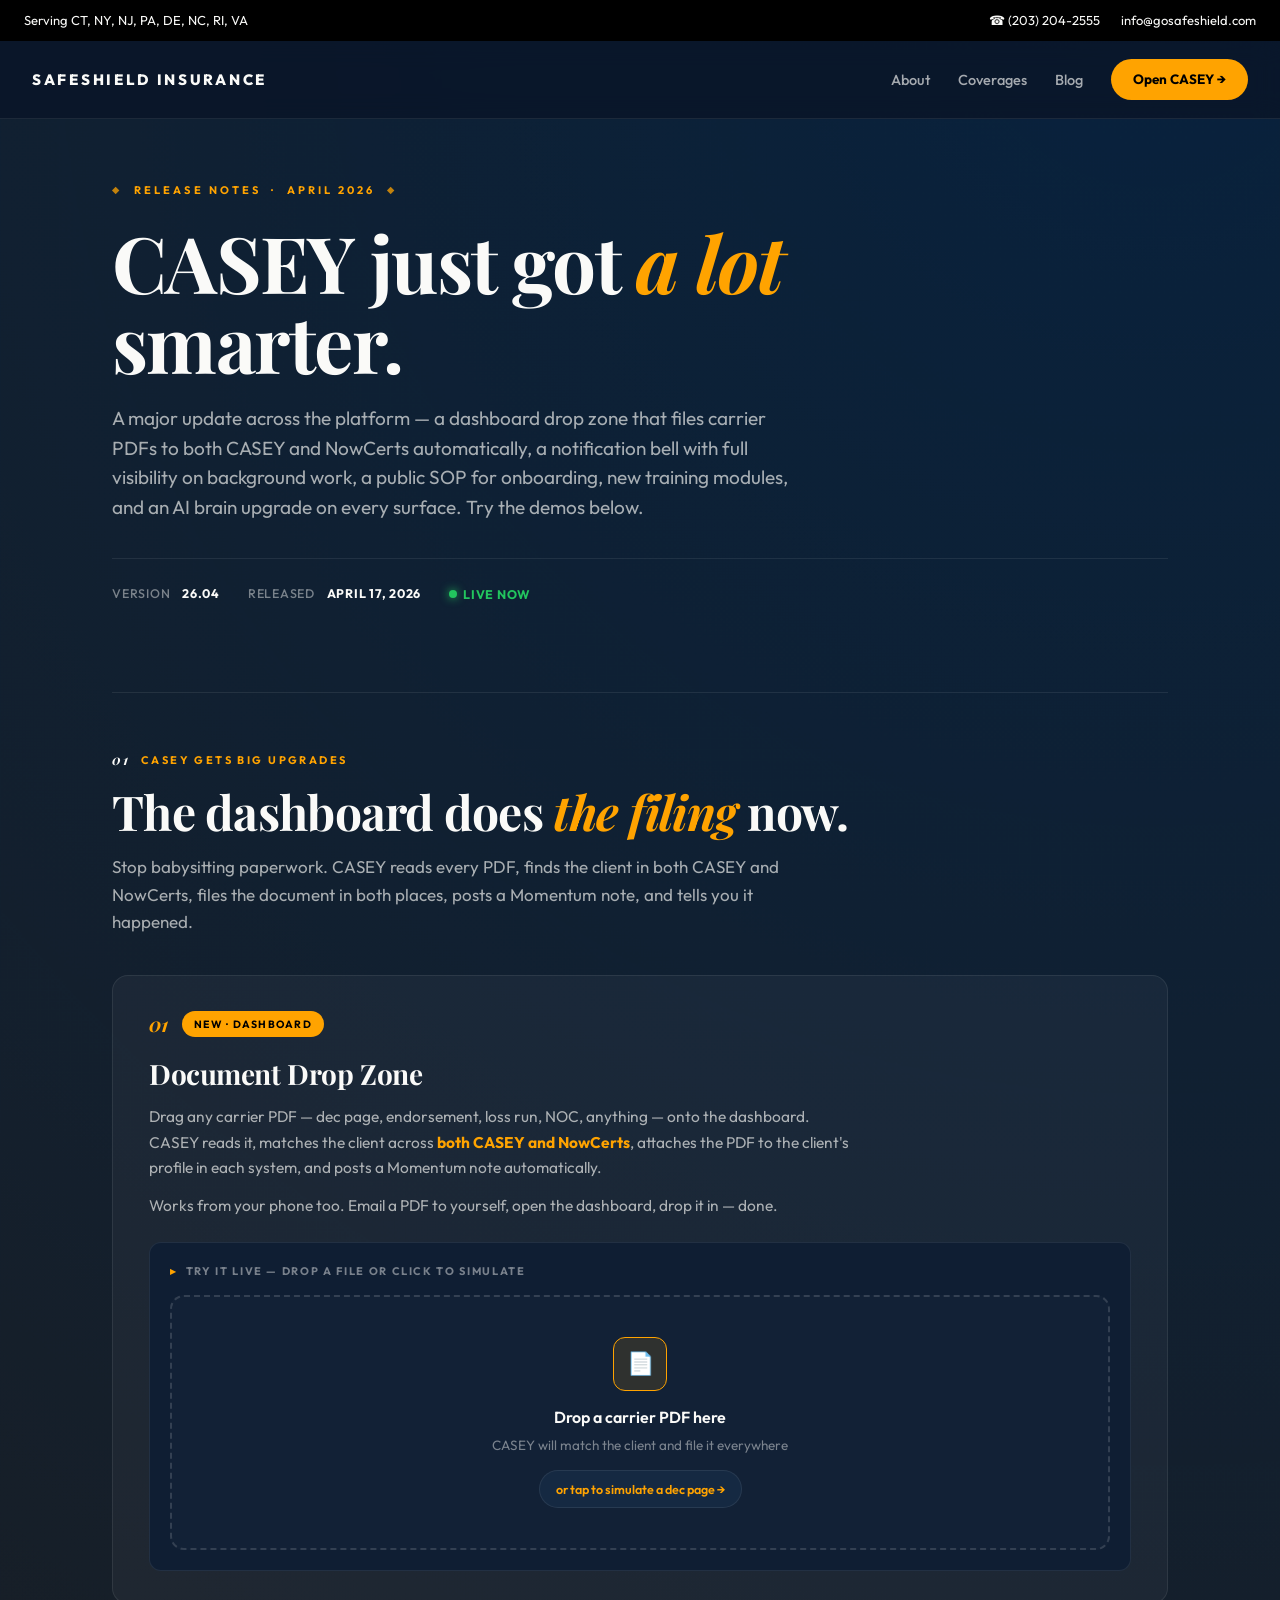
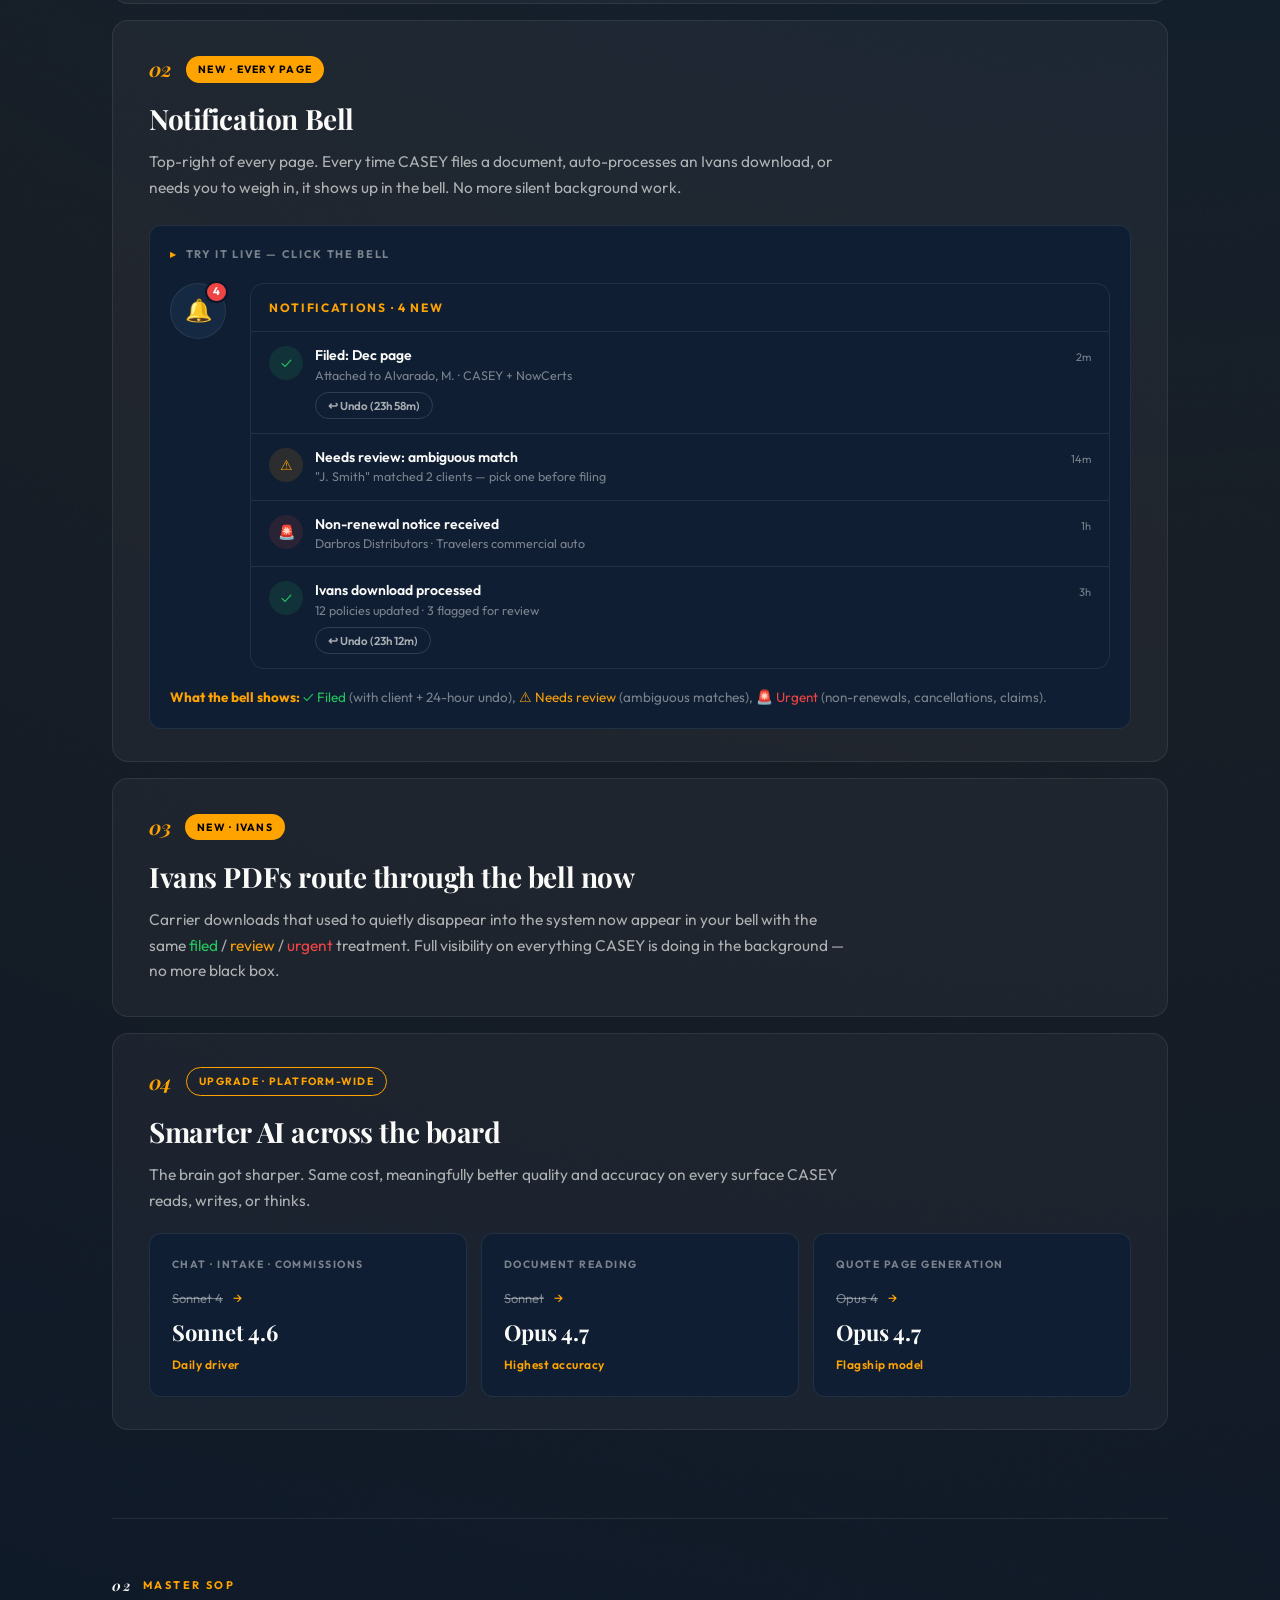
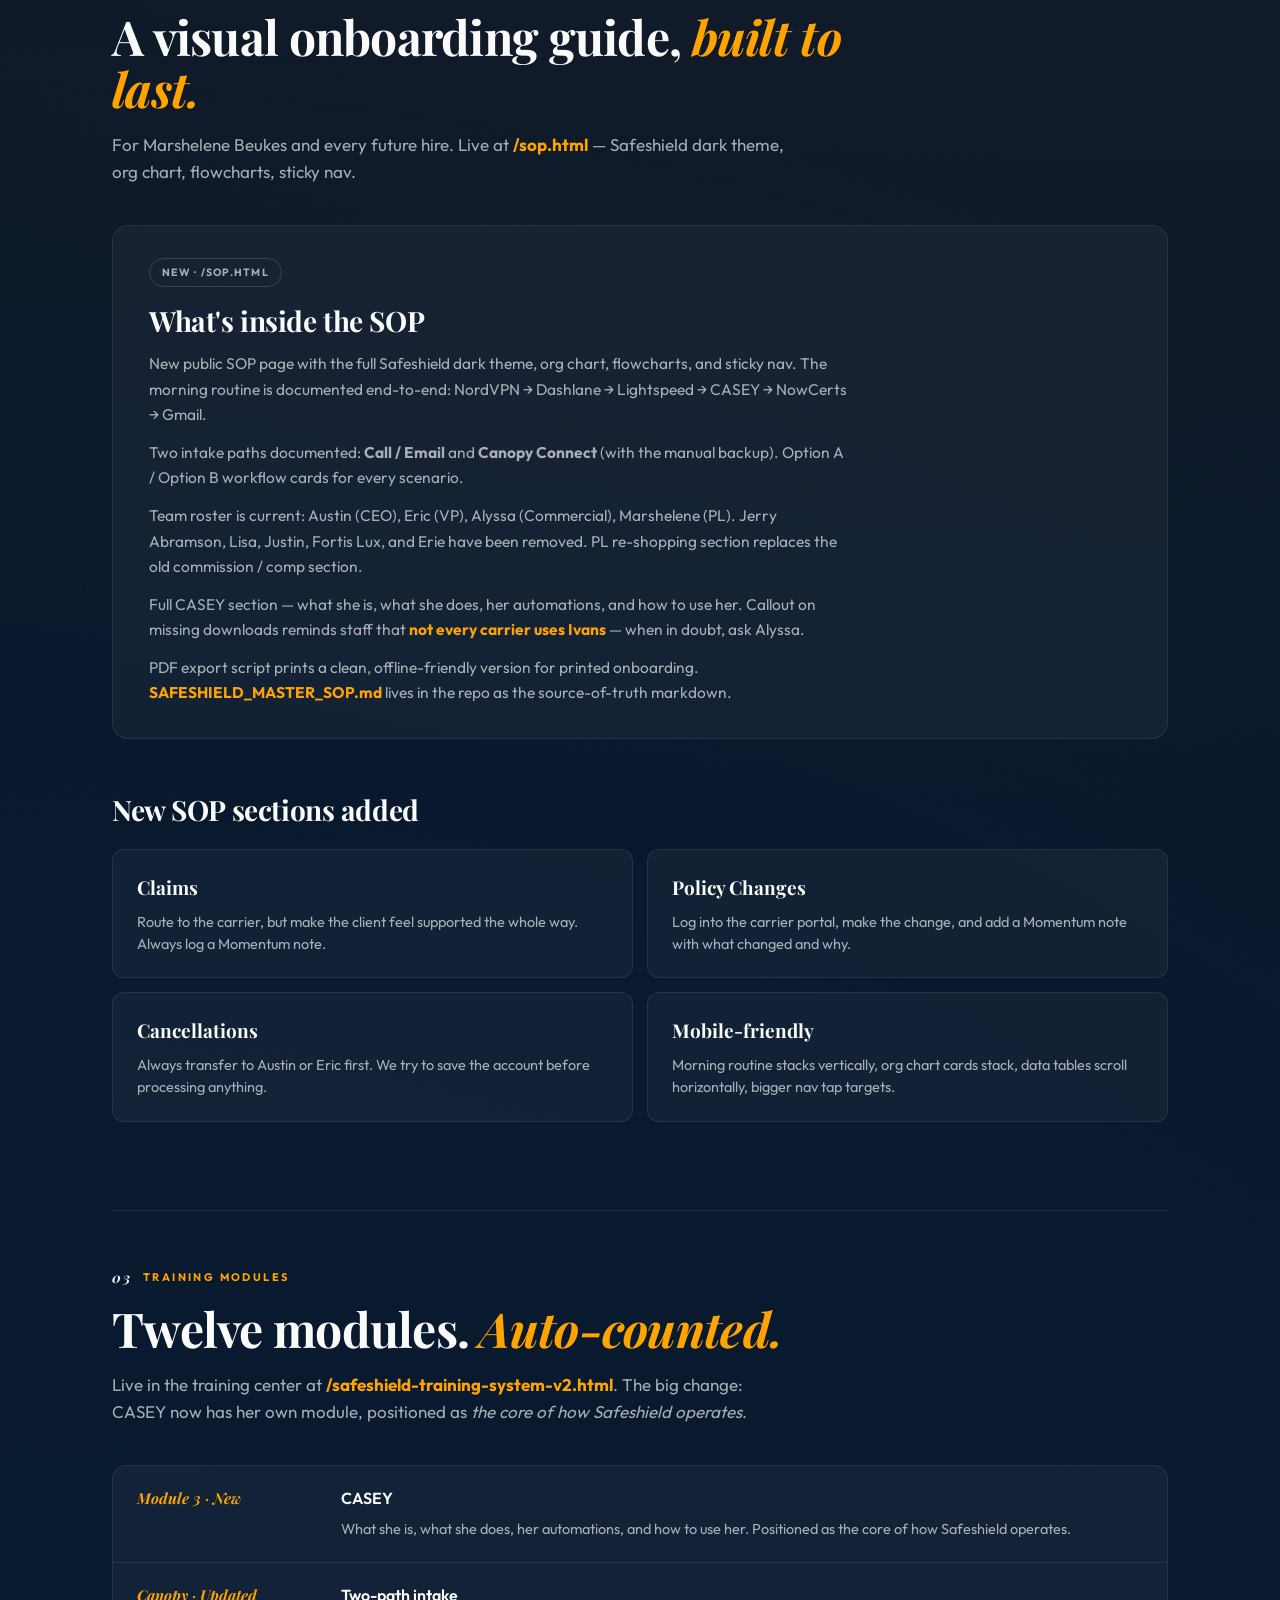
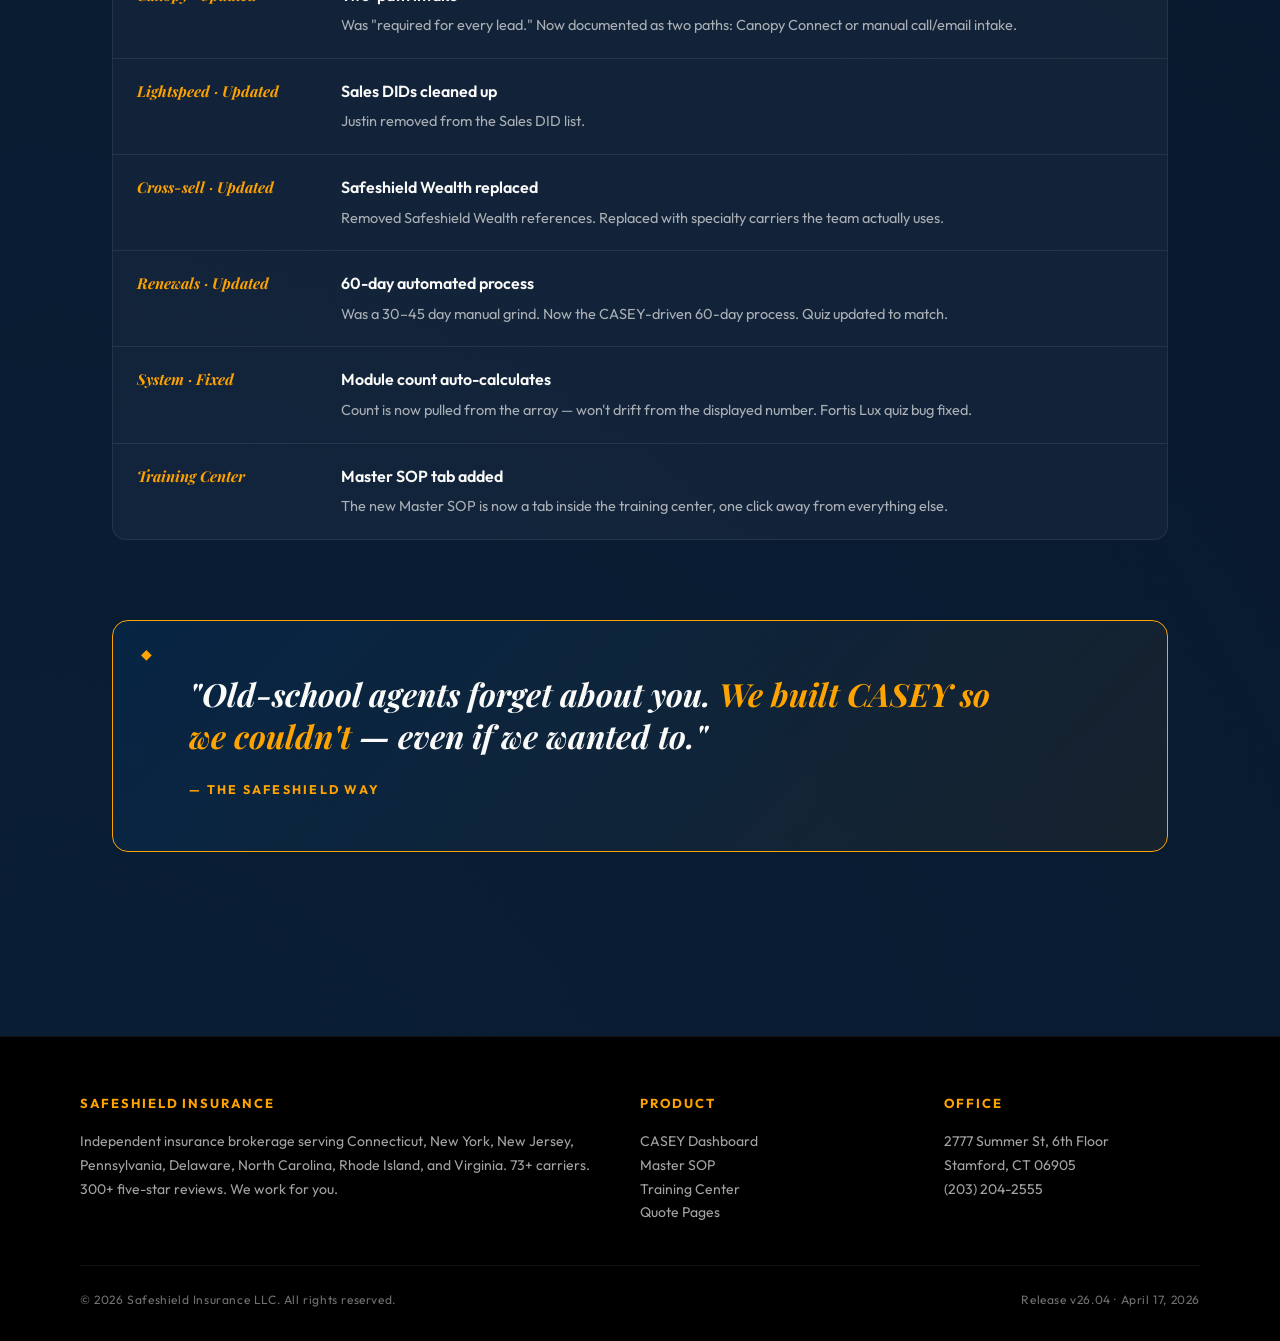
<file: index.html>
<!DOCTYPE html>
<html lang="en">
<head>
<meta charset="UTF-8" />
<meta name="viewport" content="width=device-width, initial-scale=1.0" />
<title>CASEY Release — April 2026 · Safeshield Insurance</title>
<link rel="preconnect" href="https://fonts.googleapis.com" />
<link rel="preconnect" href="https://fonts.gstatic.com" crossorigin />
<link href="https://fonts.googleapis.com/css2?family=Playfair+Display:ital,wght@0,700;0,900;1,700&family=Outfit:wght@300;400;500;600;700;800&display=swap" rel="stylesheet" />
<style>
  :root {
    --bg:           #0a1628;
    --bg-2:         #0f1e33;
    --bg-elevated:  #152942;
    --bg-card:      rgba(255,255,255,0.04);
    --border:       rgba(255,255,255,0.08);
    --border-lg:    rgba(255,255,255,0.14);
    --text:         #FAFAF8;
    --text-dim:     rgba(250,250,248,0.65);
    --text-faint:   rgba(250,250,248,0.45);
    --gold:         #FFA300;
    --gold-soft:    rgba(255,163,0,0.12);
    --gold-glow:    rgba(255,163,0,0.25);
    --navy:         #004B89;
    --green:        #22c55e;
    --green-soft:   rgba(34,197,94,0.12);
    --red:          #ef4444;
    --red-soft:     rgba(239,68,68,0.12);
    --amber:        #f59e0b;
    --amber-soft:   rgba(245,158,11,0.12);
  }

  * { box-sizing: border-box; margin: 0; padding: 0; }

  html, body {
    background: var(--bg);
    color: var(--text);
    font-family: 'Outfit', -apple-system, BlinkMacSystemFont, sans-serif;
    font-size: 16px;
    line-height: 1.6;
    font-weight: 400;
    -webkit-font-smoothing: antialiased;
  }

  body {
    background:
      radial-gradient(circle at 90% 0%, rgba(0,75,137,0.22) 0%, rgba(255,163,0,0.06) 35%, transparent 65%),
      radial-gradient(circle at 0% 100%, rgba(0,75,137,0.15), transparent 55%),
      var(--bg);
    min-height: 100vh;
    overflow-x: hidden;
  }

  h1, h2, h3, h4 { font-family: 'Playfair Display', Georgia, serif; }

  /* TOP BAR (matches gosafeshield.com) */
  .topbar {
    background: #000;
    color: var(--text);
    padding: 10px 24px;
    font-size: 13px;
    display: flex;
    justify-content: space-between;
    align-items: center;
  }
  .topbar a { color: var(--text); text-decoration: none; margin-left: 18px; }
  .topbar a:hover { color: var(--gold); }

  /* NAV */
  .nav {
    background: rgba(10,22,40,0.85);
    backdrop-filter: blur(12px);
    -webkit-backdrop-filter: blur(12px);
    border-bottom: 1px solid var(--border);
    padding: 18px 32px;
    display: flex;
    justify-content: space-between;
    align-items: center;
    position: sticky;
    top: 0;
    z-index: 100;
  }
  .wordmark {
    font-weight: 800;
    font-size: 15px;
    letter-spacing: 0.18em;
    color: var(--text);
    text-decoration: none;
  }
  .nav-links {
    display: flex;
    gap: 28px;
    align-items: center;
    font-size: 14.5px;
    font-weight: 500;
  }
  .nav-links a { color: var(--text-dim); text-decoration: none; transition: color .2s; }
  .nav-links a:hover { color: var(--gold); }
  .nav-pill {
    background: var(--gold);
    color: #000 !important;
    padding: 10px 22px;
    border-radius: 100px;
    font-weight: 700;
    font-size: 13.5px;
    transition: all .2s;
  }
  .nav-pill:hover { background: #ffb938; transform: translateY(-1px); }

  .wrap { max-width: 1120px; margin: 0 auto; padding: 56px 32px 80px; }

  /* HERO */
  .hero-eyebrow {
    font-size: 11px;
    font-weight: 700;
    letter-spacing: 0.28em;
    text-transform: uppercase;
    color: var(--gold);
    margin-bottom: 24px;
    display: inline-flex;
    align-items: center;
    gap: 12px;
  }
  .hero-eyebrow::before,
  .hero-eyebrow::after { content: "◆"; font-size: 9px; opacity: 0.75; }

  h1 {
    font-weight: 700;
    font-size: clamp(46px, 6.8vw, 78px);
    line-height: 1.02;
    letter-spacing: -0.02em;
    margin-bottom: 22px;
    max-width: 960px;
  }
  h1 em { font-style: italic; color: var(--gold); font-weight: 700; }

  .hero-lede {
    font-size: 19px;
    line-height: 1.55;
    color: var(--text-dim);
    max-width: 680px;
    margin-bottom: 36px;
  }

  .hero-meta {
    display: flex;
    flex-wrap: wrap;
    gap: 28px;
    padding-top: 24px;
    border-top: 1px solid var(--border);
    font-size: 12.5px;
    color: var(--text-faint);
    font-weight: 500;
    letter-spacing: 0.06em;
    text-transform: uppercase;
  }
  .hero-meta strong { color: var(--text); font-weight: 700; margin-left: 8px; }
  .status-live {
    color: var(--green) !important;
    font-weight: 700 !important;
    display: inline-flex;
    align-items: center;
    gap: 6px;
  }
  .status-live::before {
    content: "";
    width: 8px; height: 8px;
    background: var(--green);
    border-radius: 50%;
    box-shadow: 0 0 10px var(--green);
    animation: pulse 1.8s ease-in-out infinite;
  }
  @keyframes pulse {
    0%, 100% { opacity: 1; }
    50% { opacity: 0.4; }
  }

  /* SECTION */
  .section { margin-top: 88px; padding-top: 56px; border-top: 1px solid var(--border); }
  .section-eyebrow {
    font-size: 11px;
    font-weight: 700;
    letter-spacing: 0.22em;
    text-transform: uppercase;
    color: var(--gold);
    margin-bottom: 14px;
    display: flex;
    align-items: center;
    gap: 10px;
  }
  .section-eyebrow .num {
    font-family: 'Playfair Display', serif;
    color: var(--text);
    font-size: 14px;
    font-style: italic;
    font-weight: 700;
  }
  h2 {
    font-weight: 700;
    font-size: clamp(32px, 4.4vw, 48px);
    line-height: 1.08;
    letter-spacing: -0.015em;
    margin-bottom: 16px;
    max-width: 800px;
  }
  h2 em { font-style: italic; color: var(--gold); font-weight: 700; }
  .section-intro {
    font-size: 17px;
    color: var(--text-dim);
    line-height: 1.6;
    max-width: 680px;
    margin-bottom: 40px;
  }

  /* FEATURE CARDS */
  .feature-grid {
    display: grid;
    grid-template-columns: 1fr;
    gap: 16px;
  }
  .feature {
    background: var(--bg-card);
    border: 1px solid var(--border);
    border-radius: 16px;
    padding: 32px 36px;
    transition: border-color .3s, transform .3s;
  }
  .feature:hover { border-color: var(--border-lg); }
  .feature-head {
    display: flex;
    align-items: center;
    gap: 14px;
    margin-bottom: 18px;
    flex-wrap: wrap;
  }
  .pill {
    display: inline-block;
    font-size: 10.5px;
    font-weight: 700;
    letter-spacing: 0.12em;
    text-transform: uppercase;
    padding: 5px 12px;
    border-radius: 100px;
  }
  .pill-new   { background: var(--gold); color: #000; }
  .pill-up    { background: transparent; border: 1px solid var(--gold); color: var(--gold); }
  .pill-ghost { background: transparent; border: 1px solid var(--border-lg); color: var(--text-dim); }
  .feature-num {
    font-family: 'Playfair Display', serif;
    color: var(--gold);
    font-size: 20px;
    font-style: italic;
    font-weight: 700;
  }
  .feature h3 {
    font-weight: 700;
    font-size: 28px;
    line-height: 1.15;
    letter-spacing: -0.015em;
    margin-bottom: 14px;
  }
  .feature p {
    color: var(--text-dim);
    font-size: 15.5px;
    line-height: 1.65;
    margin-bottom: 12px;
    max-width: 700px;
  }
  .feature p:last-child { margin-bottom: 0; }

  /* ════════ INTERACTIVE: DROP ZONE DEMO ════════ */
  .demo-box {
    margin-top: 24px;
    background: var(--bg-2);
    border: 1px solid var(--border);
    border-radius: 12px;
    padding: 20px;
  }
  .demo-label {
    font-size: 11px;
    font-weight: 700;
    letter-spacing: 0.15em;
    text-transform: uppercase;
    color: var(--text-faint);
    margin-bottom: 14px;
    display: flex;
    align-items: center;
    gap: 8px;
  }
  .demo-label::before {
    content: "▸";
    color: var(--gold);
  }

  .dropzone {
    border: 2px dashed var(--border-lg);
    border-radius: 14px;
    padding: 40px 20px;
    text-align: center;
    transition: all .25s;
    cursor: pointer;
    background: rgba(255,255,255,0.015);
  }
  .dropzone:hover,
  .dropzone.drag {
    border-color: var(--gold);
    background: var(--gold-soft);
  }
  .dropzone .icon-pdf {
    width: 54px; height: 54px;
    margin: 0 auto 14px;
    background: var(--gold-soft);
    border: 1px solid var(--gold);
    border-radius: 12px;
    display: flex;
    align-items: center;
    justify-content: center;
    font-size: 22px;
  }
  .dropzone .dz-title {
    font-weight: 600;
    font-size: 16px;
    color: var(--text);
    margin-bottom: 4px;
  }
  .dropzone .dz-sub {
    font-size: 13.5px;
    color: var(--text-faint);
  }
  .dropzone .dz-sample {
    margin-top: 14px;
    display: inline-block;
    background: var(--bg-elevated);
    border: 1px solid var(--border);
    padding: 8px 16px;
    border-radius: 100px;
    font-size: 12.5px;
    color: var(--gold);
    font-weight: 600;
    cursor: pointer;
    transition: all .2s;
  }
  .dropzone .dz-sample:hover { background: var(--gold-soft); }

  .dz-progress {
    display: none;
    margin-top: 18px;
  }
  .dz-progress.active { display: block; }

  .dz-step {
    display: grid;
    grid-template-columns: 28px 1fr auto;
    gap: 12px;
    align-items: center;
    padding: 12px 0;
    border-bottom: 1px solid var(--border);
    opacity: 0.35;
    transition: opacity .3s;
  }
  .dz-step:last-child { border-bottom: none; }
  .dz-step.active { opacity: 1; }
  .dz-step.done { opacity: 1; }
  .dz-step .step-icon {
    width: 28px; height: 28px;
    background: var(--bg-elevated);
    border: 1px solid var(--border);
    border-radius: 50%;
    display: flex;
    align-items: center;
    justify-content: center;
    font-size: 12px;
    color: var(--text-faint);
  }
  .dz-step.active .step-icon {
    border-color: var(--gold);
    color: var(--gold);
    animation: spin 1s linear infinite;
  }
  .dz-step.done .step-icon {
    background: var(--green-soft);
    border-color: var(--green);
    color: var(--green);
  }
  @keyframes spin { to { transform: rotate(360deg); } }

  .dz-step-title {
    font-weight: 600;
    font-size: 14.5px;
  }
  .dz-step-sub {
    font-size: 12.5px;
    color: var(--text-faint);
    margin-top: 2px;
  }

  .dz-result {
    display: none;
    margin-top: 16px;
    padding: 16px;
    background: var(--green-soft);
    border: 1px solid rgba(34,197,94,0.3);
    border-radius: 10px;
  }
  .dz-result.active { display: block; }
  .dz-result strong { color: var(--green); }
  .dz-result .chips {
    margin-top: 10px;
    display: flex;
    gap: 8px;
    flex-wrap: wrap;
  }
  .dz-chip {
    background: var(--bg-elevated);
    border: 1px solid var(--border);
    padding: 5px 11px;
    border-radius: 100px;
    font-size: 12px;
    color: var(--text-dim);
    display: inline-flex;
    align-items: center;
    gap: 6px;
  }
  .dz-chip strong { color: var(--gold); font-weight: 600; }
  .dz-reset {
    margin-top: 14px;
    background: transparent;
    border: 1px solid var(--border-lg);
    color: var(--text-dim);
    padding: 8px 18px;
    border-radius: 100px;
    font-family: inherit;
    font-size: 12.5px;
    font-weight: 600;
    cursor: pointer;
    transition: all .2s;
  }
  .dz-reset:hover { border-color: var(--gold); color: var(--gold); }

  /* ════════ INTERACTIVE: NOTIFICATION BELL ════════ */
  .bell-demo {
    display: grid;
    grid-template-columns: auto 1fr;
    gap: 24px;
    align-items: start;
    margin-top: 20px;
  }

  .bell-wrap {
    position: relative;
    width: 56px;
    height: 56px;
  }
  .bell-btn {
    width: 56px;
    height: 56px;
    border-radius: 50%;
    background: var(--bg-elevated);
    border: 1px solid var(--border);
    font-size: 22px;
    cursor: pointer;
    transition: all .25s;
    display: flex;
    align-items: center;
    justify-content: center;
    color: var(--text);
  }
  .bell-btn:hover {
    border-color: var(--gold);
    color: var(--gold);
    transform: translateY(-2px);
  }
  .bell-btn.ringing {
    animation: ring 0.6s ease-in-out;
    color: var(--gold);
    border-color: var(--gold);
  }
  @keyframes ring {
    0%, 100% { transform: rotate(0); }
    20% { transform: rotate(-18deg); }
    40% { transform: rotate(15deg); }
    60% { transform: rotate(-10deg); }
    80% { transform: rotate(6deg); }
  }
  .bell-count {
    position: absolute;
    top: -2px;
    right: -2px;
    background: var(--red);
    color: #fff;
    font-size: 11px;
    font-weight: 700;
    min-width: 22px;
    height: 22px;
    padding: 0 6px;
    border-radius: 100px;
    display: flex;
    align-items: center;
    justify-content: center;
    border: 2px solid var(--bg);
  }

  .bell-dropdown {
    background: var(--bg-2);
    border: 1px solid var(--border);
    border-radius: 14px;
    overflow: hidden;
    min-width: 360px;
  }
  .bell-header {
    padding: 14px 18px;
    border-bottom: 1px solid var(--border);
    font-size: 12px;
    font-weight: 700;
    letter-spacing: 0.14em;
    text-transform: uppercase;
    color: var(--gold);
  }
  .bell-list { list-style: none; }
  .bell-item {
    display: grid;
    grid-template-columns: 34px 1fr auto;
    gap: 12px;
    padding: 14px 18px;
    border-bottom: 1px solid var(--border);
    align-items: start;
    transition: background .2s;
  }
  .bell-item:last-child { border-bottom: none; }
  .bell-item:hover { background: rgba(255,255,255,0.02); }
  .bell-item .ico {
    width: 34px; height: 34px;
    border-radius: 50%;
    display: flex;
    align-items: center;
    justify-content: center;
    font-size: 14px;
    flex-shrink: 0;
  }
  .bell-item .ico.ok    { background: var(--green-soft); color: var(--green); }
  .bell-item .ico.rev   { background: var(--amber-soft); color: var(--amber); }
  .bell-item .ico.urg   { background: var(--red-soft);   color: var(--red);   }
  .bell-item .t {
    font-size: 14px;
    font-weight: 600;
    color: var(--text);
    margin-bottom: 2px;
    line-height: 1.3;
  }
  .bell-item .s {
    font-size: 12.5px;
    color: var(--text-faint);
    line-height: 1.4;
  }
  .bell-item .when {
    font-size: 11px;
    color: var(--text-faint);
    white-space: nowrap;
    margin-top: 3px;
  }
  .bell-item .undo {
    grid-column: 1 / -1;
    margin-top: 8px;
    background: transparent;
    border: 1px solid var(--border-lg);
    color: var(--text-dim);
    padding: 5px 12px;
    border-radius: 100px;
    font-family: inherit;
    font-size: 11.5px;
    font-weight: 600;
    cursor: pointer;
    transition: all .2s;
    justify-self: start;
  }
  .bell-item .undo:hover { border-color: var(--gold); color: var(--gold); }
  .bell-item .undo.done {
    background: var(--green-soft);
    border-color: var(--green);
    color: var(--green);
    cursor: default;
  }

  /* AI MODEL GRID */
  .ai-grid {
    display: grid;
    grid-template-columns: repeat(3, 1fr);
    gap: 14px;
    margin-top: 20px;
  }
  .ai-card {
    background: var(--bg-2);
    border: 1px solid var(--border);
    border-radius: 12px;
    padding: 22px;
    transition: all .25s;
    cursor: pointer;
  }
  .ai-card:hover {
    border-color: var(--gold);
    transform: translateY(-3px);
    background: linear-gradient(135deg, rgba(0,75,137,0.12), rgba(255,163,0,0.05));
  }
  .ai-card .where {
    font-size: 10.5px;
    font-weight: 700;
    letter-spacing: 0.14em;
    text-transform: uppercase;
    color: var(--text-faint);
    margin-bottom: 14px;
  }
  .ai-card .transition {
    display: flex;
    align-items: baseline;
    gap: 10px;
    margin-bottom: 6px;
  }
  .ai-card .from {
    font-size: 13px;
    color: var(--text-faint);
    text-decoration: line-through;
  }
  .ai-card .arrow { color: var(--gold); font-size: 14px; }
  .ai-card .to {
    font-family: 'Playfair Display', serif;
    font-size: 22px;
    color: var(--text);
    font-weight: 700;
  }
  .ai-card .role {
    font-size: 12px;
    color: var(--gold);
    font-weight: 600;
    letter-spacing: 0.04em;
    margin-top: 4px;
  }

  /* SOP GRID */
  .sop-grid {
    display: grid;
    grid-template-columns: repeat(2, 1fr);
    gap: 14px;
    margin-top: 24px;
  }
  .sop-card {
    background: var(--bg-card);
    border: 1px solid var(--border);
    border-radius: 12px;
    padding: 22px 24px;
    transition: all .25s;
  }
  .sop-card:hover { border-color: var(--gold); transform: translateY(-2px); }
  .sop-card h4 {
    font-weight: 700;
    font-size: 19px;
    color: var(--text);
    margin-bottom: 8px;
  }
  .sop-card p { font-size: 14.5px; color: var(--text-dim); line-height: 1.55; }

  /* TRAINING TABLE */
  .train-table {
    margin-top: 24px;
    background: var(--bg-card);
    border: 1px solid var(--border);
    border-radius: 14px;
    overflow: hidden;
  }
  .train-row {
    display: grid;
    grid-template-columns: 180px 1fr;
    gap: 24px;
    padding: 20px 24px;
    border-bottom: 1px solid var(--border);
    align-items: baseline;
    transition: background .2s;
  }
  .train-row:last-child { border-bottom: none; }
  .train-row:hover { background: rgba(255,255,255,0.02); }
  .train-row .mod {
    font-family: 'Playfair Display', serif;
    font-style: italic;
    color: var(--gold);
    font-size: 15px;
    font-weight: 700;
  }
  .train-row strong {
    display: block;
    font-size: 16px;
    color: var(--text);
    font-weight: 600;
    margin-bottom: 4px;
  }
  .train-row span { font-size: 14.5px; color: var(--text-dim); line-height: 1.55; }

  /* PULL QUOTE */
  .pullquote {
    margin: 80px 0 24px;
    padding: 52px 44px;
    background: linear-gradient(135deg, rgba(0,75,137,0.2), rgba(255,163,0,0.06));
    border: 1px solid var(--gold);
    border-radius: 16px;
    position: relative;
  }
  .pullquote::before {
    content: "◆";
    position: absolute;
    top: 22px;
    left: 28px;
    color: var(--gold);
    font-size: 14px;
  }
  .pullquote p {
    font-family: 'Playfair Display', serif;
    font-style: italic;
    font-size: clamp(22px, 3vw, 32px);
    line-height: 1.32;
    max-width: 860px;
    padding-left: 32px;
    font-weight: 700;
  }
  .pullquote p em { color: var(--gold); font-style: italic; }
  .pullquote cite {
    display: block;
    font-family: 'Outfit', sans-serif;
    font-style: normal;
    font-size: 12.5px;
    letter-spacing: 0.18em;
    text-transform: uppercase;
    color: var(--gold);
    margin-top: 22px;
    padding-left: 32px;
    font-weight: 700;
  }

  /* FOOTER */
  .footer {
    background: #000;
    padding: 56px 32px 32px;
    margin-top: 80px;
    border-top: 1px solid var(--border);
  }
  .footer-inner {
    max-width: 1120px;
    margin: 0 auto;
    display: grid;
    grid-template-columns: 2fr 1fr 1fr;
    gap: 48px;
  }
  .footer h5 {
    font-family: 'Outfit', sans-serif;
    font-size: 13px;
    letter-spacing: 0.15em;
    text-transform: uppercase;
    color: var(--gold);
    margin-bottom: 16px;
    font-weight: 700;
  }
  .footer p, .footer li { font-size: 14px; line-height: 1.7; color: var(--text-dim); }
  .footer ul { list-style: none; }
  .footer a { color: var(--text-dim); text-decoration: none; }
  .footer a:hover { color: var(--gold); }
  .footer-bottom {
    max-width: 1120px;
    margin: 40px auto 0;
    padding-top: 24px;
    border-top: 1px solid var(--border);
    font-size: 12px;
    color: var(--text-faint);
    display: flex;
    justify-content: space-between;
    letter-spacing: 0.05em;
  }

  /* Hero entry */
  @keyframes rise {
    from { opacity: 0; transform: translateY(16px); }
    to { opacity: 1; transform: translateY(0); }
  }
  .hero-eyebrow, h1, .hero-lede, .hero-meta {
    opacity: 0;
    animation: rise 0.7s ease-out forwards;
  }
  .hero-eyebrow { animation-delay: 0.05s; }
  h1 { animation-delay: 0.15s; }
  .hero-lede { animation-delay: 0.28s; }
  .hero-meta { animation-delay: 0.4s; }

  /* RESPONSIVE */
  @media (max-width: 768px) {
    .topbar { font-size: 11px; flex-direction: column; gap: 6px; }
    .topbar a { margin-left: 0; margin-right: 12px; }
    .nav { padding: 14px 18px; }
    .nav-links { gap: 12px; }
    .nav-links a:not(.nav-pill) { display: none; }

    .wrap { padding: 40px 20px 60px; }
    .section { margin-top: 60px; padding-top: 36px; }
    .feature { padding: 24px 22px; }
    .feature h3 { font-size: 22px; }

    .ai-grid { grid-template-columns: 1fr; }
    .sop-grid { grid-template-columns: 1fr; }

    .bell-demo { grid-template-columns: 1fr; justify-items: center; }
    .bell-dropdown { width: 100%; min-width: 0; }

    .train-row { grid-template-columns: 1fr; gap: 6px; padding: 16px 18px; }

    .pullquote { padding: 32px 22px 32px 28px; }
    .pullquote::before { top: 16px; left: 14px; }
    .pullquote p, .pullquote cite { padding-left: 14px; }

    .footer { padding: 40px 20px 28px; }
    .footer-inner { grid-template-columns: 1fr; gap: 32px; }
    .footer-bottom { flex-direction: column; gap: 8px; text-align: center; }
  }
</style>
</head>
<body>

<div class="topbar">
  <div>Serving CT, NY, NJ, PA, DE, NC, RI, VA</div>
  <div>
    <a href="tel:2032042555">☎ (203) 204-2555</a>
    <a href="mailto:info@gosafeshield.com">info@gosafeshield.com</a>
  </div>
</div>

<nav class="nav">
  <a href="https://gosafeshield.com" class="wordmark">SAFESHIELD INSURANCE</a>
  <div class="nav-links">
    <a href="https://gosafeshield.com/about-us">About</a>
    <a href="https://gosafeshield.com/coverages">Coverages</a>
    <a href="https://gosafeshield.com/blog">Blog</a>
    <a href="https://casey.gosafeshield.com" class="nav-pill">Open CASEY →</a>
  </div>
</nav>

<main class="wrap">

  <div class="hero-eyebrow">Release Notes &nbsp;·&nbsp; April 2026</div>
  <h1>CASEY just got <em>a lot</em> smarter.</h1>
  <p class="hero-lede">
    A major update across the platform — a dashboard drop zone that files carrier PDFs
    to both CASEY and NowCerts automatically, a notification bell with full visibility
    on background work, a public SOP for onboarding, new training modules, and an AI
    brain upgrade on every surface. Try the demos below.
  </p>
  <div class="hero-meta">
    <div>Version <strong>26.04</strong></div>
    <div>Released <strong>April 17, 2026</strong></div>
    <div><span class="status-live">Live now</span></div>
  </div>

  <!-- ═══ SECTION 01 · CASEY UPGRADES ═══ -->
  <section class="section">
    <div class="section-eyebrow"><span class="num">01</span> CASEY gets big upgrades</div>
    <h2>The dashboard does <em>the filing</em> now.</h2>
    <p class="section-intro">
      Stop babysitting paperwork. CASEY reads every PDF, finds the client in both
      CASEY and NowCerts, files the document in both places, posts a Momentum note,
      and tells you it happened.
    </p>

    <div class="feature-grid">

      <!-- Feature 1 — DROP ZONE (INTERACTIVE) -->
      <article class="feature">
        <div class="feature-head">
          <span class="feature-num">01</span>
          <span class="pill pill-new">New · Dashboard</span>
        </div>
        <h3>Document Drop Zone</h3>
        <p>
          Drag any carrier PDF — dec page, endorsement, loss run, NOC, anything — onto
          the dashboard. CASEY reads it, matches the client across
          <strong style="color: var(--gold);">both CASEY and NowCerts</strong>, attaches
          the PDF to the client's profile in each system, and posts a Momentum note
          automatically.
        </p>
        <p>Works from your phone too. Email a PDF to yourself, open the dashboard, drop it in — done.</p>

        <div class="demo-box">
          <div class="demo-label">Try it live — drop a file or click to simulate</div>

          <div class="dropzone" id="dz" tabindex="0">
            <div class="icon-pdf">📄</div>
            <div class="dz-title">Drop a carrier PDF here</div>
            <div class="dz-sub">CASEY will match the client and file it everywhere</div>
            <div class="dz-sample" id="dz-sample">or tap to simulate a dec page →</div>
          </div>

          <div class="dz-progress" id="dz-prog">
            <div class="dz-step" id="dz-s1">
              <div class="step-icon">1</div>
              <div>
                <div class="dz-step-title">Reading PDF with Opus 4.7</div>
                <div class="dz-step-sub">Extracting carrier, named insured, policy number, effective date…</div>
              </div>
            </div>
            <div class="dz-step" id="dz-s2">
              <div class="step-icon">2</div>
              <div>
                <div class="dz-step-title">Matching client in CASEY + NowCerts</div>
                <div class="dz-step-sub">Searching households by name, address, policy number…</div>
              </div>
            </div>
            <div class="dz-step" id="dz-s3">
              <div class="step-icon">3</div>
              <div>
                <div class="dz-step-title">Attaching to client profile (both systems)</div>
                <div class="dz-step-sub">Uploading PDF to CASEY vault and NowCerts Documents…</div>
              </div>
            </div>
            <div class="dz-step" id="dz-s4">
              <div class="step-icon">4</div>
              <div>
                <div class="dz-step-title">Creating Momentum note</div>
                <div class="dz-step-sub">Filed via CASEY Drop Zone · April 17, 2026 · Austin</div>
              </div>
            </div>
          </div>

          <div class="dz-result" id="dz-done">
            <strong>✅ Filed successfully.</strong>
            <div style="color: var(--text-dim); font-size: 14px; margin-top: 4px;">
              Matched to <strong style="color: var(--text);">Alvarado, Maria</strong> — dec page attached in both CASEY and NowCerts. Momentum note created.
            </div>
            <div class="chips">
              <div class="dz-chip">Client: <strong>Alvarado, M.</strong></div>
              <div class="dz-chip">Carrier: <strong>Travelers</strong></div>
              <div class="dz-chip">Type: <strong>Dec page</strong></div>
              <div class="dz-chip">Policy: <strong>HO-8244XXX</strong></div>
            </div>
            <button class="dz-reset" id="dz-reset">Reset demo</button>
          </div>
        </div>
      </article>

      <!-- Feature 2 — NOTIFICATION BELL (INTERACTIVE) -->
      <article class="feature">
        <div class="feature-head">
          <span class="feature-num">02</span>
          <span class="pill pill-new">New · Every page</span>
        </div>
        <h3>Notification Bell</h3>
        <p>
          Top-right of every page. Every time CASEY files a document, auto-processes
          an Ivans download, or needs you to weigh in, it shows up in the bell.
          No more silent background work.
        </p>

        <div class="demo-box">
          <div class="demo-label">Try it live — click the bell</div>

          <div class="bell-demo">
            <div class="bell-wrap">
              <button class="bell-btn" id="bell-btn" aria-label="Notifications">🔔</button>
              <span class="bell-count" id="bell-count">4</span>
            </div>

            <div class="bell-dropdown" id="bell-panel">
              <div class="bell-header">Notifications · 4 new</div>
              <ul class="bell-list">
                <li class="bell-item">
                  <div class="ico ok">✓</div>
                  <div>
                    <div class="t">Filed: Dec page</div>
                    <div class="s">Attached to Alvarado, M. · CASEY + NowCerts</div>
                    <button class="undo" data-undo="1">↩ Undo (23h 58m)</button>
                  </div>
                  <div class="when">2m</div>
                </li>
                <li class="bell-item">
                  <div class="ico rev">⚠</div>
                  <div>
                    <div class="t">Needs review: ambiguous match</div>
                    <div class="s">"J. Smith" matched 2 clients — pick one before filing</div>
                  </div>
                  <div class="when">14m</div>
                </li>
                <li class="bell-item">
                  <div class="ico urg">🚨</div>
                  <div>
                    <div class="t">Non-renewal notice received</div>
                    <div class="s">Darbros Distributors · Travelers commercial auto</div>
                  </div>
                  <div class="when">1h</div>
                </li>
                <li class="bell-item">
                  <div class="ico ok">✓</div>
                  <div>
                    <div class="t">Ivans download processed</div>
                    <div class="s">12 policies updated · 3 flagged for review</div>
                    <button class="undo" data-undo="2">↩ Undo (23h 12m)</button>
                  </div>
                  <div class="when">3h</div>
                </li>
              </ul>
            </div>
          </div>

          <div style="margin-top: 18px; font-size: 13.5px; color: var(--text-faint); line-height: 1.55;">
            <strong style="color: var(--gold);">What the bell shows:</strong>
            <span style="color: var(--green);">✓ Filed</span> (with client + 24-hour undo),
            <span style="color: var(--amber);">⚠ Needs review</span> (ambiguous matches),
            <span style="color: var(--red);">🚨 Urgent</span> (non-renewals, cancellations, claims).
          </div>
        </div>
      </article>

      <!-- Feature 3 — IVANS -->
      <article class="feature">
        <div class="feature-head">
          <span class="feature-num">03</span>
          <span class="pill pill-new">New · Ivans</span>
        </div>
        <h3>Ivans PDFs route through the bell now</h3>
        <p>
          Carrier downloads that used to quietly disappear into the system now appear
          in your bell with the same <span style="color: var(--green);">filed</span> /
          <span style="color: var(--amber);">review</span> /
          <span style="color: var(--red);">urgent</span> treatment. Full visibility on
          everything CASEY is doing in the background — no more black box.
        </p>
      </article>

      <!-- Feature 4 — AI MODEL UPGRADES -->
      <article class="feature">
        <div class="feature-head">
          <span class="feature-num">04</span>
          <span class="pill pill-up">Upgrade · Platform-wide</span>
        </div>
        <h3>Smarter AI across the board</h3>
        <p>
          The brain got sharper. Same cost, meaningfully better quality and accuracy
          on every surface CASEY reads, writes, or thinks.
        </p>
        <div class="ai-grid">
          <div class="ai-card">
            <div class="where">Chat · Intake · Commissions</div>
            <div class="transition">
              <span class="from">Sonnet 4</span>
              <span class="arrow">→</span>
            </div>
            <div class="to">Sonnet 4.6</div>
            <div class="role">Daily driver</div>
          </div>
          <div class="ai-card">
            <div class="where">Document reading</div>
            <div class="transition">
              <span class="from">Sonnet</span>
              <span class="arrow">→</span>
            </div>
            <div class="to">Opus 4.7</div>
            <div class="role">Highest accuracy</div>
          </div>
          <div class="ai-card">
            <div class="where">Quote page generation</div>
            <div class="transition">
              <span class="from">Opus 4</span>
              <span class="arrow">→</span>
            </div>
            <div class="to">Opus 4.7</div>
            <div class="role">Flagship model</div>
          </div>
        </div>
      </article>

    </div>
  </section>

  <!-- ═══ SECTION 02 · MASTER SOP ═══ -->
  <section class="section">
    <div class="section-eyebrow"><span class="num">02</span> Master SOP</div>
    <h2>A visual onboarding guide, <em>built to last.</em></h2>
    <p class="section-intro">
      For Marshelene Beukes and every future hire. Live at
      <strong style="color: var(--gold);">/sop.html</strong> — Safeshield dark theme,
      org chart, flowcharts, sticky nav.
    </p>

    <div class="feature-grid">
      <article class="feature">
        <div class="feature-head">
          <span class="pill pill-ghost">New · /sop.html</span>
        </div>
        <h3>What's inside the SOP</h3>
        <p>
          New public SOP page with the full Safeshield dark theme, org chart, flowcharts,
          and sticky nav. The morning routine is documented end-to-end:
          NordVPN → Dashlane → Lightspeed → CASEY → NowCerts → Gmail.
        </p>
        <p>
          Two intake paths documented: <strong>Call / Email</strong> and
          <strong>Canopy Connect</strong> (with the manual backup). Option A / Option B
          workflow cards for every scenario.
        </p>
        <p>
          Team roster is current: Austin (CEO), Eric (VP), Alyssa (Commercial),
          Marshelene (PL). Jerry Abramson, Lisa, Justin, Fortis Lux, and Erie have
          been removed. PL re-shopping section replaces the old commission / comp section.
        </p>
        <p>
          Full CASEY section — what she is, what she does, her automations, and how to
          use her. Callout on missing downloads reminds staff that
          <strong style="color: var(--gold);">not every carrier uses Ivans</strong> —
          when in doubt, ask Alyssa.
        </p>
        <p>
          PDF export script prints a clean, offline-friendly version for printed
          onboarding. <strong style="color: var(--gold);">SAFESHIELD_MASTER_SOP.md</strong>
          lives in the repo as the source-of-truth markdown.
        </p>
      </article>
    </div>

    <h2 style="font-size: 28px; margin-top: 56px; margin-bottom: 12px;">New SOP sections added</h2>
    <div class="sop-grid">
      <div class="sop-card">
        <h4>Claims</h4>
        <p>Route to the carrier, but make the client feel supported the whole way. Always log a Momentum note.</p>
      </div>
      <div class="sop-card">
        <h4>Policy Changes</h4>
        <p>Log into the carrier portal, make the change, and add a Momentum note with what changed and why.</p>
      </div>
      <div class="sop-card">
        <h4>Cancellations</h4>
        <p>Always transfer to Austin or Eric first. We try to save the account before processing anything.</p>
      </div>
      <div class="sop-card">
        <h4>Mobile-friendly</h4>
        <p>Morning routine stacks vertically, org chart cards stack, data tables scroll horizontally, bigger nav tap targets.</p>
      </div>
    </div>
  </section>

  <!-- ═══ SECTION 03 · TRAINING MODULES ═══ -->
  <section class="section">
    <div class="section-eyebrow"><span class="num">03</span> Training Modules</div>
    <h2>Twelve modules. <em>Auto-counted.</em></h2>
    <p class="section-intro">
      Live in the training center at
      <strong style="color: var(--gold);">/safeshield-training-system-v2.html</strong>.
      The big change: CASEY now has her own module, positioned as
      <em>the core of how Safeshield operates</em>.
    </p>

    <div class="train-table">
      <div class="train-row">
        <div class="mod">Module 3 · New</div>
        <div>
          <strong>CASEY</strong>
          <span>What she is, what she does, her automations, and how to use her. Positioned as the core of how Safeshield operates.</span>
        </div>
      </div>
      <div class="train-row">
        <div class="mod">Canopy · Updated</div>
        <div>
          <strong>Two-path intake</strong>
          <span>Was "required for every lead." Now documented as two paths: Canopy Connect or manual call/email intake.</span>
        </div>
      </div>
      <div class="train-row">
        <div class="mod">Lightspeed · Updated</div>
        <div>
          <strong>Sales DIDs cleaned up</strong>
          <span>Justin removed from the Sales DID list.</span>
        </div>
      </div>
      <div class="train-row">
        <div class="mod">Cross-sell · Updated</div>
        <div>
          <strong>Safeshield Wealth replaced</strong>
          <span>Removed Safeshield Wealth references. Replaced with specialty carriers the team actually uses.</span>
        </div>
      </div>
      <div class="train-row">
        <div class="mod">Renewals · Updated</div>
        <div>
          <strong>60-day automated process</strong>
          <span>Was a 30–45 day manual grind. Now the CASEY-driven 60-day process. Quiz updated to match.</span>
        </div>
      </div>
      <div class="train-row">
        <div class="mod">System · Fixed</div>
        <div>
          <strong>Module count auto-calculates</strong>
          <span>Count is now pulled from the array — won't drift from the displayed number. Fortis Lux quiz bug fixed.</span>
        </div>
      </div>
      <div class="train-row">
        <div class="mod">Training Center</div>
        <div>
          <strong>Master SOP tab added</strong>
          <span>The new Master SOP is now a tab inside the training center, one click away from everything else.</span>
        </div>
      </div>
    </div>
  </section>

  <!-- PULL QUOTE -->
  <div class="pullquote">
    <p>"Old-school agents forget about you. <em>We built CASEY so we couldn't</em> — even if we wanted to."</p>
    <cite>— The Safeshield Way</cite>
  </div>

</main>

<footer class="footer">
  <div class="footer-inner">
    <div>
      <h5>SAFESHIELD INSURANCE</h5>
      <p>
        Independent insurance brokerage serving Connecticut, New York, New Jersey,
        Pennsylvania, Delaware, North Carolina, Rhode Island, and Virginia. 73+ carriers. 300+ five-star reviews. We work for you.
      </p>
    </div>
    <div>
      <h5>Product</h5>
      <ul>
        <li><a href="https://casey.gosafeshield.com">CASEY Dashboard</a></li>
        <li><a href="https://casey.gosafeshield.com/sop.html">Master SOP</a></li>
        <li><a href="https://casey.gosafeshield.com/safeshield-training-system-v2.html">Training Center</a></li>
        <li><a href="https://quotes.gosafeshield.com">Quote Pages</a></li>
      </ul>
    </div>
    <div>
      <h5>Office</h5>
      <p>
        2777 Summer St, 6th Floor<br/>
        Stamford, CT 06905<br/>
        <a href="tel:2032042555">(203) 204-2555</a>
      </p>
    </div>
  </div>
  <div class="footer-bottom">
    <div>© 2026 Safeshield Insurance LLC. All rights reserved.</div>
    <div>Release v26.04 · April 17, 2026</div>
  </div>
</footer>

<script>
  // ═══ DROP ZONE INTERACTIVE ═══
  (function() {
    const dz       = document.getElementById('dz');
    const sample   = document.getElementById('dz-sample');
    const prog     = document.getElementById('dz-prog');
    const done     = document.getElementById('dz-done');
    const resetBtn = document.getElementById('dz-reset');
    const steps    = [1,2,3,4].map(i => document.getElementById('dz-s' + i));

    function run() {
      dz.style.display = 'none';
      prog.classList.add('active');
      done.classList.remove('active');
      steps.forEach(s => s.classList.remove('active', 'done'));

      const delays = [0, 1100, 2200, 3300];
      steps.forEach((step, i) => {
        setTimeout(() => {
          step.classList.add('active');
          if (i > 0) {
            steps[i-1].classList.remove('active');
            steps[i-1].classList.add('done');
            steps[i-1].querySelector('.step-icon').textContent = '✓';
          }
        }, delays[i]);
      });

      setTimeout(() => {
        steps[3].classList.remove('active');
        steps[3].classList.add('done');
        steps[3].querySelector('.step-icon').textContent = '✓';
        done.classList.add('active');
      }, 4400);
    }

    function reset() {
      dz.style.display = 'block';
      prog.classList.remove('active');
      done.classList.remove('active');
      steps.forEach((s, i) => {
        s.classList.remove('active', 'done');
        s.querySelector('.step-icon').textContent = (i + 1);
      });
    }

    sample.addEventListener('click', function(e) {
      e.stopPropagation();
      run();
    });
    dz.addEventListener('click', run);
    dz.addEventListener('keydown', function(e) {
      if (e.key === 'Enter' || e.key === ' ') {
        e.preventDefault();
        run();
      }
    });
    resetBtn.addEventListener('click', reset);

    // drag hover
    ['dragenter', 'dragover'].forEach(evt => {
      dz.addEventListener(evt, function(e) {
        e.preventDefault();
        dz.classList.add('drag');
      });
    });
    ['dragleave', 'drop'].forEach(evt => {
      dz.addEventListener(evt, function(e) {
        e.preventDefault();
        dz.classList.remove('drag');
        if (evt === 'drop') run();
      });
    });
  })();

  // ═══ BELL INTERACTIVE ═══
  (function() {
    const btn   = document.getElementById('bell-btn');
    const panel = document.getElementById('bell-panel');
    const count = document.getElementById('bell-count');

    btn.addEventListener('click', function() {
      btn.classList.add('ringing');
      setTimeout(() => btn.classList.remove('ringing'), 600);
      count.style.display = (count.style.display === 'none') ? 'flex' : 'none';
    });

    document.querySelectorAll('.undo').forEach(u => {
      u.addEventListener('click', function() {
        if (u.classList.contains('done')) return;
        u.classList.add('done');
        u.textContent = '✓ Undone';
        const n = parseInt(count.textContent) || 0;
        if (n > 0) count.textContent = n - 1;
        if (n - 1 === 0) count.style.display = 'none';
      });
    });
  })();
</script>

</body>
</html>
</file>
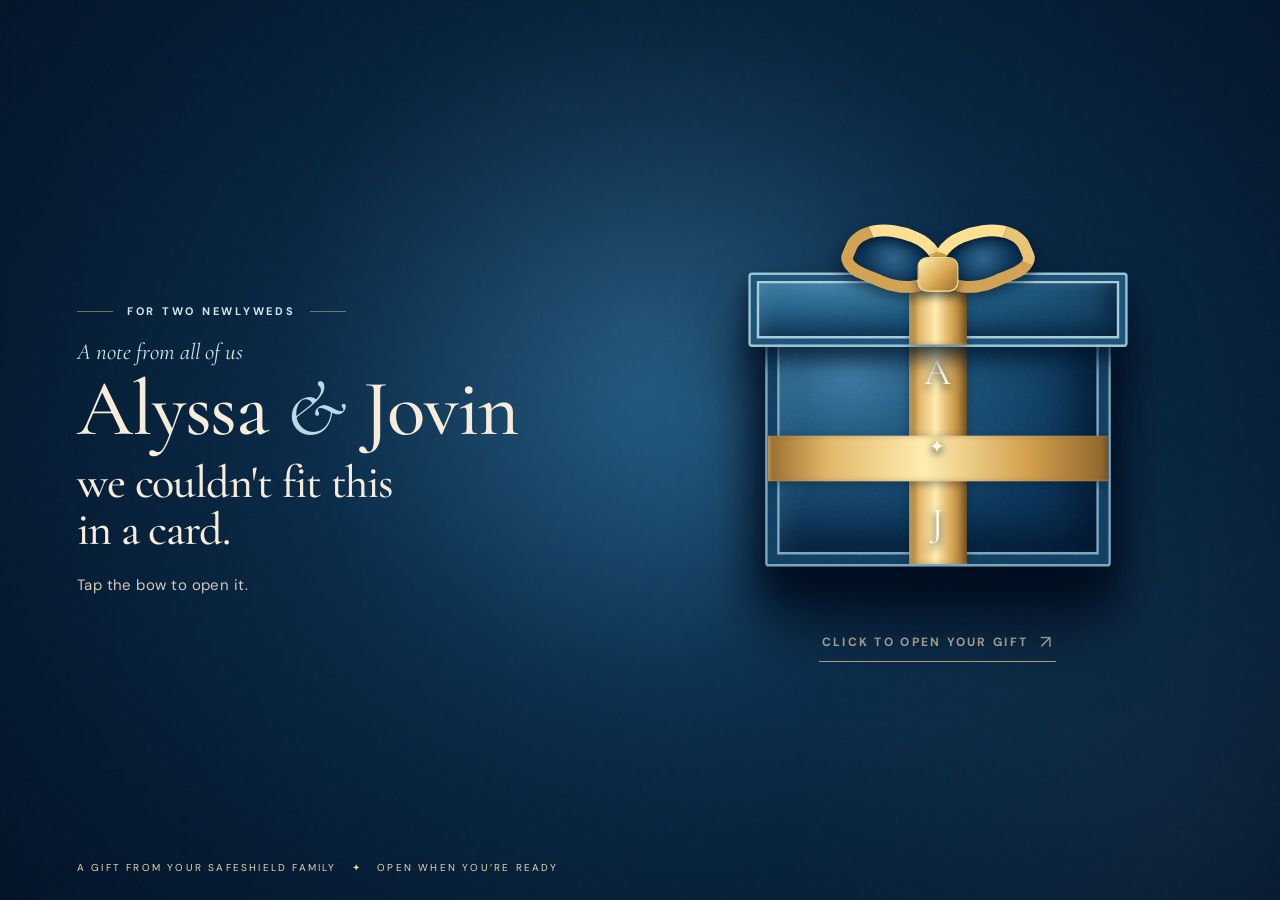
<file: alyssa-jovin-gift/index.html>
<!doctype html>
<html lang="en">
<head>
  <meta charset="utf-8">
  <meta name="viewport" content="width=device-width, initial-scale=1">
  <meta name="theme-color" content="#061e34">
  <meta name="robots" content="noindex, nofollow, noarchive">
  <meta name="description" content="Alyssa and Jovin, your Safeshield family has something for you. Open it together.">
  <title>Alyssa & Jovin · Open Your Gift</title>
  <link rel="canonical" href="https://updates.gosafeshield.com/alyssa-jovin-gift/">
  <meta property="og:type" content="website">
  <meta property="og:site_name" content="Safeshield">
  <meta property="og:title" content="Alyssa & Jovin, open together">
  <meta property="og:description" content="Your Safeshield family has something for you two. Tap to open your gift.">
  <meta property="og:url" content="https://updates.gosafeshield.com/alyssa-jovin-gift/">
  <meta property="og:image" content="https://updates.gosafeshield.com/alyssa-jovin-gift/assets/iphone-message-preview.png">
  <meta property="og:image:secure_url" content="https://updates.gosafeshield.com/alyssa-jovin-gift/assets/iphone-message-preview.png">
  <meta property="og:image:type" content="image/png">
  <meta property="og:image:width" content="1200">
  <meta property="og:image:height" content="630">
  <meta property="og:image:alt" content="Alyssa and Jovin, we couldn't fit this in a card. A navy gift with a gold bow from your Safeshield family.">
  <meta name="twitter:card" content="summary_large_image">
  <meta name="twitter:title" content="Alyssa & Jovin, open together">
  <meta name="twitter:description" content="Your Safeshield family has something for you two. Tap to open your gift.">
  <meta name="twitter:image" content="https://updates.gosafeshield.com/alyssa-jovin-gift/assets/iphone-message-preview.png">
  <link rel="preconnect" href="https://fonts.googleapis.com">
  <link rel="preconnect" href="https://fonts.gstatic.com" crossorigin>
  <link href="https://fonts.googleapis.com/css2?family=Cormorant+Garamond:wght@400;500;600&family=DM+Sans:wght@400;500;600;700&display=swap" rel="stylesheet">
  <link rel="stylesheet" href="styles.css">
  <script src="script.js" defer></script>
</head>
<body data-concept="a">
<main>
    <section class="opening" id="opening" aria-labelledby="opening-title">
      <div class="opening-grain" aria-hidden="true"></div>
      <div class="opening-text">
        <div class="eyebrow"><span class="line"></span> For two newlyweds <span class="line"></span></div>
        <p class="mini">A note from all of us</p>
        <h1 id="opening-title"><span class="name-line">Alyssa <em>&amp;</em> Jovin</span><span class="title-line">we couldn't fit this<br>in a card.</span></h1>
        <p class="opening-subtitle" id="opening-subtitle">Tap the bow to open it.</p>
      </div>

      <button type="button" id="giftButton" class="gift-trigger" aria-label="Open your honeymoon surprise" aria-expanded="false" aria-controls="reveal">
        <span class="gift-spark s1"></span><span class="gift-spark s2"></span><span class="gift-spark s3"></span><span class="gift-spark s4"></span><span class="gift-spark s5"></span><span class="gift-spark s6"></span>
        <span class="gift-box" aria-hidden="true">
          <span class="gift-lid"><span class="gift-bow bow-left"></span><span class="gift-bow bow-right"></span><span class="gift-knot"></span></span>
          <span class="gift-base"><span class="gift-monogram">A <i>✦</i> J</span><span class="gift-ribbon-v"></span><span class="gift-ribbon-h"></span></span>
          <span class="gift-glow"></span>
        </span>
        <span class="gift-cta"><span>Click to open your gift</span><span class="gift-cta-arrow">↗</span></span>
      </button>
      <p class="opening-date">A GIFT FROM YOUR SAFESHIELD FAMILY <span>✦</span> OPEN WHEN YOU’RE READY</p>
      <div class="scroll-hint" aria-hidden="true"><span></span> Scroll after the reveal</div>
    </section>

    <div id="reveal" class="reveal" hidden>
      <div class="reveal-banner"><span>THE SECRET IS OUT</span><span class="banner-flower">✦</span><span>YOUR HONEYMOON GETAWAY</span></div>
      <section class="location-section" aria-labelledby="location-title">
        <div class="location-intro">
          <span class="section-kicker">01 / SUNDAY, NOVEMBER 29</span>
          <h2 id="location-title" tabindex="-1">Viceroy <em>Bali.</em></h2>
          <p>When you arrive in Ubud, this is your first stop. You have two nights here, November 29 to December 1.</p>
          <p>Forty private pool villas sit on a ridge above the Valley of the Kings. Michelin awarded Viceroy <strong>One MICHELIN Key</strong>—its award for exceptional hotels.</p>
        </div>
        <div class="location-image"><img src="assets/hotel-panorama.webp" alt="Aerial view of Viceroy Bali above Ubud's jungle valley" loading="lazy"><span class="image-caption">YOUR FIRST STOP · VICEROY BALI</span></div>
        <div class="date-card"><span class="date-card-label">YOUR TWO-NIGHT STAY</span><div class="date-grid"><div><small>CHECK IN</small><strong>29</strong><span>November 2026<br>Sunday</span></div><div class="date-divider">→</div><div><small>CHECK OUT</small><strong>01</strong><span>December 2026<br>Tuesday</span></div></div><span class="date-card-foot">VICEROY BALI · UBUD, INDONESIA</span></div>
        <div class="photo-triptych" aria-label="Views of Viceroy Bali"><figure><img src="assets/hotel-main-pool.webp" alt="Viceroy Bali's main infinity pool above the valley" loading="lazy"><figcaption>THE MAIN INFINITY POOL</figcaption></figure><figure><img src="assets/valley.webp" alt="The resort's main pool at sunset" loading="lazy"><figcaption>THE POOL AT SUNSET</figcaption></figure><figure><img src="assets/cascades-view.webp" alt="Palm-covered jungle valley below Viceroy Bali" loading="lazy"><figcaption>THE JUNGLE VALLEY</figcaption></figure></div>
      </section>

      <section class="suite-section" aria-labelledby="suite-title">
        <div class="suite-heading"><p class="section-kicker">02 / YOUR ROOM</p><h2 id="suite-title">This Pool Suite<br><em>is yours.</em></h2><p>A private heated plunge pool. A covered daybed facing the jungle. Inside, an open-plan room and a semi-outdoor marble bathroom.</p><p class="suite-amenities">ESPRESSO MACHINE · WI-FI · EVENING TURNDOWN · 24-HOUR ROOM SERVICE</p><a class="inline-link" href="https://www.viceroybali.com/en/room/pool-suite/" target="_blank" rel="noopener noreferrer">See the official Pool Suite details ↗</a></div>
        <div class="gallery" aria-label="Pool Suite and resort photo gallery">
          <button class="gallery-main" type="button" id="galleryOpen" aria-label="Open photo gallery"><img id="galleryImage" src="assets/pool-suite-outdoor.webp" alt="Pool Suite terrace and private heated pool"><span class="gallery-count" id="galleryCount">01 / 10</span><span class="gallery-zoom">View photo ↗</span></button>
          <div class="gallery-controls"><button type="button" id="galleryPrev" aria-label="Previous photo">←</button><div id="galleryCaption">Your private heated plunge pool</div><button type="button" id="galleryNext" aria-label="Next photo">→</button></div>
        </div>
      </section>

      <section class="arrival-section" aria-labelledby="arrival-title">
        <div class="arrival-photo-wrap"><img src="assets/aperitif-dining.webp" alt="A couple sharing a toast over a fine dining course at Apéritif" class="arrival-photo" loading="lazy"><span class="photo-vertical">AN EVENING TO REMEMBER</span></div>
        <div class="arrival-copy">
          <p class="section-kicker">03 / ONE EVENING</p>
          <h2 id="arrival-title">Dinner is at<br><em>Apéritif.</em></h2>
          <p class="lead">Walk across the resort to Apéritif's Art Deco dining room.</p>
          <p>Your reservation includes one Borderless Degustation Dinner for two. Apéritif describes that dinner as seven courses with an apéritif cocktail. <strong>The MICHELIN Guide has featured this restaurant.</strong> The hotel will confirm your table time.</p>
          <a class="michelin-link" href="https://guide.michelin.com/en/article/travel/aperitif-restaurant-fine-dining-bali" target="_blank" rel="noopener noreferrer"><span>MICHELIN GUIDE</span> Read its story about Apéritif ↗</a>
          <button class="text-button" type="button" data-open-story="dinner">Explore the dinner <span>↗</span></button>
          <div class="arrival-stamp"><span>THE INVITATION</span><strong>DINNER<br>FOR TWO</strong><small>APÉRITIF · UBUD</small></div>
        </div>
      </section>
      <div class="dinner-gallery" aria-label="Apéritif restaurant photos"><figure><img src="assets/aperitif-romantic.webp" alt="A couple dining at Apéritif Restaurant" loading="lazy"><figcaption>APÉRITIF RESTAURANT</figcaption></figure><figure><img src="assets/aperitif-dining.webp" alt="A course being served at Apéritif" loading="lazy"><figcaption>THE TASTING MENU</figcaption></figure></div>

      <section class="breakfast-section" aria-labelledby="breakfast-title"><div class="breakfast-photo"><img src="assets/cascades-breakfast.webp" alt="Breakfast dishes served at Viceroy Bali" loading="lazy"><span class="image-caption">CASCADES · BREAKFAST</span></div><div class="breakfast-copy"><p class="section-kicker">04 / THE NEXT MORNING</p><h2 id="breakfast-title">Breakfast<br><em>by the pool.</em></h2><p>CasCades serves breakfast beside the main infinity pool, overlooking the valley. Viceroy says breakfast is included with its stays, with service from 7 to 10 a.m.</p></div></section>
      <section class="included-section" aria-labelledby="included-title">
        <p class="section-kicker centered">05 / ALREADY IN THE ROOM BOOKING</p>
        <h2 id="included-title">Also included<br><em>in your stay.</em></h2>
        <p class="included-intro">Tap for the details.</p>
        <div class="benefit-grid">
          <button class="benefit-card" type="button" data-open-story="spa"><span class="benefit-no">01</span><span class="benefit-icon">✺</span><strong>Massage for two</strong><span>One 60-minute Balinese massage for two at Akoya Spa.</span><span class="card-arrow">↗</span></button>
          <button class="benefit-card" type="button" data-open-story="cocktail"><span class="benefit-no">02</span><span class="benefit-icon">✧</span><strong>A drink each</strong><span>One cocktail or mocktail each at Pinstripe Bar.</span><span class="card-arrow">↗</span></button>
          <button class="benefit-card" type="button" data-open-story="minibar"><span class="benefit-no">03</span><span class="benefit-icon">❋</span><strong>Minibar snacks</strong><span>Complimentary soft drinks and snacks, replenished daily.</span><span class="card-arrow">↗</span></button>
          <button class="benefit-card" type="button" data-open-story="dining"><span class="benefit-no">04</span><span class="benefit-icon">✴</span><strong>10% off dining</strong><span>On eligible food and beverage bills at Apéritif and CasCades.</span><span class="card-arrow">↗</span></button>
        </div>
      </section>

      <section class="resort-section" aria-labelledby="resort-title">
        <div class="resort-image"><img src="assets/valley.webp" alt="The main resort infinity pool at dusk overlooking the jungle valley" loading="lazy"><span class="image-caption">The resort’s main pool at dusk</span></div>
        <div class="resort-copy"><p class="section-kicker">06 / BETWEEN PLANS</p><h2 id="resort-title">The rest of<br><em>the resort.</em></h2><p>There's a main infinity pool, fitness center, squash court, and Pinstripe Bar. A complimentary shuttle runs to Ubud’s center if you want to explore town.</p></div>
      </section>
      <div class="experience-gallery" aria-label="More resort experiences"><figure><img src="assets/couples-spa.webp" alt="Couples massage at Akoya Spa" loading="lazy"><figcaption>AKOYA SPA</figcaption></figure><figure><img src="assets/pinstripe-bar.webp" alt="Pinstripe Bar interior" loading="lazy"><figcaption>PINSTRIPE BAR</figcaption></figure><figure><img src="assets/pool-breakfast.webp" alt="Breakfast on a private pool terrace at Viceroy Bali" loading="lazy"><figcaption>BREAKFAST WITH A VIEW</figcaption></figure><figure><img src="assets/hotel-main-pool.webp" alt="Viceroy Bali's main infinity pool" loading="lazy"><figcaption>THE MAIN POOL</figcaption></figure></div>

      <section class="reviews-section" aria-labelledby="reviews-title">
        <p class="section-kicker centered">07 / OTHER GUESTS</p><h2 id="reviews-title">People who've<br><em>stayed here.</em></h2>
        <div class="rating-line"><strong>4.9<span>/5</span></strong><div><span class="stars" aria-label="Five star rating">★★★★★</span><small>Tripadvisor · 1,934 reviews · checked October 2026</small></div></div>
        <div class="review-grid"><article><span>HONEYMOON REVIEW · OCT 2026</span><p>A newlywed guest loved the villa, private pool, thoughtful service, and an Apéritif meal that became a highlight of their trip.</p></article><article><span>GUEST REVIEW · OCT 2026</span><p>Another guest singled out the lush valley setting, warm staff, and a seven-course dinner at Apéritif.</p></article></div>
        <a class="inline-link" href="https://www.tripadvisor.co.uk/Hotel_Review-g297701-d603335-Reviews-Viceroy_Bali-Ubud_Gianyar_Regency_Bali.html" target="_blank" rel="noopener noreferrer">Read the reviews on Tripadvisor ↗</a>
      </section>

      <section class="closing-section" aria-labelledby="closing-title"><span class="closing-ornament">✦</span><p class="section-kicker">FROM ALL OF US</p><h2 id="closing-title">Two nights.<br><em>Just for you two.</em></h2><p>Alyssa &amp; Jovin, we hope you love every minute.</p><span class="closing-signature">With love and congratulations,<br>your entire Safeshield family</span><div class="closing-date">NOVEMBER 29 — DECEMBER 1, 2026</div><button type="button" id="replay" class="replay-button">Experience the reveal again ↺</button></section>
      <section class="reservation-card" aria-labelledby="reservation-title"><div class="reservation-inner"><div class="reservation-heading"><span class="section-kicker">KEEP THIS FOR CHECK-IN</span><h2 id="reservation-title">Your reservation</h2><p>Everything in one place, after the surprise.</p></div><dl><div><dt>Confirmation</dt><dd class="confirmation-number">2037531961016</dd></div><div><dt>Guests</dt><dd>Alyssa Baet &amp; Jovin C Farenas</dd></div><div><dt>Check in</dt><dd>Sunday, November 29, 2026 · from 3:00 p.m.</dd></div><div><dt>Check out</dt><dd>Tuesday, December 1, 2026 · by noon</dd></div><div><dt>Room</dt><dd>Pool Suite · two adults · two nights</dd></div><div><dt>Dinner</dt><dd>One Borderless Degustation Dinner for two at Apéritif · time to be confirmed</dd></div></dl><a href="https://www.viceroybali.com/en/contact/" target="_blank" rel="noopener noreferrer">Viceroy Bali contact details ↗</a></div></section>
      <footer><span>Photos © Viceroy Bali, used with attribution.</span><span>Room and inclusions: <a href="https://www.viceroybali.com/en/room/pool-suite/" target="_blank" rel="noopener noreferrer">Viceroy Bali</a> · Reviews: <a href="https://www.tripadvisor.co.uk/Hotel_Review-g297701-d603335-Reviews-Viceroy_Bali-Ubud_Gianyar_Regency_Bali.html" target="_blank" rel="noopener noreferrer">Tripadvisor</a></span></footer>
    </div>
  </main>

  <dialog id="storyDialog" class="story-dialog" aria-labelledby="storyTitle"><button type="button" class="dialog-close" id="storyClose" aria-label="Close detail">×</button><div class="story-image"><img id="storyImage" alt="" src="assets/aperitif-dining.webp"></div><div class="story-copy"><span id="storyKicker" class="section-kicker"></span><h2 id="storyTitle"></h2><p id="storyText"></p><a id="storyLink" href="#" target="_blank" rel="noopener noreferrer">Explore the official site ↗</a></div></dialog>
  <dialog id="photoDialog" class="photo-dialog" aria-label="Photo gallery"><button type="button" class="dialog-close" id="photoClose" aria-label="Close gallery">×</button><button type="button" class="photo-prev" id="photoPrev" aria-label="Previous photo">←</button><img id="photoDialogImage" alt="" src="assets/pool-suite-outdoor.webp"><button type="button" class="photo-next" id="photoNext" aria-label="Next photo">→</button><p id="photoDialogCaption"></p></dialog>
  <div id="giftPortal" class="gift-portal" hidden aria-hidden="true"><div class="portal-photo"><img src="assets/hotel-panorama.webp" alt=""><div class="portal-label"><span>YOUR FIRST STOP</span><strong>Viceroy Bali</strong></div></div><div id="portalBoxMount"></div></div>
</body>
</html>
</file>
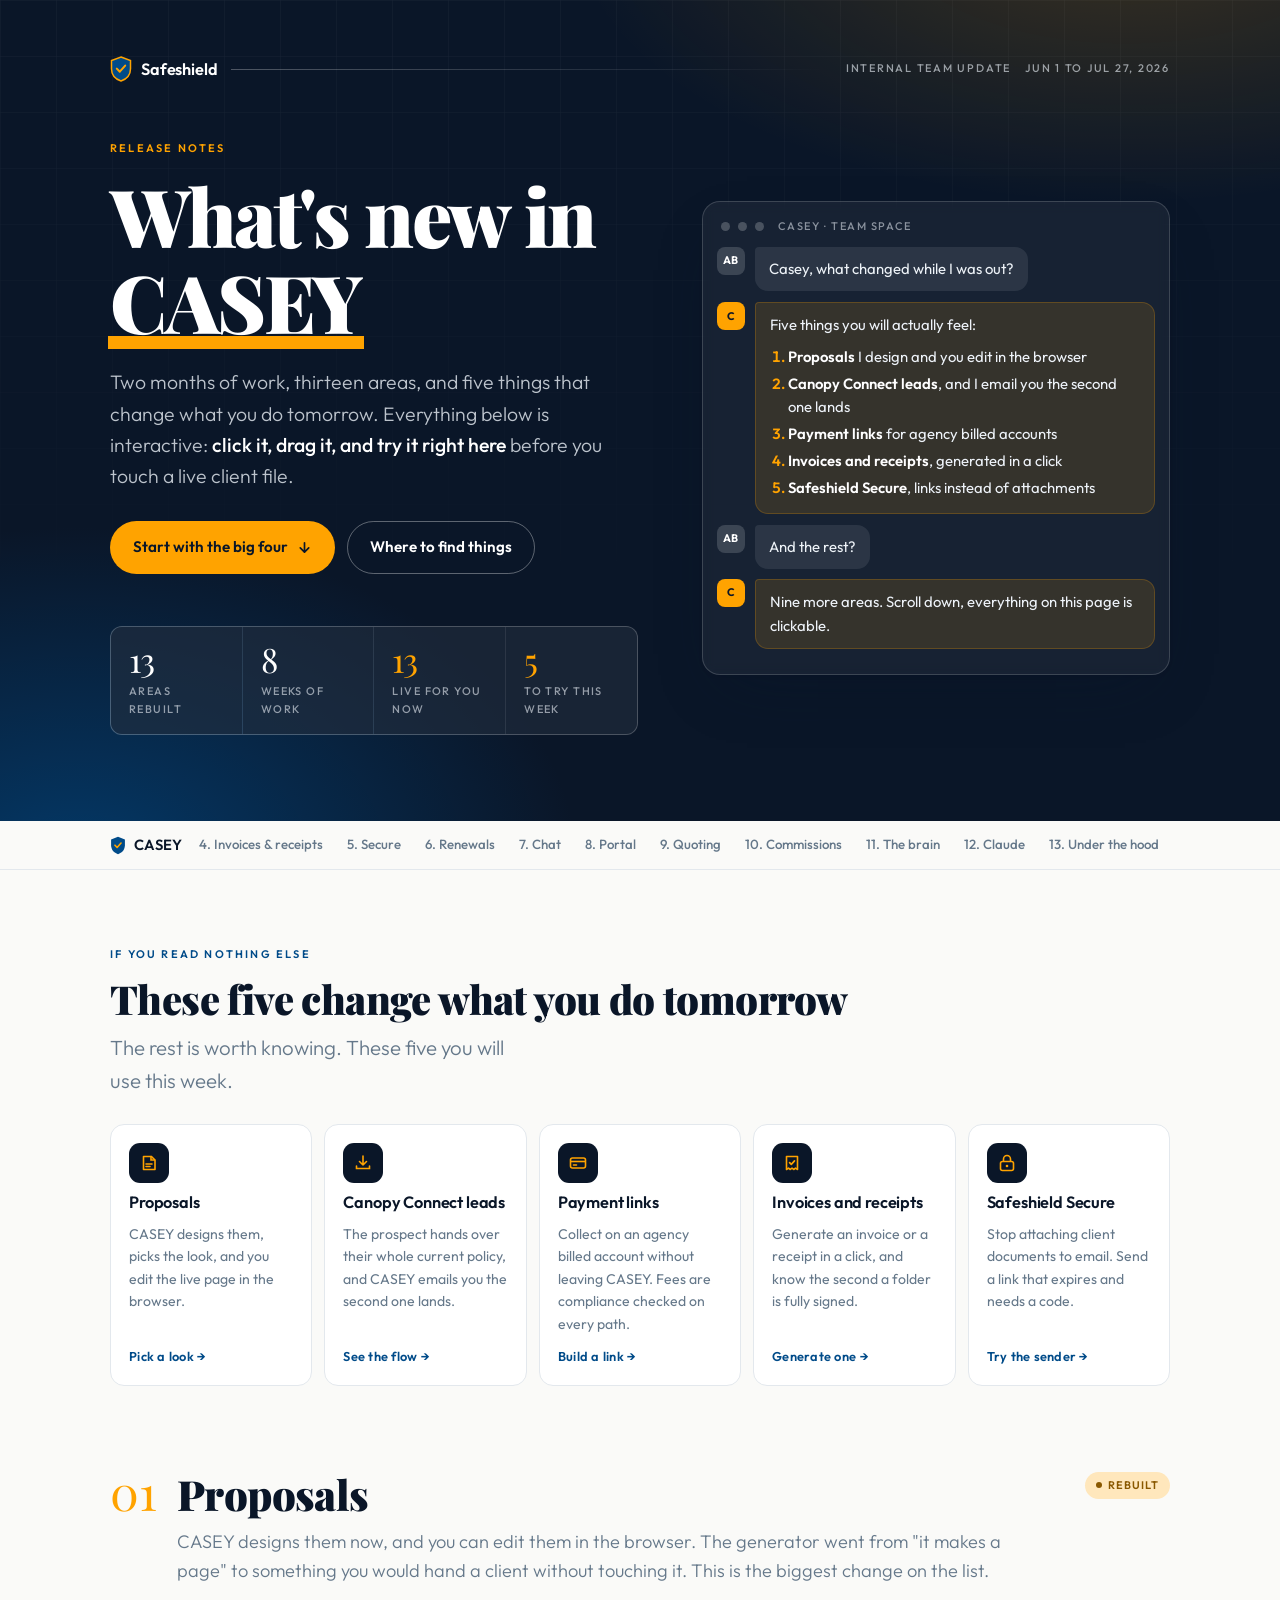
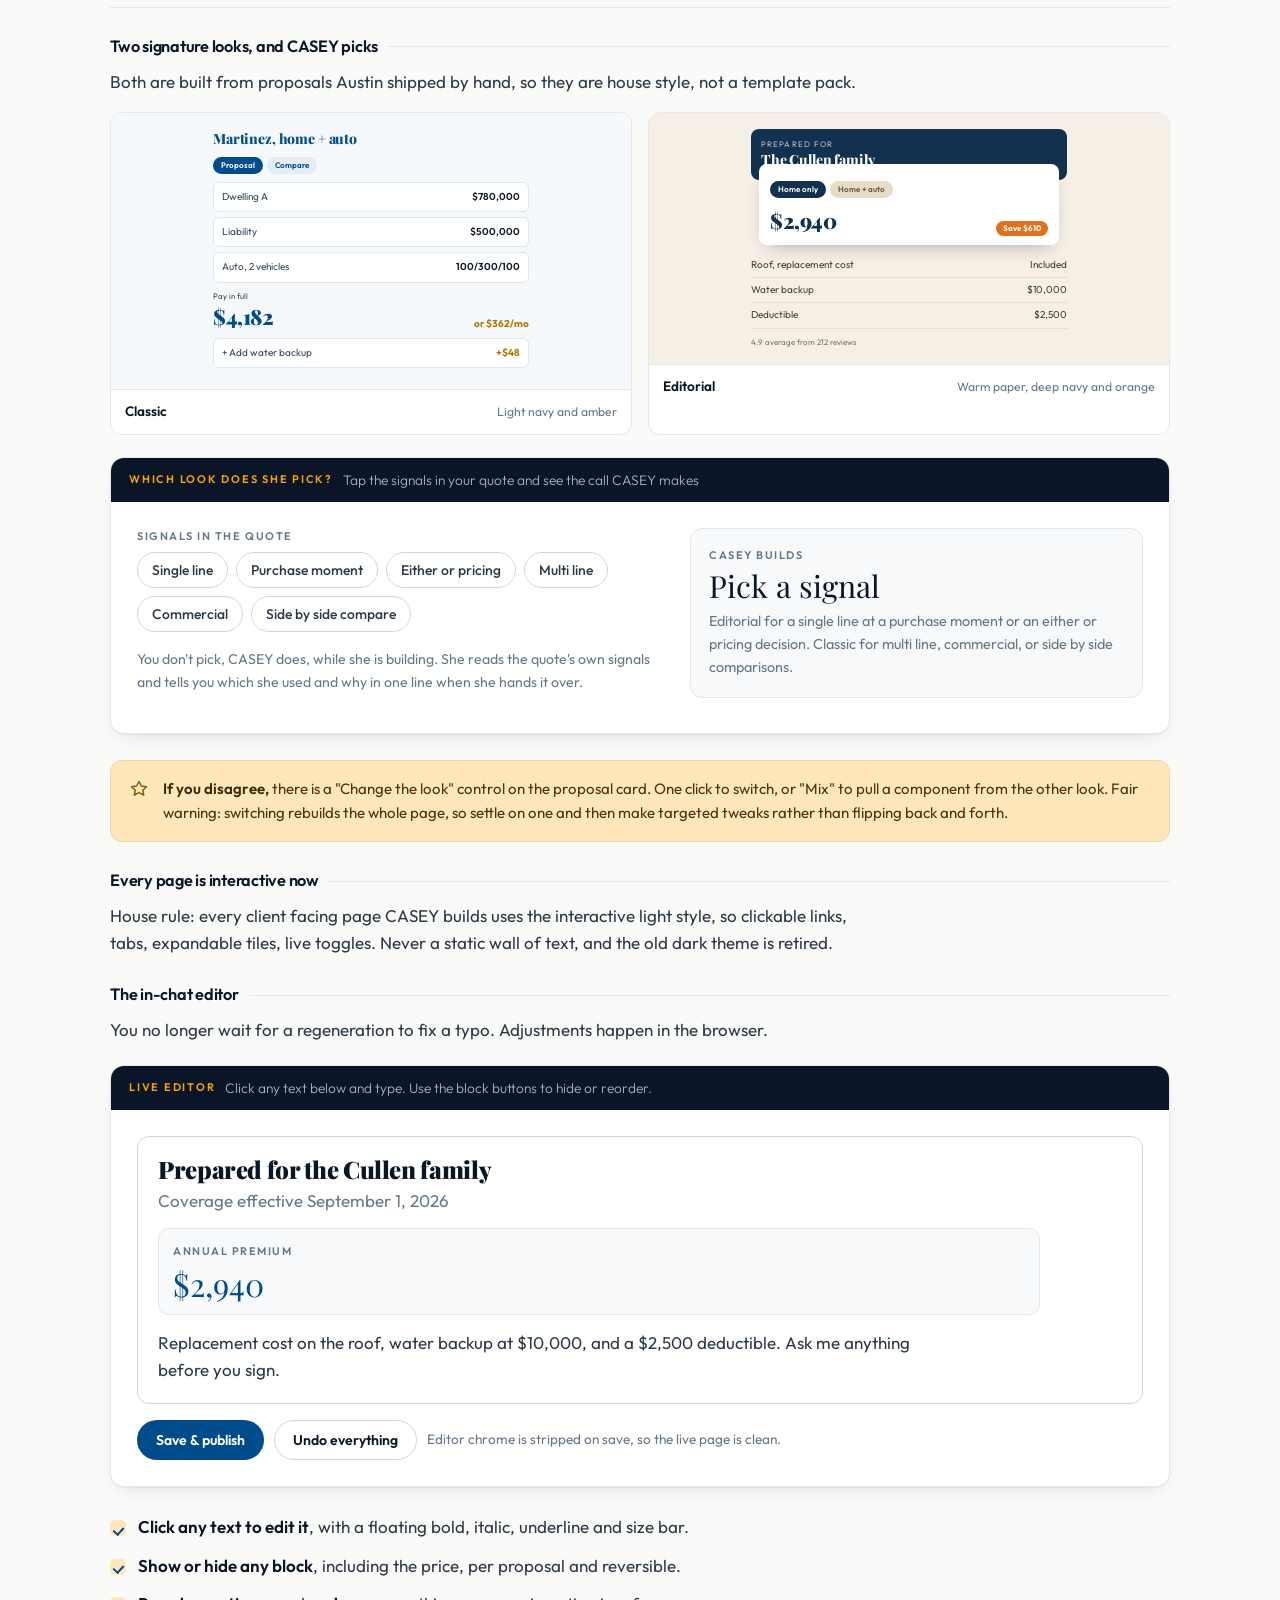
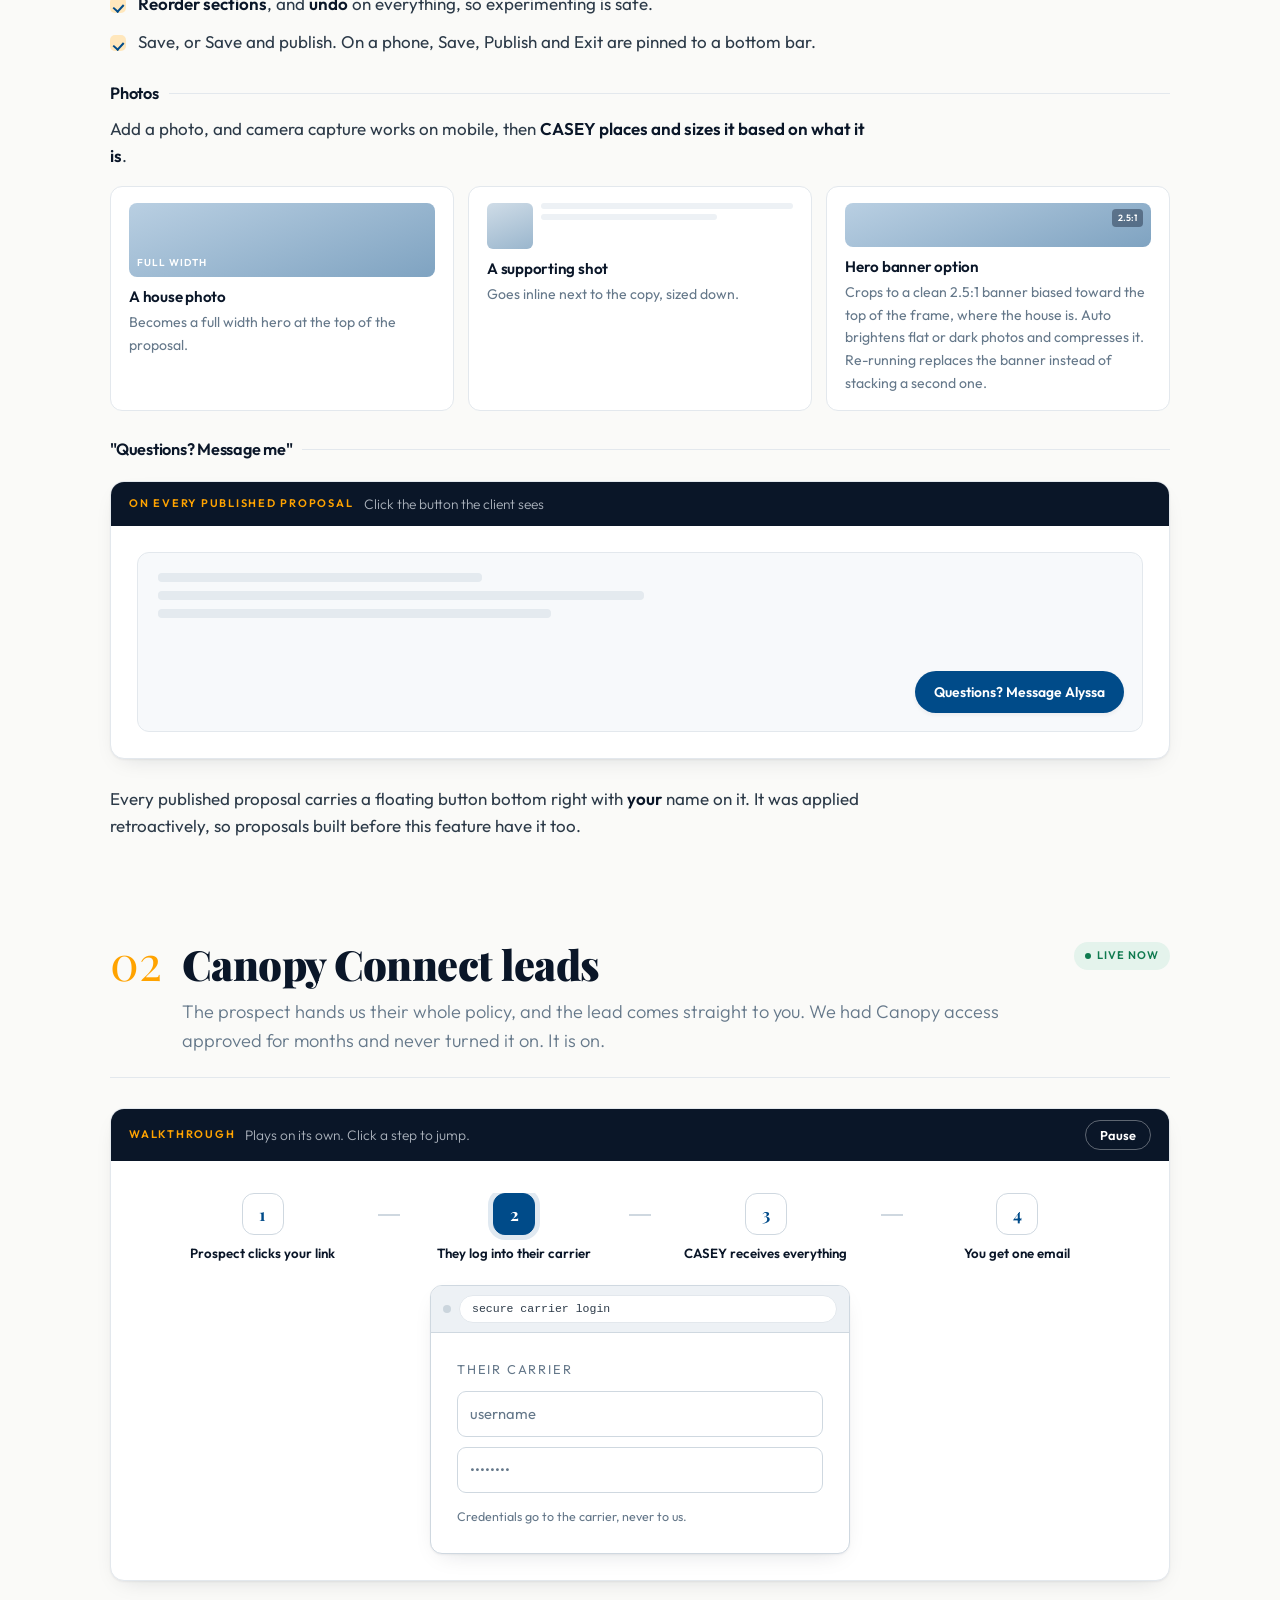
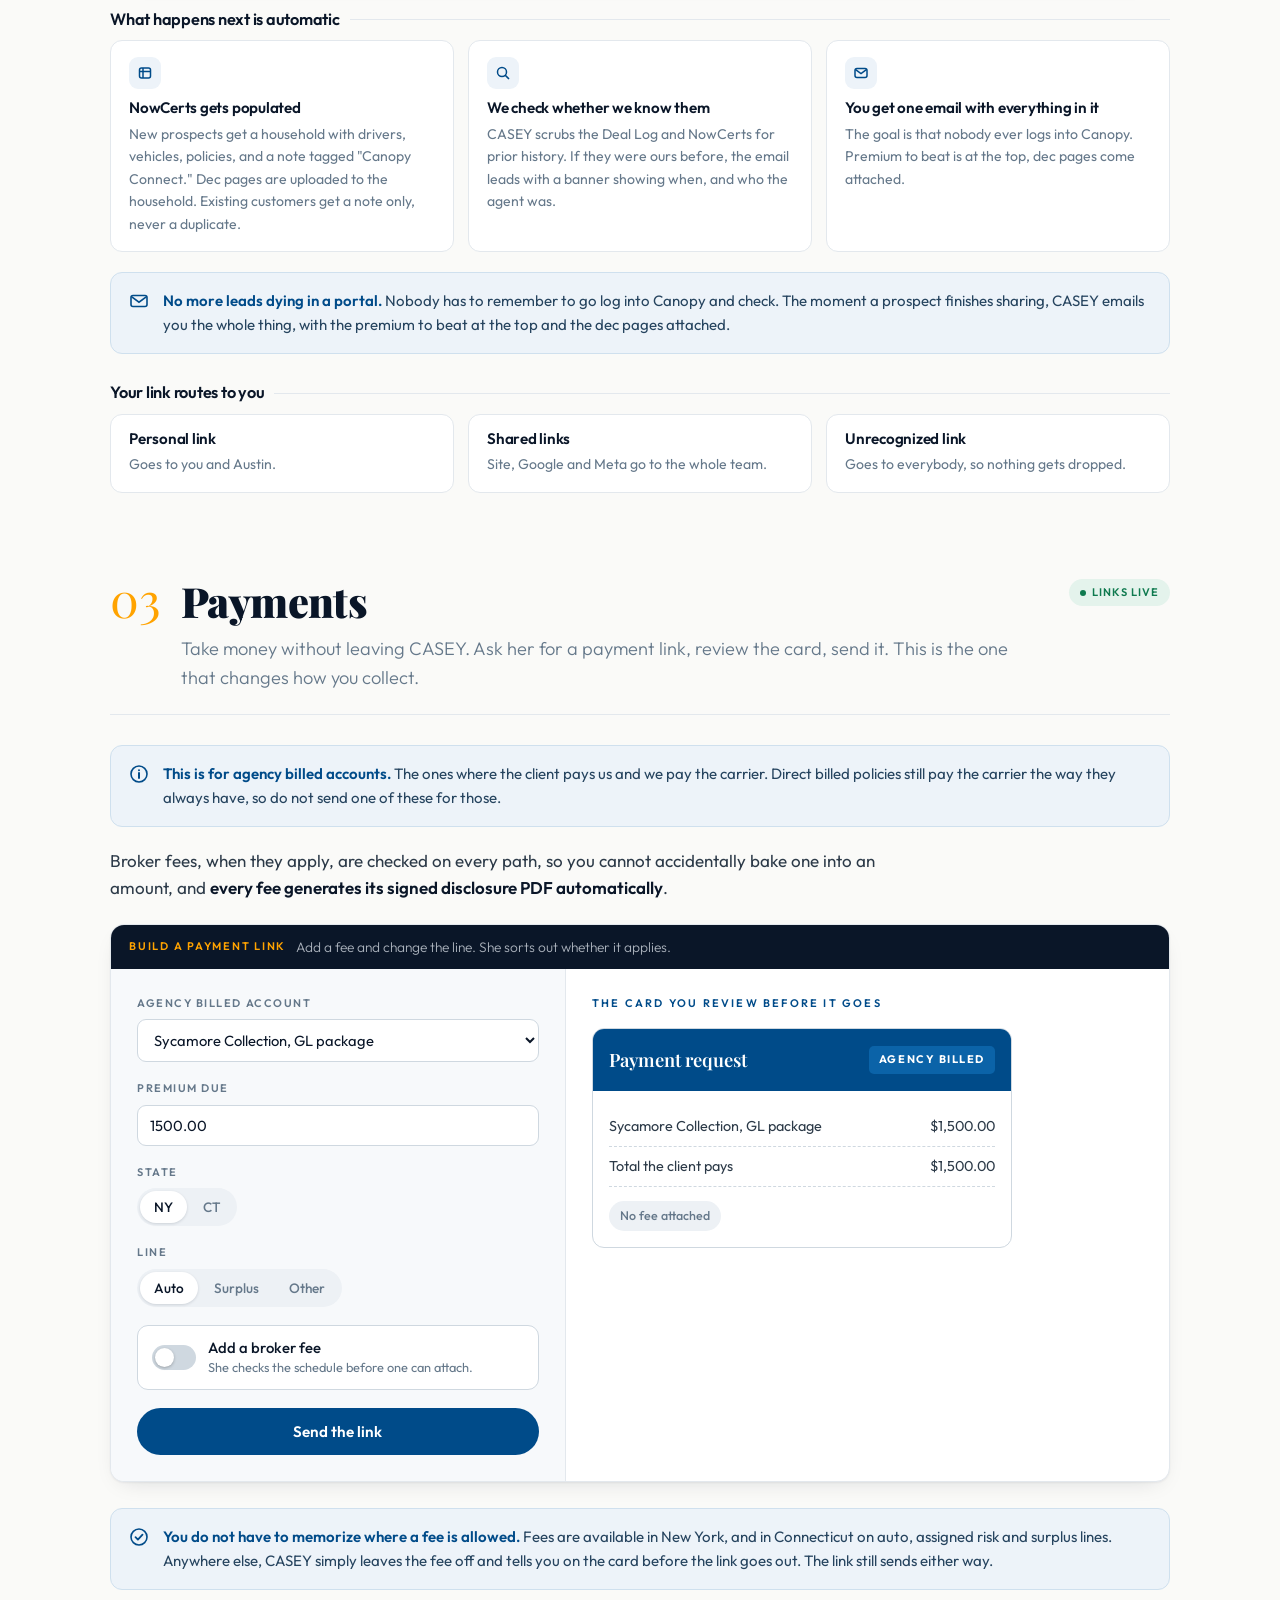
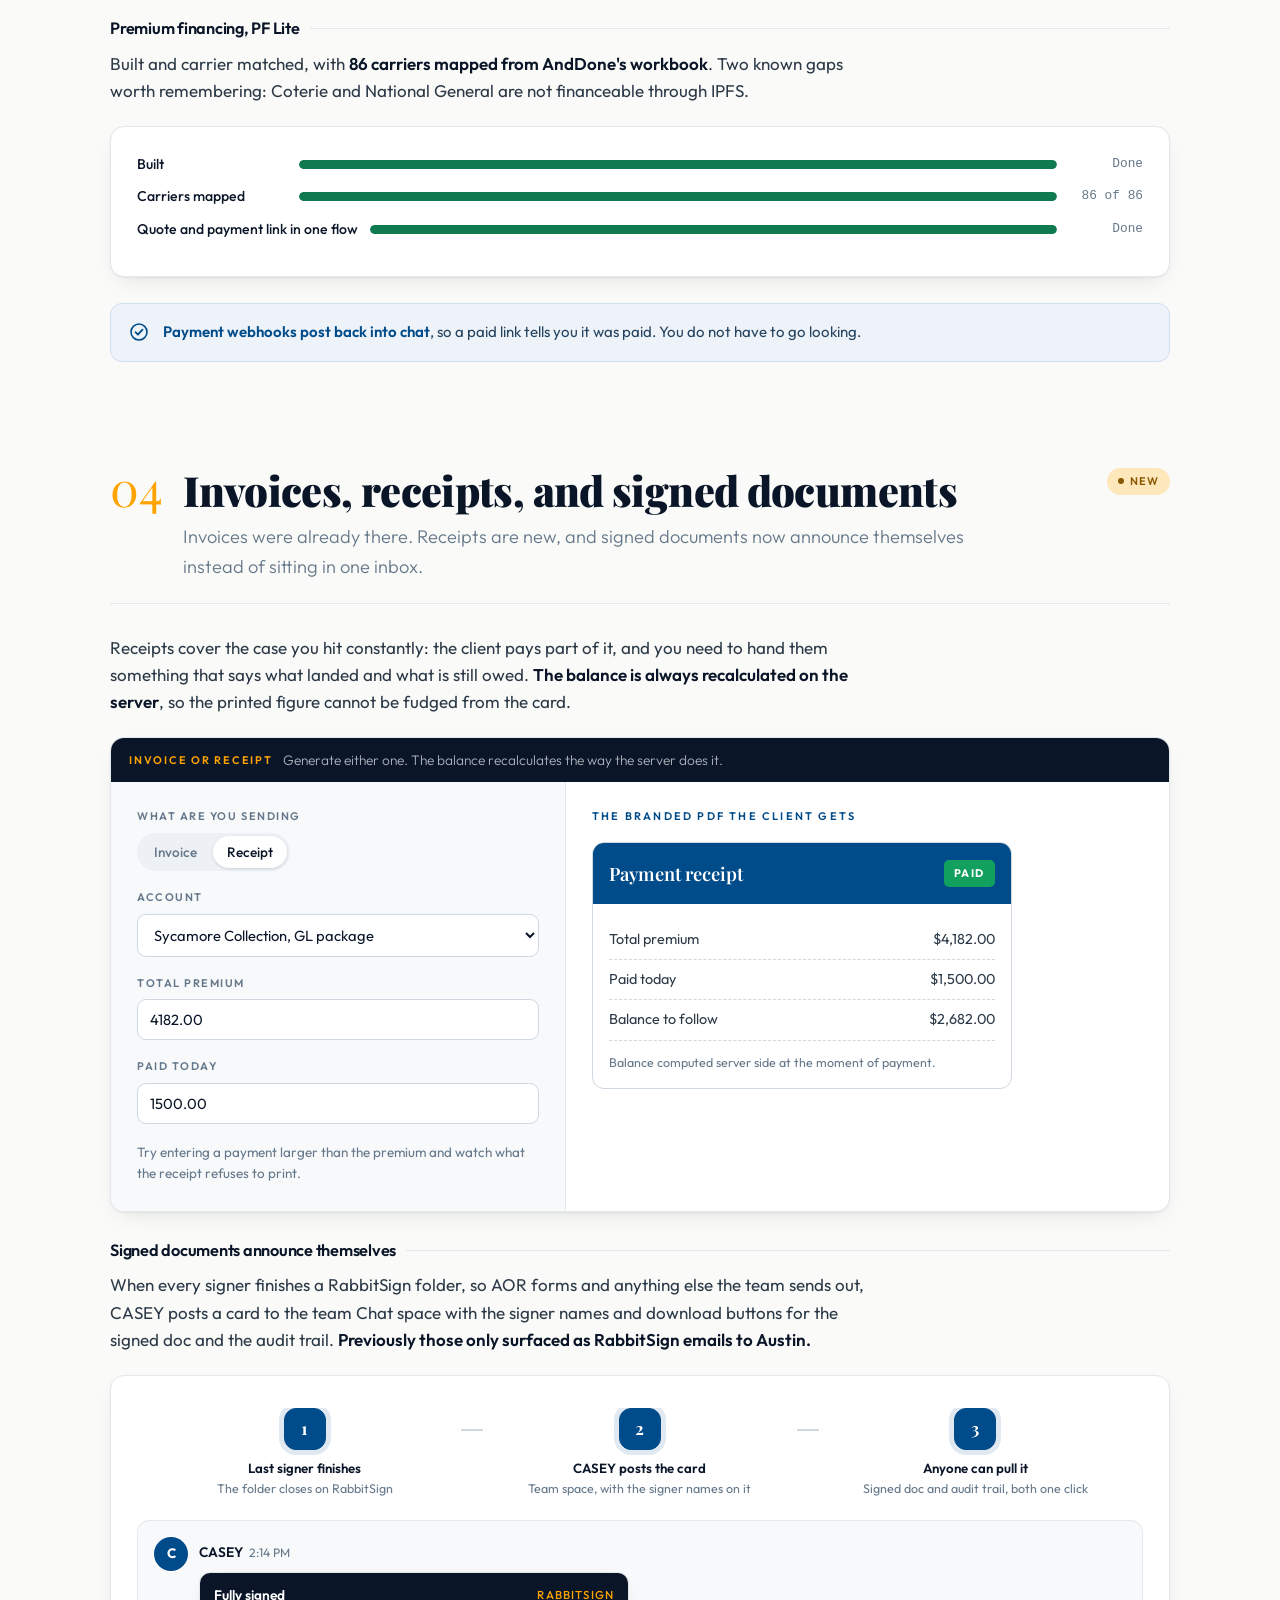
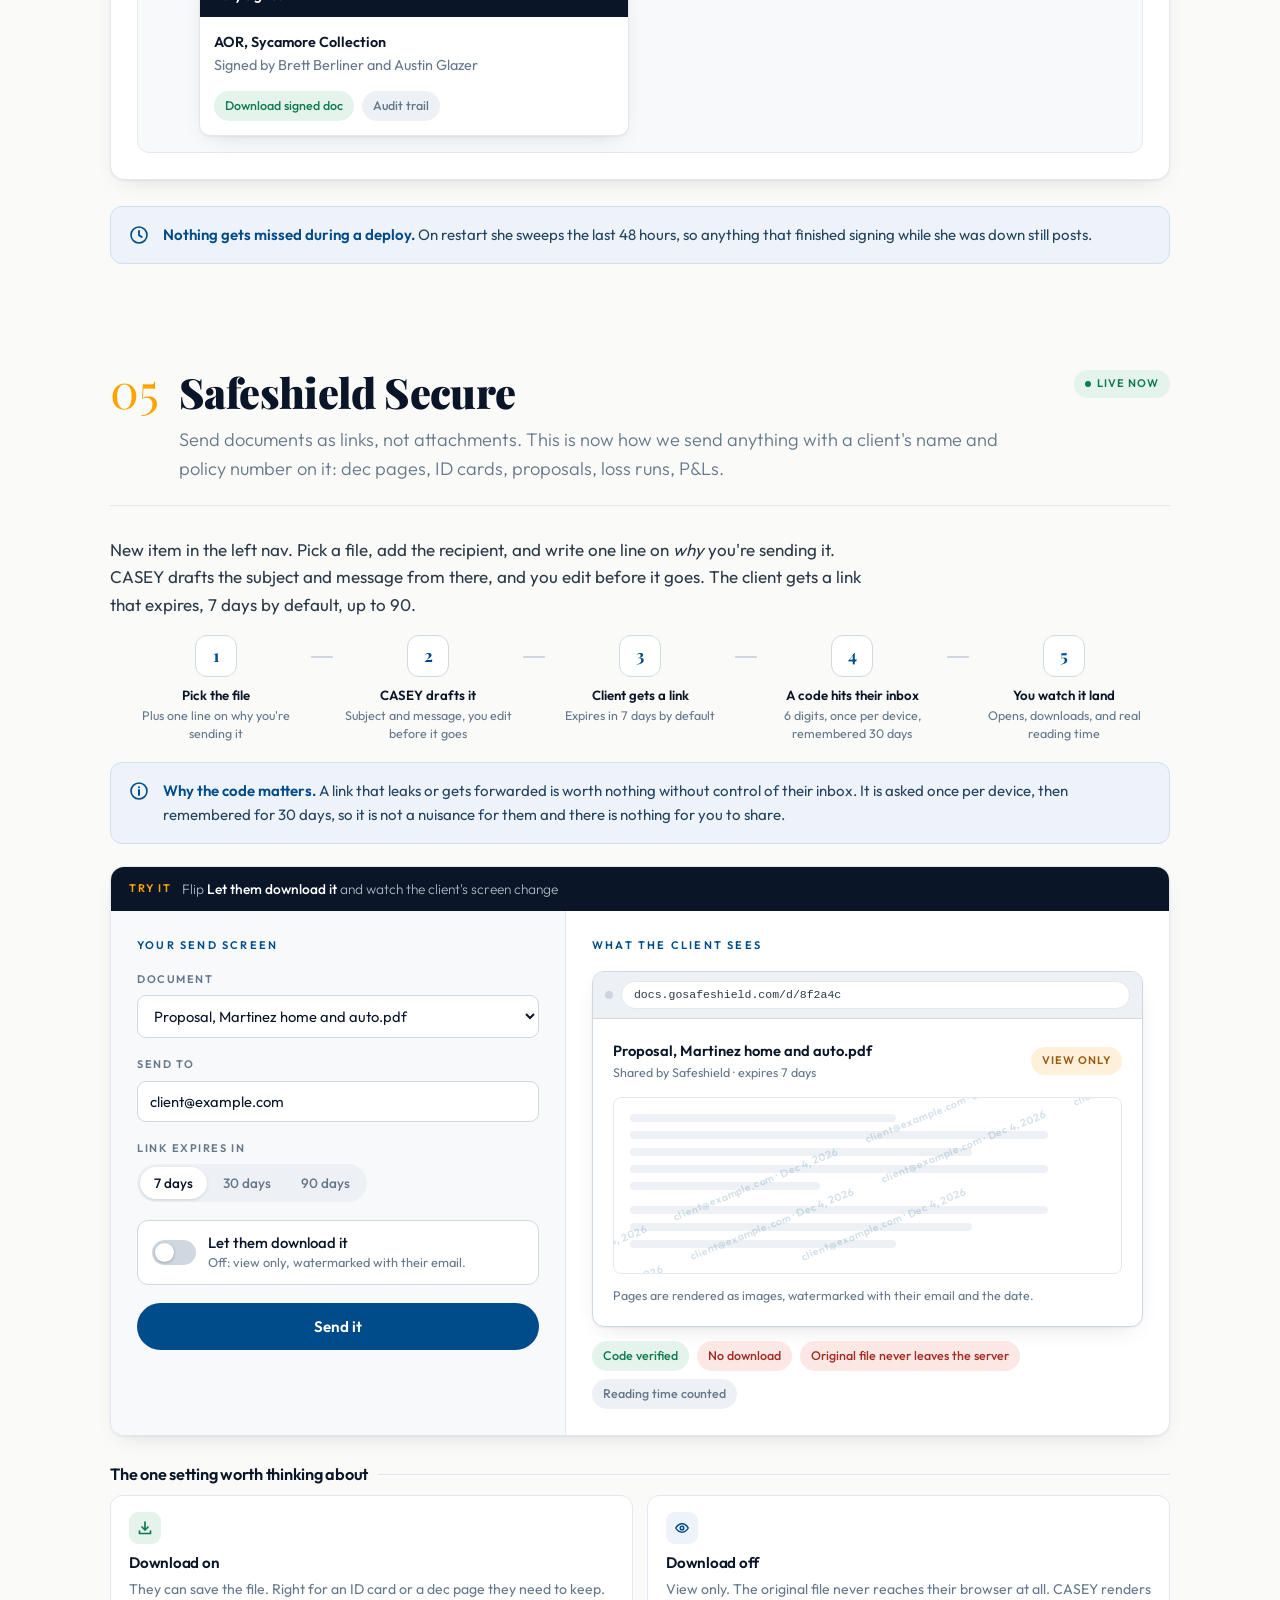
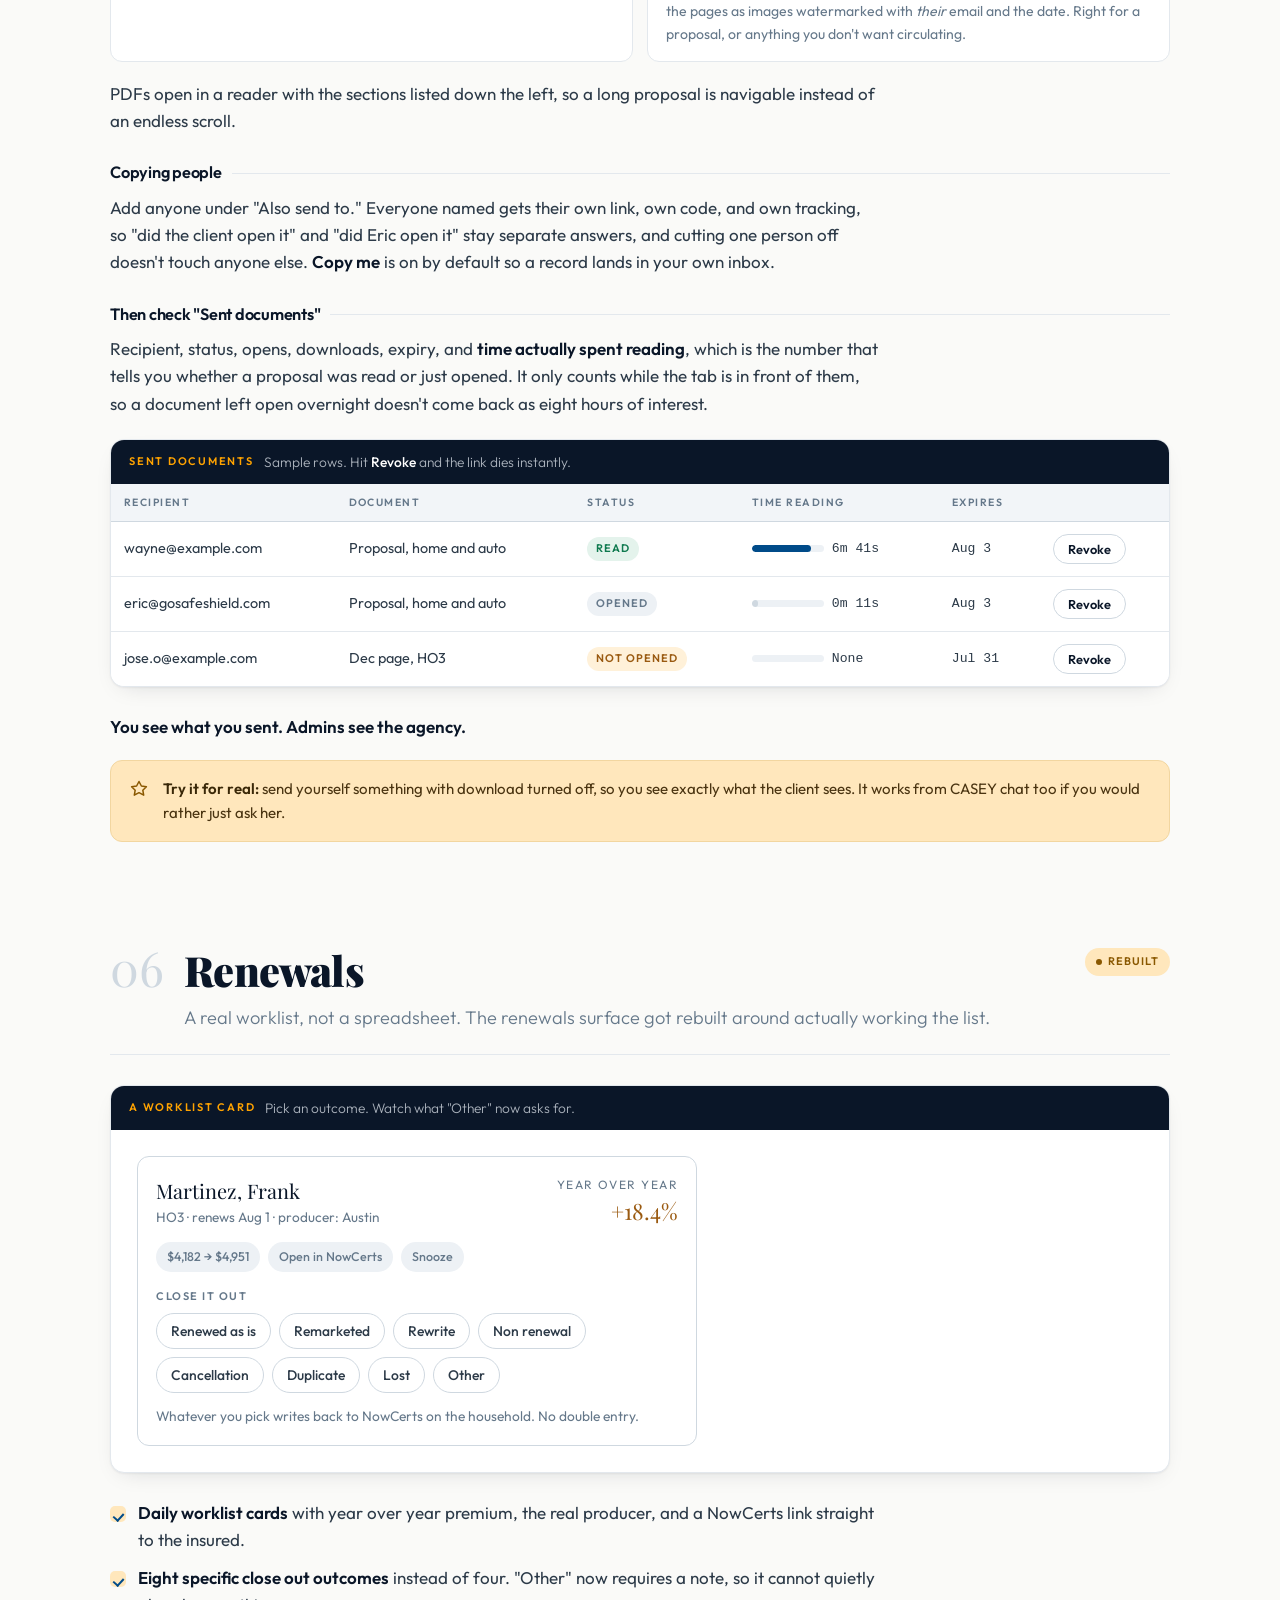
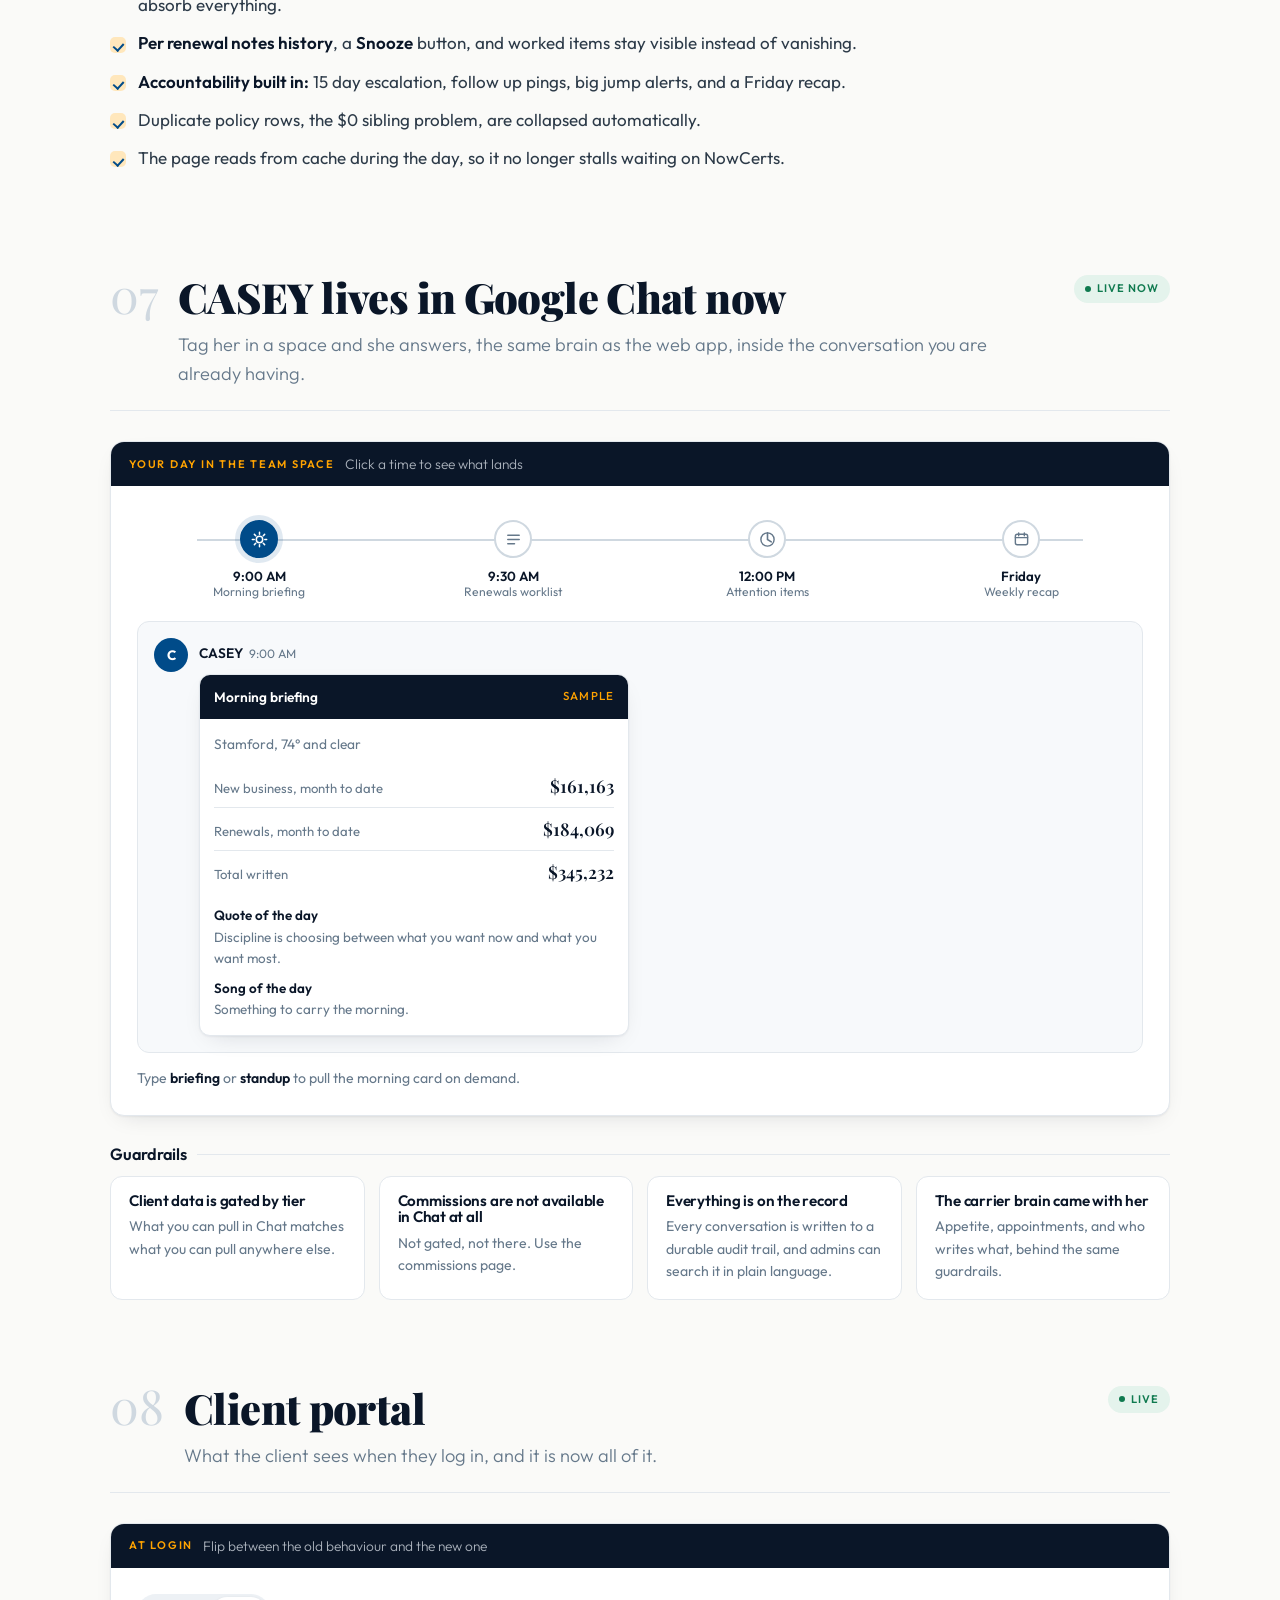
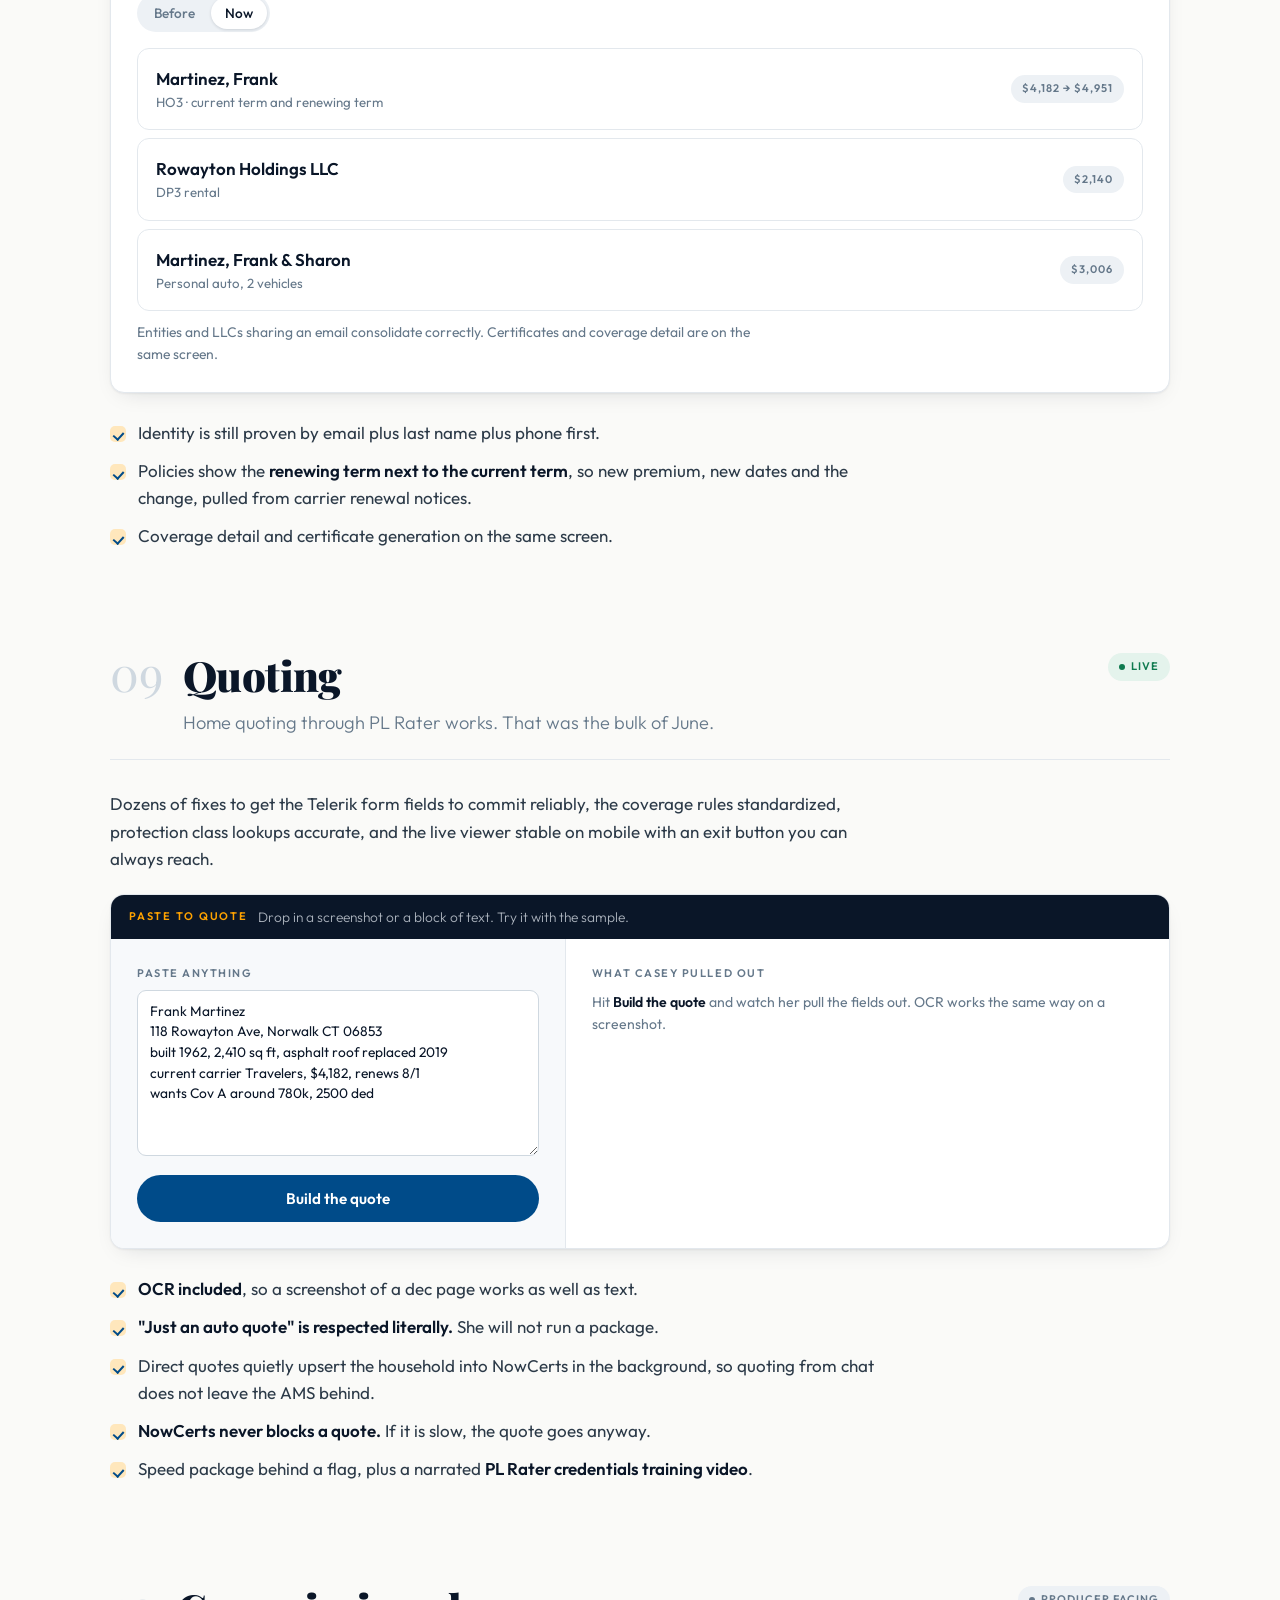
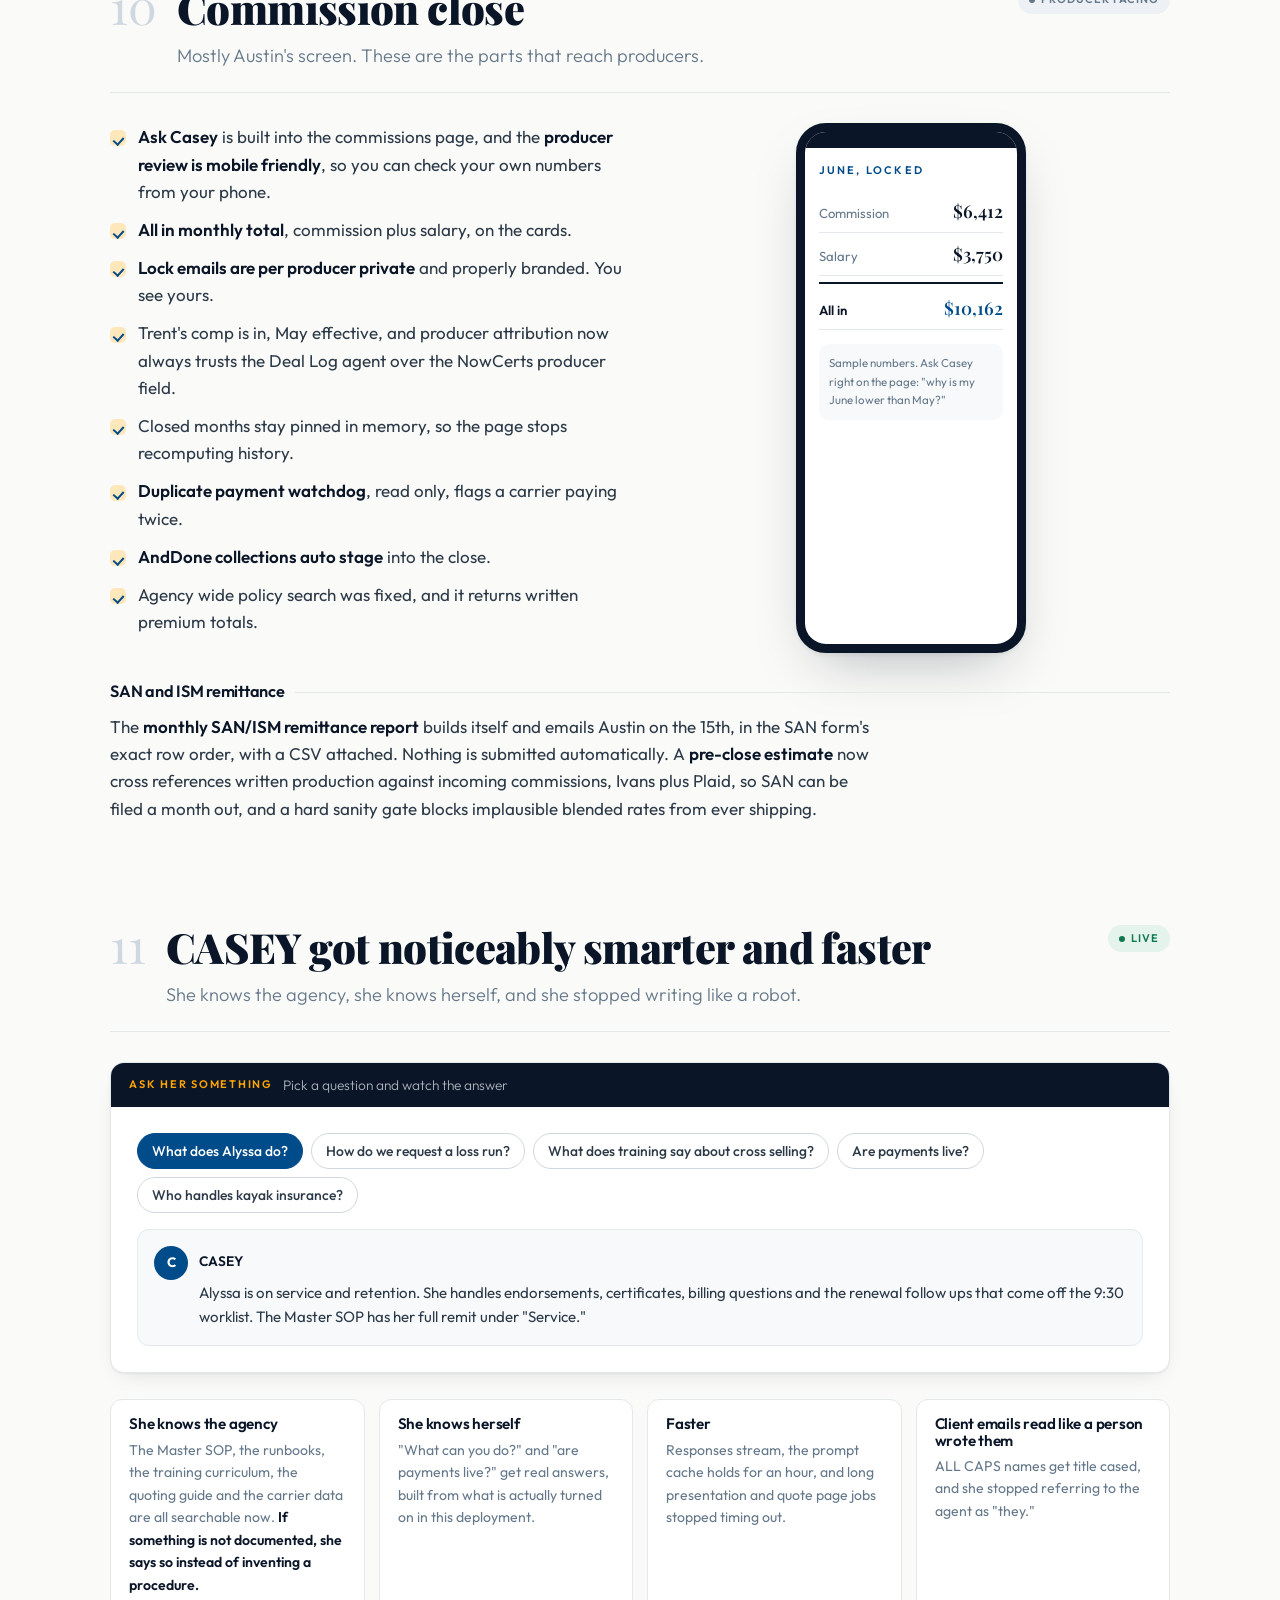
<file: casey-july-2026/index.html>
<!DOCTYPE html>
<html lang="en">
<head>
<meta charset="utf-8">
<meta name="viewport" content="width=device-width, initial-scale=1">
<title>What's new in CASEY | Safeshield team update, June 1 to July 27 2026</title>
<meta name="description" content="Safeshield team update: everything that changed in CASEY between June 1 and July 27, 2026. Interactive walkthroughs of Safeshield Secure, proposals, Canopy Connect and Chat.">
<meta name="theme-color" content="#0a1628">
<meta name="robots" content="noindex,nofollow">
<link rel="preconnect" href="https://fonts.googleapis.com">
<link rel="preconnect" href="https://fonts.gstatic.com" crossorigin>
<link href="https://fonts.googleapis.com/css2?family=Outfit:wght@300;400;500;600;700&family=Playfair+Display:wght@700;800;900&display=swap" rel="stylesheet">
<style>
:root{
  --navy:#004B89; --navy-2:#0B63A8; --deep:#0a1628; --deep-2:#12233B;
  --amber:#FFA300; --amber-soft:#FFE7BC;
  --paper:#FAFAF8; --white:#fff;
  --ink:#0a1628; --body:#2C3A48; --mute:#65788A;
  --line:#E3E8ED; --line-2:#CFD8E0;
  --ok:#0F7A4F; --ok-bg:#E4F3EC;
  --warn:#9A5A11; --warn-bg:#FFF1D9;
  --stop:#A32B21; --stop-bg:#FBE7E4;
  --disp:"Playfair Display",Georgia,serif;
  --sans:"Outfit",-apple-system,BlinkMacSystemFont,"Segoe UI",sans-serif;
  --mono:ui-monospace,SFMono-Regular,"SF Mono",Consolas,monospace;
  --sh:0 1px 2px rgba(10,22,40,.05),0 8px 24px -12px rgba(10,22,40,.18);
  --sh-lg:0 2px 4px rgba(10,22,40,.06),0 24px 60px -24px rgba(10,22,40,.34);
  --r:14px;
}
*{box-sizing:border-box}
html{-webkit-text-size-adjust:100%;scroll-behavior:smooth}
@media (prefers-reduced-motion:reduce){html{scroll-behavior:auto}}
body{margin:0;overflow-x:clip;background:var(--paper);color:var(--body);font-family:var(--sans);font-size:17px;line-height:1.6;font-weight:400;-webkit-font-smoothing:antialiased}
h1,h2,h3,h4{font-family:var(--disp);color:var(--ink);font-weight:900;line-height:1.08;letter-spacing:-.015em;margin:0}
p{margin:0 0 1em}
a{color:var(--navy)}
b,strong{font-weight:600;color:var(--ink)}
img,svg{max-width:100%}
::selection{background:var(--amber);color:var(--deep)}
:focus-visible{outline:3px solid var(--amber);outline-offset:2px;border-radius:4px}
.wrap{max-width:1140px;margin:0 auto;padding:0 clamp(16px,4vw,40px)}
.eyebrow{font-size:11px;font-weight:600;letter-spacing:.2em;text-transform:uppercase;color:var(--amber);margin:0 0 14px}
.eyebrow--ink{color:var(--navy)}
.lede{font-size:clamp(1.05rem,2.2vw,1.28rem);color:var(--mute);font-weight:300}

/* ============ HERO ============ */
.hero{position:relative;background:var(--deep);color:#E9EFF5;overflow:hidden;padding:clamp(34px,6vw,56px) 0 clamp(50px,8vw,86px)}
.hero::before{content:"";position:absolute;inset:0;background:
  radial-gradient(900px 460px at 88% -10%,rgba(255,163,0,.20),transparent 62%),
  radial-gradient(760px 520px at 6% 106%,rgba(0,75,137,.66),transparent 66%);}
.hero::after{content:"";position:absolute;inset:0;opacity:.06;background-image:linear-gradient(rgba(255,255,255,.5) 1px,transparent 1px),linear-gradient(90deg,rgba(255,255,255,.5) 1px,transparent 1px);background-size:56px 56px;mask-image:linear-gradient(to bottom,#000,transparent 78%)}
.hero .wrap{position:relative;z-index:2}
.brandbar{display:flex;align-items:center;gap:14px;flex-wrap:wrap;margin-bottom:clamp(30px,6vw,58px)}
.brandbar__mark{display:flex;align-items:center;gap:9px;font-weight:600;letter-spacing:-.01em;color:#fff;font-size:1.02rem}
.brandbar__mark svg{width:22px;height:26px;display:block}
.brandbar__sep{flex:1;height:1px;background:linear-gradient(90deg,rgba(255,255,255,.28),transparent)}
.brandbar__meta{font-size:11px;letter-spacing:.16em;text-transform:uppercase;color:rgba(233,239,245,.62);font-weight:500}
.hero__grid{display:grid;grid-template-columns:minmax(0,1.06fr) minmax(0,.94fr);gap:clamp(28px,5vw,64px);align-items:center}
.hero h1{color:#fff;font-size:clamp(2.6rem,7.6vw,5rem);letter-spacing:-.03em}
.hero h1 em{font-style:normal;position:relative;white-space:nowrap}
.hero h1 em::after{content:"";position:absolute;left:-2px;right:-2px;bottom:.07em;height:.16em;background:var(--amber);z-index:-1;transform:scaleX(0);transform-origin:left;animation:swipe .7s .5s cubic-bezier(.2,.7,.3,1) forwards}
@keyframes swipe{to{transform:scaleX(1)}}
.hero__dek{font-size:clamp(1.02rem,2.2vw,1.22rem);color:rgba(233,239,245,.8);font-weight:300;max-width:46ch;margin:22px 0 0}
.hero__dek b{color:#fff;font-weight:500}
.hero__cta{display:flex;flex-wrap:wrap;gap:12px;margin-top:30px}
.btn{display:inline-flex;align-items:center;gap:9px;padding:13px 22px;border-radius:100px;font-family:var(--sans);font-size:.95rem;font-weight:600;text-decoration:none;border:1px solid transparent;cursor:pointer;transition:transform .15s ease,background .15s ease,border-color .15s ease}
.btn:hover{transform:translateY(-1px)}
.btn--amber{background:var(--amber);color:var(--deep)}
.btn--ghost{background:transparent;color:#fff;border-color:rgba(255,255,255,.34)}
.btn--ghost:hover{border-color:#fff}
.btn--navy{background:var(--navy);color:#fff}
.btn--quiet{background:var(--white);color:var(--ink);border-color:var(--line-2)}
.stats{display:grid;grid-template-columns:repeat(4,1fr);gap:1px;background:rgba(255,255,255,.14);border:1px solid rgba(255,255,255,.14);border-radius:12px;overflow:hidden;margin-top:clamp(34px,5vw,52px)}
.stats div{background:rgba(10,22,40,.55);padding:16px 18px}
.stats .n{font-family:var(--disp);font-size:clamp(1.5rem,3.4vw,2.1rem);color:#fff;line-height:1;display:block}
.stats .n span{color:var(--amber)}
.stats .l{font-size:11px;letter-spacing:.13em;text-transform:uppercase;color:rgba(233,239,245,.6);margin-top:7px;display:block;font-weight:500}

/* fake CASEY chat in hero */
.chatwin{background:rgba(255,255,255,.055);border:1px solid rgba(255,255,255,.16);border-radius:18px;padding:14px;backdrop-filter:blur(6px);box-shadow:var(--sh-lg)}
.chatwin__bar{display:flex;align-items:center;gap:8px;padding:2px 4px 12px}
.chatwin__dot{width:9px;height:9px;border-radius:50%;background:rgba(255,255,255,.22)}
.chatwin__title{margin-left:6px;font-size:11px;letter-spacing:.14em;text-transform:uppercase;color:rgba(233,239,245,.55);font-weight:500}
.msg{display:flex;gap:10px;align-items:flex-start;margin-bottom:11px;opacity:0;transform:translateY(6px);animation:pop .45s forwards}
@keyframes pop{to{opacity:1;transform:none}}
.msg__av{flex:0 0 auto;width:28px;height:28px;border-radius:8px;display:grid;place-items:center;font-size:11px;font-weight:700;letter-spacing:.02em}
.msg--you .msg__av{background:rgba(255,255,255,.16);color:#fff}
.msg--c .msg__av{background:var(--amber);color:var(--deep)}
.msg__b{background:rgba(255,255,255,.09);border-radius:4px 13px 13px 13px;padding:10px 14px;font-size:.93rem;color:#EEF3F8;min-width:0;overflow-wrap:break-word}
.msg{min-width:0}
.msg__b b,.msg__b strong{color:#fff;font-weight:600}
.fmtbar button b,.fmtbar button i,.fmtbar button u{color:inherit}
.msg--c .msg__b{background:rgba(255,163,0,.13);border:1px solid rgba(255,163,0,.22)}
.msg__b ol{margin:8px 0 0;padding-left:18px}
.msg__b li{margin-bottom:3px}
.msg__b li::marker{color:var(--amber);font-weight:600}
.caret{display:inline-block;width:8px;height:15px;background:var(--amber);vertical-align:-2px;animation:blink 1s steps(2) infinite}
@keyframes blink{50%{opacity:0}}

/* ============ STICKY NAV ============ */
.nav{position:sticky;top:0;z-index:60;background:rgba(250,250,248,.93);backdrop-filter:blur(10px);border-bottom:1px solid var(--line)}
.nav__in{display:flex;align-items:center;gap:14px;max-width:1140px;margin:0 auto;padding:0 clamp(16px,4vw,40px)}
.nav__brand{display:flex;align-items:center;gap:8px;font-weight:600;color:var(--ink);font-size:.92rem;padding:11px 0;flex:0 0 auto}
.nav__brand svg{width:16px;height:19px}
.nav__scroll{display:flex;gap:2px;overflow-x:auto;scrollbar-width:none;flex:1;padding:6px 0}
.nav__scroll::-webkit-scrollbar{display:none}
.nav__scroll a{flex:0 0 auto;padding:7px 11px;border-radius:100px;font-size:.83rem;font-weight:500;color:var(--mute);text-decoration:none;white-space:nowrap;transition:background .15s,color .15s}
.nav__scroll a:hover{background:var(--white);color:var(--ink)}
.nav__scroll a.on{background:var(--navy);color:#fff}
.nav__prog{position:absolute;left:0;bottom:-1px;height:2px;background:var(--amber);width:0}
.nav{position:sticky}
.navwrap{position:relative}

/* ============ PRIORITY CARDS ============ */
.first{padding:clamp(44px,7vw,76px) 0 0}
.first__head{display:flex;flex-wrap:wrap;gap:12px 24px;align-items:flex-end;justify-content:space-between;margin-bottom:26px}
.first h2{font-size:clamp(1.7rem,4vw,2.5rem)}
.four{display:grid;grid-template-columns:repeat(auto-fit,minmax(178px,1fr));gap:12px}
.four a{display:flex;flex-direction:column;gap:11px;background:var(--white);border:1px solid var(--line);border-radius:var(--r);padding:18px;text-decoration:none;color:var(--body);transition:transform .18s ease,box-shadow .18s ease,border-color .18s}
.four a:hover{transform:translateY(-3px);box-shadow:var(--sh);border-color:var(--line-2)}
.four .ic{width:40px;height:40px;border-radius:11px;background:var(--deep);display:grid;place-items:center;color:var(--amber)}
.four .ic svg{width:20px;height:20px}
.four h3{font-family:var(--sans);font-weight:600;font-size:1.02rem;letter-spacing:-.01em}
.four p{font-size:.88rem;color:var(--mute);margin:0}
.four .go{margin-top:auto;font-size:.8rem;font-weight:600;color:var(--navy);letter-spacing:.02em}

/* ============ SECTIONS ============ */
main{padding-bottom:60px}
.sec{padding:clamp(48px,7vw,86px) 0 0;scroll-margin-top:64px}
.sec__head{display:grid;grid-template-columns:auto 1fr auto;gap:16px 20px;align-items:start;padding-bottom:22px;border-bottom:1px solid var(--line);margin-bottom:30px}
.sec__num{font-family:var(--disp);font-size:clamp(2rem,5vw,3rem);line-height:.8;color:var(--line-2)}
.sec--key .sec__num{color:var(--amber)}
.sec h2{font-size:clamp(1.6rem,4.2vw,2.6rem)}
.sec__dek{margin:10px 0 0;font-size:clamp(1rem,2.2vw,1.14rem);color:var(--mute);font-weight:300;max-width:58ch}
.chip{display:inline-flex;align-items:center;gap:6px;padding:5px 11px;border-radius:100px;font-size:11px;font-weight:600;letter-spacing:.09em;text-transform:uppercase;white-space:nowrap}
.chip::before{content:"";width:6px;height:6px;border-radius:50%;background:currentColor}
.chip--live{background:var(--ok-bg);color:var(--ok)}
.chip--part{background:var(--warn-bg);color:var(--warn)}
.chip--stop{background:var(--stop-bg);color:var(--stop)}
.chip--new{background:var(--amber-soft);color:#8A5800}
.chip--plain{background:#EDF1F5;color:var(--mute)}
.chip--flat::before{display:none}
.cols{display:grid;grid-template-columns:repeat(auto-fit,minmax(280px,1fr));gap:22px}
.sec p{max-width:70ch}
.h4{font-family:var(--sans);font-weight:600;font-size:1.02rem;color:var(--ink);margin:30px 0 12px;display:flex;align-items:center;gap:10px}
.h4::after{content:"";flex:1;height:1px;background:var(--line)}
ul.tick{list-style:none;margin:0 0 18px;padding:0;max-width:70ch}
ul.tick li{position:relative;padding-left:28px;margin-bottom:11px}
ul.tick li::before{content:"";position:absolute;left:0;top:.42em;width:16px;height:16px;border-radius:5px;background:var(--amber-soft)}
ul.tick li::after{content:"";position:absolute;left:5px;top:.7em;width:5px;height:8px;border:solid var(--navy);border-width:0 2px 2px 0;transform:rotate(42deg)}

/* ============ DEMO SHELL ============ */
.demo{background:var(--white);border:1px solid var(--line);border-radius:var(--r);overflow:hidden;margin:22px 0 26px;box-shadow:var(--sh)}
.demo__bar{display:flex;align-items:center;gap:10px;flex-wrap:wrap;padding:11px 18px;background:var(--deep);color:#fff}
.demo__bar .t{font-size:11px;letter-spacing:.16em;text-transform:uppercase;font-weight:600;color:var(--amber)}
.demo__bar .s{font-size:.86rem;color:rgba(233,239,245,.72);font-weight:300}
.demo__bar .s b{color:#fff;font-weight:500}
.demo__body{padding:clamp(16px,3vw,26px)}
.demo__split{display:grid;grid-template-columns:minmax(0,.86fr) minmax(0,1.14fr);gap:0}
.demo__split > *{padding:clamp(16px,3vw,26px)}
.demo__split > *:first-child{border-right:1px solid var(--line);background:#F7F9FB}
.fieldlabel{font-size:11px;font-weight:600;letter-spacing:.14em;text-transform:uppercase;color:var(--mute);display:block;margin:0 0 7px}
.field{margin-bottom:18px}
.inp{width:100%;padding:10px 12px;border:1px solid var(--line-2);border-radius:9px;font-family:var(--sans);font-size:.92rem;color:var(--ink);background:var(--white)}
.seg{display:inline-flex;background:#EDF1F5;border-radius:100px;padding:3px;gap:2px;flex-wrap:wrap}
.seg button{border:0;background:transparent;padding:7px 14px;border-radius:100px;font-family:var(--sans);font-size:.85rem;font-weight:500;color:var(--mute);cursor:pointer}
.seg button[aria-pressed="true"]{background:var(--white);color:var(--ink);box-shadow:0 1px 3px rgba(10,22,40,.14)}
.tog{display:flex;align-items:center;gap:12px;padding:12px 14px;border:1px solid var(--line-2);border-radius:11px;background:var(--white);cursor:pointer;width:100%;text-align:left;font-family:var(--sans)}
.tog__sw{flex:0 0 auto;width:44px;height:25px;border-radius:100px;background:var(--line-2);position:relative;transition:background .2s}
.tog__sw::after{content:"";position:absolute;top:3px;left:3px;width:19px;height:19px;border-radius:50%;background:#fff;box-shadow:0 1px 3px rgba(0,0,0,.25);transition:transform .2s}
.tog[aria-pressed="true"] .tog__sw{background:var(--ok)}
.tog[aria-pressed="true"] .tog__sw::after{transform:translateX(19px)}
.tog__t{font-size:.93rem;font-weight:500;color:var(--ink)}
.tog__s{font-size:.8rem;color:var(--mute);display:block;margin-top:2px;line-height:1.4}

/* browser mock */
.mock{border:1px solid var(--line-2);border-radius:12px;overflow:hidden;background:var(--white);box-shadow:var(--sh)}
.mock__url{display:flex;align-items:center;gap:8px;padding:9px 12px;background:#EDF1F5;border-bottom:1px solid var(--line-2);font-size:.78rem;color:var(--mute)}
.mock__url i{width:8px;height:8px;border-radius:50%;background:#CBD5DD;display:block}
.mock__url span{background:var(--white);border:1px solid var(--line);border-radius:100px;padding:4px 12px;flex:1;color:var(--body);font-family:var(--mono);font-size:.72rem;overflow:hidden;text-overflow:ellipsis;white-space:nowrap}
.mock__screen{padding:20px;min-height:290px;position:relative}
.codebox{display:flex;gap:8px;justify-content:center;margin:18px 0}
.codebox b{width:38px;height:48px;border:1px solid var(--line-2);border-radius:9px;display:grid;place-items:center;font-size:1.3rem;font-family:var(--disp);color:var(--ink);background:#F7F9FB}
.codebox b.f{border-color:var(--navy);background:var(--white)}
.docpage{border:1px solid var(--line);border-radius:8px;padding:16px;background:var(--white);position:relative;overflow:hidden}
.docpage .ln{height:8px;background:#EDF1F5;border-radius:4px;margin-bottom:9px}
.docpage .ln.w1{width:56%}.docpage .ln.w2{width:88%}.docpage .ln.w3{width:72%}.docpage .ln.w4{width:40%}
.wmk{position:absolute;inset:-30%;pointer-events:none;display:flex;flex-wrap:wrap;align-content:center;justify-content:center;gap:26px 30px;transform:rotate(-22deg);overflow:hidden}
.wmk span{font-size:.66rem;color:rgba(0,75,137,.17);white-space:nowrap;font-weight:600;letter-spacing:.04em}
.pillrow{display:flex;flex-wrap:wrap;gap:8px;margin-top:14px}
.pill{display:inline-flex;align-items:center;gap:6px;padding:5px 11px;border-radius:100px;background:#EDF1F5;font-size:.78rem;color:var(--mute);font-weight:500}
.pill--ok{background:var(--ok-bg);color:var(--ok)}
.pill--stop{background:var(--stop-bg);color:var(--stop)}

/* flow diagram */
.flow{display:grid;grid-auto-flow:column;grid-auto-columns:1fr;gap:0;margin:6px 0 4px;overflow-x:auto}
.flow__n{position:relative;padding:0 14px;text-align:center}
.flow__n:not(:last-child)::after{content:"";position:absolute;top:21px;right:-11px;width:22px;height:2px;background:var(--line-2)}
.flow__d{width:42px;height:42px;margin:0 auto 10px;border-radius:12px;background:var(--white);border:1px solid var(--line-2);display:grid;place-items:center;color:var(--navy);font-weight:700;font-family:var(--disp);position:relative;z-index:1}
.flow__n.act .flow__d{background:var(--navy);color:#fff;border-color:var(--navy);box-shadow:0 0 0 5px rgba(0,75,137,.12)}
.flow__t{font-size:.83rem;font-weight:600;color:var(--ink);display:block;line-height:1.3}
.flow__s{font-size:.78rem;color:var(--mute);display:block;margin-top:3px;line-height:1.4}

/* tables */
.tblwrap{overflow-x:auto;-webkit-overflow-scrolling:touch}
.tbl{width:100%;min-width:520px;border-collapse:collapse;font-size:.9rem;background:var(--white)}
.tbl th{text-align:left;padding:10px 13px;background:#F2F5F8;border-bottom:1px solid var(--line-2);font-size:10.5px;letter-spacing:.14em;text-transform:uppercase;color:var(--mute);font-weight:600;white-space:nowrap}
.tbl td{padding:12px 13px;border-bottom:1px solid var(--line);vertical-align:middle}
.tbl tr:last-child td{border-bottom:0}
.tbl .num{font-family:var(--mono);font-size:.82rem}
.bar{height:7px;border-radius:4px;background:#EDF1F5;overflow:hidden;min-width:64px}
.bar i{display:block;height:100%;background:var(--navy);border-radius:4px}
.bar.low i{background:var(--line-2)}
.strike{opacity:.42;text-decoration:line-through}

/* callout */
.note{display:flex;gap:14px;padding:16px 18px;border-radius:12px;background:var(--amber-soft);border:1px solid #F2D6A0;margin:20px 0}
.note svg{flex:0 0 auto;width:20px;height:20px;color:#8A5800;margin-top:2px}
.note p{margin:0;font-size:.94rem;color:#4A3411;max-width:none}
.note b{color:#3A2808}
.note--navy{background:#EDF3F9;border-color:#CFE0EE}
.note--navy svg,.note--navy b{color:var(--navy)}
.note--navy p{color:#26445F}

/* mini proposal mocks */
.looks{display:grid;grid-template-columns:1fr 1fr;gap:16px}
.look{border:1px solid var(--line);border-radius:12px;overflow:hidden;background:var(--white)}
.look__cap{display:flex;align-items:center;justify-content:space-between;gap:8px;padding:11px 14px;border-top:1px solid var(--line);font-size:.85rem;font-weight:600;color:var(--ink)}
.look__cap span{font-size:.76rem;font-weight:400;color:var(--mute)}
.mini{font-size:10px;line-height:1.42;padding:16px clamp(14px,calc(50% - 158px),220px);min-height:238px;overflow:hidden;position:relative}
.mini h5{margin:0;font-size:14px;font-family:var(--disp);font-weight:800;letter-spacing:-.01em}
.mini .tabs{display:flex;gap:4px;margin:8px 0}
.mini .tabs b{padding:3px 8px;border-radius:100px;font-size:8px;font-weight:600}
.mini .tile{border-radius:6px;padding:7px 8px;margin-bottom:5px;display:flex;justify-content:space-between;align-items:center}
.mini .price{font-family:var(--disp);font-size:21px;font-weight:900;letter-spacing:-.02em}
/* classic palette */
.mini--classic{background:#F6F9FC;color:#33475B}
.mini--classic h5{color:var(--navy)}
.mini--classic .tabs b:first-child{background:var(--navy);color:#fff}
.mini--classic .tabs b:last-child{background:#E4EDF5;color:var(--navy)}
.mini--classic .tile{background:#fff;border:1px solid #DCE7F1}
.mini--classic .price{color:var(--navy)}
.mini--classic .amb{color:#B87400;font-weight:700}
/* editorial palette */
.mini--edit{background:#F5EFE6;color:#4A4034}
.mini--edit .mhero{background:#12314F;color:#fff;border-radius:8px;padding:10px;position:static;margin-bottom:-16px}
.mini--edit h5{color:#fff}
.mini--edit .panel{background:#fff;border-radius:8px;padding:9px 11px;margin:0 8px 8px;box-shadow:0 8px 20px -10px rgba(10,22,40,.4);position:relative}
.mini--edit .price{color:#12314F}
.mini--edit .rib{background:#E2701A;color:#fff;border-radius:100px;padding:2px 7px;font-size:8px;font-weight:700;display:inline-block}
.mini--edit .tabs b:first-child{background:#12314F;color:#fff}
.mini--edit .tabs b:last-child{background:#E8DCC9;color:#6B5A42}
.mini .row{display:flex;justify-content:space-between;padding:5px 0;border-bottom:1px solid rgba(0,0,0,.07)}

/* quiz */
.quiz{display:grid;grid-template-columns:minmax(0,1fr) minmax(0,.85fr);gap:20px;align-items:start}
.quizchips{display:flex;flex-wrap:wrap;gap:8px}
.qc{border:1px solid var(--line-2);background:var(--white);border-radius:100px;padding:8px 14px;font-family:var(--sans);font-size:.87rem;font-weight:500;color:var(--body);cursor:pointer;transition:all .15s}
.qc:hover{border-color:var(--navy)}
.qc[aria-pressed="true"]{background:var(--navy);border-color:var(--navy);color:#fff}
.verdict{border:1px solid var(--line);border-radius:12px;padding:18px;background:#F7F9FB}
.verdict__k{font-family:var(--disp);font-size:1.9rem;color:var(--ink);margin:6px 0 8px;line-height:1}
.verdict__w{font-size:.9rem;color:var(--mute);margin:0}

/* editable demo */
.edit{border:1px solid var(--line-2);border-radius:12px;padding:20px;background:var(--white);position:relative}
.edit [contenteditable]{outline:0;border-radius:5px;transition:box-shadow .15s,background .15s}
.edit [contenteditable]:hover{background:#FFF8EA}
.edit [contenteditable]:focus{background:#FFF8EA;box-shadow:0 0 0 2px var(--amber)}
.edit__block{margin-bottom:14px;position:relative;padding-right:82px}
.edit__block:last-child{margin-bottom:0}
.blockctl{position:absolute;right:0;top:0;display:flex;gap:4px;opacity:0;transition:opacity .15s}
.edit__block:hover .blockctl,.edit__block:focus-within .blockctl{opacity:1}
.blockctl button{width:26px;height:26px;border-radius:7px;border:1px solid var(--line-2);background:var(--white);cursor:pointer;font-size:12px;line-height:1;color:var(--mute);display:grid;place-items:center;font-family:var(--sans)}
.blockctl button:hover{border-color:var(--navy);color:var(--navy)}
.fmtbar{display:flex;gap:4px;padding:6px;background:var(--deep);border-radius:9px;position:absolute;top:-14px;left:20px;box-shadow:var(--sh-lg);z-index:5}
.fmtbar button{width:28px;height:28px;border:0;border-radius:6px;background:transparent;color:#fff;cursor:pointer;font-family:var(--disp);font-size:.9rem}
.fmtbar button:hover{background:rgba(255,255,255,.16)}
.hidden{display:none!important}
.isoff{opacity:.28;filter:grayscale(1)}

/* timeline */
.tl{position:relative;display:grid;grid-template-columns:repeat(4,1fr);gap:10px;margin:8px 0 22px}
.tl::before{content:"";position:absolute;left:6%;right:6%;top:19px;height:2px;background:var(--line-2)}
.tlb{background:transparent;border:0;cursor:pointer;text-align:center;font-family:var(--sans);padding:0;position:relative}
.tlb .d{width:38px;height:38px;margin:0 auto 10px;border-radius:50%;background:var(--white);border:2px solid var(--line-2);display:grid;place-items:center;color:var(--mute);transition:all .18s;position:relative;z-index:1}
.tlb .d svg{width:17px;height:17px}
.tlb[aria-selected="true"] .d{background:var(--navy);border-color:var(--navy);color:#fff;box-shadow:0 0 0 5px rgba(0,75,137,.12)}
.tlb .t{font-size:.83rem;font-weight:600;color:var(--ink);display:block}
.tlb .s{font-size:.76rem;color:var(--mute);display:block}
/* google chat mock */
.gchat{background:#F7F9FB;border:1px solid var(--line);border-radius:12px;padding:16px}
.gmsg{display:flex;gap:11px}
.gmsg__av{width:34px;height:34px;border-radius:50%;background:var(--navy);color:#fff;display:grid;place-items:center;font-weight:700;font-size:.85rem;flex:0 0 auto}
.gcard{background:var(--white);border:1px solid var(--line);border-radius:11px;overflow:hidden;max-width:430px;box-shadow:var(--sh)}
.gcard__h{background:var(--deep);color:#fff;padding:11px 14px;font-size:.86rem;font-weight:600;display:flex;justify-content:space-between;gap:10px;align-items:center}
.gcard__h span{font-size:.72rem;color:var(--amber);font-weight:500;letter-spacing:.1em;text-transform:uppercase}
.gcard__b{padding:14px}
.kpi{display:flex;justify-content:space-between;align-items:baseline;padding:7px 0;border-bottom:1px solid var(--line)}
.kpi:last-of-type{border-bottom:0}
.kpi b{font-family:var(--disp);font-size:1.1rem;color:var(--ink)}
.kpi span{font-size:.82rem;color:var(--mute)}
.gname{font-size:.86rem;font-weight:600;color:var(--ink)}
.gtime{font-size:.76rem;color:var(--mute);font-weight:400;margin-left:6px}

/* state tiles */
.states{display:grid;grid-template-columns:repeat(auto-fit,minmax(96px,1fr));gap:10px;margin-bottom:18px}
.st{border:1px solid var(--line-2);border-radius:12px;padding:14px 10px;text-align:center;cursor:pointer;background:var(--white);font-family:var(--sans);transition:all .16s}
.st:hover{transform:translateY(-2px);box-shadow:var(--sh)}
.st b{display:block;font-family:var(--disp);font-size:1.5rem;color:var(--ink);line-height:1}
.st i{display:block;font-style:normal;font-size:10px;letter-spacing:.12em;text-transform:uppercase;font-weight:600;margin-top:8px}
.st--live{border-color:#B7DFCB;background:var(--ok-bg)} .st--live i{color:var(--ok)}
.st--part{border-color:#F0D6A4;background:var(--warn-bg)} .st--part i{color:var(--warn)}
.st--stop{border-color:#EEC4BE;background:var(--stop-bg)} .st--stop i{color:var(--stop)}
.st[aria-pressed="true"]{outline:3px solid var(--navy);outline-offset:2px}

/* meter */
.meter{display:flex;align-items:center;gap:12px;margin-bottom:10px}
.meter .lb{font-size:.88rem;min-width:150px;color:var(--ink);font-weight:500}
.meter .tr{flex:1;height:9px;background:#EDF1F5;border-radius:5px;overflow:hidden}
.meter .tr i{display:block;height:100%;background:var(--ok);border-radius:5px}
.meter .tr.pend i{background:var(--amber)}
.meter .vl{font-size:.8rem;color:var(--mute);min-width:74px;text-align:right;font-family:var(--mono)}

/* phone mock */
.phone{width:230px;border:9px solid var(--deep);border-radius:30px;overflow:hidden;background:var(--white);box-shadow:var(--sh-lg);flex:0 0 auto}
.phone__top{background:var(--deep);height:16px}
.phone__b{padding:14px}

/* receipt */
.receipt{border:1px solid var(--line-2);border-radius:12px;overflow:hidden;max-width:420px;background:var(--white)}
.receipt__h{background:var(--navy);color:#fff;padding:16px;display:flex;justify-content:space-between;align-items:center}
.receipt__h b{font-family:var(--disp);font-size:1.15rem;color:#fff}
.badge{background:#12A05F;color:#fff;font-size:11px;font-weight:700;letter-spacing:.14em;padding:5px 10px;border-radius:5px}
.receipt__b{padding:16px}
.rrow{display:flex;justify-content:space-between;padding:8px 0;font-size:.9rem;border-bottom:1px dashed var(--line-2)}
.rrow:last-child{border:0;font-weight:600;color:var(--ink)}

/* misc */
.grid2{display:grid;grid-template-columns:repeat(auto-fit,minmax(230px,1fr));gap:14px}
.box{border:1px solid var(--line);border-radius:12px;padding:16px 18px;background:var(--white)}
.box h4{font-family:var(--sans);font-size:.95rem;font-weight:600;margin-bottom:6px}
.box p{font-size:.88rem;color:var(--mute);margin:0}
.box .ic{width:32px;height:32px;border-radius:9px;background:#EDF3F9;color:var(--navy);display:grid;place-items:center;margin-bottom:11px}
.box .ic svg{width:16px;height:16px}
.reveal{opacity:0;transform:translateY(14px);transition:opacity .55s ease,transform .55s ease}
.reveal.in{opacity:1;transform:none}

/* finder + footer */
.finder{margin-top:clamp(50px,7vw,80px);background:var(--white);border:1px solid var(--line);border-radius:var(--r);overflow:hidden;box-shadow:var(--sh)}
.finder__h{padding:18px 22px;background:var(--deep);color:#fff}
.finder__h h2{color:#fff;font-size:1.4rem}
.finder__h p{margin:6px 0 0;color:rgba(233,239,245,.7);font-size:.9rem}
footer{background:var(--deep);color:rgba(233,239,245,.66);margin-top:clamp(48px,7vw,80px);padding:clamp(34px,5vw,54px) 0}
footer .fx{display:flex;flex-wrap:wrap;gap:20px 40px;justify-content:space-between;align-items:flex-end}
footer h3{color:#fff;font-size:clamp(1.3rem,3vw,1.8rem)}
footer p{margin:8px 0 0;font-size:.94rem;max-width:44ch}
footer .meta{font-size:11px;letter-spacing:.15em;text-transform:uppercase}
footer a{color:var(--amber);text-decoration:none}

@media (max-width:900px){
  .hero__grid{grid-template-columns:1fr}
  .four{grid-template-columns:repeat(2,1fr)}
  .demo__split{grid-template-columns:1fr}
  .demo__split > *:first-child{border-right:0;border-bottom:1px solid var(--line)}
  .quiz,.looks{grid-template-columns:1fr}
  .stats{grid-template-columns:repeat(2,1fr)}
}
@media (max-width:620px){
  body{font-size:16px}
  .four{grid-template-columns:1fr}
  .sec__head{grid-template-columns:auto 1fr}
  .sec__head .chip{grid-column:2}
  .tl{grid-template-columns:repeat(2,1fr);gap:18px}
  .tl::before{display:none}
  .flow{grid-auto-flow:row;gap:14px}
  .flow__n:not(:last-child)::after{display:none}
  .flow__n{display:grid;grid-template-columns:42px 1fr;gap:12px;text-align:left;padding:0}
  .flow__d{margin:0}
}
@media (prefers-reduced-motion:reduce){
  .reveal{opacity:1;transform:none;transition:none}
  .msg{opacity:1;transform:none;animation:none}
  .hero h1 em::after{animation:none;transform:scaleX(1)}
  .caret{animation:none}
}
</style>
</head>
<body>

<!-- ================= HERO ================= -->
<header class="hero">
  <div class="wrap">
    <div class="brandbar">
      <span class="brandbar__mark">
        <svg viewBox="0 0 22 26" fill="none" aria-hidden="true"><path d="M11 1 20.5 4.6v8.1c0 6.2-4 10.4-9.5 12.3C5.5 23.1 1.5 18.9 1.5 12.7V4.6L11 1Z" fill="#004B89" stroke="#FFA300" stroke-width="1.5"/><path d="m6.8 12.6 3 3.1 5.4-6.1" stroke="#FFA300" stroke-width="2" stroke-linecap="round" stroke-linejoin="round"/></svg>
        Safeshield
      </span>
      <span class="brandbar__sep"></span>
      <span class="brandbar__meta">Internal team update</span>
      <span class="brandbar__meta">Jun 1 to Jul 27, 2026</span>
    </div>

    <div class="hero__grid">
      <div>
        <p class="eyebrow">Release notes</p>
        <h1>What's new in <em>CASEY</em></h1>
        <p class="hero__dek">Two months of work, thirteen areas, and five things that change what you do tomorrow. Everything below is interactive: <b>click it, drag it, and try it right here</b> before you touch a live client file.</p>
        <div class="hero__cta">
          <a class="btn btn--amber" href="#first">Start with the big four
            <svg width="15" height="15" viewBox="0 0 16 16" fill="none" aria-hidden="true"><path d="M8 3v10M3.5 8.5 8 13l4.5-4.5" stroke="currentColor" stroke-width="1.8" stroke-linecap="round" stroke-linejoin="round"/></svg>
          </a>
          <a class="btn btn--ghost" href="#finder">Where to find things</a>
        </div>
        <div class="stats">
          <div><span class="n">13</span><span class="l">Areas rebuilt</span></div>
          <div><span class="n">8</span><span class="l">Weeks of work</span></div>
          <div><span class="n"><span>13</span></span><span class="l">Live for you now</span></div>
          <div><span class="n"><span>5</span></span><span class="l">To try this week</span></div>
        </div>
      </div>

      <div class="chatwin" aria-hidden="true">
        <div class="chatwin__bar">
          <i class="chatwin__dot"></i><i class="chatwin__dot"></i><i class="chatwin__dot"></i>
          <span class="chatwin__title">CASEY &middot; team space</span>
        </div>
        <div id="heroChat"></div>
      </div>
    </div>
  </div>
</header>

<!-- ================= NAV ================= -->
<div class="navwrap">
<nav class="nav" aria-label="Sections">
  <div class="nav__in">
    <span class="nav__brand">
      <svg viewBox="0 0 22 26" fill="none" aria-hidden="true"><path d="M11 1 20.5 4.6v8.1c0 6.2-4 10.4-9.5 12.3C5.5 23.1 1.5 18.9 1.5 12.7V4.6L11 1Z" fill="#004B89"/><path d="m6.8 12.6 3 3.1 5.4-6.1" stroke="#FFA300" stroke-width="2.2" stroke-linecap="round" stroke-linejoin="round"/></svg>
      CASEY
    </span>
    <div class="nav__scroll" id="navScroll">
      <a href="#s1">1. Proposals</a>
      <a href="#s2">2. Canopy</a>
      <a href="#s3">3. Payments</a>
      <a href="#s4">4. Invoices &amp; receipts</a>
      <a href="#s5">5. Secure</a>
      <a href="#s6">6. Renewals</a>
      <a href="#s7">7. Chat</a>
      <a href="#s8">8. Portal</a>
      <a href="#s9">9. Quoting</a>
      <a href="#s10">10. Commissions</a>
      <a href="#s11">11. The brain</a>
      <a href="#s12">12. Claude</a>
      <a href="#s13">13. Under the hood</a>
    </div>
  </div>
  <i class="nav__prog" id="prog"></i>
</nav>
</div>

<div class="wrap">

<!-- ================= PRIORITY FOUR ================= -->
<section class="first" id="first">
  <div class="first__head">
    <div>
      <p class="eyebrow eyebrow--ink">If you read nothing else</p>
      <h2>These five change what you do tomorrow</h2>
    </div>
    <p class="lede" style="max-width:32ch;margin:0">The rest is worth knowing. These five you will use this week.</p>
  </div>
  <div class="four">
    <a href="#s1">
      <span class="ic"><svg viewBox="0 0 20 20" fill="none" aria-hidden="true"><path d="M4.5 3.5h8l3.5 3.5v9.5h-11.5z" stroke="currentColor" stroke-width="1.6" stroke-linejoin="round"/><path d="M12 3.5V7h3.5M7 11h6M7 13.5h4" stroke="currentColor" stroke-width="1.6" stroke-linecap="round"/></svg></span>
      <h3>Proposals</h3>
      <p>CASEY designs them, picks the look, and you edit the live page in the browser.</p>
      <span class="go">Pick a look &rarr;</span>
    </a>
    <a href="#s2">
      <span class="ic"><svg viewBox="0 0 20 20" fill="none" aria-hidden="true"><path d="M10 3v9m0 0 3.5-3.5M10 12 6.5 8.5" stroke="currentColor" stroke-width="1.6" stroke-linecap="round" stroke-linejoin="round"/><path d="M3.5 13v2.5h13V13" stroke="currentColor" stroke-width="1.6" stroke-linecap="round"/></svg></span>
      <h3>Canopy Connect leads</h3>
      <p>The prospect hands over their whole current policy, and CASEY emails you the second one lands.</p>
      <span class="go">See the flow &rarr;</span>
    </a>
    <a href="#s3">
      <span class="ic"><svg viewBox="0 0 20 20" fill="none" aria-hidden="true"><rect x="2.5" y="5" width="15" height="10" rx="2" stroke="currentColor" stroke-width="1.6"/><path d="M2.5 8.5h15" stroke="currentColor" stroke-width="1.6"/><path d="M5.5 12h3" stroke="currentColor" stroke-width="1.6" stroke-linecap="round"/></svg></span>
      <h3>Payment links</h3>
      <p>Collect on an agency billed account without leaving CASEY. Fees are compliance checked on every path.</p>
      <span class="go">Build a link &rarr;</span>
    </a>
    <a href="#s4">
      <span class="ic"><svg viewBox="0 0 20 20" fill="none" aria-hidden="true"><path d="M4.5 3.5h11v13l-2-1.4-1.8 1.4-1.7-1.4-1.7 1.4-1.8-1.4-2 1.4z" stroke="currentColor" stroke-width="1.6" stroke-linejoin="round"/><path d="m7.6 9.6 1.7 1.7 3.2-3.4" stroke="currentColor" stroke-width="1.7" stroke-linecap="round" stroke-linejoin="round"/></svg></span>
      <h3>Invoices and receipts</h3>
      <p>Generate an invoice or a receipt in a click, and know the second a folder is fully signed.</p>
      <span class="go">Generate one &rarr;</span>
    </a>
    <a href="#s5">
      <span class="ic"><svg viewBox="0 0 20 20" fill="none" aria-hidden="true"><rect x="3.5" y="8.5" width="13" height="9" rx="2" stroke="currentColor" stroke-width="1.6"/><path d="M6.5 8.5V6a3.5 3.5 0 1 1 7 0v2.5" stroke="currentColor" stroke-width="1.6"/><circle cx="10" cy="13" r="1.3" fill="currentColor"/></svg></span>
      <h3>Safeshield Secure</h3>
      <p>Stop attaching client documents to email. Send a link that expires and needs a code.</p>
      <span class="go">Try the sender &rarr;</span>
    </a>
  </div>
</section>

<main>

<!-- ========== 1. PROPOSALS ========== -->
<section class="sec sec--key reveal" id="s1">
  <div class="sec__head">
    <span class="sec__num">01</span>
    <div>
      <h2>Proposals</h2>
      <p class="sec__dek">CASEY designs them now, and you can edit them in the browser. The generator went from "it makes a page" to something you would hand a client without touching it. This is the biggest change on the list.</p>
    </div>
    <span class="chip chip--new">Rebuilt</span>
  </div>

  <h3 class="h4">Two signature looks, and CASEY picks</h3>
  <p>Both are built from proposals Austin shipped by hand, so they are house style, not a template pack.</p>

  <div class="looks">
    <div class="look">
      <div class="mini mini--classic">
        <h5>Martinez, home + auto</h5>
        <div class="tabs"><b>Proposal</b><b>Compare</b></div>
        <div class="tile"><span>Dwelling A</span><b>$780,000</b></div>
        <div class="tile"><span>Liability</span><b>$500,000</b></div>
        <div class="tile"><span>Auto, 2 vehicles</span><b>100/300/100</b></div>
        <div style="display:flex;justify-content:space-between;align-items:flex-end;margin-top:8px">
          <div><div style="font-size:8px">Pay in full</div><div class="price">$4,182</div></div>
          <div class="amb">or $362/mo</div>
        </div>
        <div class="tile" style="margin-top:6px"><span>+ Add water backup</span><b class="amb">+$48</b></div>
      </div>
      <div class="look__cap">Classic <span>Light navy and amber</span></div>
    </div>
    <div class="look">
      <div class="mini mini--edit">
        <div class="mhero"><div style="font-size:8px;letter-spacing:.14em;text-transform:uppercase;opacity:.7">Prepared for</div><h5>The Cullen family</h5></div>
        <div class="panel">
          <div class="tabs"><b>Home only</b><b>Home + auto</b></div>
          <div style="display:flex;justify-content:space-between;align-items:flex-end">
            <div class="price">$2,940</div><span class="rib">Save $610</span>
          </div>
        </div>
        <div class="row"><span>Roof, replacement cost</span><span>Included</span></div>
        <div class="row"><span>Water backup</span><span>$10,000</span></div>
        <div class="row"><span>Deductible</span><span>$2,500</span></div>
        <div style="margin-top:8px;font-size:8px;opacity:.7">4.9 average from 212 reviews</div>
      </div>
      <div class="look__cap">Editorial <span>Warm paper, deep navy and orange</span></div>
    </div>
  </div>

  <div class="demo">
    <div class="demo__bar"><span class="t">Which look does she pick?</span><span class="s">Tap the signals in your quote and see the call CASEY makes</span></div>
    <div class="demo__body">
      <div class="quiz">
        <div>
          <span class="fieldlabel">Signals in the quote</span>
          <div class="quizchips" id="quizChips">
            <button class="qc" type="button" aria-pressed="false" data-v="e">Single line</button>
            <button class="qc" type="button" aria-pressed="false" data-v="e">Purchase moment</button>
            <button class="qc" type="button" aria-pressed="false" data-v="e">Either or pricing</button>
            <button class="qc" type="button" aria-pressed="false" data-v="c">Multi line</button>
            <button class="qc" type="button" aria-pressed="false" data-v="c">Commercial</button>
            <button class="qc" type="button" aria-pressed="false" data-v="c">Side by side compare</button>
          </div>
          <p style="font-size:.88rem;color:var(--mute);margin-top:16px">You don't pick, CASEY does, while she is building. She reads the quote's own signals and tells you which she used and why in one line when she hands it over.</p>
        </div>
        <div class="verdict">
          <span class="fieldlabel">CASEY builds</span>
          <div class="verdict__k" id="verdictK">Pick a signal</div>
          <p class="verdict__w" id="verdictW">Editorial for a single line at a purchase moment or an either or pricing decision. Classic for multi line, commercial, or side by side comparisons.</p>
        </div>
      </div>
    </div>
  </div>

  <div class="note">
    <svg viewBox="0 0 20 20" fill="none" aria-hidden="true"><path d="M10 2.5 12.4 7l5 .7-3.6 3.5.9 5-4.7-2.5-4.7 2.5.9-5L2.6 7.7l5-.7L10 2.5Z" stroke="currentColor" stroke-width="1.5" stroke-linejoin="round"/></svg>
    <p><b>If you disagree,</b> there is a "Change the look" control on the proposal card. One click to switch, or "Mix" to pull a component from the other look. Fair warning: switching rebuilds the whole page, so settle on one and then make targeted tweaks rather than flipping back and forth.</p>
  </div>

  <h3 class="h4">Every page is interactive now</h3>
  <p>House rule: every client facing page CASEY builds uses the interactive light style, so clickable links, tabs, expandable tiles, live toggles. Never a static wall of text, and the old dark theme is retired.</p>

  <h3 class="h4">The in-chat editor</h3>
  <p>You no longer wait for a regeneration to fix a typo. Adjustments happen in the browser.</p>

  <div class="demo">
    <div class="demo__bar"><span class="t">Live editor</span><span class="s">Click any text below and type. Use the block buttons to hide or reorder.</span></div>
    <div class="demo__body">
      <div class="edit" id="editDemo">
        <div class="fmtbar" id="fmtbar">
          <button type="button" data-c="bold" title="Bold"><b>B</b></button>
          <button type="button" data-c="italic" title="Italic"><i>I</i></button>
          <button type="button" data-c="underline" title="Underline"><u>U</u></button>
          <button type="button" data-c="big" title="Bigger">A+</button>
          <button type="button" data-c="small" title="Smaller">A-</button>
        </div>
        <div class="edit__block">
          <div class="blockctl"><button type="button" data-a="up" title="Move up">&uarr;</button><button type="button" data-a="down" title="Move down">&darr;</button><button type="button" data-a="hide" title="Hide block">&#128065;</button></div>
          <h4 style="font-family:var(--disp);font-size:1.5rem;margin:0 0 4px" contenteditable="true">Prepared for the Cullen family</h4>
          <p style="margin:0;color:var(--mute)" contenteditable="true">Coverage effective September 1, 2026</p>
        </div>
        <div class="edit__block" data-price="1">
          <div class="blockctl"><button type="button" data-a="up" title="Move up">&uarr;</button><button type="button" data-a="down" title="Move down">&darr;</button><button type="button" data-a="hide" title="Hide block">&#128065;</button></div>
          <div style="background:#F7F9FB;border:1px solid var(--line);border-radius:11px;padding:14px">
            <span class="fieldlabel">Annual premium</span>
            <div style="font-family:var(--disp);font-size:2rem;color:var(--navy);line-height:1" contenteditable="true">$2,940</div>
          </div>
        </div>
        <div class="edit__block">
          <div class="blockctl"><button type="button" data-a="up" title="Move up">&uarr;</button><button type="button" data-a="down" title="Move down">&darr;</button><button type="button" data-a="hide" title="Hide block">&#128065;</button></div>
          <p style="margin:0" contenteditable="true">Replacement cost on the roof, water backup at $10,000, and a $2,500 deductible. Ask me anything before you sign.</p>
        </div>
      </div>
      <div style="display:flex;flex-wrap:wrap;gap:10px;margin-top:16px;align-items:center">
        <button class="btn btn--navy" type="button" id="editSave" style="padding:10px 18px;font-size:.88rem">Save &amp; publish</button>
        <button class="btn btn--quiet" type="button" id="editUndo" style="padding:10px 18px;font-size:.88rem">Undo everything</button>
        <span style="font-size:.85rem;color:var(--mute)" id="editMsg">Editor chrome is stripped on save, so the live page is clean.</span>
      </div>
    </div>
  </div>

  <ul class="tick">
    <li><b>Click any text to edit it</b>, with a floating bold, italic, underline and size bar.</li>
    <li><b>Show or hide any block</b>, including the price, per proposal and reversible.</li>
    <li><b>Reorder sections</b>, and <b>undo</b> on everything, so experimenting is safe.</li>
    <li>Save, or Save and publish. On a phone, Save, Publish and Exit are pinned to a bottom bar.</li>
  </ul>

  <h3 class="h4">Photos</h3>
  <p>Add a photo, and camera capture works on mobile, then <b>CASEY places and sizes it based on what it is</b>.</p>
  <div class="grid2">
    <div class="box">
      <div style="border-radius:8px;overflow:hidden;margin-bottom:12px;background:linear-gradient(160deg,#B9CFE2,#7FA3C1);height:74px;position:relative"><span style="position:absolute;left:8px;bottom:6px;font-size:10px;color:#fff;font-weight:600;letter-spacing:.1em">FULL WIDTH</span></div>
      <h4>A house photo</h4>
      <p>Becomes a full width hero at the top of the proposal.</p>
    </div>
    <div class="box">
      <div style="display:flex;gap:8px;margin-bottom:12px;align-items:flex-start"><div style="width:46px;height:46px;border-radius:6px;background:linear-gradient(160deg,#CFDCE7,#9AB6CD);flex:0 0 auto"></div><div style="flex:1"><div style="height:6px;background:#EDF1F5;border-radius:3px;margin-bottom:5px"></div><div style="height:6px;background:#EDF1F5;border-radius:3px;width:70%"></div></div></div>
      <h4>A supporting shot</h4>
      <p>Goes inline next to the copy, sized down.</p>
    </div>
    <div class="box">
      <div style="border-radius:8px;overflow:hidden;margin-bottom:12px;background:linear-gradient(160deg,#B9CFE2,#7FA3C1);height:44px;position:relative"><span style="position:absolute;right:8px;top:6px;font-size:9px;color:#fff;font-weight:600;background:rgba(10,22,40,.4);padding:2px 6px;border-radius:4px">2.5:1</span></div>
      <h4>Hero banner option</h4>
      <p>Crops to a clean 2.5:1 banner biased toward the top of the frame, where the house is. Auto brightens flat or dark photos and compresses it. Re-running replaces the banner instead of stacking a second one.</p>
    </div>
  </div>

  <h3 class="h4">"Questions? Message me"</h3>
  <div class="demo">
    <div class="demo__bar"><span class="t">On every published proposal</span><span class="s">Click the button the client sees</span></div>
    <div class="demo__body">
      <div style="position:relative;border:1px solid var(--line);border-radius:12px;background:#F7F9FB;padding:20px;min-height:180px" id="msgStage">
        <div style="max-width:60%">
          <div style="height:9px;background:#E4EAEF;border-radius:4px;width:56%;margin-bottom:9px"></div>
          <div style="height:9px;background:#E4EAEF;border-radius:4px;width:84%;margin-bottom:9px"></div>
          <div style="height:9px;background:#E4EAEF;border-radius:4px;width:68%"></div>
        </div>
        <button class="btn btn--navy" id="msgBtn" type="button" style="position:absolute;right:18px;bottom:18px;padding:11px 18px;font-size:.87rem;box-shadow:var(--sh-lg)">Questions? Message Alyssa</button>
        <div id="msgPanel" class="hidden" style="position:absolute;right:18px;bottom:18px;width:min(320px,86%);background:var(--white);border:1px solid var(--line-2);border-radius:12px;box-shadow:var(--sh-lg);padding:14px">
          <span class="fieldlabel">To Alyssa</span>
          <textarea class="inp" rows="2" style="resize:none">Can we add the water backup? Also, when does this start?</textarea>
          <button class="btn btn--amber" type="button" id="msgSend" style="width:100%;justify-content:center;margin-top:10px;padding:10px;font-size:.87rem">Send</button>
          <p id="msgDone" class="hidden" style="margin:10px 0 0;font-size:.82rem;color:var(--ok)"><b>Delivered to the agent who built this proposal.</b> Reply-to is set to the client, so you just hit reply.</p>
        </div>
      </div>
    </div>
  </div>
  <p>Every published proposal carries a floating button bottom right with <b>your</b> name on it. It was applied retroactively, so proposals built before this feature have it too.</p>
</section>

<!-- ========== 2. CANOPY ========== -->
<section class="sec sec--key reveal" id="s2">
  <div class="sec__head">
    <span class="sec__num">02</span>
    <div>
      <h2>Canopy Connect leads</h2>
      <p class="sec__dek">The prospect hands us their whole policy, and the lead comes straight to you. We had Canopy access approved for months and never turned it on. It is on.</p>
    </div>
    <span class="chip chip--live">Live now</span>
  </div>

  <div class="demo">
    <div class="demo__bar"><span class="t">Walkthrough</span><span class="s">Plays on its own. Click a step to jump.</span>
      <button class="btn btn--ghost" id="canopyPlay" type="button" style="margin-left:auto;padding:6px 14px;font-size:.8rem">Pause</button>
    </div>
    <div class="demo__body">
      <div class="flow" id="canopyFlow">
        <div class="flow__n act" role="button" tabindex="0"><span class="flow__d">1</span><span class="flow__t">Prospect clicks your link</span></div>
        <div class="flow__n" role="button" tabindex="0"><span class="flow__d">2</span><span class="flow__t">They log into their carrier</span></div>
        <div class="flow__n" role="button" tabindex="0"><span class="flow__d">3</span><span class="flow__t">CASEY receives everything</span></div>
        <div class="flow__n" role="button" tabindex="0"><span class="flow__d">4</span><span class="flow__t">You get one email</span></div>
      </div>
      <div id="canopyStage" style="margin-top:22px;min-height:210px"></div>
    </div>
  </div>

  <h3 class="h4">What happens next is automatic</h3>
  <div class="grid2">
    <div class="box">
      <span class="ic"><svg viewBox="0 0 16 16" fill="none" aria-hidden="true"><rect x="2.5" y="3" width="11" height="10" rx="2" stroke="currentColor" stroke-width="1.5"/><path d="M2.5 6.5h11M6 3v10" stroke="currentColor" stroke-width="1.5"/></svg></span>
      <h4>NowCerts gets populated</h4>
      <p>New prospects get a household with drivers, vehicles, policies, and a note tagged "Canopy Connect." Dec pages are uploaded to the household. Existing customers get a note only, never a duplicate.</p>
    </div>
    <div class="box">
      <span class="ic"><svg viewBox="0 0 16 16" fill="none" aria-hidden="true"><circle cx="7" cy="7" r="4.5" stroke="currentColor" stroke-width="1.5"/><path d="m10.5 10.5 3 3" stroke="currentColor" stroke-width="1.7" stroke-linecap="round"/></svg></span>
      <h4>We check whether we know them</h4>
      <p>CASEY scrubs the Deal Log and NowCerts for prior history. If they were ours before, the email leads with a banner showing when, and who the agent was.</p>
    </div>
    <div class="box">
      <span class="ic"><svg viewBox="0 0 16 16" fill="none" aria-hidden="true"><rect x="2" y="3.5" width="12" height="9" rx="2" stroke="currentColor" stroke-width="1.5"/><path d="m2.6 4.6 5.4 4 5.4-4" stroke="currentColor" stroke-width="1.5"/></svg></span>
      <h4>You get one email with everything in it</h4>
      <p>The goal is that nobody ever logs into Canopy. Premium to beat is at the top, dec pages come attached.</p>
    </div>
  </div>

  <div class="note note--navy">
    <svg viewBox="0 0 20 20" fill="none" aria-hidden="true"><rect x="2" y="4.5" width="16" height="11" rx="2" stroke="currentColor" stroke-width="1.6"/><path d="m2.8 5.8 7.2 5.4 7.2-5.4" stroke="currentColor" stroke-width="1.6"/></svg>
    <p><b>No more leads dying in a portal.</b> Nobody has to remember to go log into Canopy and check. The moment a prospect finishes sharing, CASEY emails you the whole thing, with the premium to beat at the top and the dec pages attached.</p>
  </div>

  <h3 class="h4">Your link routes to you</h3>
  <div class="grid2">
    <div class="box"><h4>Personal link</h4><p>Goes to you and Austin.</p></div>
    <div class="box"><h4>Shared links</h4><p>Site, Google and Meta go to the whole team.</p></div>
    <div class="box"><h4>Unrecognized link</h4><p>Goes to everybody, so nothing gets dropped.</p></div>
  </div>
</section>

<!-- ========== 3. PAYMENTS ========== -->
<section class="sec sec--key reveal" id="s3">
  <div class="sec__head">
    <span class="sec__num">03</span>
    <div>
      <h2>Payments</h2>
      <p class="sec__dek">Take money without leaving CASEY. Ask her for a payment link, review the card, send it. This is the one that changes how you collect.</p>
    </div>
    <span class="chip chip--live">Links live</span>
  </div>

  <div class="note note--navy">
    <svg viewBox="0 0 20 20" fill="none" aria-hidden="true"><circle cx="10" cy="10" r="8" stroke="currentColor" stroke-width="1.6"/><path d="M10 9v5M10 6.2v.1" stroke="currentColor" stroke-width="2" stroke-linecap="round"/></svg>
    <p><b>This is for agency billed accounts.</b> The ones where the client pays us and we pay the carrier. Direct billed policies still pay the carrier the way they always have, so do not send one of these for those.</p>
  </div>

  <p>Broker fees, when they apply, are checked on every path, so you cannot accidentally bake one into an amount, and <b>every fee generates its signed disclosure PDF automatically</b>.</p>

  <div class="demo">
    <div class="demo__bar">
      <span class="t">Build a payment link</span>
      <span class="s">Add a fee and change the line. She sorts out whether it applies.</span>
    </div>
    <div class="demo__split">
      <div>
        <div class="field">
          <label class="fieldlabel" for="payAcct">Agency billed account</label>
          <select class="inp" id="payAcct">
            <option>Sycamore Collection, GL package</option>
            <option>I Got You Transportation, commercial auto</option>
            <option>Villa Maria School, passenger van</option>
          </select>
        </div>
        <div class="field">
          <label class="fieldlabel" for="payAmt">Premium due</label>
          <input class="inp" id="payAmt" type="text" inputmode="decimal" value="1500.00">
        </div>
        <div class="field">
          <span class="fieldlabel">State</span>
          <div class="seg" id="payState" role="group" aria-label="State">
            <button type="button" aria-pressed="true">NY</button>
            <button type="button" aria-pressed="false">CT</button>
          </div>
        </div>
        <div class="field">
          <span class="fieldlabel">Line</span>
          <div class="seg" id="payLine" role="group" aria-label="Line of business">
            <button type="button" aria-pressed="true">Auto</button>
            <button type="button" aria-pressed="false">Surplus</button>
            <button type="button" aria-pressed="false">Other</button>
          </div>
        </div>
        <div class="field">
          <button class="tog" id="payFee" type="button" aria-pressed="false">
            <span class="tog__sw"></span>
            <span><span class="tog__t">Add a broker fee</span>
            <span class="tog__s">She checks the schedule before one can attach.</span></span>
          </button>
        </div>
        <div class="field" style="margin-bottom:0">
          <button class="btn btn--navy" id="paySend" type="button" style="width:100%;justify-content:center">Send the link</button>
        </div>
      </div>
      <div>
        <p class="eyebrow eyebrow--ink" style="margin-bottom:16px">The card you review before it goes</p>
        <div id="payOut"></div>
        <div id="payChat" class="hidden" style="margin-top:16px">
          <span class="fieldlabel">Then, in the team space</span>
          <div class="gchat" style="padding:12px">
            <div class="gmsg"><span class="gmsg__av">C</span><div style="flex:1">
              <div><span class="gname">CASEY</span><span class="gtime">webhook</span></div>
              <p style="margin:6px 0 0;font-size:.9rem"><b id="payPaid">Paid $1,500.00</b><br><span style="color:var(--mute)">Sycamore Collection. The link is closed.</span></p>
            </div></div>
          </div>
        </div>
      </div>
    </div>
  </div>

  <div class="note note--navy">
    <svg viewBox="0 0 20 20" fill="none" aria-hidden="true"><circle cx="10" cy="10" r="8" stroke="currentColor" stroke-width="1.6"/><path d="m6.5 10.2 2.4 2.4 4.6-5" stroke="currentColor" stroke-width="1.8" stroke-linecap="round" stroke-linejoin="round"/></svg>
    <p><b>You do not have to memorize where a fee is allowed.</b> Fees are available in New York, and in Connecticut on auto, assigned risk and surplus lines. Anywhere else, CASEY simply leaves the fee off and tells you on the card before the link goes out. The link still sends either way.</p>
  </div>

  <h3 class="h4">Premium financing, PF Lite</h3>
  <p>Built and carrier matched, with <b>86 carriers mapped from AndDone's workbook</b>. Two known gaps worth remembering: Coterie and National General are not financeable through IPFS.</p>
  <div class="demo"><div class="demo__body">
    <div class="meter"><span class="lb">Built</span><span class="tr"><i style="width:100%"></i></span><span class="vl">Done</span></div>
    <div class="meter"><span class="lb">Carriers mapped</span><span class="tr"><i style="width:100%"></i></span><span class="vl">86 of 86</span></div>
    <div class="meter"><span class="lb">Quote and payment link in one flow</span><span class="tr"><i style="width:100%"></i></span><span class="vl">Done</span></div>
  </div></div>

  <div class="note note--navy">
    <svg viewBox="0 0 20 20" fill="none" aria-hidden="true"><circle cx="10" cy="10" r="8" stroke="currentColor" stroke-width="1.6"/><path d="m6.5 10.2 2.4 2.4 4.6-5" stroke="currentColor" stroke-width="1.8" stroke-linecap="round" stroke-linejoin="round"/></svg>
    <p><b>Payment webhooks post back into chat</b>, so a paid link tells you it was paid. You do not have to go looking.</p>
  </div>
</section>

<!-- ========== 4. RECEIPTS ========== -->
<section class="sec sec--key reveal" id="s4">
  <div class="sec__head">
    <span class="sec__num">04</span>
    <div>
      <h2>Invoices, receipts, and signed documents</h2>
      <p class="sec__dek">Invoices were already there. Receipts are new, and signed documents now announce themselves instead of sitting in one inbox.</p>
    </div>
    <span class="chip chip--new">New</span>
  </div>

  <p>Receipts cover the case you hit constantly: the client pays part of it, and you need to hand them something that says what landed and what is still owed. <b>The balance is always recalculated on the server</b>, so the printed figure cannot be fudged from the card.</p>

  <div class="demo">
    <div class="demo__bar">
      <span class="t">Invoice or receipt</span>
      <span class="s">Generate either one. The balance recalculates the way the server does it.</span>
    </div>
    <div class="demo__split">
      <div>
        <div class="field">
          <span class="fieldlabel">What are you sending</span>
          <div class="seg" id="rcpMode" role="group" aria-label="Document type">
            <button type="button" aria-pressed="false">Invoice</button>
            <button type="button" aria-pressed="true">Receipt</button>
          </div>
        </div>
        <div class="field">
          <label class="fieldlabel" for="rcpAcct">Account</label>
          <select class="inp" id="rcpAcct">
            <option>Sycamore Collection, GL package</option>
            <option>I Got You Transportation, commercial auto</option>
            <option>Villa Maria School, passenger van</option>
          </select>
        </div>
        <div class="field">
          <label class="fieldlabel" for="rcpTotal">Total premium</label>
          <input class="inp" id="rcpTotal" type="text" inputmode="decimal" value="4182.00">
        </div>
        <div class="field" id="rcpPaidWrap">
          <label class="fieldlabel" for="rcpPaid">Paid today</label>
          <input class="inp" id="rcpPaid" type="text" inputmode="decimal" value="1500.00">
        </div>
        <p style="font-size:.84rem;color:var(--mute);margin:0">Try entering a payment larger than the premium and watch what the receipt refuses to print.</p>
      </div>
      <div>
        <p class="eyebrow eyebrow--ink" style="margin-bottom:16px">The branded PDF the client gets</p>
        <div id="rcpOut"></div>
      </div>
    </div>
  </div>

  <h3 class="h4">Signed documents announce themselves</h3>
  <p>When every signer finishes a RabbitSign folder, so AOR forms and anything else the team sends out, CASEY posts a card to the team Chat space with the signer names and download buttons for the signed doc and the audit trail. <b>Previously those only surfaced as RabbitSign emails to Austin.</b></p>

  <div class="demo">
    <div class="demo__body">
      <div class="flow">
        <div class="flow__n act"><span class="flow__d">1</span><span class="flow__t">Last signer finishes</span><span class="flow__s">The folder closes on RabbitSign</span></div>
        <div class="flow__n act"><span class="flow__d">2</span><span class="flow__t">CASEY posts the card</span><span class="flow__s">Team space, with the signer names on it</span></div>
        <div class="flow__n act"><span class="flow__d">3</span><span class="flow__t">Anyone can pull it</span><span class="flow__s">Signed doc and audit trail, both one click</span></div>
      </div>
      <div class="gchat" style="margin-top:22px">
        <div class="gmsg"><span class="gmsg__av">C</span><div style="flex:1">
          <div><span class="gname">CASEY</span><span class="gtime">2:14 PM</span></div>
          <div class="gcard" style="margin-top:8px">
            <div class="gcard__h">Fully signed<span>RabbitSign</span></div>
            <div class="gcard__b">
              <p style="margin:0 0 10px;font-size:.9rem"><b>AOR, Sycamore Collection</b><br><span style="color:var(--mute)">Signed by Brett Berliner and Austin Glazer</span></p>
              <div class="pillrow"><span class="pill pill--ok">Download signed doc</span><span class="pill">Audit trail</span></div>
            </div>
          </div>
        </div></div>
      </div>
    </div>
  </div>

  <div class="note note--navy">
    <svg viewBox="0 0 20 20" fill="none" aria-hidden="true"><circle cx="10" cy="10" r="8" stroke="currentColor" stroke-width="1.6"/><path d="M10 6v4.3l2.8 1.7" stroke="currentColor" stroke-width="1.8" stroke-linecap="round" stroke-linejoin="round"/></svg>
    <p><b>Nothing gets missed during a deploy.</b> On restart she sweeps the last 48 hours, so anything that finished signing while she was down still posts.</p>
  </div>
</section>

<!-- ========== 5. SAFESHIELD SECURE ========== -->
<section class="sec sec--key reveal" id="s5">
  <div class="sec__head">
    <span class="sec__num">05</span>
    <div>
      <h2>Safeshield Secure</h2>
      <p class="sec__dek">Send documents as links, not attachments. This is now how we send anything with a client's name and policy number on it: dec pages, ID cards, proposals, loss runs, P&amp;Ls.</p>
    </div>
    <span class="chip chip--live">Live now</span>
  </div>

  <p>New item in the left nav. Pick a file, add the recipient, and write one line on <i>why</i> you're sending it. CASEY drafts the subject and message from there, and you edit before it goes. The client gets a link that expires, 7 days by default, up to 90.</p>

  <div class="flow" id="secFlow" role="list">
    <div class="flow__n" role="listitem"><span class="flow__d">1</span><span class="flow__t">Pick the file</span><span class="flow__s">Plus one line on why you're sending it</span></div>
    <div class="flow__n" role="listitem"><span class="flow__d">2</span><span class="flow__t">CASEY drafts it</span><span class="flow__s">Subject and message, you edit before it goes</span></div>
    <div class="flow__n" role="listitem"><span class="flow__d">3</span><span class="flow__t">Client gets a link</span><span class="flow__s">Expires in 7 days by default</span></div>
    <div class="flow__n" role="listitem"><span class="flow__d">4</span><span class="flow__t">A code hits their inbox</span><span class="flow__s">6 digits, once per device, remembered 30 days</span></div>
    <div class="flow__n" role="listitem"><span class="flow__d">5</span><span class="flow__t">You watch it land</span><span class="flow__s">Opens, downloads, and real reading time</span></div>
  </div>

  <div class="note note--navy">
    <svg viewBox="0 0 20 20" fill="none" aria-hidden="true"><circle cx="10" cy="10" r="8" stroke="currentColor" stroke-width="1.6"/><path d="M10 9v5M10 6.2v.1" stroke="currentColor" stroke-width="2" stroke-linecap="round"/></svg>
    <p><b>Why the code matters.</b> A link that leaks or gets forwarded is worth nothing without control of their inbox. It is asked once per device, then remembered for 30 days, so it is not a nuisance for them and there is nothing for you to share.</p>
  </div>

  <!-- INTERACTIVE SENDER -->
  <div class="demo">
    <div class="demo__bar">
      <span class="t">Try it</span>
      <span class="s">Flip <b>Let them download it</b> and watch the client's screen change</span>
    </div>
    <div class="demo__split">
      <div>
        <p class="eyebrow eyebrow--ink" style="margin-bottom:16px">Your send screen</p>
        <div class="field">
          <label class="fieldlabel" for="secFile">Document</label>
          <select class="inp" id="secFile">
            <option>Proposal, Martinez home and auto.pdf</option>
            <option>Auto ID cards, 2026.pdf</option>
            <option>Dec page, HO3 renewal.pdf</option>
          </select>
        </div>
        <div class="field">
          <label class="fieldlabel" for="secTo">Send to</label>
          <input class="inp" id="secTo" type="email" value="client@example.com">
        </div>
        <div class="field">
          <span class="fieldlabel">Link expires in</span>
          <div class="seg" id="secExp" role="group" aria-label="Expiry">
            <button type="button" aria-pressed="true">7 days</button>
            <button type="button" aria-pressed="false">30 days</button>
            <button type="button" aria-pressed="false">90 days</button>
          </div>
        </div>
        <div class="field">
          <button class="tog" id="secDl" type="button" aria-pressed="false">
            <span class="tog__sw"></span>
            <span><span class="tog__t">Let them download it</span>
            <span class="tog__s" id="secDlHint">Off: view only, watermarked with their email.</span></span>
          </button>
        </div>
        <div class="field" style="margin-bottom:0">
          <button class="btn btn--navy" id="secSend" type="button" style="width:100%;justify-content:center">Send it</button>
        </div>
      </div>

      <div>
        <p class="eyebrow eyebrow--ink" style="margin-bottom:16px">What the client sees</p>
        <div class="mock">
          <div class="mock__url"><i></i><span id="secUrl">docs.gosafeshield.com/d/8f2a4c</span></div>
          <div class="mock__screen" id="secScreen"></div>
        </div>
        <div class="pillrow" id="secPills"></div>
      </div>
    </div>
  </div>

  <h3 class="h4">The one setting worth thinking about</h3>
  <div class="grid2">
    <div class="box">
      <span class="ic" style="background:var(--ok-bg);color:var(--ok)"><svg viewBox="0 0 16 16" fill="none" aria-hidden="true"><path d="M8 2v8m0 0 3-3M8 10 5 7M2.5 11v2.5h11V11" stroke="currentColor" stroke-width="1.7" stroke-linecap="round" stroke-linejoin="round"/></svg></span>
      <h4>Download on</h4>
      <p>They can save the file. Right for an ID card or a dec page they need to keep.</p>
    </div>
    <div class="box">
      <span class="ic"><svg viewBox="0 0 16 16" fill="none" aria-hidden="true"><path d="M1.8 8s2.4-4.2 6.2-4.2S14.2 8 14.2 8s-2.4 4.2-6.2 4.2S1.8 8 1.8 8Z" stroke="currentColor" stroke-width="1.5"/><circle cx="8" cy="8" r="1.8" stroke="currentColor" stroke-width="1.5"/></svg></span>
      <h4>Download off</h4>
      <p>View only. The original file never reaches their browser at all. CASEY renders the pages as images watermarked with <i>their</i> email and the date. Right for a proposal, or anything you don't want circulating.</p>
    </div>
  </div>
  <p style="margin-top:18px">PDFs open in a reader with the sections listed down the left, so a long proposal is navigable instead of an endless scroll.</p>

  <h3 class="h4">Copying people</h3>
  <p>Add anyone under "Also send to." Everyone named gets their own link, own code, and own tracking, so "did the client open it" and "did Eric open it" stay separate answers, and cutting one person off doesn't touch anyone else. <b>Copy me</b> is on by default so a record lands in your own inbox.</p>

  <h3 class="h4">Then check "Sent documents"</h3>
  <p>Recipient, status, opens, downloads, expiry, and <b>time actually spent reading</b>, which is the number that tells you whether a proposal was read or just opened. It only counts while the tab is in front of them, so a document left open overnight doesn't come back as eight hours of interest.</p>

  <div class="demo">
    <div class="demo__bar"><span class="t">Sent documents</span><span class="s">Sample rows. Hit <b>Revoke</b> and the link dies instantly.</span></div>
    <div class="tblwrap"><table class="tbl" id="sentTbl">
      <thead><tr><th>Recipient</th><th>Document</th><th>Status</th><th>Time reading</th><th>Expires</th><th></th></tr></thead>
      <tbody>
        <tr>
          <td>wayne@example.com</td><td>Proposal, home and auto</td>
          <td><span class="chip chip--live chip--flat" style="padding:3px 9px">Read</span></td>
          <td><div style="display:flex;align-items:center;gap:8px"><div class="bar" style="width:72px"><i style="width:82%"></i></div><span class="num">6m 41s</span></div></td>
          <td class="num">Aug 3</td>
          <td><button class="btn btn--quiet revoke" type="button" style="padding:6px 14px;font-size:.8rem">Revoke</button></td>
        </tr>
        <tr>
          <td>eric@gosafeshield.com</td><td>Proposal, home and auto</td>
          <td><span class="chip chip--plain chip--flat" style="padding:3px 9px">Opened</span></td>
          <td><div style="display:flex;align-items:center;gap:8px"><div class="bar low" style="width:72px"><i style="width:9%"></i></div><span class="num">0m 11s</span></div></td>
          <td class="num">Aug 3</td>
          <td><button class="btn btn--quiet revoke" type="button" style="padding:6px 14px;font-size:.8rem">Revoke</button></td>
        </tr>
        <tr>
          <td>jose.o@example.com</td><td>Dec page, HO3</td>
          <td><span class="chip chip--part chip--flat" style="padding:3px 9px">Not opened</span></td>
          <td><div style="display:flex;align-items:center;gap:8px"><div class="bar low" style="width:72px"><i style="width:0%"></i></div><span class="num">None</span></div></td>
          <td class="num">Jul 31</td>
          <td><button class="btn btn--quiet revoke" type="button" style="padding:6px 14px;font-size:.8rem">Revoke</button></td>
        </tr>
      </tbody>
    </table></div>
  </div>
  <p><b>You see what you sent. Admins see the agency.</b></p>

  <div class="note">
    <svg viewBox="0 0 20 20" fill="none" aria-hidden="true"><path d="M10 2.5 12.4 7l5 .7-3.6 3.5.9 5-4.7-2.5-4.7 2.5.9-5L2.6 7.7l5-.7L10 2.5Z" stroke="currentColor" stroke-width="1.5" stroke-linejoin="round"/></svg>
    <p><b>Try it for real:</b> send yourself something with download turned off, so you see exactly what the client sees. It works from CASEY chat too if you would rather just ask her.</p>
  </div>
</section>

<!-- ========== 6. RENEWALS ========== -->
<section class="sec reveal" id="s6">
  <div class="sec__head">
    <span class="sec__num">06</span>
    <div>
      <h2>Renewals</h2>
      <p class="sec__dek">A real worklist, not a spreadsheet. The renewals surface got rebuilt around actually working the list.</p>
    </div>
    <span class="chip chip--new">Rebuilt</span>
  </div>

  <div class="demo">
    <div class="demo__bar"><span class="t">A worklist card</span><span class="s">Pick an outcome. Watch what "Other" now asks for.</span></div>
    <div class="demo__body">
      <div style="border:1px solid var(--line-2);border-radius:12px;padding:18px;background:var(--white);max-width:560px">
        <div style="display:flex;justify-content:space-between;gap:14px;flex-wrap:wrap;align-items:flex-start">
          <div>
            <div style="font-family:var(--disp);font-size:1.25rem;color:var(--ink)">Martinez, Frank</div>
            <div style="font-size:.85rem;color:var(--mute)">HO3 &middot; renews Aug 1 &middot; producer: Austin</div>
          </div>
          <div style="text-align:right">
            <div style="font-size:.75rem;letter-spacing:.12em;text-transform:uppercase;color:var(--mute)">Year over year</div>
            <div style="font-family:var(--disp);font-size:1.4rem;color:var(--warn)">+18.4%</div>
          </div>
        </div>
        <div class="pillrow" style="margin-top:12px">
          <span class="pill">$4,182 &rarr; $4,951</span>
          <span class="pill">Open in NowCerts</span>
          <span class="pill">Snooze</span>
        </div>
        <div style="margin-top:16px">
          <span class="fieldlabel">Close it out</span>
          <div class="quizchips" id="rnwChips">
            <button class="qc" type="button" aria-pressed="false">Renewed as is</button>
            <button class="qc" type="button" aria-pressed="false">Remarketed</button>
            <button class="qc" type="button" aria-pressed="false">Rewrite</button>
            <button class="qc" type="button" aria-pressed="false">Non renewal</button>
            <button class="qc" type="button" aria-pressed="false">Cancellation</button>
            <button class="qc" type="button" aria-pressed="false">Duplicate</button>
            <button class="qc" type="button" aria-pressed="false">Lost</button>
            <button class="qc" type="button" aria-pressed="false" data-other="1">Other</button>
          </div>
          <div id="rnwNote" class="hidden" style="margin-top:12px">
            <label class="fieldlabel" for="rnwNoteI">Note required</label>
            <input class="inp" id="rnwNoteI" placeholder="Say what actually happened">
          </div>
          <p id="rnwOut" style="font-size:.86rem;color:var(--mute);margin:12px 0 0">Whatever you pick writes back to NowCerts on the household. No double entry.</p>
        </div>
      </div>
    </div>
  </div>

  <ul class="tick">
    <li><b>Daily worklist cards</b> with year over year premium, the real producer, and a NowCerts link straight to the insured.</li>
    <li><b>Eight specific close out outcomes</b> instead of four. "Other" now requires a note, so it cannot quietly absorb everything.</li>
    <li><b>Per renewal notes history</b>, a <b>Snooze</b> button, and worked items stay visible instead of vanishing.</li>
    <li><b>Accountability built in:</b> 15 day escalation, follow up pings, big jump alerts, and a Friday recap.</li>
    <li>Duplicate policy rows, the $0 sibling problem, are collapsed automatically.</li>
    <li>The page reads from cache during the day, so it no longer stalls waiting on NowCerts.</li>
  </ul>
</section>

<!-- ========== 7. CHAT ========== -->
<section class="sec reveal" id="s7">
  <div class="sec__head">
    <span class="sec__num">07</span>
    <div>
      <h2>CASEY lives in Google Chat now</h2>
      <p class="sec__dek">Tag her in a space and she answers, the same brain as the web app, inside the conversation you are already having.</p>
    </div>
    <span class="chip chip--live">Live now</span>
  </div>

  <div class="demo">
    <div class="demo__bar"><span class="t">Your day in the team space</span><span class="s">Click a time to see what lands</span></div>
    <div class="demo__body">
      <div class="tl" id="chatTL" role="tablist" aria-label="Scheduled posts">
        <button class="tlb" type="button" role="tab" aria-selected="true">
          <span class="d"><svg viewBox="0 0 18 18" fill="none" aria-hidden="true"><circle cx="9" cy="9" r="3.4" stroke="currentColor" stroke-width="1.6"/><path d="M9 1.4v2M9 14.6v2M1.4 9h2M14.6 9h2M3.6 3.6l1.4 1.4M13 13l1.4 1.4M14.4 3.6 13 5M5 13l-1.4 1.4" stroke="currentColor" stroke-width="1.6" stroke-linecap="round"/></svg></span>
          <span class="t">9:00 AM</span><span class="s">Morning briefing</span>
        </button>
        <button class="tlb" type="button" role="tab" aria-selected="false">
          <span class="d"><svg viewBox="0 0 18 18" fill="none" aria-hidden="true"><path d="M3 4.5h12M3 9h12M3 13.5h7" stroke="currentColor" stroke-width="1.7" stroke-linecap="round"/></svg></span>
          <span class="t">9:30 AM</span><span class="s">Renewals worklist</span>
        </button>
        <button class="tlb" type="button" role="tab" aria-selected="false">
          <span class="d"><svg viewBox="0 0 18 18" fill="none" aria-hidden="true"><path d="M9 2v7l4 2.5" stroke="currentColor" stroke-width="1.7" stroke-linecap="round"/><circle cx="9" cy="9" r="7" stroke="currentColor" stroke-width="1.5"/></svg></span>
          <span class="t">12:00 PM</span><span class="s">Attention items</span>
        </button>
        <button class="tlb" type="button" role="tab" aria-selected="false">
          <span class="d"><svg viewBox="0 0 18 18" fill="none" aria-hidden="true"><rect x="2.5" y="3.5" width="13" height="11" rx="2" stroke="currentColor" stroke-width="1.5"/><path d="M2.5 7h13M6 2v3M12 2v3" stroke="currentColor" stroke-width="1.5" stroke-linecap="round"/></svg></span>
          <span class="t">Friday</span><span class="s">Weekly recap</span>
        </button>
      </div>
      <div class="gchat"><div class="gmsg"><span class="gmsg__av">C</span><div style="flex:1"><div><span class="gname">CASEY</span><span class="gtime" id="chatTime">9:00 AM</span></div><div id="chatStage" style="margin-top:8px"></div></div></div></div>
      <p style="font-size:.88rem;color:var(--mute);margin:14px 0 0">Type <b>briefing</b> or <b>standup</b> to pull the morning card on demand.</p>
    </div>
  </div>

  <h3 class="h4">Guardrails</h3>
  <div class="grid2">
    <div class="box"><h4>Client data is gated by tier</h4><p>What you can pull in Chat matches what you can pull anywhere else.</p></div>
    <div class="box"><h4>Commissions are not available in Chat at all</h4><p>Not gated, not there. Use the commissions page.</p></div>
    <div class="box"><h4>Everything is on the record</h4><p>Every conversation is written to a durable audit trail, and admins can search it in plain language.</p></div>
    <div class="box"><h4>The carrier brain came with her</h4><p>Appetite, appointments, and who writes what, behind the same guardrails.</p></div>
  </div>
</section>

<!-- ========== 8. PORTAL ========== -->
<section class="sec reveal" id="s8">
  <div class="sec__head">
    <span class="sec__num">08</span>
    <div>
      <h2>Client portal</h2>
      <p class="sec__dek">What the client sees when they log in, and it is now all of it.</p>
    </div>
    <span class="chip chip--live">Live</span>
  </div>

  <div class="demo">
    <div class="demo__bar"><span class="t">At login</span><span class="s">Flip between the old behaviour and the new one</span></div>
    <div class="demo__body">
      <div class="seg" id="portalSeg" role="group" aria-label="Portal view" style="margin-bottom:16px">
        <button type="button" aria-pressed="false">Before</button>
        <button type="button" aria-pressed="true">Now</button>
      </div>
      <div id="portalStage"></div>
    </div>
  </div>

  <ul class="tick">
    <li>Identity is still proven by email plus last name plus phone first.</li>
    <li>Policies show the <b>renewing term next to the current term</b>, so new premium, new dates and the change, pulled from carrier renewal notices.</li>
    <li>Coverage detail and certificate generation on the same screen.</li>
  </ul>
</section>

<!-- ========== 9. QUOTING ========== -->
<section class="sec reveal" id="s9">
  <div class="sec__head">
    <span class="sec__num">09</span>
    <div>
      <h2>Quoting</h2>
      <p class="sec__dek">Home quoting through PL Rater works. That was the bulk of June.</p>
    </div>
    <span class="chip chip--live">Live</span>
  </div>

  <p>Dozens of fixes to get the Telerik form fields to commit reliably, the coverage rules standardized, protection class lookups accurate, and the live viewer stable on mobile with an exit button you can always reach.</p>

  <div class="demo">
    <div class="demo__bar"><span class="t">Paste to quote</span><span class="s">Drop in a screenshot or a block of text. Try it with the sample.</span></div>
    <div class="demo__split">
      <div>
        <span class="fieldlabel">Paste anything</span>
        <textarea class="inp" id="pasteBox" rows="7" style="resize:vertical;font-size:.86rem;line-height:1.5">Frank Martinez
118 Rowayton Ave, Norwalk CT 06853
built 1962, 2,410 sq ft, asphalt roof replaced 2019
current carrier Travelers, $4,182, renews 8/1
wants Cov A around 780k, 2500 ded</textarea>
        <button class="btn btn--navy" id="pasteGo" type="button" style="width:100%;justify-content:center;margin-top:12px">Build the quote</button>
      </div>
      <div>
        <span class="fieldlabel">What CASEY pulled out</span>
        <div id="pasteOut" style="margin-top:8px"></div>
      </div>
    </div>
  </div>

  <ul class="tick">
    <li><b>OCR included</b>, so a screenshot of a dec page works as well as text.</li>
    <li><b>"Just an auto quote" is respected literally.</b> She will not run a package.</li>
    <li>Direct quotes quietly upsert the household into NowCerts in the background, so quoting from chat does not leave the AMS behind.</li>
    <li><b>NowCerts never blocks a quote.</b> If it is slow, the quote goes anyway.</li>
    <li>Speed package behind a flag, plus a narrated <b>PL Rater credentials training video</b>.</li>
  </ul>
</section>

<!-- ========== 10. COMMISSIONS ========== -->
<section class="sec reveal" id="s10">
  <div class="sec__head">
    <span class="sec__num">10</span>
    <div>
      <h2>Commission close</h2>
      <p class="sec__dek">Mostly Austin's screen. These are the parts that reach producers.</p>
    </div>
    <span class="chip chip--plain">Producer facing</span>
  </div>

  <div class="cols">
    <div>
      <ul class="tick">
        <li><b>Ask Casey</b> is built into the commissions page, and the <b>producer review is mobile friendly</b>, so you can check your own numbers from your phone.</li>
        <li><b>All in monthly total</b>, commission plus salary, on the cards.</li>
        <li><b>Lock emails are per producer private</b> and properly branded. You see yours.</li>
        <li>Trent's comp is in, May effective, and producer attribution now always trusts the Deal Log agent over the NowCerts producer field.</li>
        <li>Closed months stay pinned in memory, so the page stops recomputing history.</li>
        <li><b>Duplicate payment watchdog</b>, read only, flags a carrier paying twice.</li>
        <li><b>AndDone collections auto stage</b> into the close.</li>
        <li>Agency wide policy search was fixed, and it returns written premium totals.</li>
      </ul>
    </div>
    <div style="display:flex;justify-content:center">
      <div class="phone">
        <div class="phone__top"></div>
        <div class="phone__b">
          <p class="eyebrow eyebrow--ink" style="margin-bottom:10px">June, locked</p>
          <div class="kpi"><span>Commission</span><b>$6,412</b></div>
          <div class="kpi"><span>Salary</span><b>$3,750</b></div>
          <div class="kpi" style="border-top:2px solid var(--ink);margin-top:6px;padding-top:10px"><span style="color:var(--ink);font-weight:600">All in</span><b style="color:var(--navy)">$10,162</b></div>
          <div style="margin-top:14px;padding:10px;background:#F7F9FB;border-radius:9px;font-size:.72rem;color:var(--mute)">Sample numbers. Ask Casey right on the page: "why is my June lower than May?"</div>
        </div>
      </div>
    </div>
  </div>

  <h3 class="h4">SAN and ISM remittance</h3>
  <p>The <b>monthly SAN/ISM remittance report</b> builds itself and emails Austin on the 15th, in the SAN form's exact row order, with a CSV attached. Nothing is submitted automatically. A <b>pre-close estimate</b> now cross references written production against incoming commissions, Ivans plus Plaid, so SAN can be filed a month out, and a hard sanity gate blocks implausible blended rates from ever shipping.</p>
</section>

<!-- ========== 11. THE BRAIN ========== -->
<section class="sec reveal" id="s11">
  <div class="sec__head">
    <span class="sec__num">11</span>
    <div>
      <h2>CASEY got noticeably smarter and faster</h2>
      <p class="sec__dek">She knows the agency, she knows herself, and she stopped writing like a robot.</p>
    </div>
    <span class="chip chip--live">Live</span>
  </div>

  <div class="demo">
    <div class="demo__bar"><span class="t">Ask her something</span><span class="s">Pick a question and watch the answer</span></div>
    <div class="demo__body">
      <div class="quizchips" id="askChips" style="margin-bottom:16px">
        <button class="qc" type="button" aria-pressed="true" data-i="0">What does Alyssa do?</button>
        <button class="qc" type="button" aria-pressed="false" data-i="1">How do we request a loss run?</button>
        <button class="qc" type="button" aria-pressed="false" data-i="2">What does training say about cross selling?</button>
        <button class="qc" type="button" aria-pressed="false" data-i="3">Are payments live?</button>
        <button class="qc" type="button" aria-pressed="false" data-i="4">Who handles kayak insurance?</button>
      </div>
      <div class="gchat"><div class="gmsg"><span class="gmsg__av">C</span><div style="flex:1"><div><span class="gname">CASEY</span></div><div id="askStage" style="margin-top:8px;font-size:.94rem"></div></div></div></div>
    </div>
  </div>

  <div class="grid2">
    <div class="box"><h4>She knows the agency</h4><p>The Master SOP, the runbooks, the training curriculum, the quoting guide and the carrier data are all searchable now. <b>If something is not documented, she says so instead of inventing a procedure.</b></p></div>
    <div class="box"><h4>She knows herself</h4><p>"What can you do?" and "are payments live?" get real answers, built from what is actually turned on in this deployment.</p></div>
    <div class="box"><h4>Faster</h4><p>Responses stream, the prompt cache holds for an hour, and long presentation and quote page jobs stopped timing out.</p></div>
    <div class="box"><h4>Client emails read like a person wrote them</h4><p>ALL CAPS names get title cased, and she stopped referring to the agent as "they."</p></div>
    <div class="box"><h4>Welcome emails behave</h4><p>They do not welcome existing clients on a carrier move or rewrite, and there is a <b>win back campaign</b> for clients who have left.</p></div>
  </div>
</section>

<!-- ========== 12. CLAUDE ========== -->
<section class="sec reveal" id="s12">
  <div class="sec__head">
    <span class="sec__num">12</span>
    <div>
      <h2>CASEY connects to Claude directly</h2>
      <p class="sec__dek">Mostly Austin's tool, but worth knowing it exists.</p>
    </div>
    <span class="chip chip--plain">Admin</span>
  </div>

  <p>CASEY now exposes herself to Claude through a secured connector, so a Claude conversation can search clients, stage deals, write to NowCerts, pull commissions, check secure sends, and read CASEY's own source code, without anyone copying data between windows.</p>

  <div class="demo"><div class="demo__body">
    <div class="flow">
      <div class="flow__n"><span class="flow__d">
        <svg viewBox="0 0 18 18" fill="none" width="18" height="18" aria-hidden="true"><rect x="3" y="7.5" width="12" height="8" rx="2" stroke="currentColor" stroke-width="1.6"/><path d="M6 7.5V5.5a3 3 0 1 1 6 0v2" stroke="currentColor" stroke-width="1.6"/></svg>
      </span><span class="flow__t">OAuth protected</span><span class="flow__s">Single use codes and rate limiting</span></div>
      <div class="flow__n"><span class="flow__d">R</span><span class="flow__t">Reads freely</span><span class="flow__s">Clients, commissions, sends, source code</span></div>
      <div class="flow__n"><span class="flow__d">W</span><span class="flow__t">Writes ask first</span><span class="flow__s">Creating a household or sending a cancellation needs an explicit confirmation</span></div>
    </div>
  </div></div>
</section>

<!-- ========== 13. UNDER THE HOOD ========== -->
<section class="sec reveal" id="s13">
  <div class="sec__head">
    <span class="sec__num">13</span>
    <div>
      <h2>Behind the scenes</h2>
      <p class="sec__dek">Nothing you have to do, but worth knowing it happened.</p>
    </div>
    <span class="chip chip--plain">Infrastructure</span>
  </div>

  <div class="grid2">
    <div class="box"><h4>Security pass</h4><p>Security headers, database TLS verification, public exposure cleanup, endpoint hardening, and client facing pages no longer call out to Google for fonts.</p></div>
    <div class="box"><h4>Backups</h4><p>Nightly snapshots now store as GitHub release assets, which fixed the silent failures on large bundles.</p></div>
    <div class="box"><h4>Ops alerts</h4><p>Alerts on silent failures and a real uptime endpoint. Things that break now say so.</p></div>
    <div class="box"><h4>Travelers billing migration blast</h4><p>Went out through the mail merge pipeline, household combined and compliance checked, signed by Casey Jones.</p></div>
    <div class="box"><h4>Interactive product walkthrough</h4><p>A self advancing demo of the whole product, built for the Travelers API meeting.</p></div>
  </div>
</section>

<!-- ========== FINDER ========== -->
<section class="finder reveal" id="finder">
  <div class="finder__h">
    <h2>Where to find things</h2>
    <p>Six places, and most of them are just asking her.</p>
  </div>
  <div class="tblwrap"><table class="tbl">
    <tbody>
      <tr><td style="width:34%"><b>Safeshield Secure</b></td><td>Left nav in CASEY, then <b>Safeshield Secure</b></td></tr>
      <tr><td><b>Build a proposal</b></td><td>Ask CASEY in chat. She picks the look and tells you which.</td></tr>
      <tr><td><b>Edit a proposal</b></td><td><b>Edit</b> on the proposal card in chat</td></tr>
      <tr><td><b>Renewals worklist</b></td><td>Left nav, then <b>Renewals</b>, or the 9:30 AM Chat post</td></tr>
      <tr><td><b>Morning briefing</b></td><td>Google Chat team space, 9 AM weekdays, or type <b>briefing</b></td></tr>
      <tr><td><b>Canopy link</b></td><td>Ask CASEY for your personal link</td></tr>
      <tr><td><b>Payment link</b></td><td>Ask CASEY in chat</td></tr>
      <tr><td><b>Your commissions</b></td><td>Commissions page, then producer review. Works on your phone.</td></tr>
    </tbody>
  </table></div>
</section>

</main>
</div>

<footer>
  <div class="wrap">
    <div class="fx">
      <div>
        <h3>Anything here that doesn't behave the way it reads, tell Austin.</h3>
        <p>Nothing on this page is a mock-up of something we plan to build. Every one of these is live and waiting for you to use it.</p>
      </div>
      <div class="meta">
        <div>Safeshield Insurance</div>
        <div style="margin-top:6px">CASEY release notes</div>
        <div style="margin-top:6px">Jun 1 to Jul 27, 2026</div>
      </div>
    </div>
  </div>
</footer>

<script>
(function(){
"use strict";
var RM = window.matchMedia('(prefers-reduced-motion: reduce)').matches;
var $  = function(s,r){return (r||document).querySelector(s);};
var $$ = function(s,r){return Array.prototype.slice.call((r||document).querySelectorAll(s));};
function press(list,el){list.forEach(function(b){b.setAttribute('aria-pressed', b===el ? 'true':'false');});}

/* ---------- hero chat ---------- */
(function(){
  var host = $('#heroChat'); if(!host) return;
  var seq = [
    {w:'you', n:'AB', h:'Casey, what changed while I was out?'},
    {w:'c',   n:'C',  h:'Five things you will actually feel:<ol><li><b>Proposals</b> I design and you edit in the browser</li><li><b>Canopy Connect leads</b>, and I email you the second one lands</li><li><b>Payment links</b> for agency billed accounts</li><li><b>Invoices and receipts</b>, generated in a click</li><li><b>Safeshield Secure</b>, links instead of attachments</li></ol>'},
    {w:'you', n:'AB', h:'And the rest?'},
    {w:'c',   n:'C',  h:'Nine more areas. Scroll down, everything on this page is clickable.'}
  ];
  function add(m,i){
    var d = document.createElement('div');
    d.className = 'msg msg--'+(m.w==='c'?'c':'you');
    d.style.animationDelay = RM ? '0s' : (0.35+i*0.85)+'s';
    d.innerHTML = '<span class="msg__av">'+m.n+'</span><div class="msg__b">'+m.h+'</div>';
    host.appendChild(d);
  }
  seq.forEach(add);
})();

/* ---------- reveal + nav ---------- */
(function(){
  var els = $$('.reveal');
  if('IntersectionObserver' in window && !RM){
    var io = new IntersectionObserver(function(es){
      es.forEach(function(e){ if(e.isIntersecting){ e.target.classList.add('in'); io.unobserve(e.target);} });
    },{rootMargin:'0px 0px -6% 0px',threshold:.04});
    els.forEach(function(e){io.observe(e);});
  } else { els.forEach(function(e){e.classList.add('in');}); }

  var links = $$('#navScroll a'), secs = links.map(function(a){return $(a.getAttribute('href'));}), prog = $('#prog');
  function onScroll(){
    var h = document.documentElement;
    var pct = h.scrollTop / Math.max(1,(h.scrollHeight - h.clientHeight));
    if(prog) prog.style.width = Math.min(100,pct*100)+'%';
    var y = h.scrollTop + 140, cur = -1;
    secs.forEach(function(s,i){ if(s && s.offsetTop <= y) cur = i; });
    links.forEach(function(a,i){ a.classList.toggle('on', i===cur); });
    if(cur>-1){
      var a = links[cur], sc = a.parentNode;
      if(sc.scrollWidth > sc.clientWidth){
        var t = a.offsetLeft - sc.clientWidth/2 + a.offsetWidth/2;
        sc.scrollLeft += (t - sc.scrollLeft)*0.34;
      }
    }
  }
  window.addEventListener('scroll',onScroll,{passive:true});
  window.addEventListener('resize',onScroll); onScroll();
})();

/* ---------- 1. secure sender ---------- */
(function(){
  var screen = $('#secScreen'); if(!screen) return;
  var dl = $('#secDl'), hint = $('#secDlHint'), pills = $('#secPills'), send = $('#secSend'), state='doc', timer=null;
  var today = new Date().toLocaleDateString('en-US',{month:'short',day:'numeric',year:'numeric'});

  function pillRow(){
    var on = dl.getAttribute('aria-pressed')==='true';
    pills.innerHTML =
      '<span class="pill pill--ok">Code verified</span>'+
      (on ? '<span class="pill pill--ok">Can save the file</span>' : '<span class="pill pill--stop">No download</span><span class="pill pill--stop">Original file never leaves the server</span>')+
      '<span class="pill">Reading time counted</span>';
  }
  function docScreen(){
    var on = dl.getAttribute('aria-pressed')==='true';
    var to = ($('#secTo').value||'client@example.com');
    var wm = '';
    if(!on){ for(var i=0;i<9;i++){ wm += '<span>'+to+' &middot; '+today+'</span>'; } }
    screen.innerHTML =
      '<div style="display:flex;justify-content:space-between;align-items:center;gap:10px;margin-bottom:14px;flex-wrap:wrap">'+
        '<div><div style="font-weight:600;color:var(--ink);font-size:.92rem">'+$('#secFile').value+'</div>'+
        '<div style="font-size:.78rem;color:var(--mute)">Shared by Safeshield &middot; expires '+$('#secExp').querySelector('[aria-pressed="true"]').textContent.trim()+'</div></div>'+
        (on
          ? '<button class="btn btn--navy" type="button" style="padding:8px 15px;font-size:.82rem">Download</button>'
          : '<span class="chip chip--part chip--flat" style="padding:5px 11px">View only</span>')+
      '</div>'+
      '<div class="docpage">'+
        '<div class="ln w1"></div><div class="ln w2"></div><div class="ln w3"></div><div class="ln w2"></div><div class="ln w4"></div>'+
        '<div class="ln w2" style="margin-top:16px"></div><div class="ln w3"></div><div class="ln w1"></div>'+
        (on ? '' : '<div class="wmk">'+wm+'</div>')+
      '</div>'+
      (on ? '' : '<p style="font-size:.78rem;color:var(--mute);margin:12px 0 0">Pages are rendered as images, watermarked with their email and the date.</p>');
    pillRow();
  }
  function codeScreen(){
    screen.innerHTML =
      '<div style="text-align:center;padding:22px 0">'+
        '<div style="width:44px;height:44px;border-radius:13px;background:#EDF3F9;color:var(--navy);display:grid;place-items:center;margin:0 auto 14px">'+
        '<svg viewBox="0 0 20 20" width="20" height="20" fill="none"><rect x="3.5" y="8.5" width="13" height="9" rx="2" stroke="currentColor" stroke-width="1.6"/><path d="M6.5 8.5V6a3.5 3.5 0 1 1 7 0v2.5" stroke="currentColor" stroke-width="1.6"/></svg></div>'+
        '<div style="font-family:var(--disp);font-size:1.3rem;color:var(--ink)">Enter your 6 digit code</div>'+
        '<p style="font-size:.86rem;color:var(--mute);margin:6px 0 0">We emailed it to '+($('#secTo').value||'client@example.com')+'</p>'+
        '<div class="codebox" id="cb"><b></b><b></b><b></b><b></b><b></b><b></b></div>'+
        '<p style="font-size:.78rem;color:var(--mute);margin:0">Asked once per device, then remembered for 30 days.</p>'+
      '</div>';
    pills.innerHTML = '<span class="pill">Waiting on the code</span>';
    var boxes = $$('#cb b'), code='481902', i=0;
    if(RM){ boxes.forEach(function(b,n){b.textContent=code[n];b.classList.add('f');}); state='doc'; docScreen(); return; }
    clearInterval(timer);
    timer = setInterval(function(){
      if(i>=6){ clearInterval(timer); setTimeout(function(){ state='doc'; docScreen(); },520); return; }
      boxes[i].textContent = code[i]; boxes[i].classList.add('f'); i++;
    },230);
  }
  dl.addEventListener('click',function(){
    var on = dl.getAttribute('aria-pressed')==='true';
    dl.setAttribute('aria-pressed', on?'false':'true');
    hint.textContent = on ? 'Off: view only, watermarked with their email.' : 'On: they can save the file and keep it.';
    if(state==='doc') docScreen();
  });
  $$('#secExp button').forEach(function(b){
    b.addEventListener('click',function(){ press($$('#secExp button'),b); if(state==='doc') docScreen(); });
  });
  $('#secTo').addEventListener('input',function(){ if(state==='doc') docScreen(); });
  $('#secFile').addEventListener('change',function(){ if(state==='doc') docScreen(); });
  send.addEventListener('click',function(){ state='code'; codeScreen(); });
  docScreen();

  $$('.revoke').forEach(function(b){
    b.addEventListener('click',function(){
      var tr = b.closest('tr');
      if(tr.classList.contains('strike')){ tr.classList.remove('strike'); b.textContent='Revoke'; }
      else { tr.classList.add('strike'); b.textContent='Revoked'; }
    });
  });
})();

/* ---------- 2a. look picker ---------- */
(function(){
  var chips = $$('#quizChips .qc'); if(!chips.length) return;
  var k = $('#verdictK'), w = $('#verdictW');
  function calc(){
    var e=0,c=0;
    chips.forEach(function(b){ if(b.getAttribute('aria-pressed')==='true'){ b.dataset.v==='e'?e++:c++; } });
    if(!e && !c){ k.textContent='Pick a signal'; w.textContent='Editorial for a single line at a purchase moment or an either or pricing decision. Classic for multi line, commercial, or side by side comparisons.'; return; }
    if(c>=e){ k.textContent='Classic'; w.innerHTML='Multi line, commercial, or a side by side comparison. Expandable coverage tiles, Proposal and Compare tabs, a pay in full versus monthly toggle, optional add ons the client can opt into, tooltips.'; }
    else { k.textContent='Editorial'; w.innerHTML='A single line at a purchase moment, or an either or pricing decision. Navy hero with the price panel overlapping it, Home Only versus Home + Auto tabs that flip the price live with a savings ribbon and discount chips, coverage rows that expand into real life examples.'; }
  }
  chips.forEach(function(b){ b.addEventListener('click',function(){ b.setAttribute('aria-pressed', b.getAttribute('aria-pressed')==='true'?'false':'true'); calc(); }); });
})();

/* ---------- 2b. live editor ---------- */
(function(){
  var root = $('#editDemo'); if(!root) return;
  var bar = $('#fmtbar'), msg = $('#editMsg');
  var original = $$('.edit__block',root).map(function(b){return b.outerHTML;}).join('');
  bar.classList.add('hidden');
  function wire(){
    $$('[contenteditable]',root).forEach(function(el){
      el.addEventListener('focus',function(){
        bar.classList.remove('hidden');
        var r = el.getBoundingClientRect(), p = root.getBoundingClientRect();
        bar.style.top = Math.max(-14,(r.top-p.top-44))+'px';
        bar.style.left = '20px';
        bar.dataset.target = '1'; bar._el = el;
      });
    });
    $$('.blockctl button',root).forEach(function(b){
      b.addEventListener('click',function(){
        var blk = b.closest('.edit__block'), a = b.dataset.a;
        if(a==='hide'){ var body = blk.children[1]; if(body){ body.classList.toggle('isoff'); msg.textContent = body.classList.contains('isoff') ? 'Block hidden on the client copy. Reversible, per proposal.' : 'Block is showing again.'; } }
        if(a==='up' && blk.previousElementSibling && blk.previousElementSibling.classList.contains('edit__block')) blk.parentNode.insertBefore(blk, blk.previousElementSibling);
        if(a==='down' && blk.nextElementSibling && blk.nextElementSibling.classList.contains('edit__block')) blk.parentNode.insertBefore(blk.nextElementSibling, blk);
      });
    });
  }
  bar.addEventListener('mousedown',function(e){ e.preventDefault(); });
  $$('button',bar).forEach(function(b){
    b.addEventListener('click',function(){
      var c = b.dataset.c, el = bar._el; if(!el) return;
      try{
        if(c==='big'||c==='small'){
          var cur = parseFloat(window.getComputedStyle(el).fontSize);
          el.style.fontSize = (c==='big' ? cur*1.14 : cur/1.14).toFixed(1)+'px';
        } else { document.execCommand(c,false,null); }
      }catch(err){}
      msg.textContent = 'Formatting applied. Undo puts everything back.';
    });
  });
  $('#editUndo').addEventListener('click',function(){
    $$('.edit__block',root).forEach(function(b){ b.parentNode.removeChild(b); });
    bar.insertAdjacentHTML('afterend', original);
    bar.classList.add('hidden'); bar._el = null; wire();
    msg.textContent = 'Back to the original. Undo covers everything, so experimenting is safe.';
  });
  $('#editSave').addEventListener('click',function(){
    msg.innerHTML = '<b style="color:var(--ok)">Published.</b> Editor chrome is stripped on save, so the live page is clean.';
  });
  wire();
})();

/* ---------- 2c. message me ---------- */
(function(){
  var btn = $('#msgBtn'); if(!btn) return;
  btn.addEventListener('click',function(){ btn.classList.add('hidden'); $('#msgPanel').classList.remove('hidden'); });
  $('#msgSend').addEventListener('click',function(){ $('#msgDone').classList.remove('hidden'); });
})();

/* ---------- 3. canopy walkthrough ---------- */
(function(){
  var flow = $('#canopyFlow'); if(!flow) return;
  var nodes = $$('.flow__n',flow), stage = $('#canopyStage'), i=0, auto=null, playing=!RM;
  var frames = [
    '<div class="mock" style="max-width:420px;margin:0 auto"><div class="mock__url"><i></i><span>gosafeshield.com/share-my-policy</span></div><div class="mock__screen" style="min-height:150px;text-align:center;padding:26px"><div style="font-family:var(--disp);font-size:1.2rem;color:var(--ink)">Share your current policy</div><p style="font-size:.86rem;color:var(--mute);margin:6px 0 16px">Takes about a minute. We only read it.</p><span class="btn btn--navy" style="padding:10px 18px;font-size:.86rem">Continue</span></div></div>',
    '<div class="mock" style="max-width:420px;margin:0 auto"><div class="mock__url"><i></i><span>secure carrier login</span></div><div class="mock__screen" style="min-height:150px;padding:26px"><div style="font-size:.8rem;letter-spacing:.14em;text-transform:uppercase;color:var(--mute);margin-bottom:12px">Their carrier</div><div class="inp" style="margin-bottom:10px;color:var(--mute)">username</div><div class="inp" style="color:var(--mute)">&bull;&bull;&bull;&bull;&bull;&bull;&bull;&bull;</div><p style="font-size:.78rem;color:var(--mute);margin:14px 0 0">Credentials go to the carrier, never to us.</p></div></div>',
    '<div class="grid2">'+
      ['Policies, limits and deductibles','Drivers, DOB and license numbers','VINs on every vehicle','Claims history','The actual dec page PDFs','Current premium to beat'].map(function(t){
        return '<div class="box" style="display:flex;gap:10px;align-items:flex-start;padding:12px 14px"><span style="color:var(--ok);font-weight:700">&#10003;</span><span style="font-size:.88rem;color:var(--ink)">'+t+'</span></div>';
      }).join('')+'</div>',
    '<div class="gcard" style="max-width:460px;margin:0 auto"><div class="gcard__h">Canopy pull, Ryan McLean<span>To you</span></div><div class="gcard__b">'+
      '<div style="background:var(--amber-soft);border-radius:8px;padding:9px 12px;font-size:.83rem;color:#4A3411;margin-bottom:12px"><b>We know them.</b> Quoted Aug 2024 by Eric.</div>'+
      '<div class="kpi"><span>Premium to beat</span><b>$2,884</b></div>'+
      '<div class="kpi"><span>Carrier</span><b>Travelers</b></div>'+
      '<div class="kpi"><span>NowCerts</span><b>Household created</b></div>'+
      '<div class="pillrow" style="margin-top:10px"><span class="pill pill--ok">dec-page.pdf attached</span><span class="pill">Open in NowCerts</span></div></div></div>'
  ];
  function go(n){
    i = (n+frames.length)%frames.length;
    nodes.forEach(function(el,x){ el.classList.toggle('act', x===i); });
    stage.innerHTML = frames[i];
  }
  nodes.forEach(function(el,x){
    el.addEventListener('click',function(){ go(x); stop(); });
    el.addEventListener('keydown',function(e){ if(e.key==='Enter'||e.key===' '){ e.preventDefault(); go(x); stop(); } });
  });
  function stop(){ clearInterval(auto); playing=false; $('#canopyPlay').textContent='Play'; }
  function start(){ clearInterval(auto); auto=setInterval(function(){go(i+1);},3400); playing=true; $('#canopyPlay').textContent='Pause'; }
  $('#canopyPlay').addEventListener('click',function(){ playing?stop():start(); });
  go(0); if(!RM) start(); else $('#canopyPlay').textContent='Play';
})();

/* ---------- 4. chat timeline ---------- */
(function(){
  var tl = $('#chatTL'); if(!tl) return;
  var btns = $$('.tlb',tl), stage = $('#chatStage'), time = $('#chatTime');
  var cards = [
    {t:'9:00 AM', h:'<div class="gcard"><div class="gcard__h">Morning briefing<span>Sample</span></div><div class="gcard__b">'+
      '<p style="margin:0 0 10px;font-size:.86rem;color:var(--mute)">Stamford, 74&deg; and clear</p>'+
      '<div class="kpi"><span>New business, month to date</span><b>$161,163</b></div>'+
      '<div class="kpi"><span>Renewals, month to date</span><b>$184,069</b></div>'+
      '<div class="kpi"><span>Total written</span><b>$345,232</b></div>'+
      '<p style="margin:12px 0 0;font-size:.84rem;color:var(--mute)"><b style="color:var(--ink)">Quote of the day</b><br>Discipline is choosing between what you want now and what you want most.</p>'+
      '<p style="margin:8px 0 0;font-size:.84rem;color:var(--mute)"><b style="color:var(--ink)">Song of the day</b><br>Something to carry the morning.</p></div></div>'},
    {t:'9:30 AM', h:'<div class="gcard"><div class="gcard__h">Renewals worklist<span>12 to work</span></div><div class="gcard__b">'+
      '<div class="kpi"><span>Martinez, Frank &middot; Aug 1</span><b style="color:var(--warn)">+18.4%</b></div>'+
      '<div class="kpi"><span>Olivier, Armstrong &middot; Aug 4</span><b style="color:var(--warn)">+11.2%</b></div>'+
      '<div class="kpi"><span>Cullen, Patrick &middot; Aug 9</span><b>+2.1%</b></div>'+
      '<div class="pillrow" style="margin-top:10px"><span class="pill">Open the worklist</span></div></div></div>'},
    {t:'12:00 PM', h:'<div class="gcard"><div class="gcard__h">Attention items<span>Midday</span></div><div class="gcard__b">'+
      '<p style="margin:0 0 10px;font-size:.9rem"><b>2 big premium jumps</b> came in since this morning.</p>'+
      '<div class="kpi"><span>Yudowitch &middot; Travelers</span><b style="color:var(--stop)">+34%</b></div>'+
      '<div class="kpi"><span>Ortiz &middot; SageSure</span><b style="color:var(--stop)">+29%</b></div>'+
      '<p style="margin:10px 0 0;font-size:.82rem;color:var(--mute)">Anything already worked today is skipped.</p></div></div>'},
    {t:'Friday', h:'<div class="gcard"><div class="gcard__h">Weekly recap<span>Friday</span></div><div class="gcard__b">'+
      '<div class="kpi"><span>Renewals worked</span><b>41</b></div>'+
      '<div class="kpi"><span>Still open past 15 days</span><b style="color:var(--stop)">3</b></div>'+
      '<div class="kpi"><span>New business written</span><b>$38,410</b></div>'+
      '<p style="margin:10px 0 0;font-size:.82rem;color:var(--mute)">Sample figures.</p></div></div>'}
  ];
  function go(n){
    btns.forEach(function(b,x){ b.setAttribute('aria-selected', x===n?'true':'false'); });
    stage.innerHTML = cards[n].h; time.textContent = cards[n].t;
  }
  btns.forEach(function(b,x){ b.addEventListener('click',function(){go(x);}); });
  go(0);
})();

/* ---------- 5. renewals ---------- */
(function(){
  var chips = $$('#rnwChips .qc'); if(!chips.length) return;
  var note = $('#rnwNote'), out = $('#rnwOut');
  chips.forEach(function(b){
    b.addEventListener('click',function(){
      press(chips,b);
      var other = b.dataset.other==='1';
      note.classList.toggle('hidden', !other);
      out.innerHTML = other
        ? '<b style="color:var(--warn)">A note is required on "Other."</b> That is the point: it can no longer quietly absorb everything.'
        : '<b>'+b.textContent+'</b> writes back to NowCerts on the household, same mapping the dealership flow uses. The item stays visible instead of vanishing.';
    });
  });
})();

/* ---------- 8. portal ---------- */
(function(){
  var seg = $('#portalSeg'); if(!seg) return;
  var btns = $$('button',seg), stage = $('#portalStage');
  function row(n,s,extra){
    return '<div class="box" style="display:flex;justify-content:space-between;gap:12px;align-items:center;margin-bottom:8px"><div><div style="font-weight:600;color:var(--ink)">'+n+'</div><div style="font-size:.83rem;color:var(--mute)">'+s+'</div></div>'+(extra||'')+'</div>';
  }
  function go(n){
    press(btns,btns[n]);
    if(n===0){
      stage.innerHTML = row('Martinez, Frank','HO3, current term only')+
        '<p style="font-size:.87rem;color:var(--mute);margin:10px 0 0">The LLC and the rental property were invisible, because the last name did not match.</p>';
    } else {
      stage.innerHTML = row('Martinez, Frank','HO3 &middot; current term and renewing term','<span class="chip chip--plain chip--flat">$4,182 &rarr; $4,951</span>')+
        row('Rowayton Holdings LLC','DP3 rental','<span class="chip chip--plain chip--flat">$2,140</span>')+
        row('Martinez, Frank &amp; Sharon','Personal auto, 2 vehicles','<span class="chip chip--plain chip--flat">$3,006</span>')+
        '<p style="font-size:.87rem;color:var(--mute);margin:10px 0 0">Entities and LLCs sharing an email consolidate correctly. Certificates and coverage detail are on the same screen.</p>';
    }
  }
  btns.forEach(function(b,x){ b.addEventListener('click',function(){go(x);}); });
  go(1);
})();

/* ---------- 9. paste to quote ---------- */
(function(){
  var go = $('#pasteGo'); if(!go) return;
  var out = $('#pasteOut');
  var fields = [
    ['Named insured','Frank Martinez'],['Address','118 Rowayton Ave, Norwalk CT 06853'],
    ['Year built','1962'],['Square feet','2,410'],['Roof','Asphalt, 2019'],
    ['Coverage A','$780,000'],['Deductible','$2,500'],['Prior carrier','Travelers, $4,182'],
    ['Effective','Aug 1, 2026']
  ];
  function render(){
    out.innerHTML = '';
    fields.forEach(function(f,i){
      var d = document.createElement('div');
      d.style.cssText = 'display:flex;justify-content:space-between;gap:12px;padding:8px 0;border-bottom:1px solid var(--line);font-size:.88rem;opacity:0;transform:translateY(5px);transition:all .3s';
      d.innerHTML = '<span style="color:var(--mute)">'+f[0]+'</span><b style="text-align:right">'+f[1]+'</b>';
      out.appendChild(d);
      setTimeout(function(){ d.style.opacity='1'; d.style.transform='none'; }, RM?0:90*i);
    });
    setTimeout(function(){
      var p = document.createElement('p');
      p.style.cssText='font-size:.84rem;color:var(--ok);margin:14px 0 0;font-weight:500';
      p.innerHTML='&#10003; Household upserted into NowCerts in the background.';
      out.appendChild(p);
    }, RM?0:90*fields.length+150);
  }
  go.addEventListener('click',render);
  out.innerHTML = '<p style="font-size:.88rem;color:var(--mute);margin:0">Hit <b>Build the quote</b> and watch her pull the fields out. OCR works the same way on a screenshot.</p>';
})();

/* ---------- 4. payment link builder ---------- */
(function(){
  var out = $('#payOut'); if(!out) return;
  var amt=$('#payAmt'), fee=$('#payFee'), sBtns=$$('#payState button'), lBtns=$$('#payLine button'), chat=$('#payChat');
  function money(n){ return '$'+n.toLocaleString('en-US',{minimumFractionDigits:2,maximumFractionDigits:2}); }
  function cur(list){ var f=list.filter(function(b){return b.getAttribute('aria-pressed')==='true';})[0]; return f?f.textContent.trim():''; }
  function rule(){
    var st=cur(sBtns), ln=cur(lBtns);
    if(st==='NY') return {ok:true, amt:null, why:'Broker role only, signed memo, never as appointed agent.'};
    if(st==='CT'){
      if(ln==='Auto')    return {ok:true, amt:35,  why:'CT auto sits on the verified schedule at $35.'};
      if(ln==='Surplus') return {ok:true, amt:250, why:'CT surplus lines, $250 or 5%, whichever the schedule calls for.'};
      return {ok:false, why:'A fee is not available on this line yet.'};
    }
    return {ok:true, amt:null, why:'Broker role only, signed memo, never as appointed agent.'};
  }
  function render(){
    var p = parseFloat(String(amt.value).replace(/[^0-9.]/g,'')) || 0;
    var wantFee = fee.getAttribute('aria-pressed')==='true';
    var r = rule(), f = 0, rows = '', pills = '', warn = '';
    rows += '<div class="rrow"><span>'+$('#payAcct').value+'</span><span class="num">'+money(p)+'</span></div>';
    if(wantFee){
      if(r.ok){
        f = r.amt===null ? 75 : r.amt;
        rows += '<div class="rrow"><span>Broker fee, '+cur(sBtns)+'</span><span class="num">'+money(f)+'</span></div>';
        pills = '<span class="pill pill--ok">Compliance check passed</span><span class="pill pill--ok">Signed disclosure PDF generated</span>';
        warn = '<p style="font-size:.82rem;color:var(--mute);margin:12px 0 0">'+r.why+'</p>';
      } else {
        pills = '<span class="pill">No fee attached</span>';
        warn = '<p style="font-size:.82rem;color:var(--mute);margin:12px 0 0"><b>'+r.why+'</b> CASEY leaves it off and the link sends without it.</p>';
      }
    } else {
      pills = '<span class="pill">No fee attached</span>';
    }
    rows += '<div class="rrow"><span>Total the client pays</span><span class="num">'+money(p+f)+'</span></div>';
    out.innerHTML = '<div class="receipt"><div class="receipt__h"><b>Payment request</b><span class="badge" style="background:#0B63A8">AGENCY BILLED</span></div>'+
      '<div class="receipt__b">'+rows+'<div class="pillrow">'+pills+'</div>'+warn+'</div></div>';
    $('#payPaid').textContent = 'Paid '+money(p+f);
    chat.classList.add('hidden');
  }
  fee.addEventListener('click',function(){ fee.setAttribute('aria-pressed', fee.getAttribute('aria-pressed')==='true'?'false':'true'); render(); });
  sBtns.forEach(function(b){ b.addEventListener('click',function(){ press(sBtns,b); render(); }); });
  lBtns.forEach(function(b){ b.addEventListener('click',function(){ press(lBtns,b); render(); }); });
  amt.addEventListener('input',render);
  $('#payAcct').addEventListener('change',render);
  $('#paySend').addEventListener('click',function(){ chat.classList.remove('hidden'); });
  render();
})();

/* ---------- 5. invoice and receipt builder ---------- */
(function(){
  var out = $('#rcpOut'); if(!out) return;
  var mode = $$('#rcpMode button'), total=$('#rcpTotal'), paid=$('#rcpPaid'), wrap=$('#rcpPaidWrap'), acct=$('#rcpAcct');
  function num(el){ return parseFloat(String(el.value).replace(/[^0-9.]/g,'')) || 0; }
  function money(n){ return '$'+n.toLocaleString('en-US',{minimumFractionDigits:2,maximumFractionDigits:2}); }
  function isReceipt(){ return mode[1].getAttribute('aria-pressed')==='true'; }
  function render(){
    var t = num(total), pRaw = num(paid), p = Math.min(pRaw, t), bal = Math.max(0, t - p);
    wrap.classList.toggle('hidden', !isReceipt());
    if(!isReceipt()){
      out.innerHTML = '<div class="receipt"><div class="receipt__h"><b>Invoice</b><span class="badge" style="background:#0B63A8">DUE</span></div>'+
        '<div class="receipt__b">'+
        '<div class="rrow"><span>'+acct.value+'</span><span class="num">'+money(t)+'</span></div>'+
        '<div class="rrow"><span>Amount due</span><span class="num">'+money(t)+'</span></div>'+
        '<div class="pillrow"><span class="pill pill--ok">Payment link attached</span><span class="pill">Agency billed</span></div>'+
        '<p style="font-size:.82rem;color:var(--mute);margin:12px 0 0">The client pays from the invoice itself. The webhook posts back when they do.</p>'+
        '</div></div>';
      return;
    }
    var full = bal === 0 && t > 0;
    out.innerHTML = '<div class="receipt"><div class="receipt__h"><b>Payment receipt</b><span class="badge">PAID</span></div>'+
      '<div class="receipt__b">'+
      '<div class="rrow"><span>Total premium</span><span class="num">'+money(t)+'</span></div>'+
      '<div class="rrow"><span>Paid today</span><span class="num">'+money(p)+'</span></div>'+
      '<div class="rrow"><span>'+(full?'Paid in full':'Balance to follow')+'</span><span class="num">'+money(bal)+'</span></div>'+
      (pRaw > t
        ? '<p style="font-size:.82rem;color:var(--warn);margin:12px 0 0"><b>The server capped that at the premium.</b> The balance cannot print negative, no matter what the card says.</p>'
        : '<p style="font-size:.78rem;color:var(--mute);margin:12px 0 0">Balance computed server side at the moment of payment.</p>')+
      '</div></div>';
  }
  mode.forEach(function(b){ b.addEventListener('click',function(){ press(mode,b); render(); }); });
  [total,paid].forEach(function(el){ el.addEventListener('input',render); });
  acct.addEventListener('change',render);
  render();
})();

/* ---------- 11. ask casey ---------- */
(function(){
  var chips = $$('#askChips .qc'); if(!chips.length) return;
  var stage = $('#askStage');
  var answers = [
    'Alyssa is on service and retention. She handles endorsements, certificates, billing questions and the renewal follow ups that come off the 9:30 worklist. The Master SOP has her full remit under "Service."',
    'Email the carrier\'s underwriting box with the named insured, policy number and the period you need, usually five years. The runbook has the template and the carrier specific addresses. Most come back in two to three business days.',
    'The training curriculum puts cross selling at the quote, not at renewal. If you are writing the home, you ask for the auto in the same conversation, because the second line is where the retention lift actually comes from.',
    'Payment links are live for agency billed accounts. Broker fees are available in NY, and in CT on auto, assigned risk and surplus. Premium financing is built and carrier matched, 86 of them.',
    '<b>That is not documented anywhere I can see.</b> I am not going to invent a procedure for it. Ask Austin, and if there is an answer worth keeping, put it in the SOP so I have it next time.'
  ];
  function go(b){
    press(chips,b);
    stage.innerHTML = '<span class="caret"></span>';
    var txt = answers[+b.dataset.i];
    if(RM){ stage.innerHTML = txt; return; }
    setTimeout(function(){ stage.innerHTML = txt; }, 420);
  }
  chips.forEach(function(b){ b.addEventListener('click',function(){go(b);}); });
  go(chips[0]);
})();

})();
</script>
</body>
</html>
</file>
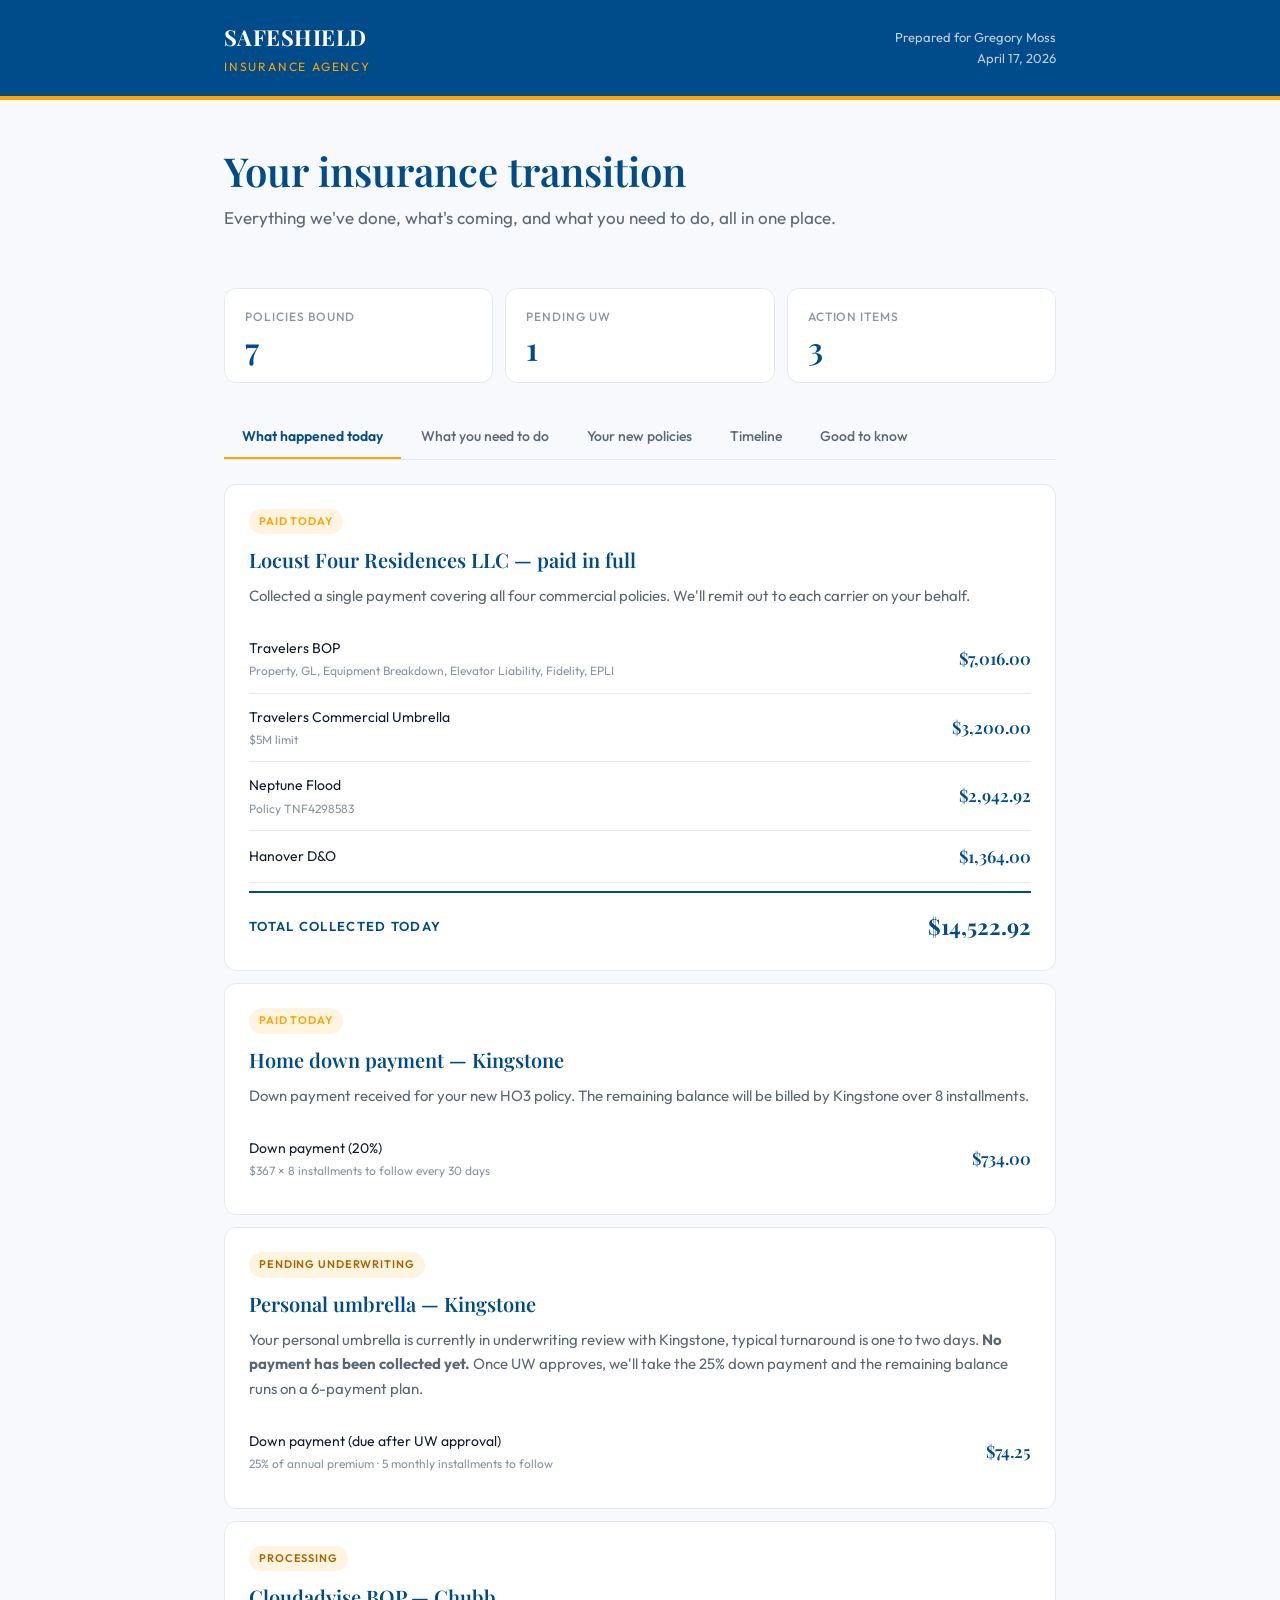
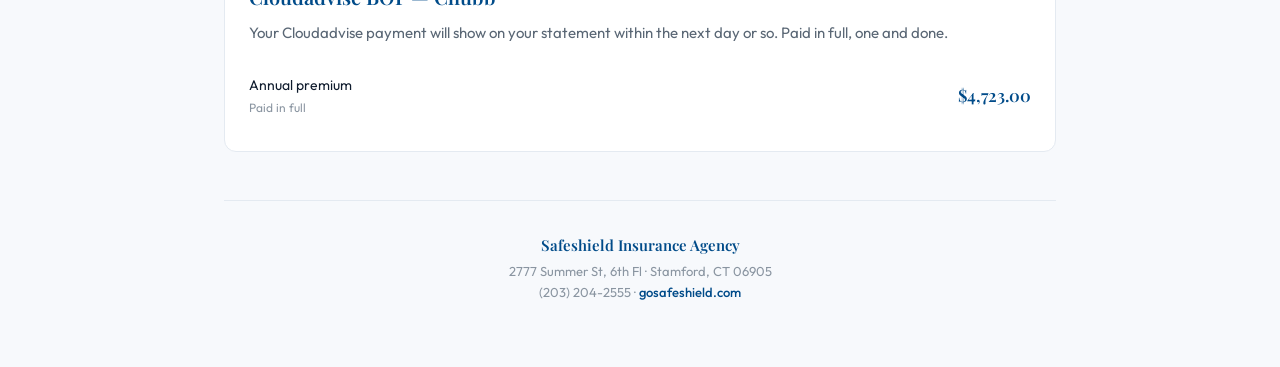
<file: moss/index.html>
<!DOCTYPE html>
<html lang="en">
<head>
<meta charset="UTF-8" />
<meta name="viewport" content="width=device-width, initial-scale=1.0" />
<meta name="robots" content="noindex, nofollow" />
<title>Your Insurance Transition — Safeshield</title>
<link rel="preconnect" href="https://fonts.googleapis.com">
<link rel="preconnect" href="https://fonts.gstatic.com" crossorigin>
<link href="https://fonts.googleapis.com/css2?family=Outfit:wght@300;400;500;600;700&family=Playfair+Display:wght@500;600;700&display=swap" rel="stylesheet">
<style>
  :root {
    --navy: #004B89;
    --navy-dark: #003A6B;
    --navy-light: #E6EFF6;
    --yellow: #FFA300;
    --yellow-light: #FFF4E0;
    --ink: #0F1B2D;
    --ink-muted: #5A6775;
    --ink-soft: #8A95A1;
    --bg: #F7F9FC;
    --surface: #FFFFFF;
    --border: #E4EAF1;
    --border-strong: #CBD5E1;
    --success: #1D9E75;
    --success-bg: #E1F5EE;
  }

  * { box-sizing: border-box; margin: 0; padding: 0; }

  html, body {
    font-family: 'Outfit', -apple-system, BlinkMacSystemFont, sans-serif;
    background: var(--bg);
    color: var(--ink);
    line-height: 1.6;
    -webkit-font-smoothing: antialiased;
  }

  .header {
    background: var(--navy);
    color: white;
    padding: 20px 0;
    border-bottom: 4px solid var(--yellow);
  }

  .header-inner {
    max-width: 880px;
    margin: 0 auto;
    padding: 0 24px;
    display: flex;
    align-items: center;
    justify-content: space-between;
    gap: 16px;
  }

  .brand {
    font-family: 'Playfair Display', serif;
    font-size: 22px;
    font-weight: 700;
    letter-spacing: 0.02em;
  }

  .brand-tag {
    font-family: 'Outfit', sans-serif;
    font-size: 12px;
    font-weight: 400;
    color: var(--yellow);
    text-transform: uppercase;
    letter-spacing: 0.15em;
    margin-top: 2px;
  }

  .header-meta {
    font-size: 13px;
    color: rgba(255,255,255,0.75);
    text-align: right;
  }

  .hero {
    max-width: 880px;
    margin: 0 auto;
    padding: 48px 24px 24px;
  }

  .hero h1 {
    font-family: 'Playfair Display', serif;
    font-size: 40px;
    font-weight: 600;
    color: var(--navy);
    line-height: 1.15;
    margin-bottom: 10px;
  }

  .hero p {
    font-size: 17px;
    color: var(--ink-muted);
    max-width: 620px;
  }

  .container {
    max-width: 880px;
    margin: 0 auto;
    padding: 0 24px 64px;
  }

  .stats {
    display: grid;
    grid-template-columns: repeat(3, 1fr);
    gap: 12px;
    margin: 32px 0;
  }

  .stat {
    background: var(--surface);
    border: 1px solid var(--border);
    border-radius: 12px;
    padding: 18px 20px;
  }

  .stat-label {
    font-size: 12px;
    color: var(--ink-soft);
    text-transform: uppercase;
    letter-spacing: 0.08em;
    font-weight: 500;
    margin-bottom: 6px;
  }

  .stat-value {
    font-family: 'Playfair Display', serif;
    font-size: 32px;
    font-weight: 600;
    color: var(--navy);
    line-height: 1;
  }

  .tabs {
    display: flex;
    gap: 2px;
    margin: 32px 0 24px;
    border-bottom: 1px solid var(--border);
    overflow-x: auto;
  }

  .tab-btn {
    background: transparent;
    border: none;
    padding: 12px 18px;
    font-family: inherit;
    font-size: 14px;
    font-weight: 500;
    color: var(--ink-muted);
    cursor: pointer;
    border-bottom: 3px solid transparent;
    margin-bottom: -1px;
    white-space: nowrap;
    transition: color 0.15s, border-color 0.15s;
  }

  .tab-btn:hover { color: var(--navy); }

  .tab-btn.active {
    color: var(--navy);
    border-bottom-color: var(--yellow);
    font-weight: 600;
  }

  .tab-content { display: none; animation: fadeIn 0.2s ease; }
  .tab-content.active { display: block; }

  @keyframes fadeIn {
    from { opacity: 0; transform: translateY(4px); }
    to { opacity: 1; transform: translateY(0); }
  }

  .card {
    background: var(--surface);
    border: 1px solid var(--border);
    border-radius: 12px;
    padding: 22px 24px;
    margin-bottom: 12px;
  }

  .card-eyebrow {
    display: inline-block;
    font-size: 11px;
    font-weight: 600;
    color: var(--yellow);
    background: var(--yellow-light);
    padding: 4px 10px;
    border-radius: 999px;
    text-transform: uppercase;
    letter-spacing: 0.08em;
    margin-bottom: 10px;
  }

  .card h3 {
    font-family: 'Playfair Display', serif;
    font-size: 20px;
    font-weight: 600;
    color: var(--navy);
    margin-bottom: 8px;
  }

  .card p {
    color: var(--ink-muted);
    font-size: 15px;
    line-height: 1.65;
  }

  .card p + p { margin-top: 10px; }

  .pills {
    display: flex;
    flex-wrap: wrap;
    gap: 6px;
    margin-top: 14px;
  }

  .pill {
    background: var(--navy-light);
    color: var(--navy);
    font-size: 12px;
    font-weight: 500;
    padding: 5px 12px;
    border-radius: 999px;
  }

  .section-label {
    font-size: 11px;
    color: var(--ink-soft);
    text-transform: uppercase;
    letter-spacing: 0.12em;
    font-weight: 600;
    margin: 20px 0 10px;
  }

  .section-label:first-child { margin-top: 0; }

  .policy-group {
    background: var(--surface);
    border: 1px solid var(--border);
    border-radius: 12px;
    overflow: hidden;
    margin-bottom: 16px;
  }

  .policy-row {
    padding: 16px 20px;
    border-bottom: 1px solid var(--border);
    display: flex;
    justify-content: space-between;
    align-items: center;
    gap: 16px;
  }

  .policy-row:last-child { border-bottom: none; }

  .policy-name {
    font-size: 15px;
    font-weight: 600;
    color: var(--ink);
  }

  .policy-meta {
    font-size: 13px;
    color: var(--ink-muted);
    margin-top: 2px;
  }

  .policy-premium {
    font-family: 'Playfair Display', serif;
    font-size: 18px;
    font-weight: 600;
    color: var(--navy);
    white-space: nowrap;
  }

  .policy-status {
    font-size: 13px;
    color: var(--success);
    font-weight: 500;
    background: var(--success-bg);
    padding: 4px 10px;
    border-radius: 999px;
    white-space: nowrap;
  }

  .timeline { position: relative; padding-left: 32px; }
  .timeline::before {
    content: '';
    position: absolute;
    left: 8px;
    top: 10px;
    bottom: 10px;
    width: 2px;
    background: var(--border-strong);
  }

  .timeline-item { position: relative; margin-bottom: 24px; }
  .timeline-item:last-child { margin-bottom: 0; }

  .timeline-dot {
    position: absolute;
    left: -32px;
    top: 4px;
    width: 18px;
    height: 18px;
    border-radius: 50%;
    background: var(--yellow);
    border: 3px solid var(--surface);
    box-shadow: 0 0 0 2px var(--navy);
  }

  .timeline-date {
    font-size: 12px;
    font-weight: 600;
    color: var(--yellow);
    text-transform: uppercase;
    letter-spacing: 0.12em;
    margin-bottom: 2px;
  }

  .timeline-event {
    font-size: 15px;
    color: var(--ink);
    font-weight: 500;
  }

  .footer {
    margin-top: 48px;
    padding-top: 32px;
    border-top: 1px solid var(--border);
    text-align: center;
    color: var(--ink-soft);
    font-size: 13px;
  }

  .footer a { color: var(--navy); text-decoration: none; font-weight: 500; }
  .footer a:hover { text-decoration: underline; }

  .pay-row {
    display: flex;
    justify-content: space-between;
    align-items: center;
    gap: 12px;
    padding: 12px 0;
    border-bottom: 1px solid var(--border);
  }
  .pay-row:last-child { border-bottom: none; }
  .pay-row-label { font-size: 14px; color: var(--ink); }
  .pay-row-sub { font-size: 12px; color: var(--ink-soft); margin-top: 2px; }
  .pay-row-amount {
    font-family: 'Playfair Display', serif;
    font-size: 17px;
    font-weight: 600;
    color: var(--navy);
    white-space: nowrap;
  }
  .pay-total {
    display: flex;
    justify-content: space-between;
    align-items: center;
    padding: 16px 0 4px;
    margin-top: 8px;
    border-top: 2px solid var(--navy);
  }
  .pay-total-label {
    font-size: 13px;
    text-transform: uppercase;
    letter-spacing: 0.1em;
    font-weight: 600;
    color: var(--navy);
  }
  .pay-total-amount {
    font-family: 'Playfair Display', serif;
    font-size: 22px;
    font-weight: 700;
    color: var(--navy);
  }
  .status-chip {
    display: inline-block;
    font-size: 11px;
    font-weight: 600;
    padding: 3px 10px;
    border-radius: 999px;
    text-transform: uppercase;
    letter-spacing: 0.06em;
  }
  .status-chip.paid { background: var(--success-bg); color: var(--success); }
  .status-chip.pending { background: var(--yellow-light); color: #A36800; }

  .footer-brand {
    font-family: 'Playfair Display', serif;
    font-size: 15px;
    font-weight: 600;
    color: var(--navy);
    margin-bottom: 4px;
  }

  @media (max-width: 640px) {
    .hero h1 { font-size: 30px; }
    .hero p { font-size: 15px; }
    .stats { grid-template-columns: 1fr; }
    .header-meta { display: none; }
    .policy-row { flex-direction: column; align-items: flex-start; gap: 8px; }
    .policy-premium, .policy-status { align-self: flex-start; }
  }
</style>
</head>
<body>

<header class="header">
  <div class="header-inner">
    <div>
      <div class="brand">SAFESHIELD</div>
      <div class="brand-tag">Insurance Agency</div>
    </div>
    <div class="header-meta">
      Prepared for Gregory Moss<br>
      April 17, 2026
    </div>
  </div>
</header>

<section class="hero">
  <h1>Your insurance transition</h1>
  <p>Everything we've done, what's coming, and what you need to do, all in one place.</p>
</section>

<div class="container">

  <div class="stats">
    <div class="stat">
      <div class="stat-label">Policies bound</div>
      <div class="stat-value">7</div>
    </div>
    <div class="stat">
      <div class="stat-label">Pending UW</div>
      <div class="stat-value">1</div>
    </div>
    <div class="stat">
      <div class="stat-label">Action items</div>
      <div class="stat-value">3</div>
    </div>
  </div>

  <div class="tabs" role="tablist">
    <button class="tab-btn active" data-tab="today">What happened today</button>
    <button class="tab-btn" data-tab="actions">What you need to do</button>
    <button class="tab-btn" data-tab="policies">Your new policies</button>
    <button class="tab-btn" data-tab="timeline">Timeline</button>
    <button class="tab-btn" data-tab="notes">Good to know</button>
  </div>

  <div id="tab-today" class="tab-content active">
    <div class="card">
      <span class="card-eyebrow">Paid today</span>
      <h3>Locust Four Residences LLC &mdash; paid in full</h3>
      <p>Collected a single payment covering all four commercial policies. We'll remit out to each carrier on your behalf.</p>
      <div style="margin-top: 16px;">
        <div class="pay-row">
          <div>
            <div class="pay-row-label">Travelers BOP</div>
            <div class="pay-row-sub">Property, GL, Equipment Breakdown, Elevator Liability, Fidelity, EPLI</div>
          </div>
          <div class="pay-row-amount">$7,016.00</div>
        </div>
        <div class="pay-row">
          <div>
            <div class="pay-row-label">Travelers Commercial Umbrella</div>
            <div class="pay-row-sub">$5M limit</div>
          </div>
          <div class="pay-row-amount">$3,200.00</div>
        </div>
        <div class="pay-row">
          <div>
            <div class="pay-row-label">Neptune Flood</div>
            <div class="pay-row-sub">Policy TNF4298583</div>
          </div>
          <div class="pay-row-amount">$2,942.92</div>
        </div>
        <div class="pay-row">
          <div>
            <div class="pay-row-label">Hanover D&O</div>
          </div>
          <div class="pay-row-amount">$1,364.00</div>
        </div>
        <div class="pay-total">
          <div class="pay-total-label">Total collected today</div>
          <div class="pay-total-amount">$14,522.92</div>
        </div>
      </div>
    </div>

    <div class="card">
      <span class="card-eyebrow">Paid today</span>
      <h3>Home down payment &mdash; Kingstone</h3>
      <p>Down payment received for your new HO3 policy. The remaining balance will be billed by Kingstone over 8 installments.</p>
      <div style="margin-top: 16px;">
        <div class="pay-row">
          <div>
            <div class="pay-row-label">Down payment (20%)</div>
            <div class="pay-row-sub">$367 &times; 8 installments to follow every 30 days</div>
          </div>
          <div class="pay-row-amount">$734.00</div>
        </div>
      </div>
    </div>

    <div class="card">
      <span class="card-eyebrow" style="background: var(--yellow-light); color: #A36800;">Pending underwriting</span>
      <h3>Personal umbrella &mdash; Kingstone</h3>
      <p>Your personal umbrella is currently in underwriting review with Kingstone, typical turnaround is one to two days. <strong>No payment has been collected yet.</strong> Once UW approves, we'll take the 25% down payment and the remaining balance runs on a 6-payment plan.</p>
      <div style="margin-top: 16px;">
        <div class="pay-row">
          <div>
            <div class="pay-row-label">Down payment (due after UW approval)</div>
            <div class="pay-row-sub">25% of annual premium &middot; 5 monthly installments to follow</div>
          </div>
          <div class="pay-row-amount">$74.25</div>
        </div>
      </div>
    </div>

    <div class="card">
      <span class="card-eyebrow" style="background: var(--yellow-light); color: #A36800;">Processing</span>
      <h3>Cloudadvise BOP &mdash; Chubb</h3>
      <p>Your Cloudadvise payment will show on your statement within the next day or so. Paid in full, one and done.</p>
      <div style="margin-top: 16px;">
        <div class="pay-row">
          <div>
            <div class="pay-row-label">Annual premium</div>
            <div class="pay-row-sub">Paid in full</div>
          </div>
          <div class="pay-row-amount">$4,723.00</div>
        </div>
      </div>
    </div>
  </div>

  <div id="tab-actions" class="tab-content">
    <div class="card">
      <span class="card-eyebrow">1 of 3</span>
      <h3>Sign the carrier emails</h3>
      <p>You'll get signature requests from Kingstone (personal umbrella), Chubb (Cloudadvise BOP), Neptune (flood), and Travelers (BOP and commercial umbrella). Knock them out as they land.</p>
      <div class="pills">
        <span class="pill">Kingstone</span>
        <span class="pill">Chubb</span>
        <span class="pill">Neptune</span>
        <span class="pill">Travelers</span>
      </div>
    </div>

    <div class="card">
      <span class="card-eyebrow">2 of 3</span>
      <h3>Sign our e-sign packet</h3>
      <p>One packet from Safeshield containing three things: your D&O application, Broker of Record letters authorizing Safeshield as your new agent, and cancellation forms for your existing policies.</p>
      <p>Once you sign the cancellation forms, we submit them directly to your current broker to officially end those policies. You don't need to contact your old broker yourself, we handle that entire handoff.</p>
    </div>

    <div class="card">
      <span class="card-eyebrow">3 of 3</span>
      <h3>Heads up on carrier bills</h3>
      <p>We collected a single payment from you upfront so you don't have to pay each carrier separately. As we remit those payments, Travelers, Neptune, Chubb, and Hanover may send you their own invoices in the mail. You can disregard them, we've got it covered.</p>
    </div>
  </div>

  <div id="tab-policies" class="tab-content">
    <div class="section-label">Personal</div>
    <div class="policy-group">
      <div class="policy-row">
        <div>
          <div class="policy-name">Home</div>
          <div class="policy-meta">Kingstone &middot; 4/20/26 &ndash; 4/20/27 &middot; 9 pay</div>
        </div>
        <div class="policy-premium">$3,670</div>
      </div>
      <div class="policy-row">
        <div>
          <div class="policy-name">Auto &mdash; Greg and Kristen</div>
          <div class="policy-meta">6 month policies &middot; Greg $1,292.00 + Kristen $1,400.60</div>
        </div>
        <div class="policy-premium">$2,692.60 / 6 mo</div>
      </div>
      <div class="policy-row">
        <div>
          <div class="policy-name">Personal umbrella</div>
          <div class="policy-meta">Kingstone &middot; 5/1/26 &ndash; 5/1/27 &middot; 6 pay &middot; pending UW</div>
        </div>
        <div class="policy-premium">$297</div>
      </div>
    </div>

    <div class="section-label">Locust Four Residences LLC</div>
    <div class="policy-group">
      <div class="policy-row">
        <div>
          <div class="policy-name">BOP</div>
          <div class="policy-meta">Travelers &middot; 4/25/26 &middot; paid in full</div>
        </div>
        <div class="policy-premium">$7,016</div>
      </div>
      <div class="policy-row">
        <div>
          <div class="policy-name">Commercial umbrella</div>
          <div class="policy-meta">Travelers &middot; $5M &middot; 4/25/26 &middot; paid in full</div>
        </div>
        <div class="policy-premium">$3,200</div>
      </div>
      <div class="policy-row">
        <div>
          <div class="policy-name">Flood</div>
          <div class="policy-meta">Neptune &middot; policy TNF4298583 &middot; 4/27/26 &middot; paid in full</div>
        </div>
        <div class="policy-premium">$2,943</div>
      </div>
      <div class="policy-row">
        <div>
          <div class="policy-name">D&O</div>
          <div class="policy-meta">Hanover &middot; 4/25/26 &middot; paid in full</div>
        </div>
        <div class="policy-premium">$1,364</div>
      </div>
    </div>

    <div class="section-label">Cloudadvise LLC</div>
    <div class="policy-group">
      <div class="policy-row">
        <div>
          <div class="policy-name">BOP</div>
          <div class="policy-meta">Chubb &middot; paid in full</div>
        </div>
        <div class="policy-premium">$4,723</div>
      </div>
    </div>
  </div>

  <div id="tab-timeline" class="tab-content">
    <div class="section-label">Policy start dates</div>
    <div class="policy-group" style="margin-bottom: 24px;">
      <div class="policy-row">
        <div>
          <div class="policy-name">Home</div>
          <div class="policy-meta">Kingstone</div>
        </div>
        <div class="policy-premium" style="font-size: 15px;">4/20/2026</div>
      </div>
      <div class="policy-row">
        <div>
          <div class="policy-name">Locust Four &mdash; BOP</div>
          <div class="policy-meta">Travelers</div>
        </div>
        <div class="policy-premium" style="font-size: 15px;">4/25/2026</div>
      </div>
      <div class="policy-row">
        <div>
          <div class="policy-name">Locust Four &mdash; Commercial umbrella</div>
          <div class="policy-meta">Travelers</div>
        </div>
        <div class="policy-premium" style="font-size: 15px;">4/25/2026</div>
      </div>
      <div class="policy-row">
        <div>
          <div class="policy-name">Locust Four &mdash; D&O</div>
          <div class="policy-meta">Hanover</div>
        </div>
        <div class="policy-premium" style="font-size: 15px;">4/25/2026</div>
      </div>
      <div class="policy-row">
        <div>
          <div class="policy-name">Locust Four &mdash; Flood</div>
          <div class="policy-meta">Neptune</div>
        </div>
        <div class="policy-premium" style="font-size: 15px;">4/27/2026</div>
      </div>
      <div class="policy-row">
        <div>
          <div class="policy-name">Personal umbrella</div>
          <div class="policy-meta">Kingstone &middot; pending UW</div>
        </div>
        <div class="policy-premium" style="font-size: 15px;">5/1/2026</div>
      </div>
      <div class="policy-row">
        <div>
          <div class="policy-name">Auto &mdash; Greg and Kristen</div>
          <div class="policy-meta">6 month policies</div>
        </div>
        <div class="policy-premium" style="font-size: 15px;">&mdash;</div>
      </div>
      <div class="policy-row">
        <div>
          <div class="policy-name">Cloudadvise BOP</div>
          <div class="policy-meta">Chubb</div>
        </div>
        <div class="policy-premium" style="font-size: 15px;">TBD</div>
      </div>
    </div>

    <div class="section-label">Full timeline</div>
    <div class="card" style="padding: 28px 32px;">
      <div class="timeline">
        <div class="timeline-item">
          <div class="timeline-dot"></div>
          <div class="timeline-date">Apr 20</div>
          <div class="timeline-event">Home binds &middot; Utica home cancels</div>
        </div>
        <div class="timeline-item">
          <div class="timeline-dot"></div>
          <div class="timeline-date">Apr 25</div>
          <div class="timeline-event">Locust BOP, commercial umbrella, and D&O all bind</div>
        </div>
        <div class="timeline-item">
          <div class="timeline-dot"></div>
          <div class="timeline-date">Apr 27</div>
          <div class="timeline-event">Flood binds &middot; old Locust policies cancel</div>
        </div>
        <div class="timeline-item">
          <div class="timeline-dot"></div>
          <div class="timeline-date">May 1</div>
          <div class="timeline-event">Personal umbrella binds &middot; Utica umbrella cancels</div>
        </div>
      </div>
    </div>
  </div>

  <div id="tab-notes" class="tab-content">
    <div class="card">
      <h3>Your client portal is coming</h3>
      <p>Within the next week or so, your personal client portal at gosafeshield.com will go live. Everything lives there, policy documents, billing, certificates, and declarations, all in one place. We'll send login details as soon as it's ready.</p>
    </div>
    <div class="card">
      <h3>Personal umbrella window</h3>
      <p>Your new home starts 4/20 but the new umbrella not until 5/1. Your existing Utica umbrella stays active through 5/1 to cover the window. No gap in coverage.</p>
    </div>
    <div class="card">
      <h3>Locust flood handoff</h3>
      <p>Your new Locust coverage starts 4/25, flood starts 4/27. We're keeping the old Builder's Risk alive through 4/27 so there's no flood gap. Small overlap, zero exposure.</p>
    </div>
    <div class="card">
      <h3>Fleetwood Parking</h3>
      <p>Not being touched. Stays where it is through 9/9/26 renewal. We'll revisit closer to the date.</p>
    </div>
    <div class="card">
      <h3>Refunds from prior carriers</h3>
      <p>You'll get pro-rata refunds directly from Utica, Evanston, American Zurich, and The Hartford once cancellations process. The Builder's Risk refund should be the largest.</p>
    </div>
  </div>

  <div class="footer">
    <div class="footer-brand">Safeshield Insurance Agency</div>
    <p>2777 Summer St, 6th Fl &middot; Stamford, CT 06905</p>
    <p>(203) 204-2555 &middot; <a href="https://gosafeshield.com">gosafeshield.com</a></p>
  </div>

</div>

<script>
  const buttons = document.querySelectorAll('.tab-btn');
  const contents = document.querySelectorAll('.tab-content');
  buttons.forEach(btn => {
    btn.addEventListener('click', () => {
      const tab = btn.dataset.tab;
      buttons.forEach(b => b.classList.remove('active'));
      contents.forEach(c => c.classList.remove('active'));
      btn.classList.add('active');
      document.getElementById('tab-' + tab).classList.add('active');
    });
  });
</script>

</body>
</html>
</file>
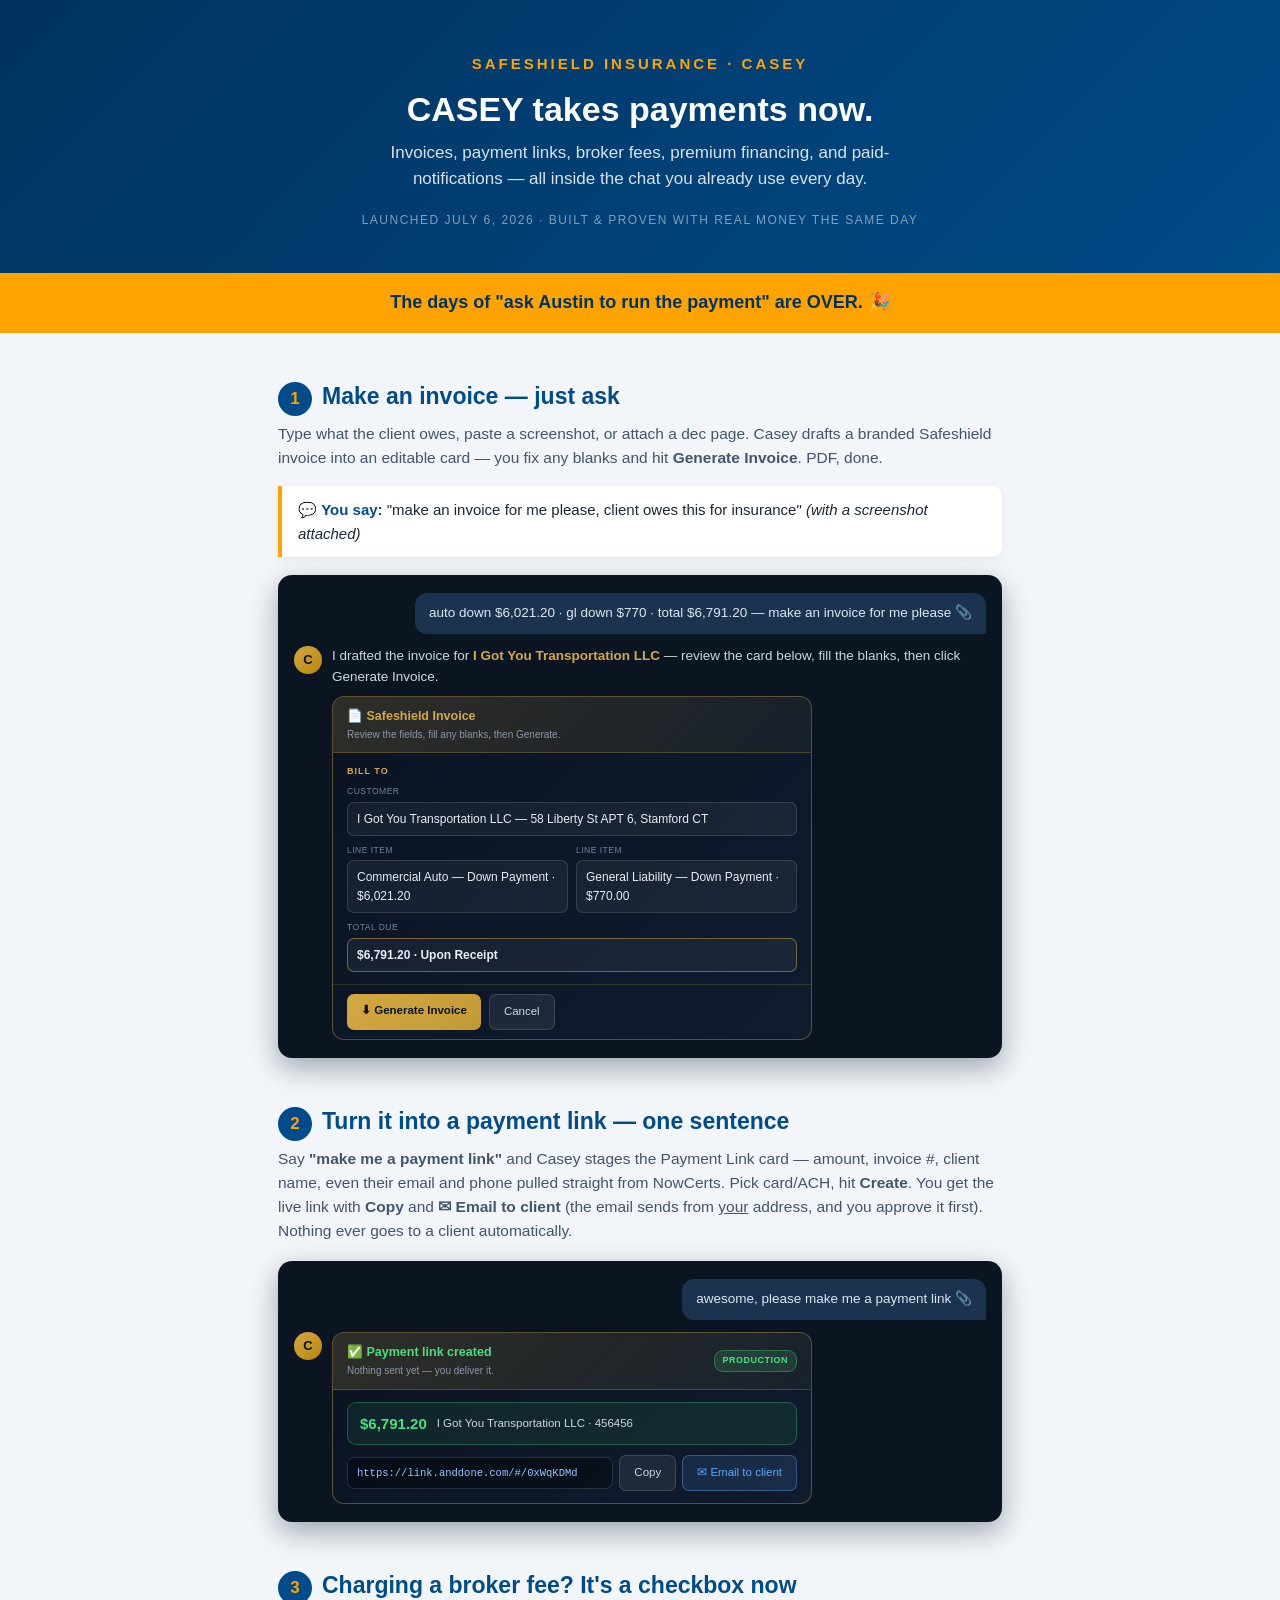
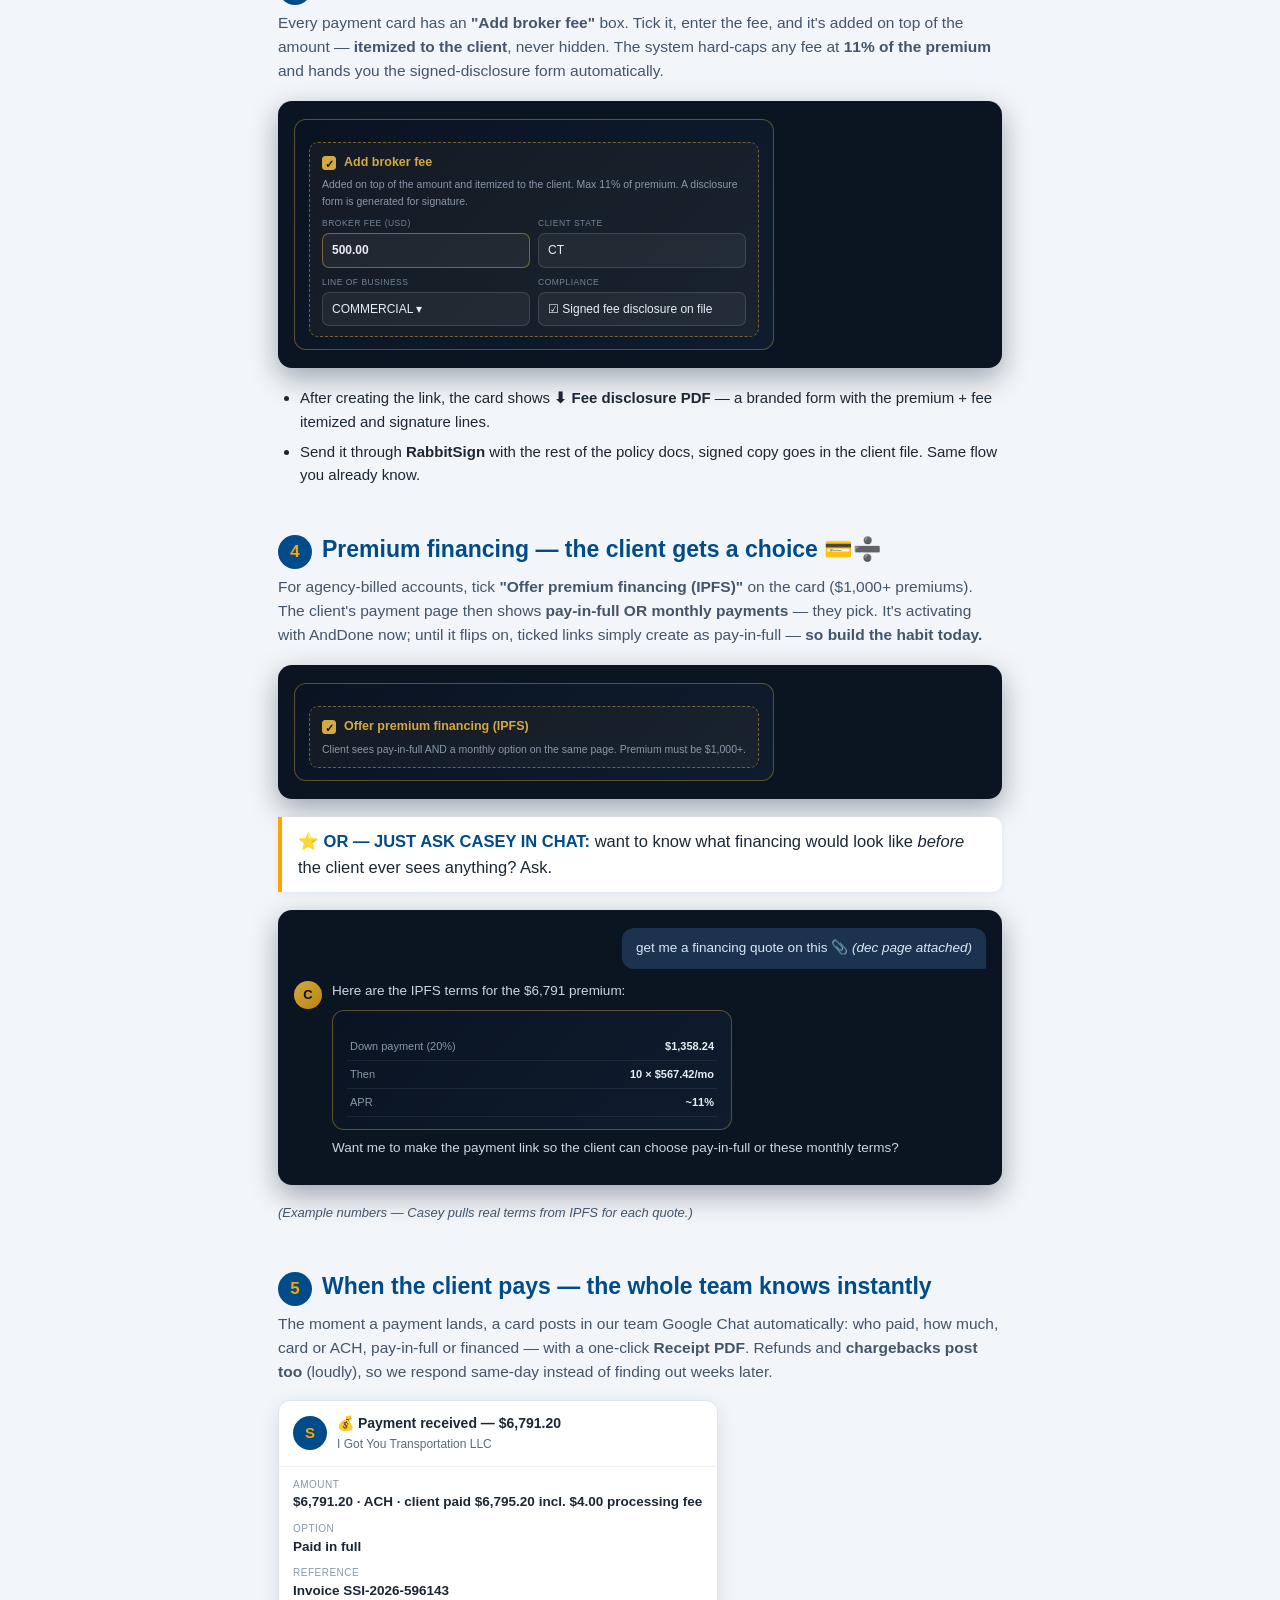
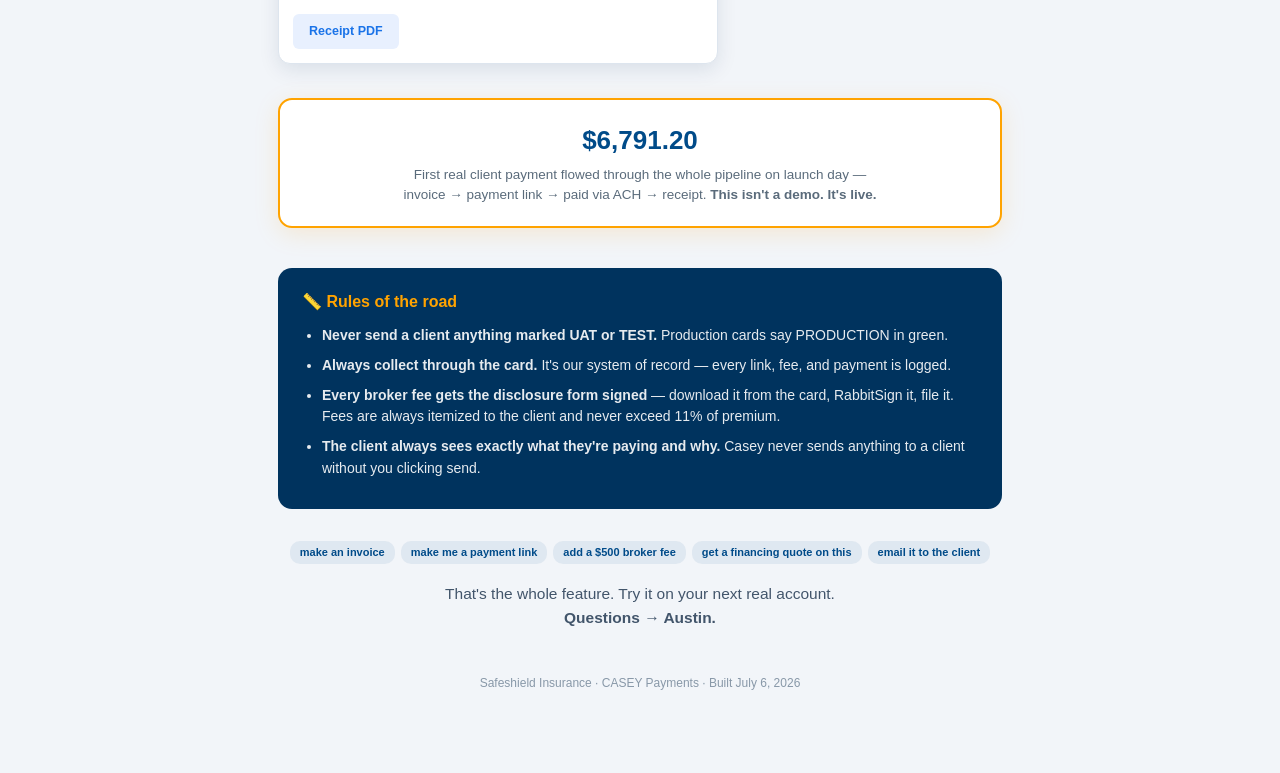
<file: payments/index.html>
<!DOCTYPE html>
<html lang="en"><head><meta charset="utf-8">
<meta name="viewport" content="width=device-width,initial-scale=1">
<title>CASEY Payments — Team Launch Guide</title>
<style>
  * { box-sizing:border-box; margin:0; padding:0; }
  body { font-family:-apple-system,BlinkMacSystemFont,'Segoe UI',Roboto,Helvetica,Arial,sans-serif; background:#f2f5f9; color:#1c2733; line-height:1.55; }
  .wrap { max-width:760px; margin:0 auto; padding:0 18px 80px; }
  /* HERO */
  .hero { background:linear-gradient(135deg,#00335e,#004B89); color:#fff; padding:52px 20px 44px; text-align:center; }
  .hero .brand { font-size:15px; font-weight:800; letter-spacing:3px; color:#ffa300; }
  .hero h1 { font-size:34px; font-weight:900; margin:14px 0 10px; line-height:1.2; }
  .hero p { font-size:17px; color:rgba(255,255,255,0.85); max-width:560px; margin:0 auto; }
  .hero .date { margin-top:18px; font-size:12px; letter-spacing:1.5px; color:rgba(255,255,255,0.5); text-transform:uppercase; }
  .bigline { background:#ffa300; color:#00335e; font-weight:900; text-align:center; padding:16px 20px; font-size:18px; }
  /* SECTIONS */
  h2 { color:#004B89; font-size:23px; margin:46px 0 6px; }
  h2 .num { display:inline-block; background:#004B89; color:#ffa300; width:34px; height:34px; border-radius:50%; text-align:center; line-height:34px; font-size:17px; margin-right:10px; }
  .lead { font-size:15.5px; color:#42556b; margin-bottom:16px; }
  .say { background:#fff; border-left:4px solid #ffa300; padding:12px 16px; border-radius:0 10px 10px 0; margin:14px 0; font-size:15px; box-shadow:0 2px 8px rgba(0,40,80,0.06); }
  .say b { color:#004B89; }
  ul.steps { margin:10px 0 8px 22px; font-size:15px; }
  ul.steps li { margin-bottom:7px; }
  /* CHAT MOCK */
  .chatmock { background:#0b1522; border-radius:14px; padding:18px 16px; margin:18px 0; box-shadow:0 10px 28px rgba(0,20,40,0.35); }
  .chatmock .userbub { background:#1c3350; color:#dbe6f2; border-radius:12px 12px 2px 12px; padding:10px 14px; font-size:13.5px; max-width:85%; margin:0 0 12px auto; width:fit-content; }
  .chatmock .caseybub { display:flex; gap:10px; }
  .chatmock .cav { width:28px; height:28px; border-radius:50%; background:linear-gradient(135deg,#d4a843,#b8860b); color:#0a1322; font-weight:800; text-align:center; line-height:28px; flex-shrink:0; font-size:13px; }
  .chatmock .ctext { color:#cdd6e0; font-size:13.5px; margin-bottom:8px; }
  .pcard { background:linear-gradient(135deg,#0a1322,#0f1c2e); border:1px solid rgba(212,168,67,0.4); border-radius:12px; overflow:hidden; max-width:480px; }
  .pcard .head { background:linear-gradient(135deg,rgba(212,168,67,0.18),rgba(212,168,67,0.05)); border-bottom:1px solid rgba(212,168,67,0.25); padding:10px 14px; display:flex; align-items:center; gap:8px; }
  .pcard .ttl { color:#d4a843; font-weight:700; font-size:12.5px; }
  .pcard .sub { color:#8b98a8; font-size:10px; margin-top:1px; }
  .badge { margin-left:auto; font-size:9px; font-weight:800; padding:3px 8px; border-radius:9px; letter-spacing:0.5px; }
  .badge.live { background:rgba(74,222,128,0.15); color:#4ade80; border:1px solid rgba(74,222,128,0.35); }
  .pcard .bd { padding:12px 14px; }
  .sec { color:#d4a843; font-size:9px; font-weight:800; letter-spacing:1px; text-transform:uppercase; margin:10px 0 6px; }
  .sec:first-child { margin-top:0; }
  .fgrid { display:grid; grid-template-columns:1fr 1fr; gap:8px; }
  .fld label { display:block; color:#748496; font-size:8.5px; text-transform:uppercase; letter-spacing:0.5px; margin-bottom:3px; }
  .fld .in { background:rgba(255,255,255,0.05); border:1px solid rgba(255,255,255,0.13); border-radius:7px; padding:7px 9px; color:#e8edf3; font-size:12px; }
  .fld .in.gold { border-color:rgba(212,168,67,0.5); font-weight:700; }
  .wide { grid-column:1/-1; }
  .toggle { border:1.5px dashed rgba(212,168,67,0.5); border-radius:9px; background:rgba(212,168,67,0.05); padding:10px 12px; margin-top:10px; }
  .toggle .row { color:#d4a843; font-weight:700; font-size:12.5px; display:flex; align-items:center; gap:8px; }
  .cb { width:14px; height:14px; border-radius:3px; border:1.5px solid rgba(255,255,255,0.35); display:inline-block; flex-shrink:0; }
  .cb.on { background:#d4a843; border-color:#d4a843; position:relative; }
  .cb.on:after { content:'✓'; position:absolute; inset:0; color:#0a1322; font-size:11px; font-weight:900; text-align:center; line-height:14px; }
  .toggle .note { color:#8b98a8; font-size:10.5px; margin-top:4px; }
  .btnrow { border-top:1px solid rgba(212,168,67,0.18); padding:9px 14px; display:flex; gap:8px; }
  .gbtn { background:linear-gradient(135deg,#d4a843,#c29a35); color:#0a1322; font-weight:800; font-size:11.5px; border-radius:7px; padding:8px 14px; }
  .gybtn { background:rgba(255,255,255,0.07); color:#cdd6e0; font-size:11.5px; border-radius:7px; padding:8px 14px; border:1px solid rgba(255,255,255,0.14); }
  .blbtn { background:rgba(96,165,250,0.13); color:#60a5fa; border:1px solid rgba(96,165,250,0.4); font-size:11.5px; border-radius:7px; padding:8px 14px; }
  .okbar { background:rgba(74,222,128,0.08); border:1px solid rgba(74,222,128,0.3); border-radius:9px; padding:9px 12px; display:flex; align-items:center; gap:10px; margin-bottom:10px; flex-wrap:wrap; }
  .okbar .amt { color:#4ade80; font-weight:800; font-size:15px; }
  .okbar .who { color:#cdd6e0; font-size:11.5px; }
  .linkline { display:flex; gap:6px; align-items:center; flex-wrap:wrap; }
  .lbox { flex:1; min-width:150px; background:rgba(0,0,0,0.35); border:1px solid rgba(255,255,255,0.13); border-radius:7px; padding:7px 9px; font-family:ui-monospace,monospace; font-size:10.5px; color:#93c5fd; overflow:hidden; text-overflow:ellipsis; white-space:nowrap; }
  .terms { width:100%; border-collapse:collapse; margin-top:10px; font-size:11px; }
  .terms td { padding:5px 3px; border-bottom:1px solid rgba(255,255,255,0.07); color:#8b98a8; }
  .terms td:last-child { text-align:right; color:#e8edf3; font-weight:700; }
  /* GOOGLE CHAT CARD */
  .gchat { background:#fff; border:1px solid #dde5ee; border-radius:12px; max-width:440px; margin:16px 0; box-shadow:0 6px 20px rgba(0,40,80,0.1); overflow:hidden; }
  .gchat .gh { display:flex; gap:10px; padding:12px 14px; border-bottom:1px solid #eef2f7; align-items:center; }
  .gchat .logo { width:34px; height:34px; border-radius:50%; background:#004B89; color:#ffa300; font-weight:900; text-align:center; line-height:34px; font-size:15px; }
  .gchat .gt { font-weight:800; font-size:14px; color:#1c2733; }
  .gchat .gs { font-size:12px; color:#5a6b7b; }
  .gchat .gb { padding:10px 14px 14px; }
  .grow { margin-bottom:8px; }
  .grow .lab { font-size:10px; color:#8898a8; text-transform:uppercase; letter-spacing:0.5px; }
  .grow .val { font-size:13.5px; color:#1c2733; font-weight:600; }
  .gbtn2 { display:inline-block; background:#e8f0fe; color:#1a73e8; font-weight:700; font-size:12.5px; padding:8px 16px; border-radius:6px; margin-top:4px; }
  /* CALLOUTS */
  .rules { background:#00335e; color:#fff; border-radius:14px; padding:22px 24px; margin:40px 0 10px; }
  .rules h3 { color:#ffa300; font-size:16px; margin-bottom:10px; }
  .rules li { margin:0 0 8px 20px; font-size:14px; color:rgba(255,255,255,0.9); }
  .proof { background:#fff; border:2px solid #ffa300; border-radius:14px; padding:20px 24px; margin:34px 0; text-align:center; box-shadow:0 6px 24px rgba(255,163,0,0.15); }
  .proof .big { font-size:26px; font-weight:900; color:#004B89; }
  .proof .sm { font-size:13.5px; color:#5a6b7b; margin-top:4px; }
  .foot { text-align:center; color:#8898a8; font-size:12px; margin-top:44px; }
  .tag { display:inline-block; background:rgba(0,75,137,0.08); color:#004B89; font-weight:700; font-size:11px; padding:3px 10px; border-radius:10px; margin:2px 3px; }
</style></head>
<body>

<div class="hero">
  <div class="brand">SAFESHIELD INSURANCE · CASEY</div>
  <h1>CASEY takes payments now.</h1>
  <p>Invoices, payment links, broker fees, premium financing, and paid-notifications — all inside the chat you already use every day.</p>
  <div class="date">Launched July 6, 2026 · built &amp; proven with real money the same day</div>
</div>
<div class="bigline">The days of "ask Austin to run the payment" are OVER. 🎉</div>

<div class="wrap">

<h2><span class="num">1</span>Make an invoice — just ask</h2>
<p class="lead">Type what the client owes, paste a screenshot, or attach a dec page. Casey drafts a branded Safeshield invoice into an editable card — you fix any blanks and hit <b>Generate Invoice</b>. PDF, done.</p>
<div class="say">💬 <b>You say:</b> "make an invoice for me please, client owes this for insurance" <i>(with a screenshot attached)</i></div>
<div class="chatmock">
  <div class="userbub">auto down $6,021.20 · gl down $770 · total $6,791.20 — make an invoice for me please 📎</div>
  <div class="caseybub"><div class="cav">C</div><div style="flex:1;">
    <div class="ctext">I drafted the invoice for <b style="color:#d4a843;">I Got You Transportation LLC</b> — review the card below, fill the blanks, then click Generate Invoice.</div>
    <div class="pcard"><div class="head"><div><div class="ttl">📄 Safeshield Invoice</div><div class="sub">Review the fields, fill any blanks, then Generate.</div></div></div>
    <div class="bd"><div class="sec">Bill To</div>
      <div class="fgrid"><div class="fld wide"><label>Customer</label><div class="in">I Got You Transportation LLC — 58 Liberty St APT 6, Stamford CT</div></div>
      <div class="fld"><label>Line item</label><div class="in">Commercial Auto — Down Payment · $6,021.20</div></div>
      <div class="fld"><label>Line item</label><div class="in">General Liability — Down Payment · $770.00</div></div>
      <div class="fld wide"><label>Total due</label><div class="in gold">$6,791.20 · Upon Receipt</div></div></div>
    </div><div class="btnrow"><div class="gbtn">⬇ Generate Invoice</div><div class="gybtn">Cancel</div></div></div>
  </div></div>
</div>

<h2><span class="num">2</span>Turn it into a payment link — one sentence</h2>
<p class="lead">Say <b>"make me a payment link"</b> and Casey stages the Payment Link card — amount, invoice #, client name, even their email and phone pulled straight from NowCerts. Pick card/ACH, hit <b>Create</b>. You get the live link with <b>Copy</b> and <b>✉ Email to client</b> (the email sends from <u>your</u> address, and you approve it first). Nothing ever goes to a client automatically.</p>
<div class="chatmock">
  <div class="userbub">awesome, please make me a payment link 📎</div>
  <div class="caseybub"><div class="cav">C</div><div style="flex:1;">
    <div class="pcard"><div class="head"><div><div class="ttl" style="color:#4ade80;">✅ Payment link created</div><div class="sub">Nothing sent yet — you deliver it.</div></div><span class="badge live">PRODUCTION</span></div>
    <div class="bd">
      <div class="okbar"><span class="amt">$6,791.20</span><span class="who">I Got You Transportation LLC · 456456</span></div>
      <div class="linkline"><div class="lbox">https://link.anddone.com/#/0xWqKDMd</div><div class="gybtn">Copy</div><div class="blbtn">✉ Email to client</div></div>
    </div></div>
  </div></div>
</div>

<h2><span class="num">3</span>Charging a broker fee? It's a checkbox now</h2>
<p class="lead">Every payment card has an <b>"Add broker fee"</b> box. Tick it, enter the fee, and it's added on top of the amount — <b>itemized to the client</b>, never hidden. The system hard-caps any fee at <b>11% of the premium</b> and hands you the signed-disclosure form automatically.</p>
<div class="chatmock"><div class="pcard" style="max-width:480px;">
  <div class="bd">
    <div class="toggle"><div class="row"><span class="cb on"></span> Add broker fee</div>
      <div class="note">Added on top of the amount and itemized to the client. Max 11% of premium. A disclosure form is generated for signature.</div>
      <div class="fgrid" style="margin-top:8px;"><div class="fld"><label>Broker fee (USD)</label><div class="in gold">500.00</div></div>
      <div class="fld"><label>Client state</label><div class="in">CT</div></div>
      <div class="fld"><label>Line of business</label><div class="in">COMMERCIAL ▾</div></div>
      <div class="fld"><label>Compliance</label><div class="in">☑ Signed fee disclosure on file</div></div></div>
    </div>
  </div></div></div>
<ul class="steps">
  <li>After creating the link, the card shows <b>⬇ Fee disclosure PDF</b> — a branded form with the premium + fee itemized and signature lines.</li>
  <li>Send it through <b>RabbitSign</b> with the rest of the policy docs, signed copy goes in the client file. Same flow you already know.</li>
</ul>

<h2><span class="num">4</span>Premium financing — the client gets a choice 💳➗</h2>
<p class="lead">For agency-billed accounts, tick <b>"Offer premium financing (IPFS)"</b> on the card ($1,000+ premiums). The client's payment page then shows <b>pay-in-full OR monthly payments</b> — they pick. It's activating with AndDone now; until it flips on, ticked links simply create as pay-in-full — <b>so build the habit today.</b></p>
<div class="chatmock"><div class="pcard" style="max-width:480px;"><div class="bd">
  <div class="toggle"><div class="row"><span class="cb on"></span> Offer premium financing (IPFS)</div>
    <div class="note">Client sees pay-in-full AND a monthly option on the same page. Premium must be $1,000+.</div></div>
</div></div></div>
<div class="say" style="font-size:16.5px;">⭐ <b>OR — JUST ASK CASEY IN CHAT:</b> want to know what financing would look like <i>before</i> the client ever sees anything? Ask.</div>
<div class="chatmock">
  <div class="userbub">get me a financing quote on this 📎 <i>(dec page attached)</i></div>
  <div class="caseybub"><div class="cav">C</div><div style="flex:1;">
    <div class="ctext">Here are the IPFS terms for the $6,791 premium:</div>
    <div class="pcard" style="max-width:400px;"><div class="bd">
      <table class="terms">
        <tr><td>Down payment (20%)</td><td>$1,358.24</td></tr>
        <tr><td>Then</td><td>10 × $567.42/mo</td></tr>
        <tr><td>APR</td><td>~11%</td></tr>
      </table>
    </div></div>
    <div class="ctext" style="margin-top:8px;">Want me to make the payment link so the client can choose pay-in-full or these monthly terms?</div>
  </div></div>
</div>
<p class="lead" style="font-size:13px;"><i>(Example numbers — Casey pulls real terms from IPFS for each quote.)</i></p>

<h2><span class="num">5</span>When the client pays — the whole team knows instantly</h2>
<p class="lead">The moment a payment lands, a card posts in our team Google Chat automatically: who paid, how much, card or ACH, pay-in-full or financed — with a one-click <b>Receipt PDF</b>. Refunds and <b>chargebacks post too</b> (loudly), so we respond same-day instead of finding out weeks later.</p>
<div class="gchat">
  <div class="gh"><div class="logo">S</div><div><div class="gt">💰 Payment received — $6,791.20</div><div class="gs">I Got You Transportation LLC</div></div></div>
  <div class="gb">
    <div class="grow"><div class="lab">Amount</div><div class="val">$6,791.20 · ACH · client paid $6,795.20 incl. $4.00 processing fee</div></div>
    <div class="grow"><div class="lab">Option</div><div class="val">Paid in full</div></div>
    <div class="grow"><div class="lab">Reference</div><div class="val">Invoice SSI-2026-596143</div></div>
    <div class="gbtn2">Receipt PDF</div>
  </div>
</div>

<div class="proof">
  <div class="big">$6,791.20</div>
  <div class="sm">First real client payment flowed through the whole pipeline on launch day —<br>invoice → payment link → paid via ACH → receipt. <b>This isn't a demo. It's live.</b></div>
</div>

<div class="rules">
  <h3>📏 Rules of the road</h3>
  <ul>
    <li><b>Never send a client anything marked UAT or TEST.</b> Production cards say PRODUCTION in green.</li>
    <li><b>Always collect through the card.</b> It's our system of record — every link, fee, and payment is logged.</li>
    <li><b>Every broker fee gets the disclosure form signed</b> — download it from the card, RabbitSign it, file it. Fees are always itemized to the client and never exceed 11% of premium.</li>
    <li><b>The client always sees exactly what they're paying and why.</b> Casey never sends anything to a client without you clicking send.</li>
  </ul>
</div>

<p class="lead" style="text-align:center; margin-top:30px;">
  <span class="tag">make an invoice</span><span class="tag">make me a payment link</span><span class="tag">add a $500 broker fee</span><span class="tag">get a financing quote on this</span><span class="tag">email it to the client</span>
</p>
<p class="lead" style="text-align:center;">That's the whole feature. Try it on your next real account.<br><b>Questions → Austin.</b></p>

<div class="foot">Safeshield Insurance · CASEY Payments · Built July 6, 2026</div>
</div>
</body></html>
</file>
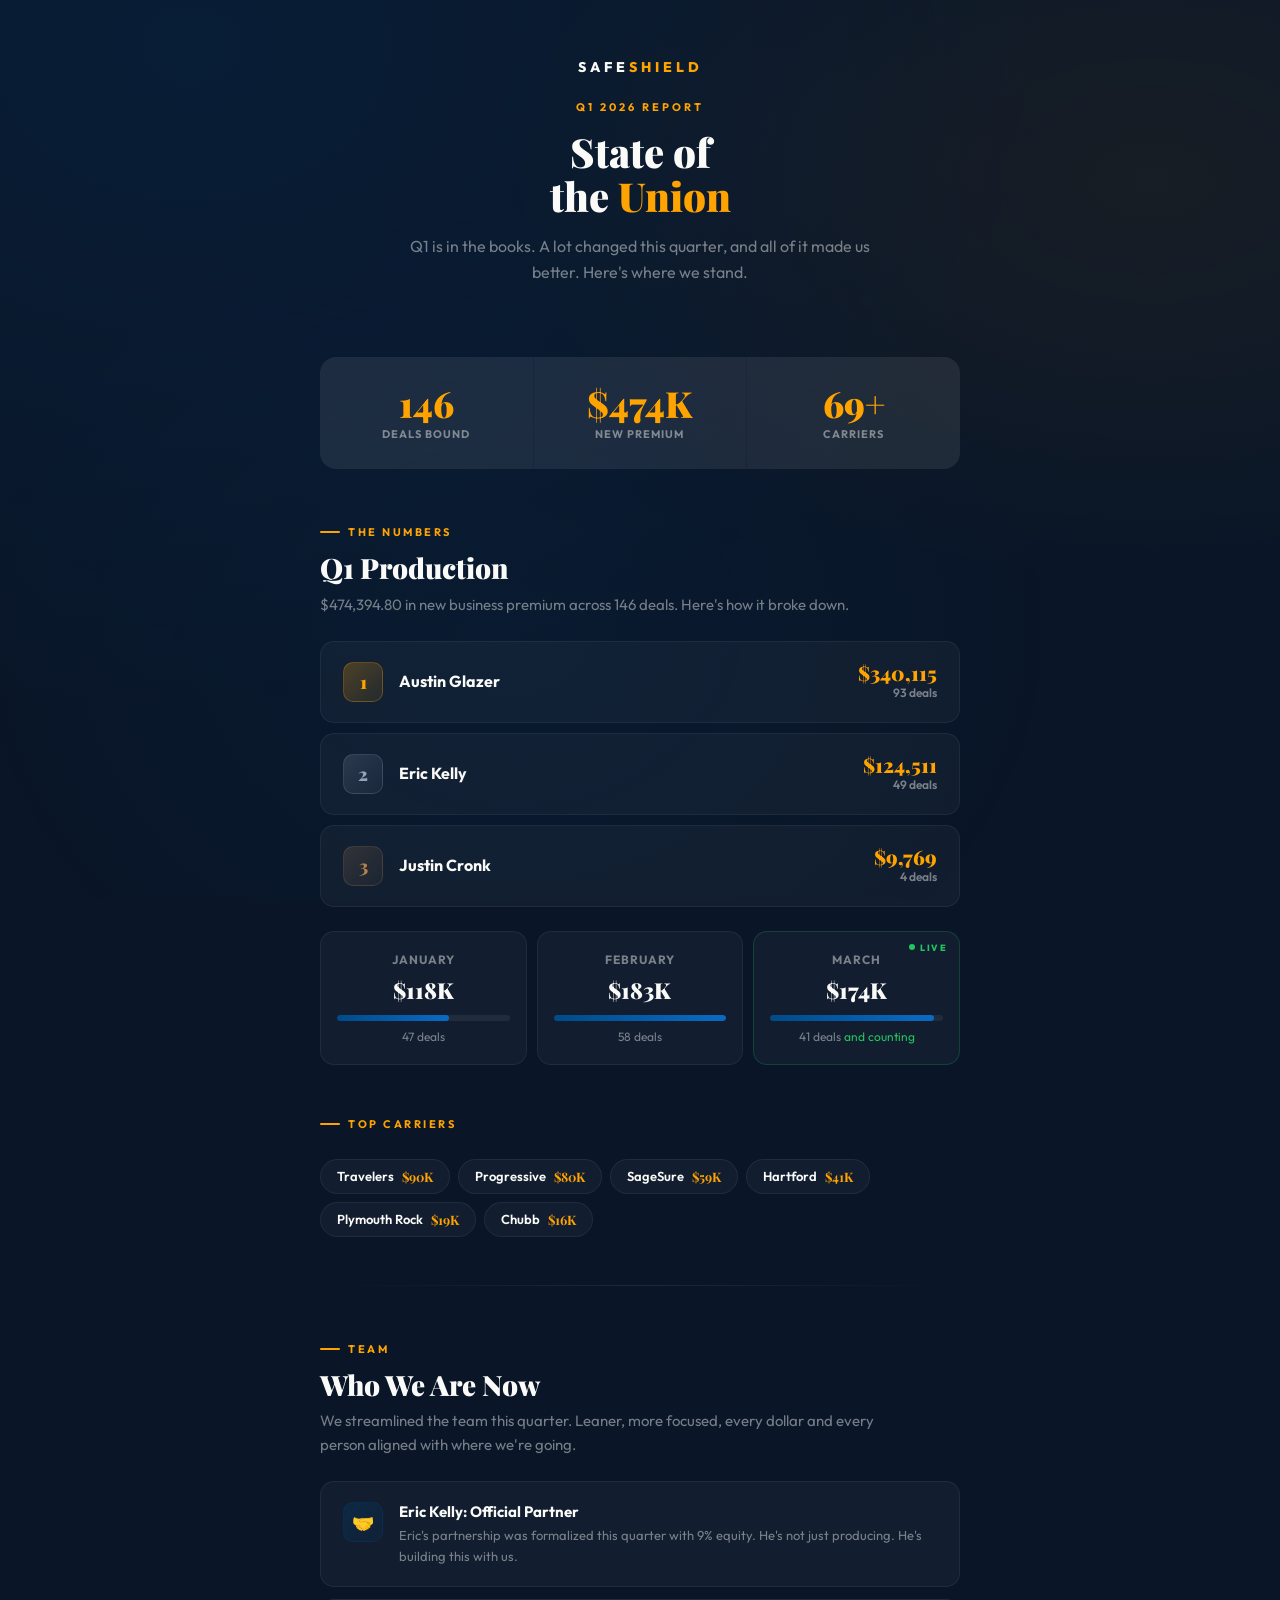
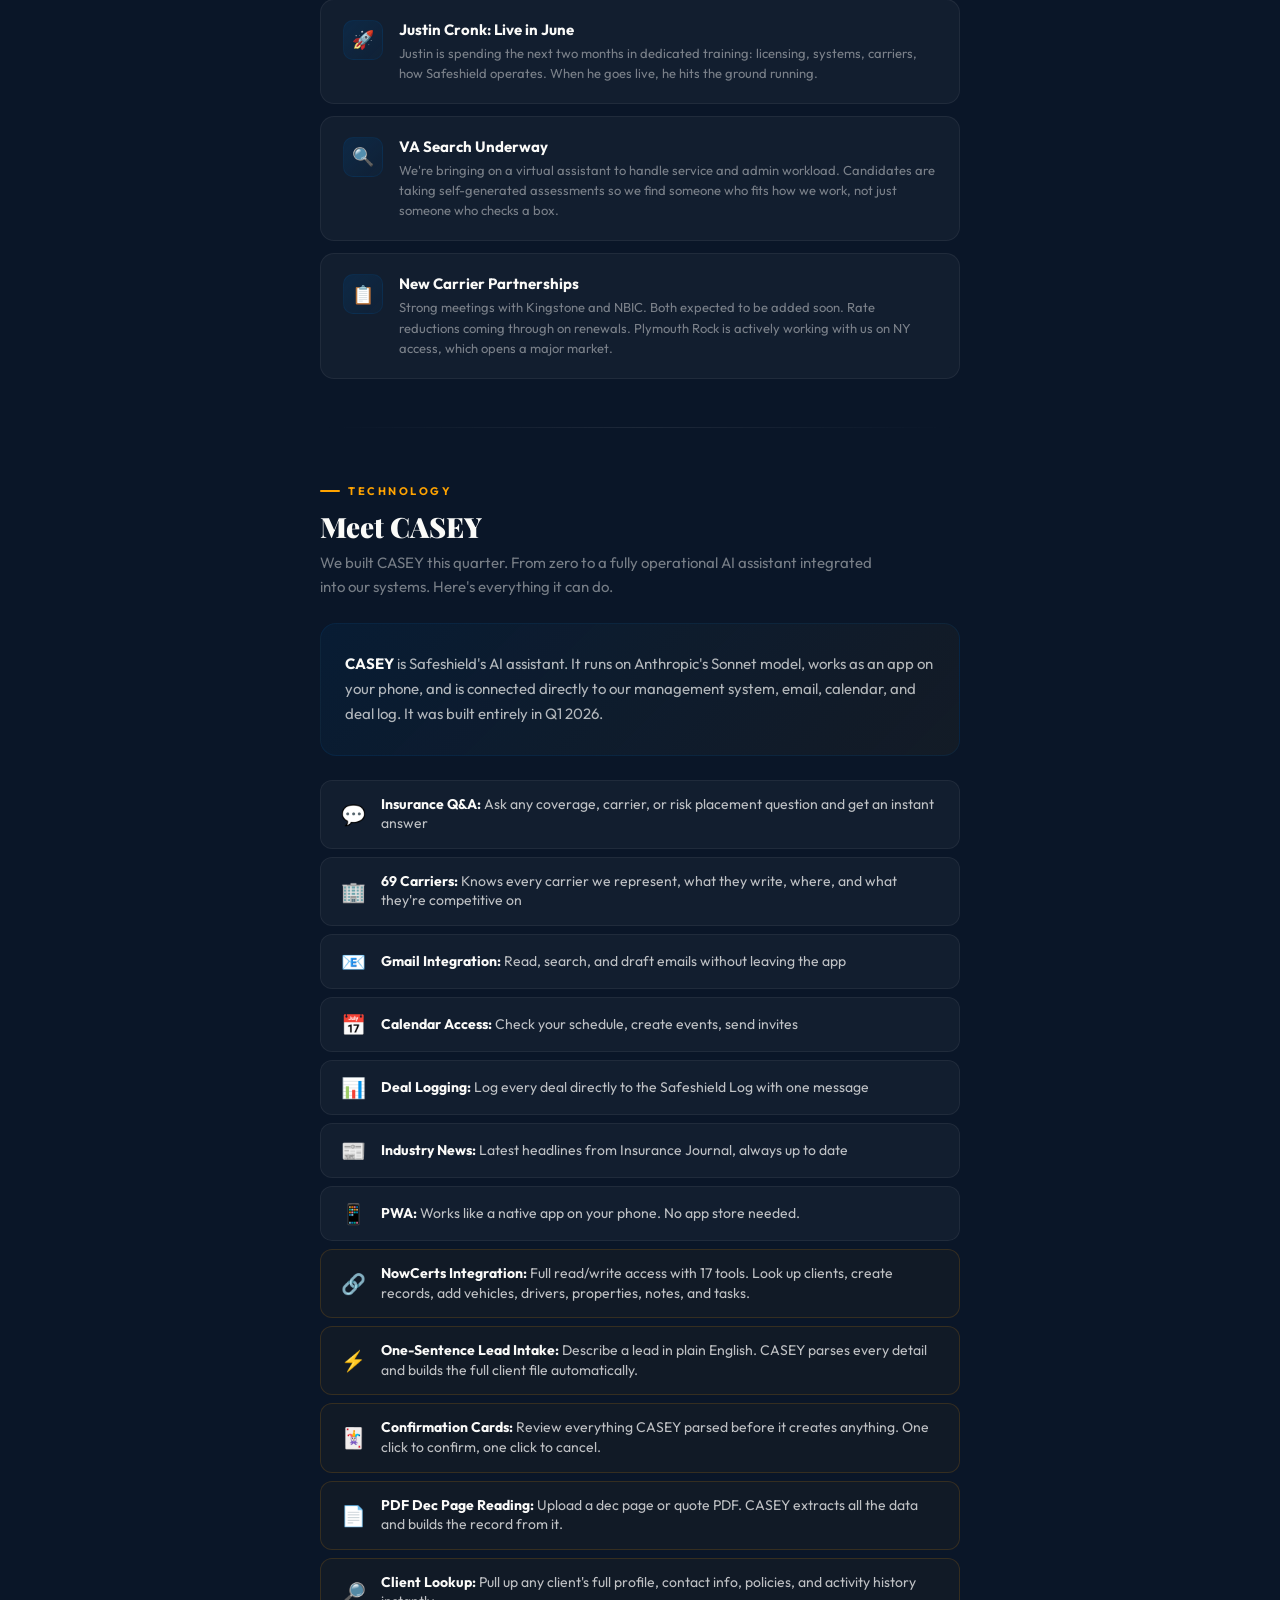
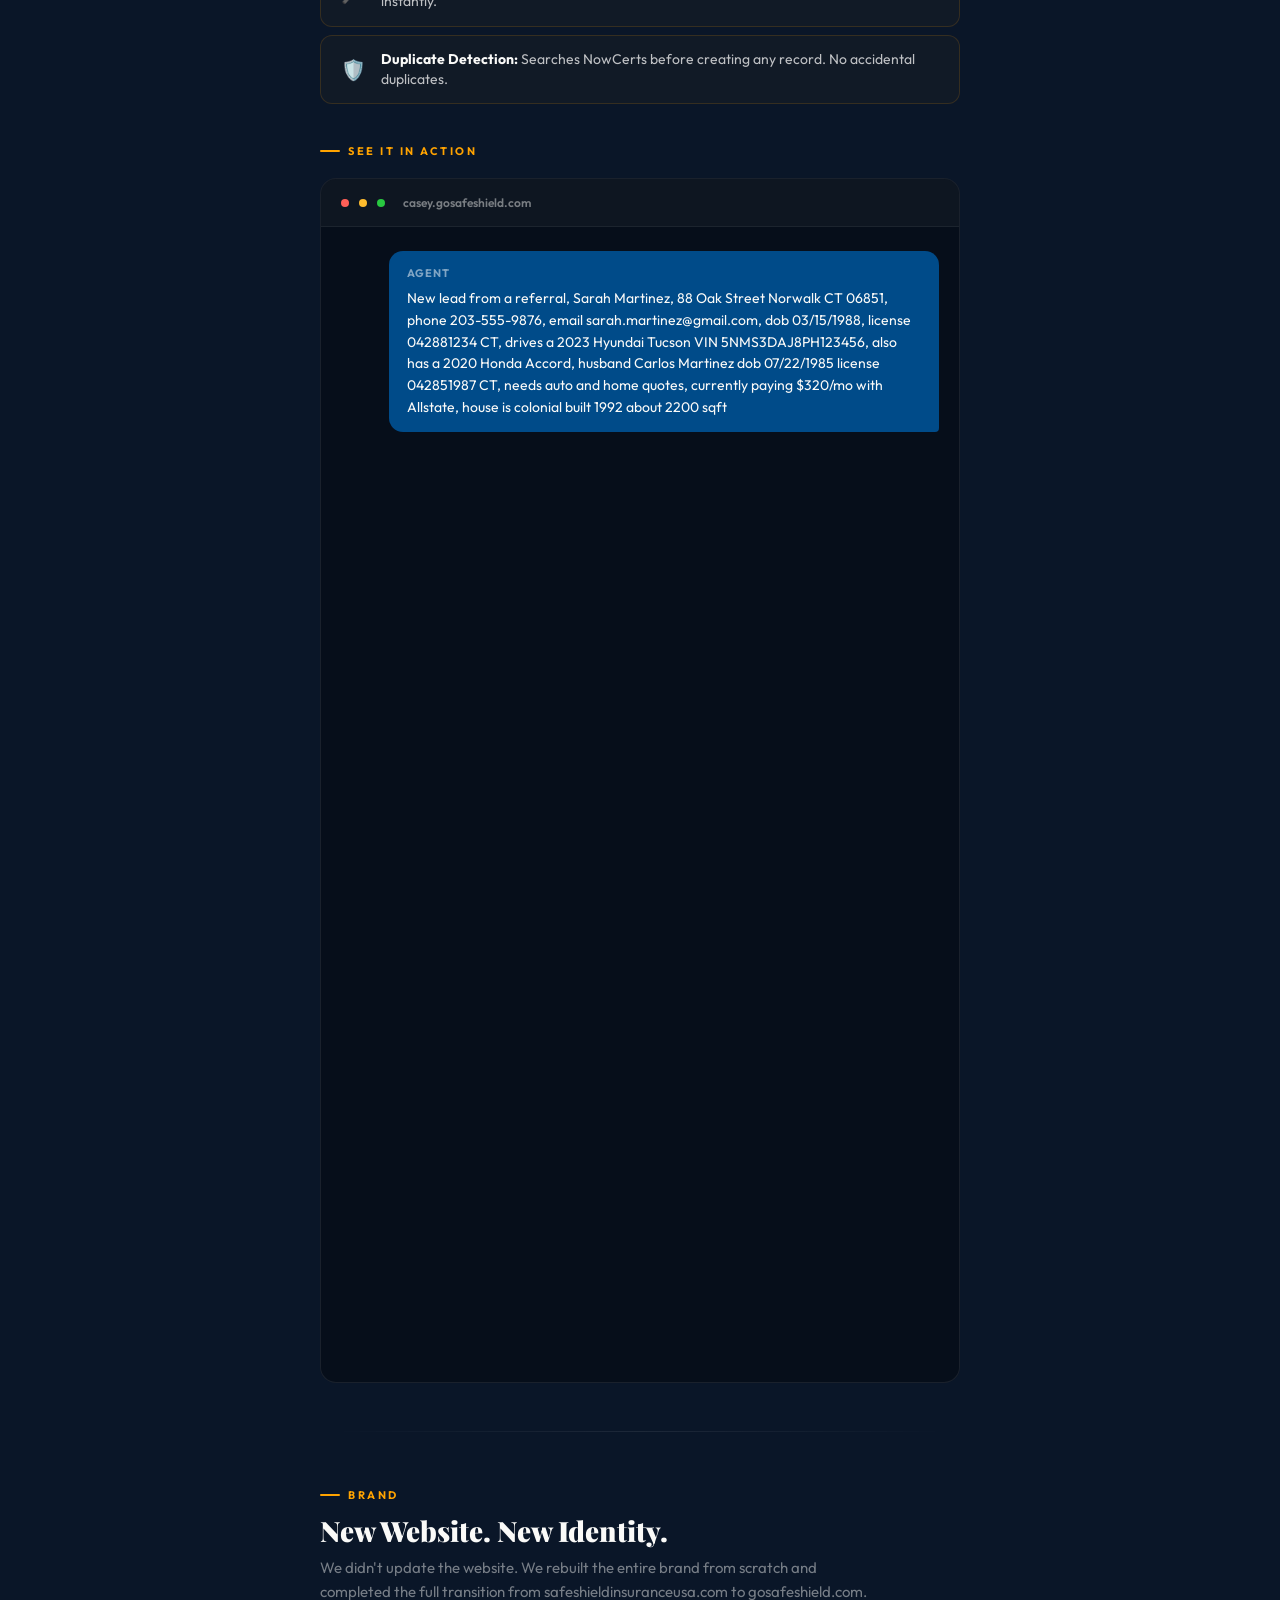
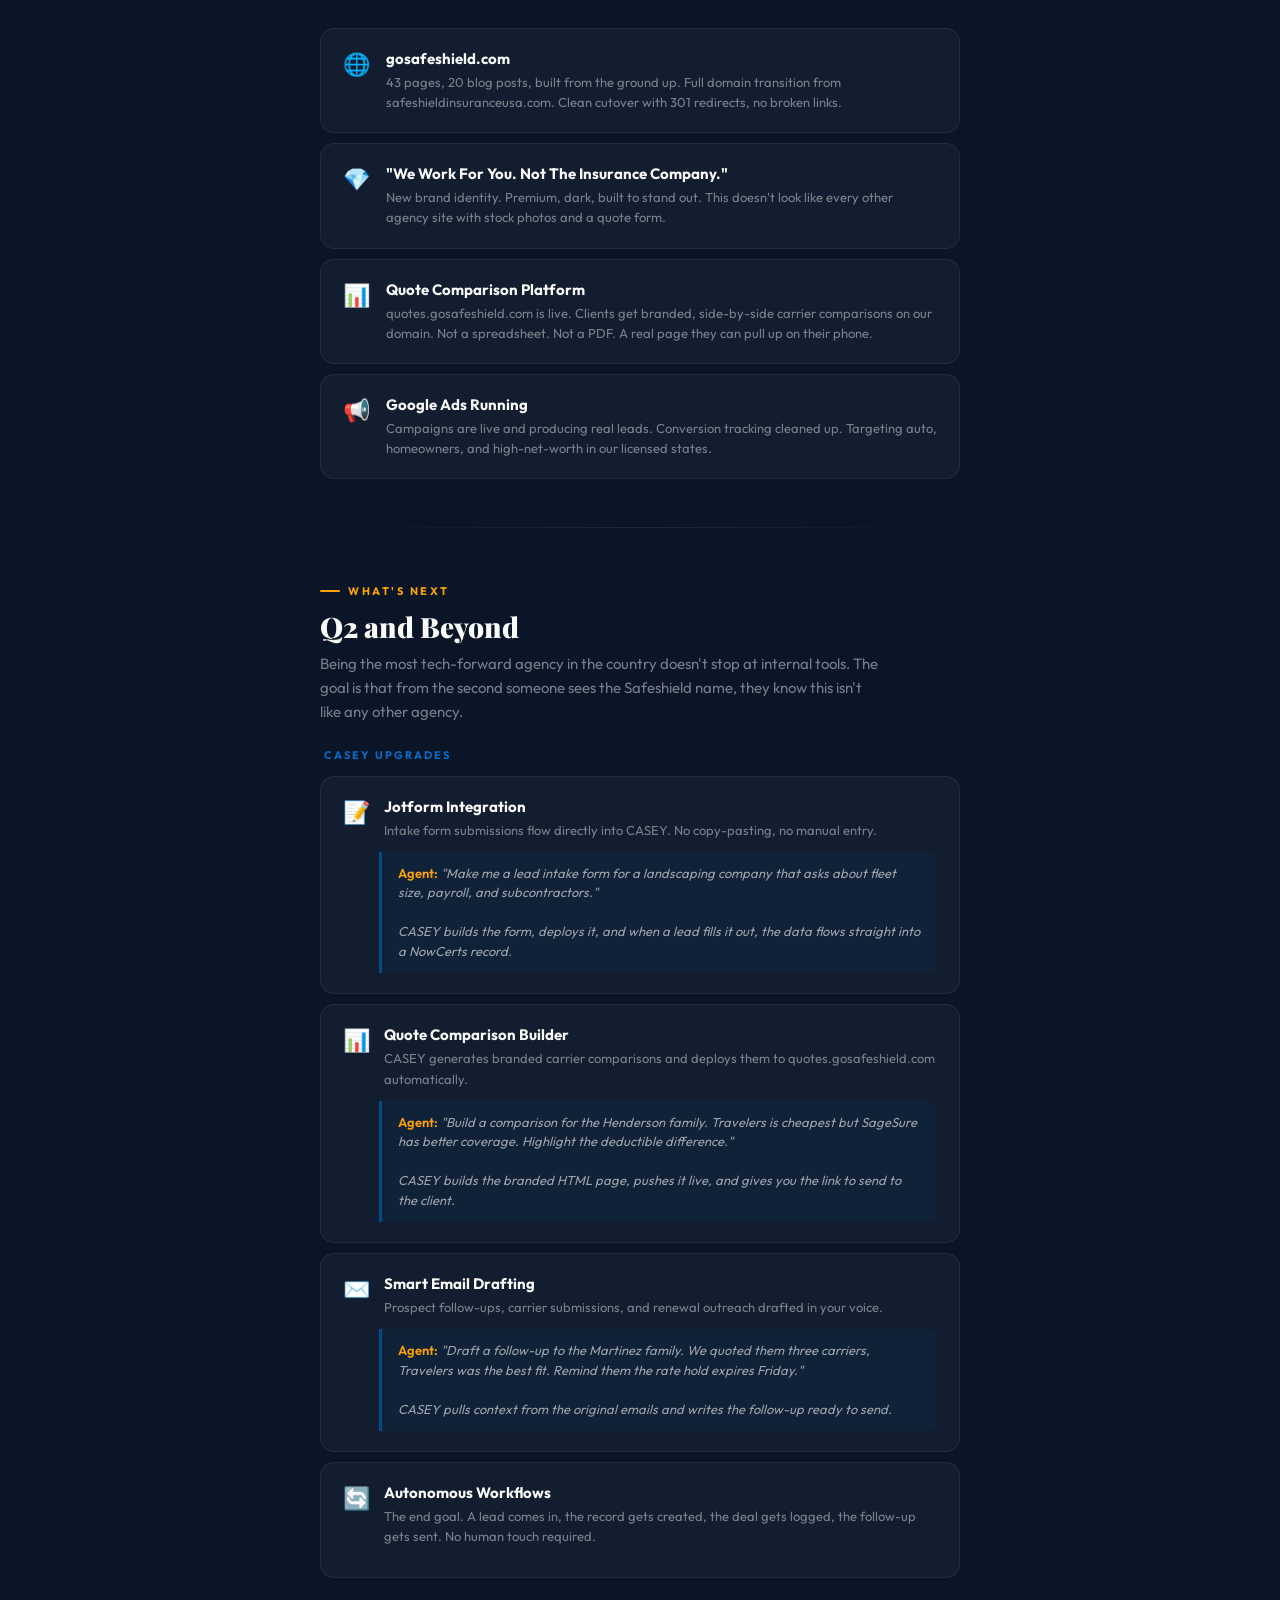
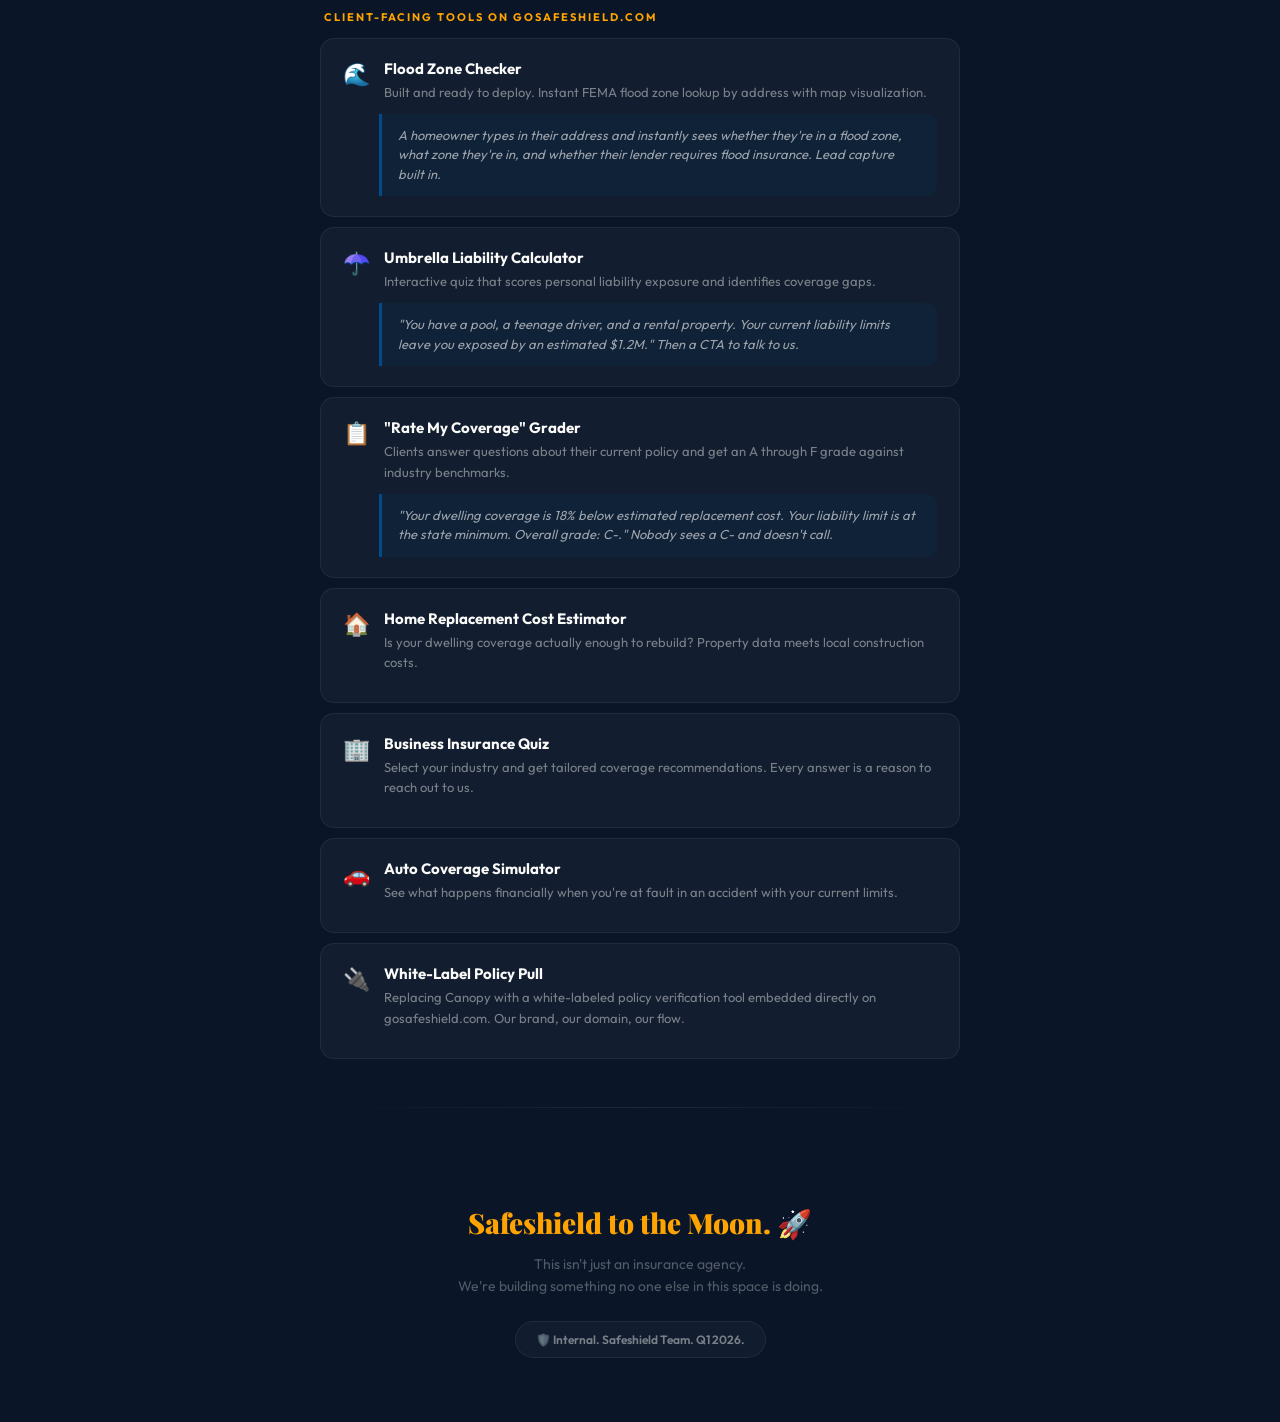
<file: q1-2026/index.html>
<!DOCTYPE html>
<html lang="en">
<head>
<meta charset="UTF-8">
<meta name="viewport" content="width=device-width, initial-scale=1.0">
<title>Safeshield Q1 2026 | State of the Union</title>
<link rel="preconnect" href="https://fonts.googleapis.com">
<link href="https://fonts.googleapis.com/css2?family=Playfair+Display:wght@700;900&family=Outfit:wght@300;400;500;600;700;800&display=swap" rel="stylesheet">
<style>
  :root {
    --navy: #004B89;
    --yellow: #FFA300;
    --dark: #0a1628;
    --darker: #060e1a;
    --off-white: #FAFAF8;
    --navy-light: #0a6bc4;
    --green: #22c55e;
    --green-dim: rgba(34,197,94,0.15);
    --card-bg: rgba(255,255,255,0.035);
    --card-border: rgba(255,255,255,0.06);
    --text-dim: rgba(250,250,248,0.45);
    --text-dimmer: rgba(250,250,248,0.3);
  }

  * { margin: 0; padding: 0; box-sizing: border-box; }

  body {
    font-family: 'Outfit', sans-serif;
    background: var(--dark);
    color: var(--off-white);
    min-height: 100vh;
    overflow-x: hidden;
    -webkit-font-smoothing: antialiased;
  }

  body::before {
    content: '';
    position: fixed;
    top: 0; left: 0; right: 0; bottom: 0;
    background:
      radial-gradient(ellipse at 15% 5%, rgba(0,75,137,0.15) 0%, transparent 55%),
      radial-gradient(ellipse at 90% 20%, rgba(255,163,0,0.06) 0%, transparent 40%),
      radial-gradient(ellipse at 40% 70%, rgba(0,75,137,0.08) 0%, transparent 50%);
    pointer-events: none;
    z-index: 0;
  }

  .page {
    position: relative;
    z-index: 1;
    max-width: 680px;
    margin: 0 auto;
    padding: 0 20px;
  }

  /* ===== HEADER ===== */
  .header {
    padding: 56px 0 32px;
    text-align: center;
    opacity: 0;
    animation: fadeDown 0.7s ease forwards;
  }

  .header-logo {
    display: inline-flex;
    align-items: center;
    gap: 10px;
    margin-bottom: 24px;
  }

  .header-brand {
    font-family: 'Outfit', sans-serif;
    font-weight: 800;
    font-size: 14px;
    letter-spacing: 4px;
    text-transform: uppercase;
  }

  .header-brand span { color: var(--yellow); }

  .header-eyebrow {
    font-size: 11px;
    font-weight: 700;
    text-transform: uppercase;
    letter-spacing: 3px;
    color: var(--yellow);
    margin-bottom: 16px;
  }

  .header h1 {
    font-family: 'Playfair Display', serif;
    font-weight: 900;
    font-size: 40px;
    line-height: 1.1;
    margin-bottom: 16px;
  }

  .header h1 em {
    font-style: normal;
    color: var(--yellow);
  }

  .header-sub {
    font-size: 16px;
    color: var(--text-dim);
    line-height: 1.6;
    max-width: 480px;
    margin: 0 auto;
  }

  /* ===== HERO STATS ===== */
  .hero-stats {
    display: grid;
    grid-template-columns: repeat(3, 1fr);
    gap: 1px;
    background: rgba(255,255,255,0.06);
    border-radius: 16px;
    overflow: hidden;
    margin: 40px 0;
    opacity: 0;
    animation: fadeUp 0.6s ease 0.2s forwards;
  }

  .hero-stat {
    background: rgba(255,255,255,0.025);
    padding: 28px 16px;
    text-align: center;
    position: relative;
  }

  .hero-stat-number {
    font-family: 'Playfair Display', serif;
    font-weight: 900;
    font-size: 36px;
    color: var(--yellow);
    line-height: 1;
    margin-bottom: 6px;
  }

  .hero-stat-label {
    font-size: 11px;
    font-weight: 700;
    color: var(--text-dim);
    text-transform: uppercase;
    letter-spacing: 1px;
  }

  /* ===== SECTION WRAPPER ===== */
  .section {
    margin: 48px 0;
    opacity: 0;
    animation: fadeUp 0.6s ease forwards;
  }

  .section:nth-child(3) { animation-delay: 0.3s; }
  .section:nth-child(4) { animation-delay: 0.35s; }
  .section:nth-child(5) { animation-delay: 0.4s; }
  .section:nth-child(6) { animation-delay: 0.45s; }
  .section:nth-child(7) { animation-delay: 0.5s; }
  .section:nth-child(8) { animation-delay: 0.55s; }

  .section-label {
    display: inline-flex;
    align-items: center;
    gap: 8px;
    font-size: 11px;
    font-weight: 700;
    text-transform: uppercase;
    letter-spacing: 2.5px;
    color: var(--yellow);
    margin-bottom: 12px;
  }

  .section-label::before {
    content: '';
    width: 20px;
    height: 2px;
    background: var(--yellow);
    border-radius: 1px;
  }

  .section h2 {
    font-family: 'Playfair Display', serif;
    font-weight: 900;
    font-size: 28px;
    line-height: 1.2;
    margin-bottom: 8px;
  }

  .section-intro {
    font-size: 15px;
    color: var(--text-dim);
    line-height: 1.6;
    margin-bottom: 24px;
    max-width: 560px;
  }

  /* ===== AGENT CARDS ===== */
  .agent-grid {
    display: flex;
    flex-direction: column;
    gap: 10px;
    margin-bottom: 24px;
  }

  .agent-card {
    background: var(--card-bg);
    border: 1px solid var(--card-border);
    border-radius: 14px;
    padding: 20px 22px;
    display: flex;
    align-items: center;
    gap: 16px;
    transition: background 0.3s ease;
  }

  .agent-card:hover {
    background: rgba(255,255,255,0.055);
  }

  .agent-rank {
    width: 40px;
    height: 40px;
    border-radius: 10px;
    display: flex;
    align-items: center;
    justify-content: center;
    font-family: 'Playfair Display', serif;
    font-weight: 900;
    font-size: 18px;
    flex-shrink: 0;
  }

  .agent-rank.gold {
    background: linear-gradient(135deg, rgba(255,163,0,0.25), rgba(255,163,0,0.08));
    color: var(--yellow);
    border: 1px solid rgba(255,163,0,0.25);
  }

  .agent-rank.silver {
    background: linear-gradient(135deg, rgba(148,163,184,0.2), rgba(148,163,184,0.06));
    color: #94a3b8;
    border: 1px solid rgba(148,163,184,0.2);
  }

  .agent-rank.bronze {
    background: linear-gradient(135deg, rgba(180,130,80,0.2), rgba(180,130,80,0.06));
    color: #b48250;
    border: 1px solid rgba(180,130,80,0.2);
  }

  .agent-info { flex: 1; }

  .agent-name {
    font-weight: 700;
    font-size: 16px;
    margin-bottom: 2px;
  }

  .agent-role {
    font-size: 12px;
    color: var(--text-dim);
  }

  .agent-numbers {
    text-align: right;
    flex-shrink: 0;
  }

  .agent-premium {
    font-family: 'Playfair Display', serif;
    font-weight: 900;
    font-size: 20px;
    color: var(--yellow);
    line-height: 1;
    margin-bottom: 2px;
  }

  .agent-deals {
    font-size: 12px;
    color: var(--text-dim);
    font-weight: 600;
  }

  /* ===== MONTHLY BARS ===== */
  .monthly-grid {
    display: grid;
    grid-template-columns: repeat(3, 1fr);
    gap: 10px;
    margin-bottom: 24px;
  }

  .month-card {
    background: var(--card-bg);
    border: 1px solid var(--card-border);
    border-radius: 14px;
    padding: 20px 16px;
    text-align: center;
  }

  .month-name {
    font-size: 12px;
    font-weight: 700;
    text-transform: uppercase;
    letter-spacing: 1px;
    color: var(--text-dim);
    margin-bottom: 8px;
  }

  .month-amount {
    font-family: 'Playfair Display', serif;
    font-weight: 900;
    font-size: 22px;
    color: var(--off-white);
    margin-bottom: 10px;
  }

  .month-bar-track {
    height: 6px;
    background: rgba(255,255,255,0.06);
    border-radius: 3px;
    overflow: hidden;
  }

  .month-bar-fill {
    height: 100%;
    border-radius: 3px;
    background: linear-gradient(90deg, var(--navy), var(--navy-light));
    transition: width 1.5s ease;
  }

  .month-bar-fill.m-jan { width: 65%; animation: barGrow 1.5s ease 0.8s both; }
  .month-bar-fill.m-feb { width: 100%; animation: barGrow 1.5s ease 1s both; }
  .month-bar-fill.m-mar { width: 95%; animation: barGrow 1.5s ease 1.2s both; }

  .month-deals {
    font-size: 12px;
    color: var(--text-dim);
    margin-top: 8px;
  }

  .live-badge {
    position: absolute;
    top: 10px;
    right: 12px;
    display: flex;
    align-items: center;
    gap: 5px;
    font-size: 9px;
    font-weight: 800;
    text-transform: uppercase;
    letter-spacing: 1.5px;
    color: var(--green);
  }

  .live-dot {
    width: 6px;
    height: 6px;
    background: var(--green);
    border-radius: 50%;
    animation: pulse 1.5s ease-in-out infinite;
  }

  @keyframes pulse {
    0%, 100% { opacity: 1; box-shadow: 0 0 0 0 rgba(34,197,94,0.4); }
    50% { opacity: 0.7; box-shadow: 0 0 0 6px rgba(34,197,94,0); }
  }

  /* ===== CARRIER CHIPS ===== */
  .carrier-row {
    display: flex;
    flex-wrap: wrap;
    gap: 8px;
    margin-top: 16px;
  }

  .carrier-chip {
    padding: 8px 16px;
    background: var(--card-bg);
    border: 1px solid var(--card-border);
    border-radius: 100px;
    font-size: 13px;
    font-weight: 600;
    color: var(--off-white);
    display: flex;
    align-items: center;
    gap: 8px;
  }

  .carrier-chip .amt {
    color: var(--yellow);
    font-family: 'Playfair Display', serif;
    font-weight: 700;
  }

  /* ===== TEAM UPDATES ===== */
  .update-list {
    display: flex;
    flex-direction: column;
    gap: 12px;
  }

  .update-item {
    background: var(--card-bg);
    border: 1px solid var(--card-border);
    border-radius: 14px;
    padding: 20px 22px;
    display: flex;
    gap: 16px;
    align-items: flex-start;
    transition: background 0.3s;
  }

  .update-item:hover { background: rgba(255,255,255,0.055); }

  .update-icon {
    width: 40px;
    height: 40px;
    border-radius: 10px;
    display: flex;
    align-items: center;
    justify-content: center;
    font-size: 18px;
    flex-shrink: 0;
    background: linear-gradient(135deg, rgba(0,75,137,0.25), rgba(0,75,137,0.08));
    border: 1px solid rgba(0,75,137,0.2);
  }

  .update-content { flex: 1; }

  .update-title {
    font-weight: 700;
    font-size: 15px;
    margin-bottom: 4px;
  }

  .update-desc {
    font-size: 13px;
    color: var(--text-dim);
    line-height: 1.55;
  }

  /* ===== CASEY SECTION ===== */
  .casey-intro {
    background: linear-gradient(135deg, rgba(0,75,137,0.12), rgba(255,163,0,0.04));
    border: 1px solid rgba(0,75,137,0.2);
    border-radius: 16px;
    padding: 28px 24px;
    margin-bottom: 24px;
  }

  .casey-intro p {
    font-size: 15px;
    color: rgba(250,250,248,0.7);
    line-height: 1.65;
  }

  .casey-intro strong { color: var(--off-white); font-weight: 700; }

  .capability-grid {
    display: flex;
    flex-direction: column;
    gap: 8px;
    margin-bottom: 32px;
  }

  .cap-item {
    display: flex;
    align-items: center;
    gap: 14px;
    padding: 14px 18px;
    background: var(--card-bg);
    border: 1px solid var(--card-border);
    border-radius: 12px;
    transition: all 0.3s;
  }

  .cap-item:hover {
    background: rgba(255,255,255,0.055);
    border-color: rgba(255,255,255,0.1);
  }

  .cap-icon {
    font-size: 20px;
    flex-shrink: 0;
    width: 28px;
    text-align: center;
  }

  .cap-text {
    font-size: 14px;
    color: rgba(250,250,248,0.75);
    line-height: 1.4;
  }

  .cap-text strong { color: var(--off-white); }

  /* ===== CASEY DEMO ===== */
  .demo-wrapper {
    background: var(--darker);
    border: 1px solid rgba(255,255,255,0.08);
    border-radius: 16px;
    overflow: hidden;
    margin-top: 8px;
  }

  .demo-header {
    padding: 16px 20px;
    background: rgba(255,255,255,0.03);
    border-bottom: 1px solid rgba(255,255,255,0.06);
    display: flex;
    align-items: center;
    gap: 10px;
  }

  .demo-dot {
    width: 8px;
    height: 8px;
    border-radius: 50%;
  }

  .demo-dot.r { background: #ff5f57; }
  .demo-dot.y { background: #febc2e; }
  .demo-dot.g { background: #28c840; }

  .demo-title {
    font-size: 12px;
    font-weight: 600;
    color: var(--text-dim);
    margin-left: 8px;
  }

  .demo-chat {
    padding: 24px 20px;
    display: flex;
    flex-direction: column;
    gap: 16px;
  }

  .demo-msg {
    max-width: 92%;
    border-radius: 14px;
    padding: 14px 18px;
    font-size: 14px;
    line-height: 1.55;
    opacity: 0;
    transform: translateY(10px);
  }

  .demo-msg.agent {
    align-self: flex-end;
    background: var(--navy);
    color: var(--off-white);
    border-bottom-right-radius: 4px;
  }

  .demo-msg.casey-reply {
    align-self: flex-start;
    background: rgba(255,255,255,0.06);
    color: rgba(250,250,248,0.85);
    border-bottom-left-radius: 4px;
  }

  .demo-msg .sender {
    font-size: 11px;
    font-weight: 700;
    text-transform: uppercase;
    letter-spacing: 1px;
    margin-bottom: 6px;
    display: block;
  }

  .demo-msg.agent .sender { color: rgba(255,255,255,0.5); }
  .demo-msg.casey-reply .sender { color: var(--yellow); }

  /* Confirmation Card inside demo */
  .demo-confirm {
    align-self: flex-start;
    max-width: 96%;
    border: 2px solid var(--yellow);
    border-radius: 14px;
    background: rgba(255,163,0,0.04);
    padding: 18px 20px;
    opacity: 0;
    transform: translateY(10px);
  }

  .confirm-title {
    font-family: 'Playfair Display', serif;
    font-weight: 900;
    font-size: 15px;
    color: var(--yellow);
    margin-bottom: 14px;
    display: flex;
    align-items: center;
    gap: 8px;
  }

  .confirm-grid {
    display: grid;
    grid-template-columns: 1fr 1fr;
    gap: 10px 20px;
    margin-bottom: 16px;
  }

  .confirm-field label {
    font-size: 10px;
    font-weight: 700;
    text-transform: uppercase;
    letter-spacing: 0.8px;
    color: var(--text-dim);
    display: block;
    margin-bottom: 2px;
  }

  .confirm-field .val {
    font-size: 13px;
    color: var(--off-white);
    font-weight: 500;
  }

  .confirm-field.full { grid-column: 1 / -1; }

  .confirm-vehicles, .confirm-drivers {
    margin-top: 10px;
    padding-top: 10px;
    border-top: 1px solid rgba(255,255,255,0.06);
  }

  .confirm-sub-title {
    font-size: 10px;
    font-weight: 700;
    text-transform: uppercase;
    letter-spacing: 0.8px;
    color: var(--yellow);
    margin-bottom: 8px;
    opacity: 0.7;
  }

  .confirm-row {
    font-size: 12px;
    color: rgba(250,250,248,0.65);
    padding: 4px 0;
    display: flex;
    justify-content: space-between;
  }

  .confirm-actions {
    display: flex;
    gap: 10px;
    margin-top: 14px;
    padding-top: 14px;
    border-top: 1px solid rgba(255,255,255,0.06);
  }

  .btn-confirm {
    padding: 10px 24px;
    border-radius: 8px;
    font-size: 13px;
    font-weight: 700;
    border: none;
    cursor: pointer;
    transition: all 0.2s;
  }

  .btn-send {
    background: var(--yellow);
    color: var(--dark);
  }

  .btn-cancel {
    background: rgba(255,255,255,0.06);
    color: var(--text-dim);
    border: 1px solid rgba(255,255,255,0.08);
  }

  .demo-result {
    align-self: flex-start;
    max-width: 92%;
    opacity: 0;
    transform: translateY(10px);
  }

  .result-checks {
    display: flex;
    flex-direction: column;
    gap: 6px;
  }

  .result-check {
    display: flex;
    align-items: center;
    gap: 8px;
    font-size: 13px;
    color: var(--green);
    font-weight: 500;
  }

  .result-check .check-icon {
    width: 18px;
    height: 18px;
    background: var(--green-dim);
    border-radius: 50%;
    display: flex;
    align-items: center;
    justify-content: center;
    font-size: 10px;
    flex-shrink: 0;
  }

  /* ===== WEBSITE SECTION ===== */
  .website-highlights {
    display: flex;
    flex-direction: column;
    gap: 10px;
  }

  .web-card {
    background: var(--card-bg);
    border: 1px solid var(--card-border);
    border-radius: 14px;
    padding: 20px 22px;
    display: flex;
    gap: 16px;
    align-items: flex-start;
  }

  .web-card:hover { background: rgba(255,255,255,0.055); }

  .web-icon {
    font-size: 22px;
    flex-shrink: 0;
    margin-top: 1px;
  }

  .web-content { flex: 1; }

  .web-title {
    font-weight: 700;
    font-size: 15px;
    margin-bottom: 4px;
  }

  .web-desc {
    font-size: 13px;
    color: var(--text-dim);
    line-height: 1.55;
  }

  /* ===== WHAT'S COMING ===== */
  .coming-section {
    margin: 48px 0;
  }

  .coming-track {
    margin-bottom: 32px;
  }

  .track-label {
    font-size: 11px;
    font-weight: 700;
    text-transform: uppercase;
    letter-spacing: 2px;
    margin-bottom: 14px;
    padding-left: 4px;
  }

  .track-label.internal { color: var(--navy-light); }
  .track-label.external { color: var(--yellow); }

  .coming-card {
    background: var(--card-bg);
    border: 1px solid var(--card-border);
    border-radius: 14px;
    padding: 20px 22px;
    margin-bottom: 10px;
    transition: all 0.3s;
  }

  .coming-card:hover {
    background: rgba(255,255,255,0.055);
    border-color: rgba(255,255,255,0.1);
  }

  .coming-top {
    display: flex;
    align-items: flex-start;
    gap: 14px;
    margin-bottom: 10px;
  }

  .coming-emoji {
    font-size: 22px;
    flex-shrink: 0;
    margin-top: 1px;
  }

  .coming-info { flex: 1; }

  .coming-name {
    font-weight: 700;
    font-size: 15px;
    margin-bottom: 4px;
  }

  .coming-desc {
    font-size: 13px;
    color: var(--text-dim);
    line-height: 1.55;
  }

  .coming-example {
    margin-top: 12px;
    margin-left: 36px;
    padding: 12px 16px;
    background: rgba(0,75,137,0.1);
    border-left: 3px solid var(--navy);
    border-radius: 0 10px 10px 0;
    font-size: 13px;
    color: rgba(250,250,248,0.6);
    line-height: 1.5;
    font-style: italic;
  }

  .coming-example strong {
    color: var(--yellow);
    font-style: normal;
    font-weight: 600;
  }

  /* ===== DIVIDERS ===== */
  .divider {
    height: 1px;
    background: linear-gradient(90deg, transparent, rgba(255,255,255,0.08), transparent);
    margin: 48px 0;
  }

  /* ===== FOOTER ===== */
  .footer {
    text-align: center;
    padding: 48px 0 64px;
    opacity: 0;
    animation: fadeUp 0.6s ease 0.7s forwards;
  }

  .footer-quote {
    font-family: 'Playfair Display', serif;
    font-weight: 900;
    font-size: 28px;
    color: var(--yellow);
    margin-bottom: 12px;
  }

  .footer-sub {
    font-size: 14px;
    color: var(--text-dimmer);
    margin-bottom: 24px;
    line-height: 1.6;
  }

  .footer-badge {
    display: inline-flex;
    align-items: center;
    gap: 8px;
    padding: 10px 20px;
    background: rgba(255,255,255,0.03);
    border: 1px solid rgba(255,255,255,0.06);
    border-radius: 100px;
    font-size: 12px;
    font-weight: 600;
    color: var(--text-dim);
  }

  /* ===== ANIMATIONS ===== */
  @keyframes fadeDown {
    from { opacity: 0; transform: translateY(-16px); }
    to { opacity: 1; transform: translateY(0); }
  }

  @keyframes fadeUp {
    from { opacity: 0; transform: translateY(20px); }
    to { opacity: 1; transform: translateY(0); }
  }

  @keyframes barGrow {
    from { width: 0; }
  }

  .animate-in {
    opacity: 0;
    transform: translateY(20px);
    transition: opacity 0.6s ease, transform 0.6s ease;
  }

  .animate-in.visible {
    opacity: 1;
    transform: translateY(0);
  }

  .demo-msg.visible, .demo-confirm.visible, .demo-result.visible {
    opacity: 1;
    transform: translateY(0);
    transition: opacity 0.5s ease, transform 0.5s ease;
  }

  /* ===== RESPONSIVE ===== */
  @media (max-width: 520px) {
    .header h1 { font-size: 32px; }
    .hero-stat-number { font-size: 28px; }
    .confirm-grid { grid-template-columns: 1fr; }
    .monthly-grid { grid-template-columns: 1fr; }
    .agent-card { flex-wrap: wrap; }
    .agent-numbers { text-align: left; width: 100%; margin-left: 56px; }
  }
</style>
</head>
<body>
<div class="page">

  <!-- ==================== HEADER ==================== -->
  <div class="header">
    <div class="header-logo">
      <div class="header-brand">SAFE<span>SHIELD</span></div>
    </div>
    <div class="header-eyebrow">Q1 2026 Report</div>
    <h1>State of<br>the <em>Union</em></h1>
    <p class="header-sub">Q1 is in the books. A lot changed this quarter, and all of it made us better. Here's where we stand.</p>
  </div>

  <!-- ==================== HERO STATS ==================== -->
  <div class="hero-stats">
    <div class="hero-stat">
      <div class="hero-stat-number">146</div>
      <div class="hero-stat-label">Deals Bound</div>
    </div>
    <div class="hero-stat">
      <div class="hero-stat-number">$474K</div>
      <div class="hero-stat-label">New Premium</div>
    </div>
    <div class="hero-stat">
      <div class="hero-stat-number">69+</div>
      <div class="hero-stat-label">Carriers</div>
    </div>
  </div>

  <!-- ==================== THE NUMBERS ==================== -->
  <div class="section animate-in">
    <div class="section-label">The Numbers</div>
    <h2>Q1 Production</h2>
    <p class="section-intro">$474,394.80 in new business premium across 146 deals. Here's how it broke down.</p>

    <div class="agent-grid">
      <div class="agent-card">
        <div class="agent-rank gold">1</div>
        <div class="agent-info">
          <div class="agent-name">Austin Glazer</div>
        </div>
        <div class="agent-numbers">
          <div class="agent-premium">$340,115</div>
          <div class="agent-deals">93 deals</div>
        </div>
      </div>
      <div class="agent-card">
        <div class="agent-rank silver">2</div>
        <div class="agent-info">
          <div class="agent-name">Eric Kelly</div>
        </div>
        <div class="agent-numbers">
          <div class="agent-premium">$124,511</div>
          <div class="agent-deals">49 deals</div>
        </div>
      </div>
      <div class="agent-card">
        <div class="agent-rank bronze">3</div>
        <div class="agent-info">
          <div class="agent-name">Justin Cronk</div>
        </div>
        <div class="agent-numbers">
          <div class="agent-premium">$9,769</div>
          <div class="agent-deals">4 deals</div>
        </div>
      </div>
    </div>

    <div class="monthly-grid">
      <div class="month-card">
        <div class="month-name">January</div>
        <div class="month-amount">$118K</div>
        <div class="month-bar-track"><div class="month-bar-fill m-jan"></div></div>
        <div class="month-deals">47 deals</div>
      </div>
      <div class="month-card">
        <div class="month-name">February</div>
        <div class="month-amount">$183K</div>
        <div class="month-bar-track"><div class="month-bar-fill m-feb"></div></div>
        <div class="month-deals">58 deals</div>
      </div>
      <div class="month-card" style="border: 1px solid rgba(34,197,94,0.2); position: relative;">
        <div class="live-badge"><span class="live-dot"></span> Live</div>
        <div class="month-name">March</div>
        <div class="month-amount">$174K</div>
        <div class="month-bar-track"><div class="month-bar-fill m-mar"></div></div>
        <div class="month-deals">41 deals <span style="color: var(--green);">and counting</span></div>
      </div>
    </div>

    <div class="section-label" style="margin-top: 28px;">Top Carriers</div>
    <div class="carrier-row">
      <div class="carrier-chip">Travelers <span class="amt">$90K</span></div>
      <div class="carrier-chip">Progressive <span class="amt">$80K</span></div>
      <div class="carrier-chip">SageSure <span class="amt">$59K</span></div>
      <div class="carrier-chip">Hartford <span class="amt">$41K</span></div>
      <div class="carrier-chip">Plymouth Rock <span class="amt">$19K</span></div>
      <div class="carrier-chip">Chubb <span class="amt">$16K</span></div>
    </div>
  </div>

  <div class="divider"></div>

  <!-- ==================== TEAM UPDATE ==================== -->
  <div class="section animate-in">
    <div class="section-label">Team</div>
    <h2>Who We Are Now</h2>
    <p class="section-intro">We streamlined the team this quarter. Leaner, more focused, every dollar and every person aligned with where we're going.</p>

    <div class="update-list">
      <div class="update-item">
        <div class="update-icon">🤝</div>
        <div class="update-content">
          <div class="update-title">Eric Kelly: Official Partner</div>
          <div class="update-desc">Eric's partnership was formalized this quarter with 9% equity. He's not just producing. He's building this with us.</div>
        </div>
      </div>
      <div class="update-item">
        <div class="update-icon">🚀</div>
        <div class="update-content">
          <div class="update-title">Justin Cronk: Live in June</div>
          <div class="update-desc">Justin is spending the next two months in dedicated training: licensing, systems, carriers, how Safeshield operates. When he goes live, he hits the ground running.</div>
        </div>
      </div>
      <div class="update-item">
        <div class="update-icon">🔍</div>
        <div class="update-content">
          <div class="update-title">VA Search Underway</div>
          <div class="update-desc">We're bringing on a virtual assistant to handle service and admin workload. Candidates are taking self-generated assessments so we find someone who fits how we work, not just someone who checks a box.</div>
        </div>
      </div>
      <div class="update-item">
        <div class="update-icon">📋</div>
        <div class="update-content">
          <div class="update-title">New Carrier Partnerships</div>
          <div class="update-desc">Strong meetings with Kingstone and NBIC. Both expected to be added soon. Rate reductions coming through on renewals. Plymouth Rock is actively working with us on NY access, which opens a major market.</div>
        </div>
      </div>
    </div>
  </div>

  <div class="divider"></div>

  <!-- ==================== CASEY ==================== -->
  <div class="section animate-in">
    <div class="section-label">Technology</div>
    <h2>Meet CASEY</h2>
    <p class="section-intro">We built CASEY this quarter. From zero to a fully operational AI assistant integrated into our systems. Here's everything it can do.</p>

    <div class="casey-intro">
      <p><strong>CASEY</strong> is Safeshield's AI assistant. It runs on Anthropic's Sonnet model, works as an app on your phone, and is connected directly to our management system, email, calendar, and deal log. It was built entirely in Q1 2026.</p>
    </div>

    <div class="capability-grid">
      <div class="cap-item">
        <div class="cap-icon">💬</div>
        <div class="cap-text"><strong>Insurance Q&A:</strong> Ask any coverage, carrier, or risk placement question and get an instant answer</div>
      </div>
      <div class="cap-item">
        <div class="cap-icon">🏢</div>
        <div class="cap-text"><strong>69 Carriers:</strong> Knows every carrier we represent, what they write, where, and what they're competitive on</div>
      </div>
      <div class="cap-item">
        <div class="cap-icon">📧</div>
        <div class="cap-text"><strong>Gmail Integration:</strong> Read, search, and draft emails without leaving the app</div>
      </div>
      <div class="cap-item">
        <div class="cap-icon">📅</div>
        <div class="cap-text"><strong>Calendar Access:</strong> Check your schedule, create events, send invites</div>
      </div>
      <div class="cap-item">
        <div class="cap-icon">📊</div>
        <div class="cap-text"><strong>Deal Logging:</strong> Log every deal directly to the Safeshield Log with one message</div>
      </div>
      <div class="cap-item">
        <div class="cap-icon">📰</div>
        <div class="cap-text"><strong>Industry News:</strong> Latest headlines from Insurance Journal, always up to date</div>
      </div>
      <div class="cap-item">
        <div class="cap-icon">📱</div>
        <div class="cap-text"><strong>PWA:</strong> Works like a native app on your phone. No app store needed.</div>
      </div>
      <div class="cap-item" style="border-color: rgba(255,163,0,0.15); background: rgba(255,163,0,0.03);">
        <div class="cap-icon">🔗</div>
        <div class="cap-text"><strong>NowCerts Integration:</strong> Full read/write access with 17 tools. Look up clients, create records, add vehicles, drivers, properties, notes, and tasks.</div>
      </div>
      <div class="cap-item" style="border-color: rgba(255,163,0,0.15); background: rgba(255,163,0,0.03);">
        <div class="cap-icon">⚡</div>
        <div class="cap-text"><strong>One-Sentence Lead Intake:</strong> Describe a lead in plain English. CASEY parses every detail and builds the full client file automatically.</div>
      </div>
      <div class="cap-item" style="border-color: rgba(255,163,0,0.15); background: rgba(255,163,0,0.03);">
        <div class="cap-icon">🃏</div>
        <div class="cap-text"><strong>Confirmation Cards:</strong> Review everything CASEY parsed before it creates anything. One click to confirm, one click to cancel.</div>
      </div>
      <div class="cap-item" style="border-color: rgba(255,163,0,0.15); background: rgba(255,163,0,0.03);">
        <div class="cap-icon">📄</div>
        <div class="cap-text"><strong>PDF Dec Page Reading:</strong> Upload a dec page or quote PDF. CASEY extracts all the data and builds the record from it.</div>
      </div>
      <div class="cap-item" style="border-color: rgba(255,163,0,0.15); background: rgba(255,163,0,0.03);">
        <div class="cap-icon">🔎</div>
        <div class="cap-text"><strong>Client Lookup:</strong> Pull up any client's full profile, contact info, policies, and activity history instantly.</div>
      </div>
      <div class="cap-item" style="border-color: rgba(255,163,0,0.15); background: rgba(255,163,0,0.03);">
        <div class="cap-icon">🛡️</div>
        <div class="cap-text"><strong>Duplicate Detection:</strong> Searches NowCerts before creating any record. No accidental duplicates.</div>
      </div>
    </div>

    <!-- CASEY LIVE DEMO -->
    <div class="section-label">See It In Action</div>
    <div class="demo-wrapper" id="caseyDemo">
      <div class="demo-header">
        <div class="demo-dot r"></div>
        <div class="demo-dot y"></div>
        <div class="demo-dot g"></div>
        <div class="demo-title">casey.gosafeshield.com</div>
      </div>
      <div class="demo-chat">
        <div class="demo-msg agent" id="msg1">
          <span class="sender">Agent</span>
          New lead from a referral, Sarah Martinez, 88 Oak Street Norwalk CT 06851, phone 203-555-9876, email sarah.martinez@gmail.com, dob 03/15/1988, license 042881234 CT, drives a 2023 Hyundai Tucson VIN 5NMS3DAJ8PH123456, also has a 2020 Honda Accord, husband Carlos Martinez dob 07/22/1985 license 042851987 CT, needs auto and home quotes, currently paying $320/mo with Allstate, house is colonial built 1992 about 2200 sqft
        </div>

        <div class="demo-msg casey-reply" id="msg2">
          <span class="sender">CASEY</span>
          Got it. I searched NowCerts and no existing record was found. Here's what I'll create:
        </div>

        <div class="demo-confirm" id="confirmCard">
          <div class="confirm-title">🛡️ Confirm New Record</div>
          <div class="confirm-grid">
            <div class="confirm-field">
              <label>Client</label>
              <div class="val">Sarah Martinez</div>
            </div>
            <div class="confirm-field">
              <label>Co-Insured</label>
              <div class="val">Carlos Martinez</div>
            </div>
            <div class="confirm-field">
              <label>Phone</label>
              <div class="val">203-555-9876</div>
            </div>
            <div class="confirm-field">
              <label>Email</label>
              <div class="val">sarah.martinez@gmail.com</div>
            </div>
            <div class="confirm-field full">
              <label>Address</label>
              <div class="val">88 Oak Street, Norwalk, CT 06851</div>
            </div>
          </div>
          <div class="confirm-vehicles">
            <div class="confirm-sub-title">Vehicles</div>
            <div class="confirm-row">
              <span>2023 Hyundai Tucson</span>
              <span style="color: var(--text-dimmer); font-family: monospace; font-size: 11px;">5NMS3DAJ8PH123456</span>
            </div>
            <div class="confirm-row">
              <span>2020 Honda Accord</span>
              <span style="color: var(--text-dimmer); font-size: 11px;"></span>
            </div>
          </div>
          <div class="confirm-drivers">
            <div class="confirm-sub-title">Drivers</div>
            <div class="confirm-row">
              <span>Sarah Martinez (DOB: 03/15/1988)</span>
              <span style="color: var(--text-dimmer); font-size: 11px;">DL: 042881234 CT</span>
            </div>
            <div class="confirm-row">
              <span>Carlos Martinez (DOB: 07/22/1985)</span>
              <span style="color: var(--text-dimmer); font-size: 11px;">DL: 042851987 CT</span>
            </div>
          </div>
          <div class="confirm-vehicles">
            <div class="confirm-sub-title">Property</div>
            <div class="confirm-row">
              <span>88 Oak St, Norwalk CT 06851</span>
              <span style="color: var(--text-dimmer); font-size: 11px;">Colonial, 1992, 2,200 sqft</span>
            </div>
          </div>
          <div class="confirm-actions">
            <div class="btn-confirm btn-send" id="btnSend">✓ Send to NowCerts</div>
            <div class="btn-confirm btn-cancel">✕ Cancel</div>
          </div>
        </div>

        <div class="demo-result" id="resultBlock">
          <div class="demo-msg casey-reply" style="opacity:1; transform:none; margin-bottom: 0;">
            <span class="sender">CASEY</span>
            Done. Everything's been created:
          </div>
          <div style="padding: 12px 18px;">
            <div class="result-checks">
              <div class="result-check"><div class="check-icon">✓</div> Household created: Martinez, Sarah & Carlos</div>
              <div class="result-check"><div class="check-icon">✓</div> 2023 Hyundai Tucson added (VIN linked)</div>
              <div class="result-check"><div class="check-icon">✓</div> 2020 Honda Accord added</div>
              <div class="result-check"><div class="check-icon">✓</div> Sarah Martinez: driver + license</div>
              <div class="result-check"><div class="check-icon">✓</div> Carlos Martinez: driver + license</div>
              <div class="result-check"><div class="check-icon">✓</div> Property: 88 Oak St (colonial, 1992, 2,200 sqft)</div>
              <div class="result-check"><div class="check-icon">✓</div> Momentum note added</div>
              <div class="result-check"><div class="check-icon">✓</div> Follow-up task created</div>
            </div>
          </div>
        </div>
      </div>
    </div>
  </div>

  <div class="divider"></div>

  <!-- ==================== WEBSITE + BRAND ==================== -->
  <div class="section animate-in">
    <div class="section-label">Brand</div>
    <h2>New Website. New Identity.</h2>
    <p class="section-intro">We didn't update the website. We rebuilt the entire brand from scratch and completed the full transition from safeshieldinsuranceusa.com to gosafeshield.com.</p>

    <div class="website-highlights">
      <div class="web-card">
        <div class="web-icon">🌐</div>
        <div class="web-content">
          <div class="web-title">gosafeshield.com</div>
          <div class="web-desc">43 pages, 20 blog posts, built from the ground up. Full domain transition from safeshieldinsuranceusa.com. Clean cutover with 301 redirects, no broken links.</div>
        </div>
      </div>
      <div class="web-card">
        <div class="web-icon">💎</div>
        <div class="web-content">
          <div class="web-title">"We Work For You. Not The Insurance Company."</div>
          <div class="web-desc">New brand identity. Premium, dark, built to stand out. This doesn't look like every other agency site with stock photos and a quote form.</div>
        </div>
      </div>
      <div class="web-card">
        <div class="web-icon">📊</div>
        <div class="web-content">
          <div class="web-title">Quote Comparison Platform</div>
          <div class="web-desc">quotes.gosafeshield.com is live. Clients get branded, side-by-side carrier comparisons on our domain. Not a spreadsheet. Not a PDF. A real page they can pull up on their phone.</div>
        </div>
      </div>
      <div class="web-card">
        <div class="web-icon">📢</div>
        <div class="web-content">
          <div class="web-title">Google Ads Running</div>
          <div class="web-desc">Campaigns are live and producing real leads. Conversion tracking cleaned up. Targeting auto, homeowners, and high-net-worth in our licensed states.</div>
        </div>
      </div>
    </div>
  </div>

  <div class="divider"></div>

  <!-- ==================== WHAT'S COMING ==================== -->
  <div class="section animate-in">
    <div class="section-label">What's Next</div>
    <h2>Q2 and Beyond</h2>
    <p class="section-intro">Being the most tech-forward agency in the country doesn't stop at internal tools. The goal is that from the second someone sees the Safeshield name, they know this isn't like any other agency.</p>

    <!-- INTERNAL TRACK -->
    <div class="coming-track">
      <div class="track-label internal">CASEY Upgrades</div>

      <div class="coming-card">
        <div class="coming-top">
          <div class="coming-emoji">📝</div>
          <div class="coming-info">
            <div class="coming-name">Jotform Integration</div>
            <div class="coming-desc">Intake form submissions flow directly into CASEY. No copy-pasting, no manual entry.</div>
          </div>
        </div>
        <div class="coming-example">
          <strong>Agent:</strong> "Make me a lead intake form for a landscaping company that asks about fleet size, payroll, and subcontractors."<br><br>
          CASEY builds the form, deploys it, and when a lead fills it out, the data flows straight into a NowCerts record.
        </div>
      </div>

      <div class="coming-card">
        <div class="coming-top">
          <div class="coming-emoji">📊</div>
          <div class="coming-info">
            <div class="coming-name">Quote Comparison Builder</div>
            <div class="coming-desc">CASEY generates branded carrier comparisons and deploys them to quotes.gosafeshield.com automatically.</div>
          </div>
        </div>
        <div class="coming-example">
          <strong>Agent:</strong> "Build a comparison for the Henderson family. Travelers is cheapest but SageSure has better coverage. Highlight the deductible difference."<br><br>
          CASEY builds the branded HTML page, pushes it live, and gives you the link to send to the client.
        </div>
      </div>

      <div class="coming-card">
        <div class="coming-top">
          <div class="coming-emoji">✉️</div>
          <div class="coming-info">
            <div class="coming-name">Smart Email Drafting</div>
            <div class="coming-desc">Prospect follow-ups, carrier submissions, and renewal outreach drafted in your voice.</div>
          </div>
        </div>
        <div class="coming-example">
          <strong>Agent:</strong> "Draft a follow-up to the Martinez family. We quoted them three carriers, Travelers was the best fit. Remind them the rate hold expires Friday."<br><br>
          CASEY pulls context from the original emails and writes the follow-up ready to send.
        </div>
      </div>

      <div class="coming-card">
        <div class="coming-top">
          <div class="coming-emoji">🔄</div>
          <div class="coming-info">
            <div class="coming-name">Autonomous Workflows</div>
            <div class="coming-desc">The end goal. A lead comes in, the record gets created, the deal gets logged, the follow-up gets sent. No human touch required.</div>
          </div>
        </div>
      </div>
    </div>

    <!-- EXTERNAL TRACK -->
    <div class="coming-track">
      <div class="track-label external">Client-Facing Tools on gosafeshield.com</div>

      <div class="coming-card">
        <div class="coming-top">
          <div class="coming-emoji">🌊</div>
          <div class="coming-info">
            <div class="coming-name">Flood Zone Checker</div>
            <div class="coming-desc">Built and ready to deploy. Instant FEMA flood zone lookup by address with map visualization.</div>
          </div>
        </div>
        <div class="coming-example">
          A homeowner types in their address and instantly sees whether they're in a flood zone, what zone they're in, and whether their lender requires flood insurance. Lead capture built in.
        </div>
      </div>

      <div class="coming-card">
        <div class="coming-top">
          <div class="coming-emoji">☂️</div>
          <div class="coming-info">
            <div class="coming-name">Umbrella Liability Calculator</div>
            <div class="coming-desc">Interactive quiz that scores personal liability exposure and identifies coverage gaps.</div>
          </div>
        </div>
        <div class="coming-example">
          "You have a pool, a teenage driver, and a rental property. Your current liability limits leave you exposed by an estimated $1.2M." Then a CTA to talk to us.
        </div>
      </div>

      <div class="coming-card">
        <div class="coming-top">
          <div class="coming-emoji">📋</div>
          <div class="coming-info">
            <div class="coming-name">"Rate My Coverage" Grader</div>
            <div class="coming-desc">Clients answer questions about their current policy and get an A through F grade against industry benchmarks.</div>
          </div>
        </div>
        <div class="coming-example">
          "Your dwelling coverage is 18% below estimated replacement cost. Your liability limit is at the state minimum. Overall grade: C-." Nobody sees a C- and doesn't call.
        </div>
      </div>

      <div class="coming-card">
        <div class="coming-top">
          <div class="coming-emoji">🏠</div>
          <div class="coming-info">
            <div class="coming-name">Home Replacement Cost Estimator</div>
            <div class="coming-desc">Is your dwelling coverage actually enough to rebuild? Property data meets local construction costs.</div>
          </div>
        </div>
      </div>

      <div class="coming-card">
        <div class="coming-top">
          <div class="coming-emoji">🏢</div>
          <div class="coming-info">
            <div class="coming-name">Business Insurance Quiz</div>
            <div class="coming-desc">Select your industry and get tailored coverage recommendations. Every answer is a reason to reach out to us.</div>
          </div>
        </div>
      </div>

      <div class="coming-card">
        <div class="coming-top">
          <div class="coming-emoji">🚗</div>
          <div class="coming-info">
            <div class="coming-name">Auto Coverage Simulator</div>
            <div class="coming-desc">See what happens financially when you're at fault in an accident with your current limits.</div>
          </div>
        </div>
      </div>

      <div class="coming-card">
        <div class="coming-top">
          <div class="coming-emoji">🔌</div>
          <div class="coming-info">
            <div class="coming-name">White-Label Policy Pull</div>
            <div class="coming-desc">Replacing Canopy with a white-labeled policy verification tool embedded directly on gosafeshield.com. Our brand, our domain, our flow.</div>
          </div>
        </div>
      </div>
    </div>
  </div>

  <!-- ==================== FOOTER ==================== -->
  <div class="divider"></div>
  <div class="footer">
    <div class="footer-quote">Safeshield to the Moon. 🚀</div>
    <div class="footer-sub">This isn't just an insurance agency.<br>We're building something no one else in this space is doing.</div>
    <div class="footer-badge">🛡️ Internal. Safeshield Team. Q1 2026.</div>
  </div>

</div>

<script>
  // Scroll-based fade-in
  const observer = new IntersectionObserver((entries) => {
    entries.forEach(entry => {
      if (entry.isIntersecting) {
        entry.target.classList.add('visible');
        observer.unobserve(entry.target);
      }
    });
  }, { threshold: 0.15 });

  document.querySelectorAll('.animate-in').forEach(el => observer.observe(el));

  // CASEY Demo animation
  const demoObserver = new IntersectionObserver((entries) => {
    entries.forEach(entry => {
      if (entry.isIntersecting) {
        runDemo();
        demoObserver.unobserve(entry.target);
      }
    });
  }, { threshold: 0.2 });

  const demoEl = document.getElementById('caseyDemo');
  if (demoEl) demoObserver.observe(demoEl);

  function runDemo() {
    const steps = [
      { id: 'msg1', delay: 300 },
      { id: 'msg2', delay: 1800 },
      { id: 'confirmCard', delay: 2800 },
    ];

    steps.forEach(step => {
      setTimeout(() => {
        const el = document.getElementById(step.id);
        if (el) el.classList.add('visible');
      }, step.delay);
    });

    // Send button click simulation
    const btn = document.getElementById('btnSend');
    if (btn) {
      setTimeout(() => {
        btn.style.background = '#22c55e';
        btn.textContent = '✓ Sent!';
        setTimeout(() => {
          const result = document.getElementById('resultBlock');
          if (result) result.classList.add('visible');

          // Animate each check one by one
          const checks = result.querySelectorAll('.result-check');
          checks.forEach((check, i) => {
            check.style.opacity = '0';
            check.style.transform = 'translateX(-8px)';
            check.style.transition = 'all 0.3s ease';
            setTimeout(() => {
              check.style.opacity = '1';
              check.style.transform = 'translateX(0)';
            }, i * 200);
          });
        }, 600);
      }, 4500);
    }
  }
</script>
</body>
</html>
</file>
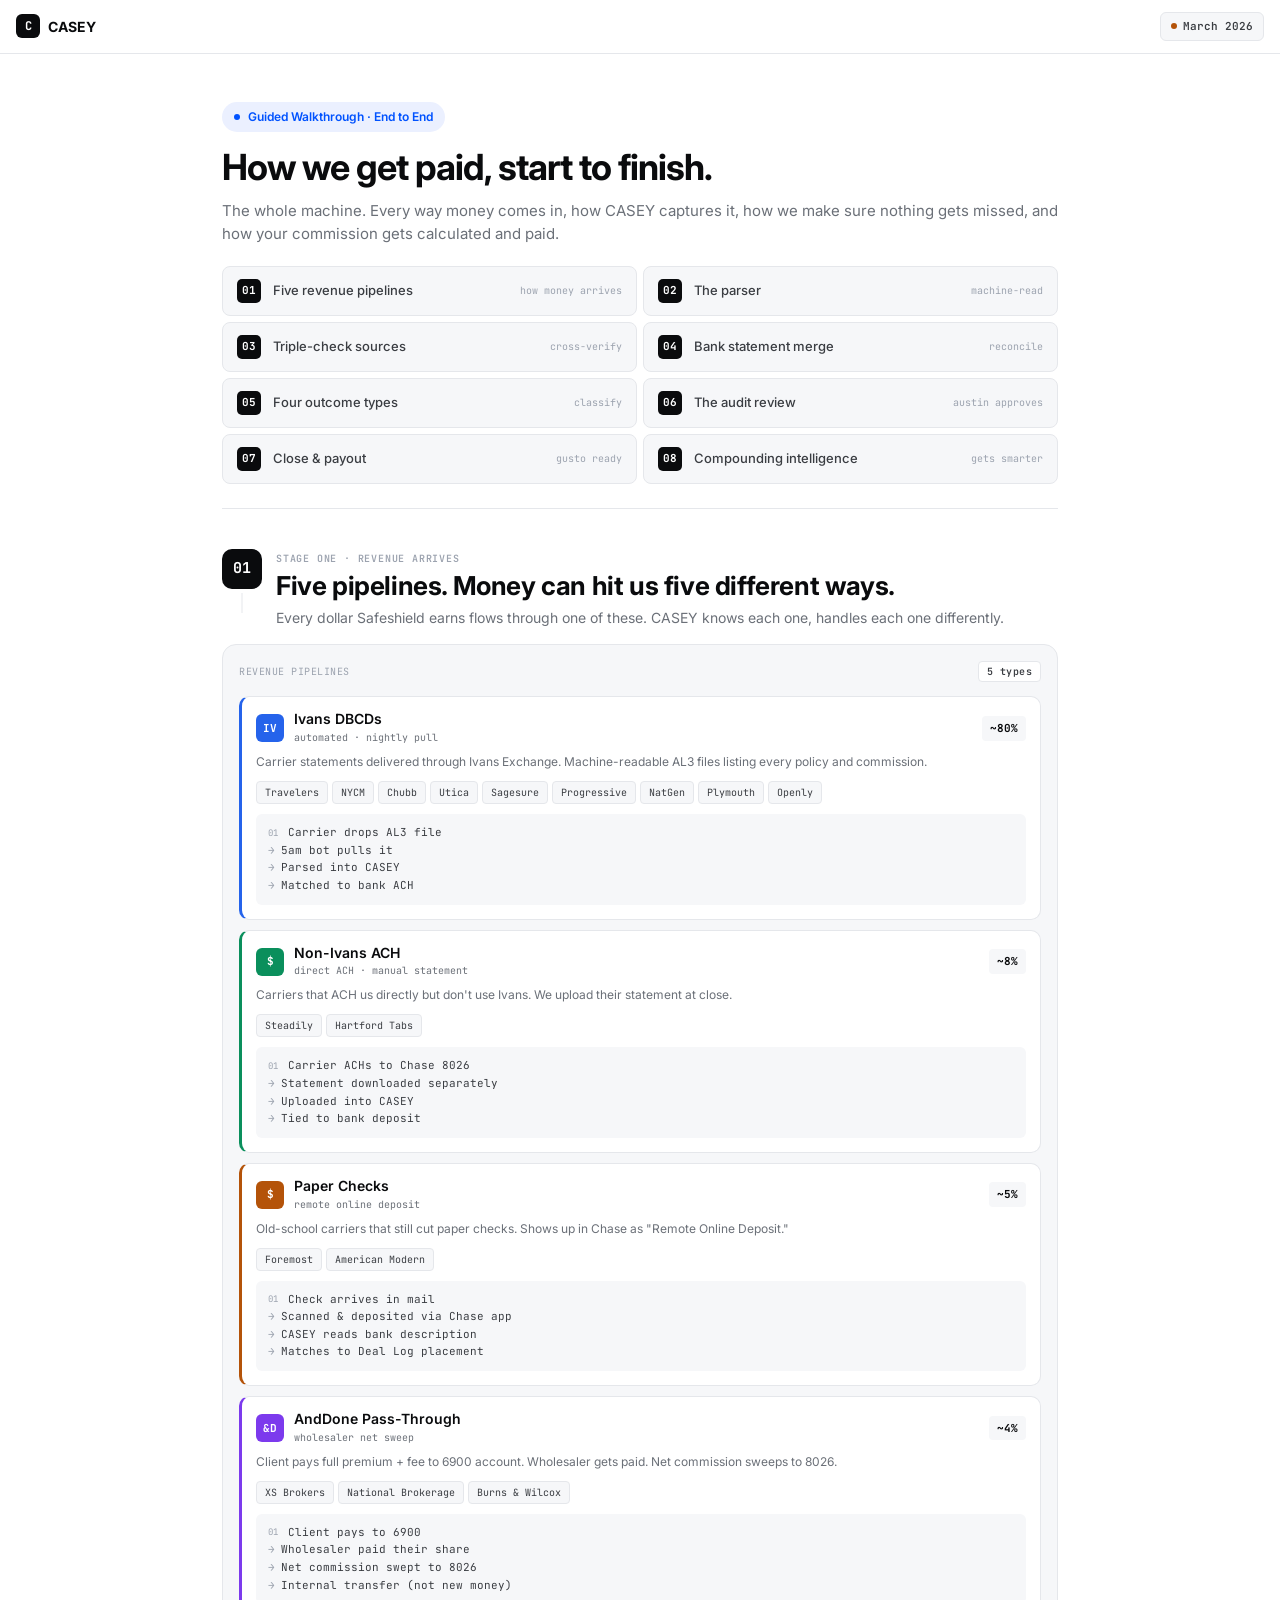
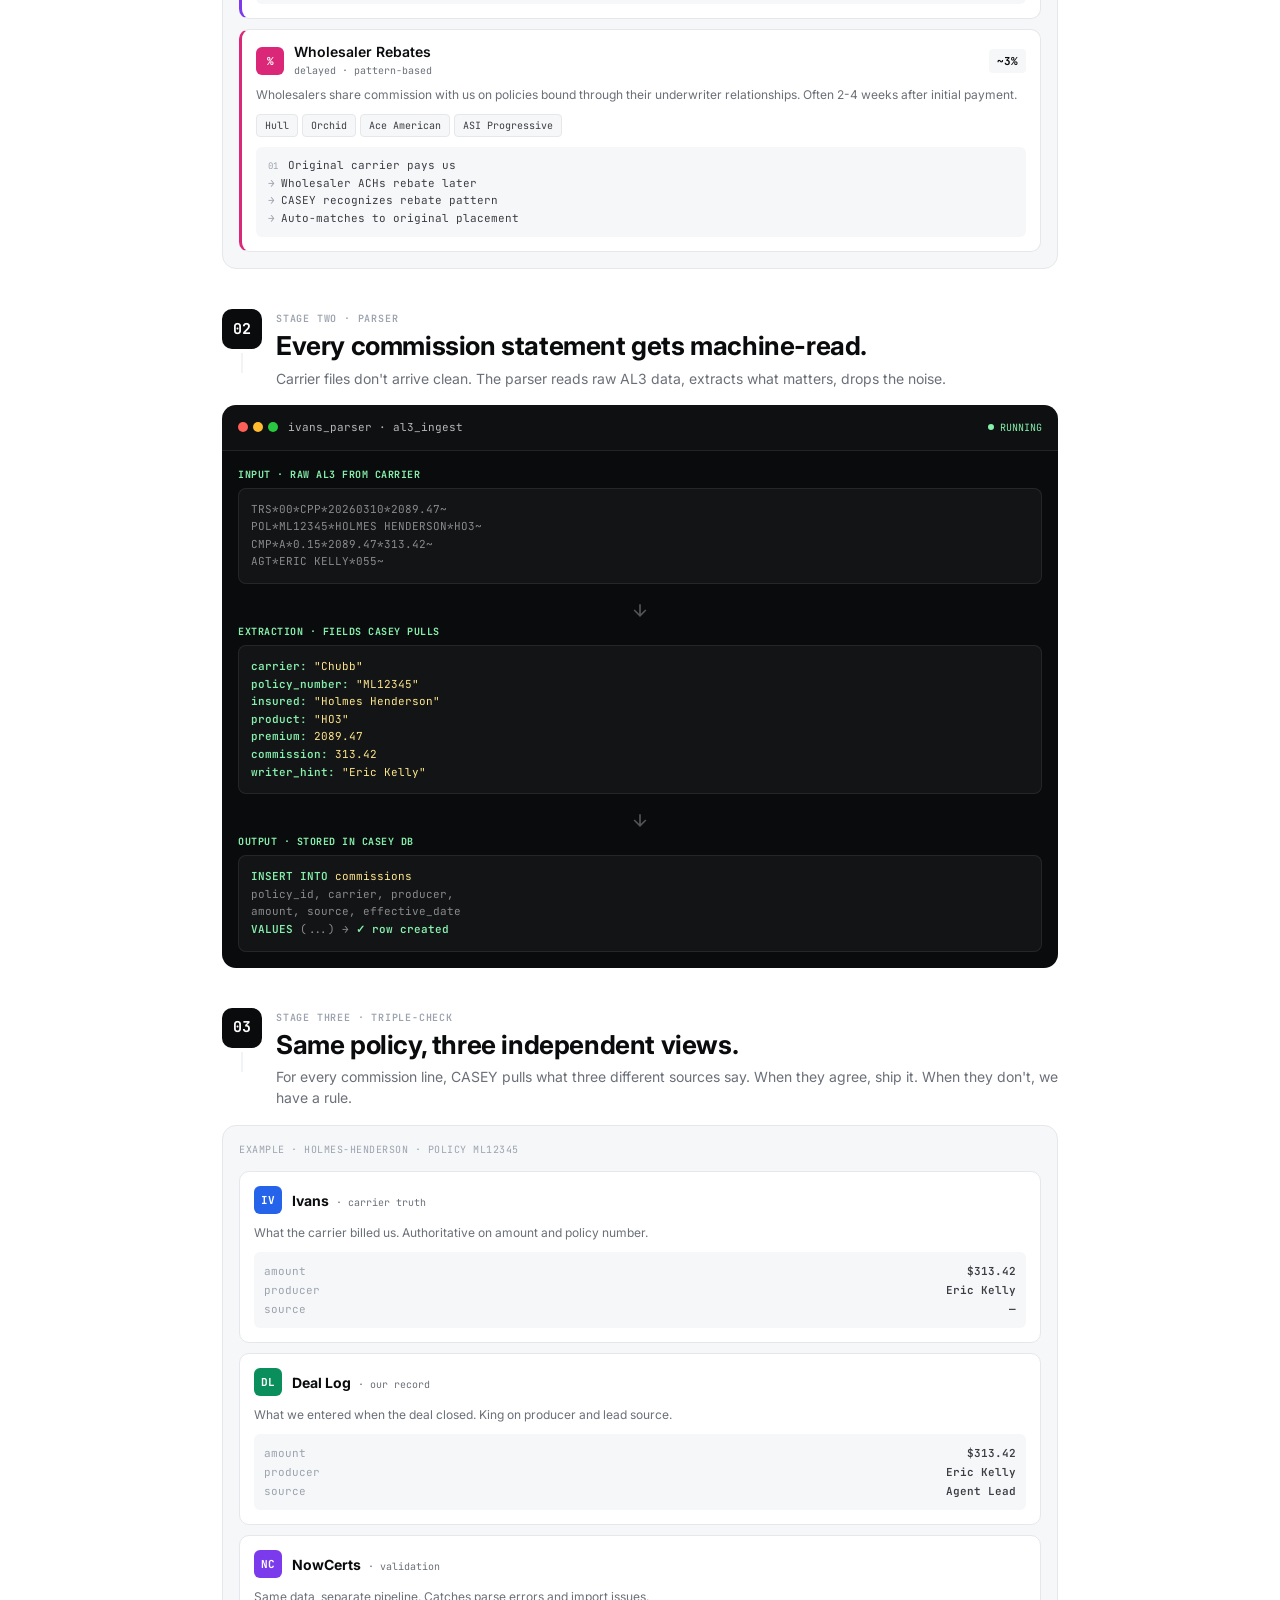
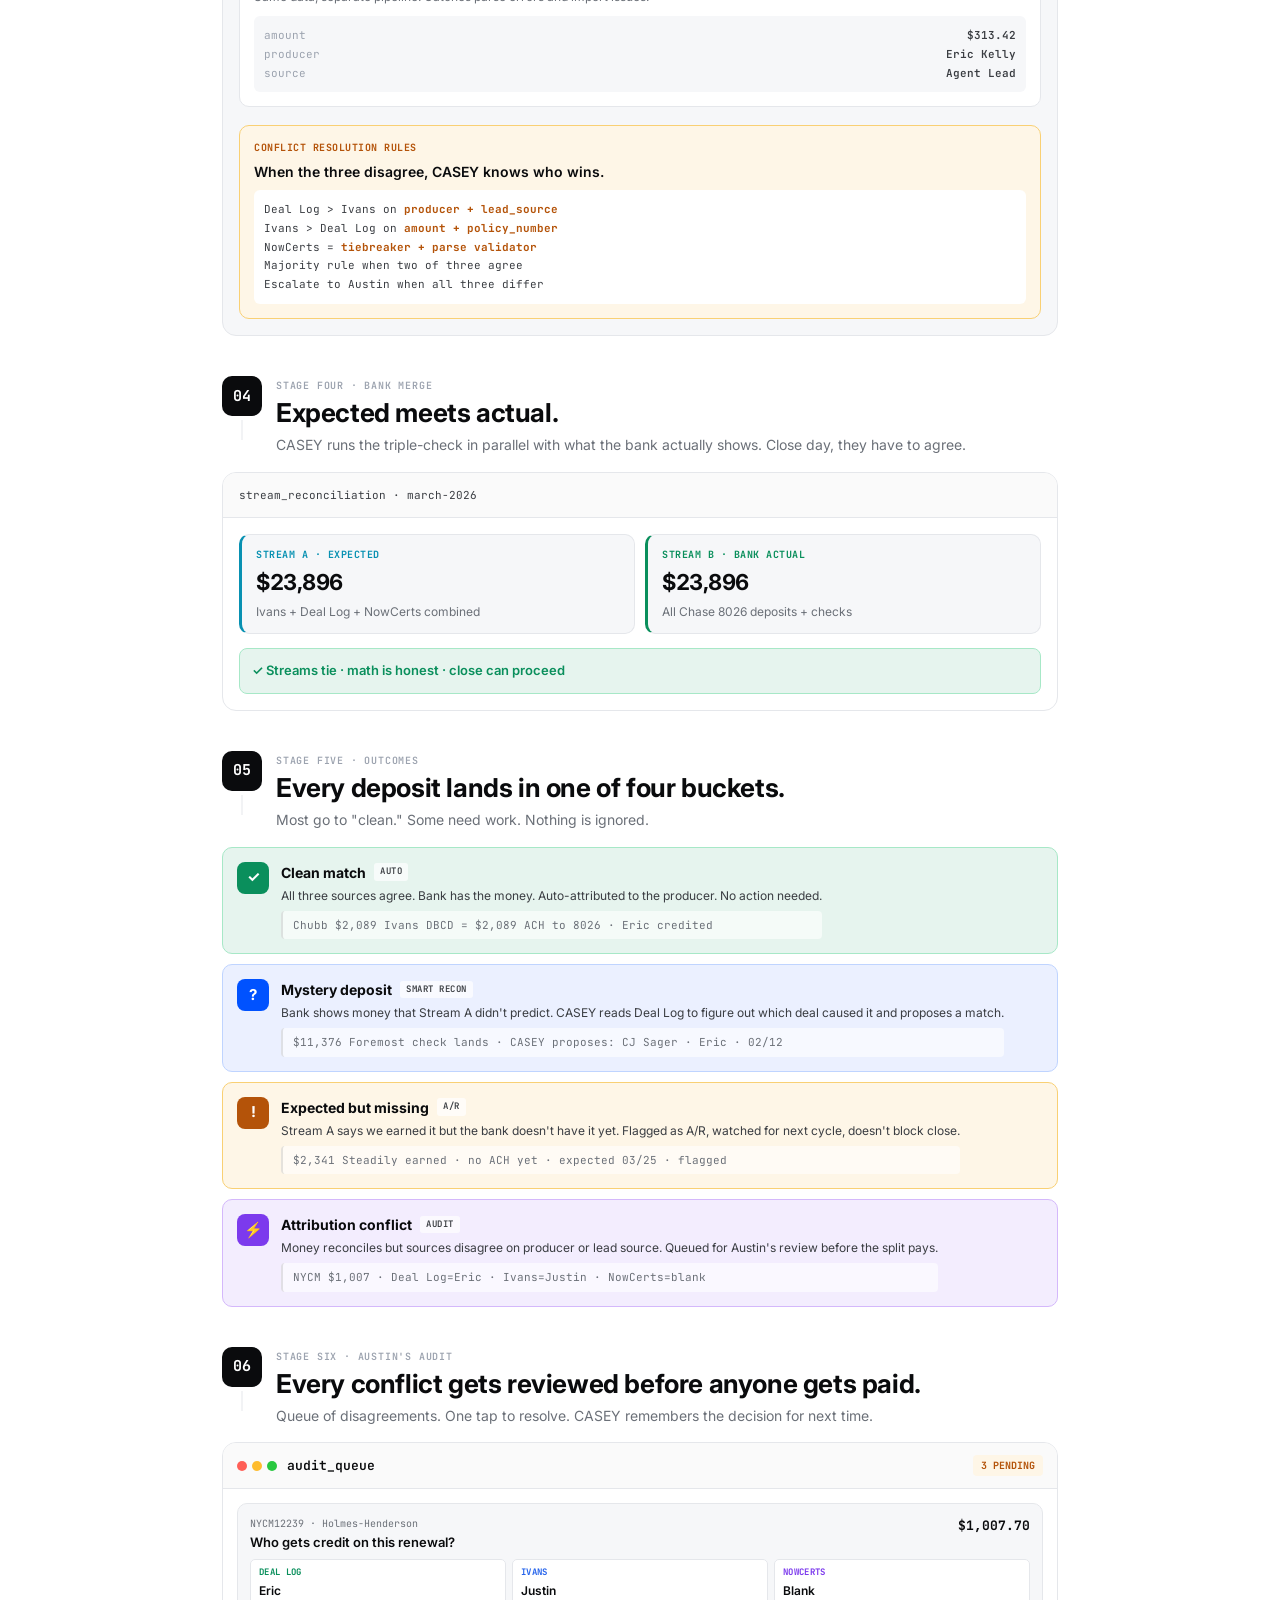
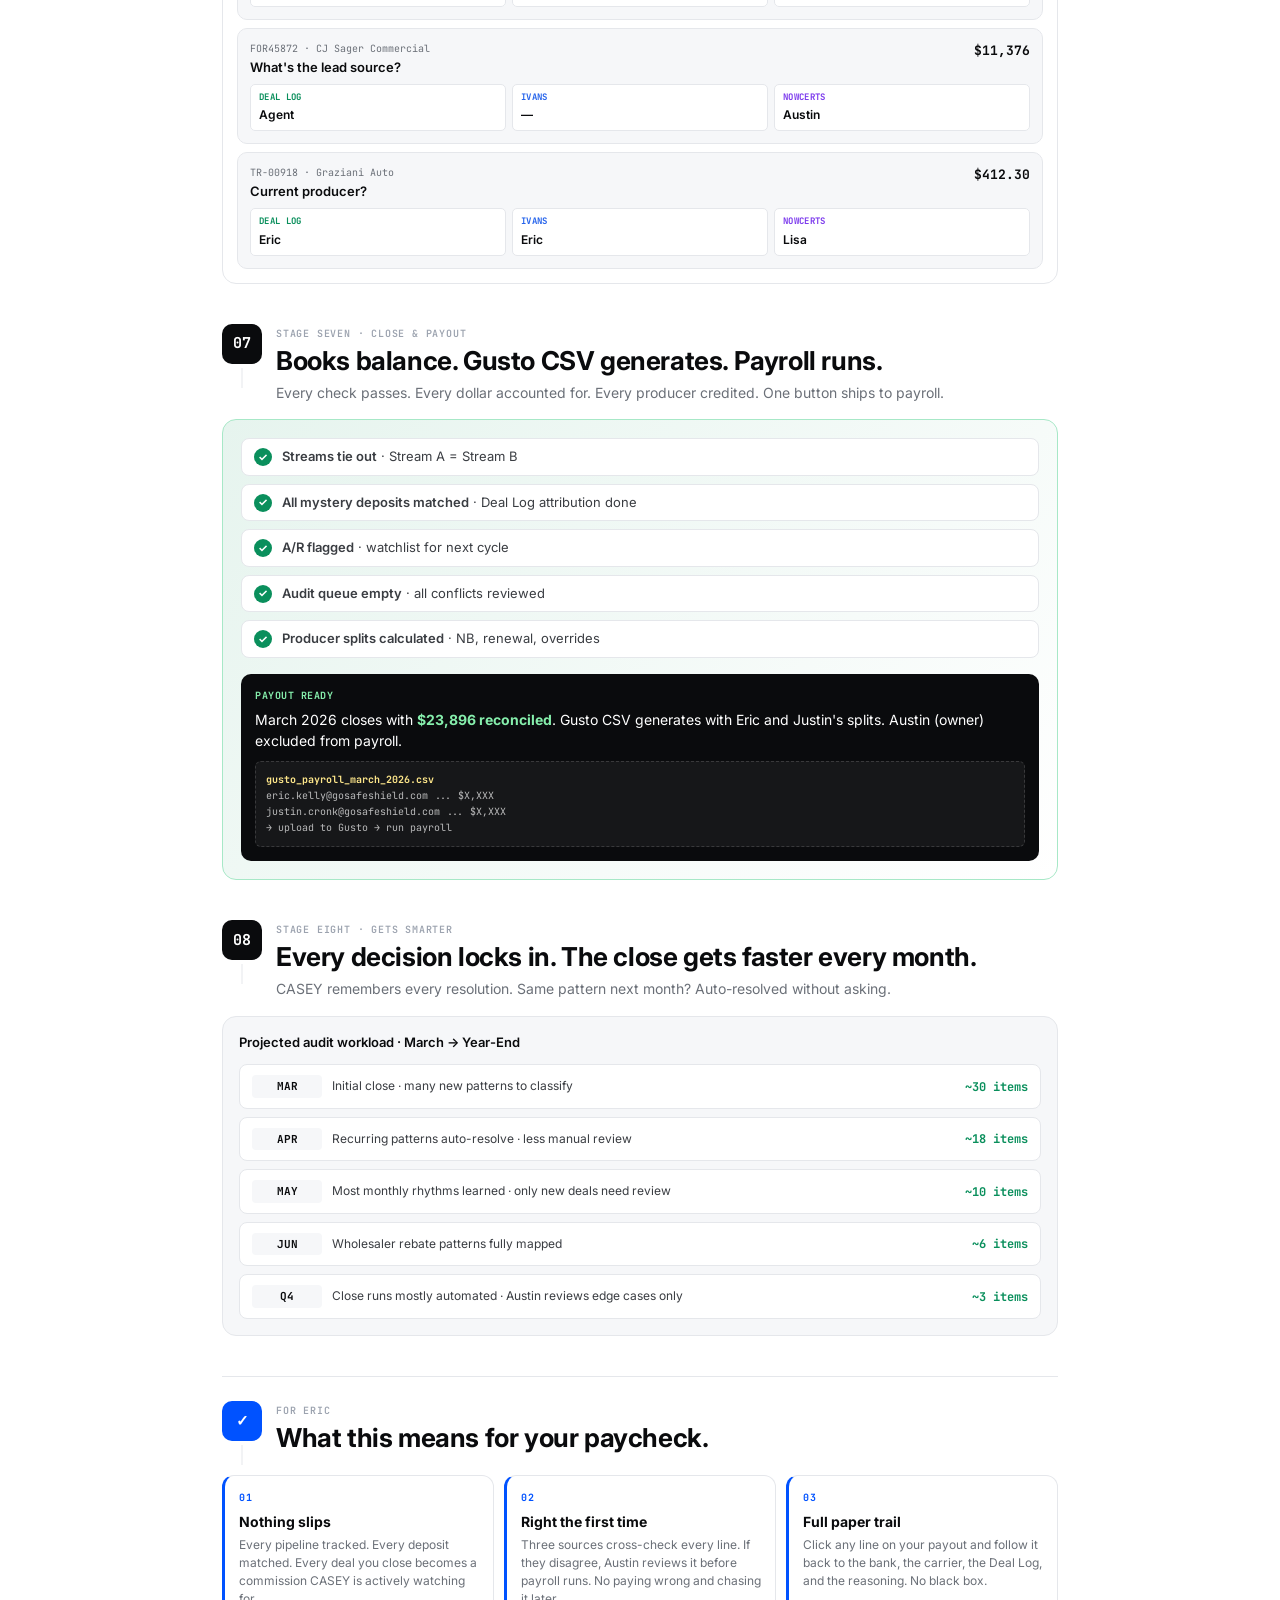
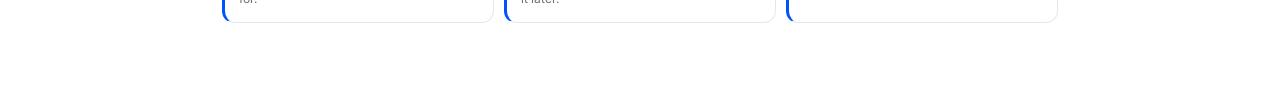
<file: reconciliation/index.html>
<!DOCTYPE html>
<html lang="en">
<head>
<meta charset="UTF-8">
<meta name="viewport" content="width=device-width, initial-scale=1.0, maximum-scale=1.0, user-scalable=no">
<meta name="color-scheme" content="light only">
<meta name="theme-color" content="#FFFFFF">
<title>CASEY · How We Get Paid</title>
<link rel="preconnect" href="https://fonts.googleapis.com">
<link rel="preconnect" href="https://fonts.gstatic.com" crossorigin>
<link href="https://fonts.googleapis.com/css2?family=Inter:wght@400;500;600;700;800&family=JetBrains+Mono:wght@400;500;600&display=swap" rel="stylesheet">
<style>
  :root { color-scheme: light only; }
  @media (prefers-color-scheme: dark) { :root { color-scheme: light only !important; } }

  :root {
    --bg: #FFFFFF;
    --bg-soft: #FAFAFA;
    --bg-panel: #F6F7F9;
    --surface: #FFFFFF;
    --ink: #0A0B0D;
    --ink-2: #3A3D42;
    --ink-3: #6B7078;
    --ink-4: #9CA3AF;
    --border: #E5E7EB;
    --brand: #0052FF;
    --brand-soft: #EBF0FF;
    --green: #0A8F5C;
    --green-soft: #E6F4EE;
    --green-lt: #A7E8C7;
    --amber: #B45309;
    --amber-soft: #FEF6E7;
    --amber-lt: #F9D074;
    --red: #DC2626;
    --purple: #7C3AED;
    --purple-soft: #F3EDFE;
    --teal: #0891B2;
    --teal-soft: #ECFEFF;
    --pink: #DB2777;
  }

  * { margin: 0; padding: 0; box-sizing: border-box; -webkit-tap-highlight-color: transparent; }

  html {
    background: #FFFFFF !important;
    -webkit-text-size-adjust: 100%;
    -webkit-font-smoothing: antialiased;
    -moz-osx-font-smoothing: grayscale;
    scroll-behavior: smooth;
  }

  body {
    background: #FFFFFF !important;
    color: var(--ink);
    font-family: 'Inter', -apple-system, sans-serif;
    font-size: 14px;
    line-height: 1.5;
    overflow-x: hidden;
    touch-action: manipulation;
  }

  .mono { font-family: 'JetBrains Mono', monospace; }
  button { font-family: inherit; cursor: pointer; -webkit-appearance: none; appearance: none; border: none; background: none; touch-action: manipulation; }
  a { color: inherit; text-decoration: none; }

  .app { background: #FFFFFF; min-height: 100vh; }

  /* TOP BAR */
  .topbar {
    background: #FFFFFF;
    border-bottom: 1px solid var(--border);
    padding: 12px 16px;
    display: flex;
    align-items: center;
    gap: 12px;
    position: sticky;
    top: 0;
    z-index: 50;
  }

  .logo { display: flex; align-items: center; gap: 8px; font-weight: 700; font-size: 14px; }

  .logo-mark {
    width: 24px; height: 24px;
    background: var(--ink); color: white;
    border-radius: 6px;
    display: flex; align-items: center; justify-content: center;
    font-family: 'JetBrains Mono', monospace;
    font-size: 12px; font-weight: 700;
  }

  .topbar-right { margin-left: auto; }

  .period-badge {
    background: var(--bg-panel);
    border: 1px solid var(--border);
    padding: 5px 10px;
    border-radius: 6px;
    font-family: 'JetBrains Mono', monospace;
    font-size: 11px; font-weight: 600;
    color: var(--ink-2);
    display: flex; align-items: center; gap: 6px;
  }

  .period-dot { width: 6px; height: 6px; background: var(--amber); border-radius: 50%; }

  .wrap { padding: 20px 16px; }

  /* HERO */
  .hero {
    padding: 8px 0 24px;
    border-bottom: 1px solid var(--border);
    margin-bottom: 8px;
  }

  .hero-eyebrow {
    display: inline-flex;
    align-items: center;
    gap: 8px;
    padding: 6px 12px;
    background: var(--brand-soft);
    color: var(--brand);
    border-radius: 100px;
    font-size: 12px;
    font-weight: 600;
    margin-bottom: 16px;
  }

  .hero-eyebrow-dot {
    width: 6px; height: 6px;
    background: var(--brand);
    border-radius: 50%;
  }

  .hero-title {
    font-size: 28px;
    font-weight: 700;
    line-height: 1.1;
    letter-spacing: -0.7px;
    margin-bottom: 12px;
  }

  .hero-desc {
    font-size: 15px;
    line-height: 1.55;
    color: var(--ink-3);
    margin-bottom: 20px;
  }

  /* TOC */
  .toc { display: grid; grid-template-columns: 1fr; gap: 6px; margin-top: 20px; }

  .toc-item {
    padding: 12px 14px;
    background: var(--bg-panel);
    border: 1px solid var(--border);
    border-radius: 8px;
    display: flex;
    align-items: center;
    gap: 12px;
    font-size: 13px;
    color: var(--ink-2);
  }

  .toc-item:active { background: var(--bg); transform: scale(0.99); }

  .toc-num {
    width: 24px; height: 24px;
    background: var(--ink); color: white;
    border-radius: 5px;
    display: flex; align-items: center; justify-content: center;
    font-family: 'JetBrains Mono', monospace;
    font-size: 11px; font-weight: 700;
    flex-shrink: 0;
  }

  .toc-text { flex: 1; font-weight: 500; }
  .toc-meta { font-family: 'JetBrains Mono', monospace; font-size: 10px; color: var(--ink-4); }

  /* STEP BLOCK */
  .step-block { margin: 40px 0; scroll-margin-top: 70px; }

  .step-head {
    display: flex;
    align-items: flex-start;
    gap: 14px;
    margin-bottom: 16px;
  }

  .step-marker {
    flex-shrink: 0;
    width: 40px; height: 40px;
    background: var(--ink); color: white;
    border-radius: 10px;
    display: flex; align-items: center; justify-content: center;
    font-family: 'JetBrains Mono', monospace;
    font-size: 15px; font-weight: 700;
    position: relative;
  }

  .step-marker::after {
    content: '';
    position: absolute;
    top: 100%; left: 50%;
    transform: translateX(-50%);
    width: 1px; height: 20px;
    background: var(--border);
    margin-top: 4px;
  }

  .step-block:last-of-type .step-marker::after { display: none; }

  .step-heading { flex: 1; padding-top: 2px; }

  .step-label {
    font-family: 'JetBrains Mono', monospace;
    font-size: 10px;
    color: var(--ink-4);
    text-transform: uppercase;
    letter-spacing: 0.8px;
    margin-bottom: 4px;
    font-weight: 600;
  }

  .step-title {
    font-size: 22px;
    font-weight: 700;
    line-height: 1.2;
    letter-spacing: -0.4px;
    margin-bottom: 6px;
  }

  .step-desc {
    font-size: 14px;
    color: var(--ink-3);
    line-height: 1.55;
  }

  /* PIPELINES */
  .pipelines-wrap {
    background: var(--bg-panel);
    border: 1px solid var(--border);
    border-radius: 14px;
    padding: 16px;
  }

  .pipelines-header {
    font-family: 'JetBrains Mono', monospace;
    font-size: 10px;
    color: var(--ink-4);
    letter-spacing: 0.5px;
    margin-bottom: 14px;
    display: flex;
    justify-content: space-between;
    align-items: center;
  }

  .pipelines-header .badge {
    background: var(--surface);
    border: 1px solid var(--border);
    padding: 2px 8px;
    border-radius: 4px;
    color: var(--ink-2);
    font-weight: 600;
  }

  .pipeline-card {
    background: var(--surface);
    border: 1px solid var(--border);
    border-radius: 10px;
    padding: 14px;
    margin-bottom: 10px;
    border-left: 3px solid;
  }

  .pipeline-card:last-child { margin-bottom: 0; }

  .pipeline-card[data-type="ivans"] { border-left-color: #2563EB; }
  .pipeline-card[data-type="ach"] { border-left-color: var(--green); }
  .pipeline-card[data-type="check"] { border-left-color: var(--amber); }
  .pipeline-card[data-type="anddone"] { border-left-color: var(--purple); }
  .pipeline-card[data-type="rebate"] { border-left-color: var(--pink); }

  .pipeline-head {
    display: flex;
    align-items: center;
    justify-content: space-between;
    gap: 10px;
    margin-bottom: 8px;
  }

  .pipeline-left { display: flex; align-items: center; gap: 10px; flex: 1; min-width: 0; }

  .pipeline-icon {
    width: 28px; height: 28px;
    border-radius: 6px;
    display: flex; align-items: center; justify-content: center;
    font-family: 'JetBrains Mono', monospace;
    font-size: 11px; font-weight: 700;
    color: white;
    flex-shrink: 0;
  }

  .pipeline-card[data-type="ivans"] .pipeline-icon { background: #2563EB; }
  .pipeline-card[data-type="ach"] .pipeline-icon { background: var(--green); }
  .pipeline-card[data-type="check"] .pipeline-icon { background: var(--amber); }
  .pipeline-card[data-type="anddone"] .pipeline-icon { background: var(--purple); }
  .pipeline-card[data-type="rebate"] .pipeline-icon { background: var(--pink); }

  .pipeline-name { font-size: 14px; font-weight: 600; line-height: 1.2; margin-bottom: 2px; }
  .pipeline-sub { font-family: 'JetBrains Mono', monospace; font-size: 10px; color: var(--ink-3); }

  .pipeline-pct {
    font-family: 'JetBrains Mono', monospace;
    font-size: 11px; font-weight: 700;
    color: var(--ink);
    padding: 4px 8px;
    background: var(--bg-panel);
    border-radius: 4px;
    white-space: nowrap;
  }

  .pipeline-body {
    font-size: 12px;
    color: var(--ink-3);
    line-height: 1.5;
    margin-bottom: 10px;
  }

  .pipeline-carriers { display: flex; flex-wrap: wrap; gap: 4px; margin-bottom: 10px; }

  .carrier-chip {
    font-family: 'JetBrains Mono', monospace;
    font-size: 10px;
    color: var(--ink-2);
    background: var(--bg-panel);
    padding: 3px 8px;
    border-radius: 4px;
    border: 1px solid var(--border);
  }

  .pipeline-flow {
    background: var(--bg-panel);
    border-radius: 6px;
    padding: 10px 12px;
    font-family: 'JetBrains Mono', monospace;
    font-size: 11px;
    line-height: 1.6;
  }

  .flow-line { display: flex; align-items: center; gap: 6px; color: var(--ink-2); }
  .flow-line .arrow { color: var(--ink-4); font-weight: 700; }
  .flow-line .step-tag { color: var(--ink-4); font-size: 9px; margin-right: 4px; }

  /* PARSER */
  .parser-vis {
    background: var(--ink);
    color: white;
    border-radius: 14px;
    overflow: hidden;
  }

  .parser-head {
    padding: 14px 16px;
    border-bottom: 1px solid rgba(255,255,255,0.08);
    display: flex; align-items: center; gap: 10px;
    background: rgba(255,255,255,0.02);
  }

  .parser-dots { display: flex; gap: 5px; }
  .parser-dot { width: 10px; height: 10px; border-radius: 50%; }
  .parser-dot:nth-child(1) { background: #FF5F57; }
  .parser-dot:nth-child(2) { background: #FEBC2E; }
  .parser-dot:nth-child(3) { background: #28C840; }

  .parser-title { font-family: 'JetBrains Mono', monospace; font-size: 11px; color: rgba(255,255,255,0.7); }

  .parser-live {
    margin-left: auto;
    font-family: 'JetBrains Mono', monospace;
    font-size: 10px;
    color: #86EFAC;
    display: flex; align-items: center; gap: 6px;
  }

  .parser-live::before {
    content: '';
    width: 6px; height: 6px;
    background: #86EFAC;
    border-radius: 50%;
    animation: pulse 1.5s ease-in-out infinite;
  }

  @keyframes pulse {
    0%, 100% { opacity: 1; }
    50% { opacity: 0.4; }
  }

  .parser-body { padding: 16px; }
  .parser-stage { margin-bottom: 12px; }
  .parser-stage:last-child { margin-bottom: 0; }

  .stage-label {
    font-family: 'JetBrains Mono', monospace;
    font-size: 10px; color: #86EFAC;
    text-transform: uppercase;
    letter-spacing: 0.5px;
    margin-bottom: 6px; font-weight: 700;
  }

  .stage-content {
    background: rgba(255,255,255,0.04);
    border: 1px solid rgba(255,255,255,0.08);
    border-radius: 8px;
    padding: 12px;
    font-family: 'JetBrains Mono', monospace;
    font-size: 11px;
    line-height: 1.6;
    overflow-x: auto;
  }

  .stage-content .key { color: #86EFAC; font-weight: 600; }
  .stage-content .val { color: #FDE68A; }
  .stage-content .dim { color: rgba(255,255,255,0.5); }
  .stage-content .ok { color: #86EFAC; font-weight: 600; }

  .parser-arrow {
    display: flex; justify-content: center;
    color: rgba(255,255,255,0.3);
    padding: 4px 0;
  }

  /* TRIPLE CHECK */
  .triple-vis {
    background: var(--bg-panel);
    border: 1px solid var(--border);
    border-radius: 14px;
    padding: 16px;
  }

  .triple-header {
    font-family: 'JetBrains Mono', monospace;
    font-size: 10px;
    color: var(--ink-4);
    letter-spacing: 0.5px;
    margin-bottom: 14px;
  }

  .triple-sources {
    display: grid;
    grid-template-columns: 1fr;
    gap: 10px;
    margin-bottom: 18px;
  }

  .triple-source {
    background: var(--surface);
    border: 1px solid var(--border);
    border-radius: 10px;
    padding: 14px;
  }

  .triple-source-head { display: flex; align-items: center; gap: 10px; margin-bottom: 10px; }

  .triple-source-icon {
    width: 28px; height: 28px;
    border-radius: 6px;
    display: flex; align-items: center; justify-content: center;
    font-family: 'JetBrains Mono', monospace;
    font-size: 11px; font-weight: 700;
    color: white;
    flex-shrink: 0;
  }

  .triple-source[data-src="ivans"] .triple-source-icon { background: #2563EB; }
  .triple-source[data-src="deal-log"] .triple-source-icon { background: var(--green); }
  .triple-source[data-src="nowcerts"] .triple-source-icon { background: var(--purple); }

  .triple-source-name { font-size: 14px; font-weight: 700; }

  .triple-source-role {
    font-family: 'JetBrains Mono', monospace;
    font-size: 10px;
    color: var(--ink-3);
    margin-left: 4px;
    font-weight: 400;
  }

  .triple-source-does {
    font-size: 12px;
    color: var(--ink-3);
    line-height: 1.5;
    margin-bottom: 10px;
  }

  .triple-source-answers {
    background: var(--bg-panel);
    border-radius: 6px;
    padding: 10px;
    font-size: 11px;
    line-height: 1.7;
  }

  .answer-row {
    display: flex; justify-content: space-between; gap: 10px;
    font-family: 'JetBrains Mono', monospace;
  }

  .answer-row .k { color: var(--ink-4); }
  .answer-row .v { color: var(--ink-2); font-weight: 600; }

  .triple-conflict {
    background: var(--amber-soft);
    border: 1px solid var(--amber-lt);
    border-radius: 10px;
    padding: 14px;
    margin-top: 12px;
  }

  .conflict-label {
    font-family: 'JetBrains Mono', monospace;
    font-size: 10px; color: var(--amber);
    text-transform: uppercase; letter-spacing: 0.5px;
    font-weight: 700; margin-bottom: 6px;
  }

  .conflict-title { font-size: 14px; font-weight: 600; margin-bottom: 8px; color: var(--ink); }

  .conflict-rules {
    background: var(--surface);
    border-radius: 6px;
    padding: 10px;
    font-family: 'JetBrains Mono', monospace;
    font-size: 11px;
    line-height: 1.7;
    color: var(--ink-2);
  }

  .conflict-rules strong { color: var(--amber); font-weight: 700; }

  /* BANK MERGE */
  .merge-vis {
    background: var(--surface);
    border: 1px solid var(--border);
    border-radius: 14px;
    overflow: hidden;
  }

  .merge-head {
    padding: 14px 16px;
    border-bottom: 1px solid var(--border);
    background: var(--bg-soft);
    font-family: 'JetBrains Mono', monospace;
    font-size: 11px;
    color: var(--ink-2);
  }

  .merge-body { padding: 16px; }

  .merge-streams {
    display: grid;
    grid-template-columns: 1fr;
    gap: 10px;
    margin-bottom: 14px;
  }

  .merge-stream {
    background: var(--bg-panel);
    border: 1px solid var(--border);
    border-radius: 10px;
    padding: 12px 14px;
    border-left: 3px solid;
  }

  .merge-stream.expected { border-left-color: var(--teal); }
  .merge-stream.actual { border-left-color: var(--green); }

  .merge-stream-label {
    font-family: 'JetBrains Mono', monospace;
    font-size: 10px;
    text-transform: uppercase;
    letter-spacing: 0.5px;
    font-weight: 700;
    margin-bottom: 4px;
  }

  .merge-stream.expected .merge-stream-label { color: var(--teal); }
  .merge-stream.actual .merge-stream-label { color: var(--green); }

  .merge-stream-value {
    font-size: 22px; font-weight: 700;
    letter-spacing: -0.5px;
    font-variant-numeric: tabular-nums;
    margin-bottom: 4px;
  }

  .merge-stream-desc { font-size: 12px; color: var(--ink-3); }

  .merge-result {
    padding: 12px;
    border-radius: 8px;
    font-size: 13px;
    line-height: 1.5;
    background: var(--green-soft);
    border: 1px solid var(--green-lt);
    color: var(--green);
    font-weight: 600;
  }

  /* OUTCOMES */
  .outcomes-matrix { display: grid; grid-template-columns: 1fr; gap: 10px; }

  .outcome-row {
    padding: 14px;
    border-radius: 10px;
    border: 1px solid;
    display: flex;
    gap: 12px;
    align-items: flex-start;
  }

  .outcome-row.success { background: var(--green-soft); border-color: var(--green-lt); }
  .outcome-row.info { background: var(--brand-soft); border-color: #BFD4FF; }
  .outcome-row.warn { background: var(--amber-soft); border-color: var(--amber-lt); }
  .outcome-row.audit { background: var(--purple-soft); border-color: #D4B8FB; }

  .outcome-mark {
    width: 32px; height: 32px;
    border-radius: 8px;
    display: flex; align-items: center; justify-content: center;
    font-weight: 700; color: white;
    flex-shrink: 0; font-size: 15px;
  }

  .outcome-row.success .outcome-mark { background: var(--green); }
  .outcome-row.info .outcome-mark { background: var(--brand); }
  .outcome-row.warn .outcome-mark { background: var(--amber); }
  .outcome-row.audit .outcome-mark { background: var(--purple); }

  .outcome-head {
    display: flex; align-items: center; gap: 8px;
    margin-bottom: 4px; flex-wrap: wrap;
  }

  .outcome-name { font-size: 14px; font-weight: 700; }

  .outcome-chip {
    font-family: 'JetBrains Mono', monospace;
    font-size: 9px;
    background: rgba(255,255,255,0.7);
    color: var(--ink-2);
    padding: 2px 6px;
    border-radius: 3px;
    font-weight: 600;
    text-transform: uppercase;
    letter-spacing: 0.5px;
  }

  .outcome-what {
    font-size: 12px;
    color: var(--ink-2);
    line-height: 1.5;
    margin-bottom: 6px;
  }

  .outcome-example {
    font-family: 'JetBrains Mono', monospace;
    font-size: 11px;
    color: var(--ink-3);
    background: rgba(255,255,255,0.6);
    padding: 6px 10px;
    border-radius: 4px;
    border-left: 2px solid rgba(0,0,0,0.1);
  }

  /* AUDIT */
  .audit-vis {
    background: var(--surface);
    border: 1px solid var(--border);
    border-radius: 14px;
    overflow: hidden;
  }

  .audit-vis-head {
    padding: 12px 14px;
    border-bottom: 1px solid var(--border);
    background: var(--bg-soft);
    display: flex; align-items: center; gap: 10px;
  }

  .mini-dots { display: flex; gap: 5px; }
  .mini-dot { width: 10px; height: 10px; border-radius: 50%; }
  .mini-dot:nth-child(1) { background: #FF5F57; }
  .mini-dot:nth-child(2) { background: #FEBC2E; }
  .mini-dot:nth-child(3) { background: #28C840; }

  .audit-queue-title { font-size: 13px; font-weight: 600; font-family: 'JetBrains Mono', monospace; }

  .audit-queue-count {
    margin-left: auto;
    font-family: 'JetBrains Mono', monospace;
    font-size: 10px;
    color: var(--amber);
    background: var(--amber-soft);
    padding: 3px 8px;
    border-radius: 4px;
    font-weight: 700;
  }

  .audit-body { padding: 14px; }

  .audit-item {
    background: var(--bg-panel);
    border: 1px solid var(--border);
    border-radius: 10px;
    padding: 12px;
    margin-bottom: 8px;
  }

  .audit-item:last-child { margin-bottom: 0; }

  .audit-item-top {
    display: flex;
    justify-content: space-between;
    align-items: flex-start;
    gap: 10px;
    margin-bottom: 8px;
  }

  .audit-item-meta {
    font-family: 'JetBrains Mono', monospace;
    font-size: 10px;
    color: var(--ink-3);
    margin-bottom: 3px;
  }

  .audit-item-title { font-size: 13px; font-weight: 600; line-height: 1.3; }

  .audit-item-amount {
    font-family: 'JetBrains Mono', monospace;
    font-size: 13px; font-weight: 700;
    color: var(--ink);
    white-space: nowrap;
  }

  .audit-item-options { display: flex; gap: 6px; }

  .audit-opt {
    flex: 1;
    min-width: 0;
    padding: 6px 8px;
    background: var(--surface);
    border: 1px solid var(--border);
    border-radius: 5px;
    display: flex;
    flex-direction: column;
    gap: 2px;
    text-align: left;
    overflow: hidden;
  }

  .audit-opt-src {
    font-family: 'JetBrains Mono', monospace;
    font-size: 9px;
    font-weight: 700;
    text-transform: uppercase;
    letter-spacing: 0.3px;
  }

  .audit-opt[data-src="deal-log"] .audit-opt-src { color: var(--green); }
  .audit-opt[data-src="ivans"] .audit-opt-src { color: #2563EB; }
  .audit-opt[data-src="nowcerts"] .audit-opt-src { color: var(--purple); }

  .audit-opt-val {
    font-size: 12px; font-weight: 600; color: var(--ink);
    white-space: nowrap;
    overflow: hidden;
    text-overflow: ellipsis;
  }

  /* CLOSE */
  .close-vis {
    background: linear-gradient(135deg, var(--green-soft) 0%, var(--bg) 100%);
    border: 1px solid var(--green-lt);
    border-radius: 14px;
    padding: 18px;
  }

  .close-check-list { display: flex; flex-direction: column; gap: 8px; margin-bottom: 16px; }

  .close-check {
    display: flex; align-items: center; gap: 10px;
    font-size: 13px;
    color: var(--ink-2);
    padding: 8px 12px;
    background: var(--surface);
    border-radius: 8px;
    border: 1px solid var(--border);
  }

  .close-check-mark {
    width: 18px; height: 18px;
    background: var(--green); color: white;
    border-radius: 50%;
    display: flex; align-items: center; justify-content: center;
    font-size: 11px; font-weight: 700;
    flex-shrink: 0;
  }

  .close-check strong { font-weight: 600; }

  .close-final {
    background: var(--ink); color: white;
    border-radius: 10px;
    padding: 14px;
  }

  .close-final-label {
    font-family: 'JetBrains Mono', monospace;
    font-size: 10px;
    color: #86EFAC;
    text-transform: uppercase;
    letter-spacing: 0.5px;
    margin-bottom: 6px;
    font-weight: 700;
  }

  .close-final-text {
    font-size: 14px;
    line-height: 1.5;
    margin-bottom: 10px;
  }

  .close-final-text strong { color: #86EFAC; }

  .close-csv {
    background: rgba(255,255,255,0.05);
    border: 1px dashed rgba(255,255,255,0.15);
    border-radius: 6px;
    padding: 10px;
    font-family: 'JetBrains Mono', monospace;
    font-size: 10px;
    color: rgba(255,255,255,0.7);
    line-height: 1.6;
  }

  .close-csv .gusto { color: #FDE68A; font-weight: 700; }

  /* COMPOUNDING */
  .compound-vis {
    background: var(--bg-panel);
    border: 1px solid var(--border);
    border-radius: 14px;
    padding: 16px;
  }

  .compound-title { font-size: 13px; font-weight: 600; margin-bottom: 12px; }

  .compound-timeline { display: grid; grid-template-columns: 1fr; gap: 8px; }

  .compound-row {
    background: var(--surface);
    border: 1px solid var(--border);
    border-radius: 8px;
    padding: 10px 12px;
    display: flex;
    align-items: center;
    gap: 10px;
  }

  .compound-month {
    font-family: 'JetBrains Mono', monospace;
    font-size: 11px; font-weight: 700;
    color: var(--ink);
    padding: 3px 8px;
    background: var(--bg-panel);
    border-radius: 4px;
    min-width: 70px;
    text-align: center;
    flex-shrink: 0;
  }

  .compound-desc {
    flex: 1;
    font-size: 12px;
    color: var(--ink-2);
    line-height: 1.4;
  }

  .compound-pct {
    font-family: 'JetBrains Mono', monospace;
    font-size: 12px; font-weight: 700;
    color: var(--green);
    flex-shrink: 0;
  }

  /* FOR ERIC */
  .for-eric {
    margin-top: 36px;
    padding-top: 24px;
    border-top: 1px solid var(--border);
  }

  .for-eric-grid {
    display: flex;
    flex-direction: column;
    gap: 10px;
    margin-top: 16px;
  }

  .for-eric-card {
    background: var(--surface);
    border: 1px solid var(--border);
    border-radius: 12px;
    padding: 14px;
    border-left: 3px solid var(--brand);
  }

  .for-eric-num {
    font-family: 'JetBrains Mono', monospace;
    font-size: 10px;
    color: var(--brand);
    font-weight: 700;
    margin-bottom: 6px;
    letter-spacing: 0.5px;
  }

  .for-eric-title { font-size: 14px; font-weight: 700; margin-bottom: 4px; }
  .for-eric-desc { font-size: 12px; color: var(--ink-3); line-height: 1.5; }

  .bottom-pad { height: 40px; }

  @media (min-width: 768px) {
    .wrap { padding: 40px 32px; max-width: 900px; margin: 0 auto; }
    .hero-title { font-size: 36px; letter-spacing: -1px; }
    .step-title { font-size: 26px; }
    .toc { grid-template-columns: 1fr 1fr; }
    .merge-streams { grid-template-columns: 1fr 1fr; }
    .for-eric-grid { flex-direction: row; }
    .for-eric-card { flex: 1; }
  }
</style>
</head>
<body>

<div class="app">

  <div class="topbar">
    <div class="logo">
      <div class="logo-mark">C</div>
      <span>CASEY</span>
    </div>
    <div class="topbar-right">
      <div class="period-badge">
        <span class="period-dot"></span>
        <span>March 2026</span>
      </div>
    </div>
  </div>

  <div class="wrap">

    <div class="hero">
      <div class="hero-eyebrow">
        <span class="hero-eyebrow-dot"></span>
        <span>Guided Walkthrough · End to End</span>
      </div>
      <h1 class="hero-title">How we get paid, start to finish.</h1>
      <p class="hero-desc">The whole machine. Every way money comes in, how CASEY captures it, how we make sure nothing gets missed, and how your commission gets calculated and paid.</p>

      <div class="toc">
        <a href="#step-1" class="toc-item"><span class="toc-num">01</span><span class="toc-text">Five revenue pipelines</span><span class="toc-meta">how money arrives</span></a>
        <a href="#step-2" class="toc-item"><span class="toc-num">02</span><span class="toc-text">The parser</span><span class="toc-meta">machine-read</span></a>
        <a href="#step-3" class="toc-item"><span class="toc-num">03</span><span class="toc-text">Triple-check sources</span><span class="toc-meta">cross-verify</span></a>
        <a href="#step-4" class="toc-item"><span class="toc-num">04</span><span class="toc-text">Bank statement merge</span><span class="toc-meta">reconcile</span></a>
        <a href="#step-5" class="toc-item"><span class="toc-num">05</span><span class="toc-text">Four outcome types</span><span class="toc-meta">classify</span></a>
        <a href="#step-6" class="toc-item"><span class="toc-num">06</span><span class="toc-text">The audit review</span><span class="toc-meta">austin approves</span></a>
        <a href="#step-7" class="toc-item"><span class="toc-num">07</span><span class="toc-text">Close &amp; payout</span><span class="toc-meta">gusto ready</span></a>
        <a href="#step-8" class="toc-item"><span class="toc-num">08</span><span class="toc-text">Compounding intelligence</span><span class="toc-meta">gets smarter</span></a>
      </div>
    </div>

    <!-- STEP 1 -->
    <div class="step-block" id="step-1">
      <div class="step-head">
        <div class="step-marker">01</div>
        <div class="step-heading">
          <div class="step-label">Stage One · Revenue Arrives</div>
          <div class="step-title">Five pipelines. Money can hit us five different ways.</div>
          <div class="step-desc">Every dollar Safeshield earns flows through one of these. CASEY knows each one, handles each one differently.</div>
        </div>
      </div>

      <div class="pipelines-wrap">
        <div class="pipelines-header">
          <span>REVENUE PIPELINES</span>
          <span class="badge">5 types</span>
        </div>

        <div class="pipeline-card" data-type="ivans">
          <div class="pipeline-head">
            <div class="pipeline-left">
              <div class="pipeline-icon">IV</div>
              <div>
                <div class="pipeline-name">Ivans DBCDs</div>
                <div class="pipeline-sub">automated · nightly pull</div>
              </div>
            </div>
            <span class="pipeline-pct">~80%</span>
          </div>
          <div class="pipeline-body">Carrier statements delivered through Ivans Exchange. Machine-readable AL3 files listing every policy and commission.</div>
          <div class="pipeline-carriers">
            <span class="carrier-chip">Travelers</span>
            <span class="carrier-chip">NYCM</span>
            <span class="carrier-chip">Chubb</span>
            <span class="carrier-chip">Utica</span>
            <span class="carrier-chip">Sagesure</span>
            <span class="carrier-chip">Progressive</span>
            <span class="carrier-chip">NatGen</span>
            <span class="carrier-chip">Plymouth</span>
            <span class="carrier-chip">Openly</span>
          </div>
          <div class="pipeline-flow">
            <div class="flow-line"><span class="step-tag">01</span><span>Carrier drops AL3 file</span></div>
            <div class="flow-line"><span class="arrow">→</span><span>5am bot pulls it</span></div>
            <div class="flow-line"><span class="arrow">→</span><span>Parsed into CASEY</span></div>
            <div class="flow-line"><span class="arrow">→</span><span>Matched to bank ACH</span></div>
          </div>
        </div>

        <div class="pipeline-card" data-type="ach">
          <div class="pipeline-head">
            <div class="pipeline-left">
              <div class="pipeline-icon">$</div>
              <div>
                <div class="pipeline-name">Non-Ivans ACH</div>
                <div class="pipeline-sub">direct ACH · manual statement</div>
              </div>
            </div>
            <span class="pipeline-pct">~8%</span>
          </div>
          <div class="pipeline-body">Carriers that ACH us directly but don't use Ivans. We upload their statement at close.</div>
          <div class="pipeline-carriers">
            <span class="carrier-chip">Steadily</span>
            <span class="carrier-chip">Hartford Tabs</span>
          </div>
          <div class="pipeline-flow">
            <div class="flow-line"><span class="step-tag">01</span><span>Carrier ACHs to Chase 8026</span></div>
            <div class="flow-line"><span class="arrow">→</span><span>Statement downloaded separately</span></div>
            <div class="flow-line"><span class="arrow">→</span><span>Uploaded into CASEY</span></div>
            <div class="flow-line"><span class="arrow">→</span><span>Tied to bank deposit</span></div>
          </div>
        </div>

        <div class="pipeline-card" data-type="check">
          <div class="pipeline-head">
            <div class="pipeline-left">
              <div class="pipeline-icon">$</div>
              <div>
                <div class="pipeline-name">Paper Checks</div>
                <div class="pipeline-sub">remote online deposit</div>
              </div>
            </div>
            <span class="pipeline-pct">~5%</span>
          </div>
          <div class="pipeline-body">Old-school carriers that still cut paper checks. Shows up in Chase as "Remote Online Deposit."</div>
          <div class="pipeline-carriers">
            <span class="carrier-chip">Foremost</span>
            <span class="carrier-chip">American Modern</span>
          </div>
          <div class="pipeline-flow">
            <div class="flow-line"><span class="step-tag">01</span><span>Check arrives in mail</span></div>
            <div class="flow-line"><span class="arrow">→</span><span>Scanned &amp; deposited via Chase app</span></div>
            <div class="flow-line"><span class="arrow">→</span><span>CASEY reads bank description</span></div>
            <div class="flow-line"><span class="arrow">→</span><span>Matches to Deal Log placement</span></div>
          </div>
        </div>

        <div class="pipeline-card" data-type="anddone">
          <div class="pipeline-head">
            <div class="pipeline-left">
              <div class="pipeline-icon">&amp;D</div>
              <div>
                <div class="pipeline-name">AndDone Pass-Through</div>
                <div class="pipeline-sub">wholesaler net sweep</div>
              </div>
            </div>
            <span class="pipeline-pct">~4%</span>
          </div>
          <div class="pipeline-body">Client pays full premium + fee to 6900 account. Wholesaler gets paid. Net commission sweeps to 8026.</div>
          <div class="pipeline-carriers">
            <span class="carrier-chip">XS Brokers</span>
            <span class="carrier-chip">National Brokerage</span>
            <span class="carrier-chip">Burns &amp; Wilcox</span>
          </div>
          <div class="pipeline-flow">
            <div class="flow-line"><span class="step-tag">01</span><span>Client pays to 6900</span></div>
            <div class="flow-line"><span class="arrow">→</span><span>Wholesaler paid their share</span></div>
            <div class="flow-line"><span class="arrow">→</span><span>Net commission swept to 8026</span></div>
            <div class="flow-line"><span class="arrow">→</span><span>Internal transfer (not new money)</span></div>
          </div>
        </div>

        <div class="pipeline-card" data-type="rebate">
          <div class="pipeline-head">
            <div class="pipeline-left">
              <div class="pipeline-icon">%</div>
              <div>
                <div class="pipeline-name">Wholesaler Rebates</div>
                <div class="pipeline-sub">delayed · pattern-based</div>
              </div>
            </div>
            <span class="pipeline-pct">~3%</span>
          </div>
          <div class="pipeline-body">Wholesalers share commission with us on policies bound through their underwriter relationships. Often 2-4 weeks after initial payment.</div>
          <div class="pipeline-carriers">
            <span class="carrier-chip">Hull</span>
            <span class="carrier-chip">Orchid</span>
            <span class="carrier-chip">Ace American</span>
            <span class="carrier-chip">ASI Progressive</span>
          </div>
          <div class="pipeline-flow">
            <div class="flow-line"><span class="step-tag">01</span><span>Original carrier pays us</span></div>
            <div class="flow-line"><span class="arrow">→</span><span>Wholesaler ACHs rebate later</span></div>
            <div class="flow-line"><span class="arrow">→</span><span>CASEY recognizes rebate pattern</span></div>
            <div class="flow-line"><span class="arrow">→</span><span>Auto-matches to original placement</span></div>
          </div>
        </div>
      </div>
    </div>

    <!-- STEP 2 -->
    <div class="step-block" id="step-2">
      <div class="step-head">
        <div class="step-marker">02</div>
        <div class="step-heading">
          <div class="step-label">Stage Two · Parser</div>
          <div class="step-title">Every commission statement gets machine-read.</div>
          <div class="step-desc">Carrier files don't arrive clean. The parser reads raw AL3 data, extracts what matters, drops the noise.</div>
        </div>
      </div>

      <div class="parser-vis">
        <div class="parser-head">
          <div class="parser-dots">
            <span class="parser-dot"></span>
            <span class="parser-dot"></span>
            <span class="parser-dot"></span>
          </div>
          <span class="parser-title">ivans_parser · al3_ingest</span>
          <span class="parser-live">RUNNING</span>
        </div>
        <div class="parser-body">

          <div class="parser-stage">
            <div class="stage-label">Input · Raw AL3 from carrier</div>
            <div class="stage-content">
              <div class="dim">TRS*00*CPP*20260310*2089.47~</div>
              <div class="dim">POL*ML12345*HOLMES HENDERSON*HO3~</div>
              <div class="dim">CMP*A*0.15*2089.47*313.42~</div>
              <div class="dim">AGT*ERIC KELLY*055~</div>
            </div>
          </div>

          <div class="parser-arrow">
            <svg width="20" height="20" viewBox="0 0 24 24" fill="none" stroke="currentColor" stroke-width="2"><path d="M12 5v14M19 12l-7 7-7-7"/></svg>
          </div>

          <div class="parser-stage">
            <div class="stage-label">Extraction · Fields CASEY pulls</div>
            <div class="stage-content">
              <div><span class="key">carrier:</span> <span class="val">"Chubb"</span></div>
              <div><span class="key">policy_number:</span> <span class="val">"ML12345"</span></div>
              <div><span class="key">insured:</span> <span class="val">"Holmes Henderson"</span></div>
              <div><span class="key">product:</span> <span class="val">"HO3"</span></div>
              <div><span class="key">premium:</span> <span class="val">2089.47</span></div>
              <div><span class="key">commission:</span> <span class="val">313.42</span></div>
              <div><span class="key">writer_hint:</span> <span class="val">"Eric Kelly"</span></div>
            </div>
          </div>

          <div class="parser-arrow">
            <svg width="20" height="20" viewBox="0 0 24 24" fill="none" stroke="currentColor" stroke-width="2"><path d="M12 5v14M19 12l-7 7-7-7"/></svg>
          </div>

          <div class="parser-stage">
            <div class="stage-label">Output · Stored in CASEY DB</div>
            <div class="stage-content">
              <div><span class="key">INSERT INTO</span> <span class="val">commissions</span></div>
              <div><span class="dim">  policy_id, carrier, producer,</span></div>
              <div><span class="dim">  amount, source, effective_date</span></div>
              <div><span class="key">VALUES</span> <span class="dim">(...) →</span> <span class="ok">✓ row created</span></div>
            </div>
          </div>

        </div>
      </div>
    </div>

    <!-- STEP 3 -->
    <div class="step-block" id="step-3">
      <div class="step-head">
        <div class="step-marker">03</div>
        <div class="step-heading">
          <div class="step-label">Stage Three · Triple-Check</div>
          <div class="step-title">Same policy, three independent views.</div>
          <div class="step-desc">For every commission line, CASEY pulls what three different sources say. When they agree, ship it. When they don't, we have a rule.</div>
        </div>
      </div>

      <div class="triple-vis">
        <div class="triple-header">EXAMPLE · HOLMES-HENDERSON · POLICY ML12345</div>

        <div class="triple-sources">
          <div class="triple-source" data-src="ivans">
            <div class="triple-source-head">
              <div class="triple-source-icon">IV</div>
              <div class="triple-source-name">Ivans <span class="triple-source-role">· carrier truth</span></div>
            </div>
            <div class="triple-source-does">What the carrier billed us. Authoritative on amount and policy number.</div>
            <div class="triple-source-answers">
              <div class="answer-row"><span class="k">amount</span><span class="v">$313.42</span></div>
              <div class="answer-row"><span class="k">producer</span><span class="v">Eric Kelly</span></div>
              <div class="answer-row"><span class="k">source</span><span class="v">—</span></div>
            </div>
          </div>

          <div class="triple-source" data-src="deal-log">
            <div class="triple-source-head">
              <div class="triple-source-icon">DL</div>
              <div class="triple-source-name">Deal Log <span class="triple-source-role">· our record</span></div>
            </div>
            <div class="triple-source-does">What we entered when the deal closed. King on producer and lead source.</div>
            <div class="triple-source-answers">
              <div class="answer-row"><span class="k">amount</span><span class="v">$313.42</span></div>
              <div class="answer-row"><span class="k">producer</span><span class="v">Eric Kelly</span></div>
              <div class="answer-row"><span class="k">source</span><span class="v">Agent Lead</span></div>
            </div>
          </div>

          <div class="triple-source" data-src="nowcerts">
            <div class="triple-source-head">
              <div class="triple-source-icon">NC</div>
              <div class="triple-source-name">NowCerts <span class="triple-source-role">· validation</span></div>
            </div>
            <div class="triple-source-does">Same data, separate pipeline. Catches parse errors and import issues.</div>
            <div class="triple-source-answers">
              <div class="answer-row"><span class="k">amount</span><span class="v">$313.42</span></div>
              <div class="answer-row"><span class="k">producer</span><span class="v">Eric Kelly</span></div>
              <div class="answer-row"><span class="k">source</span><span class="v">Agent Lead</span></div>
            </div>
          </div>
        </div>

        <div class="triple-conflict">
          <div class="conflict-label">Conflict Resolution Rules</div>
          <div class="conflict-title">When the three disagree, CASEY knows who wins.</div>
          <div class="conflict-rules">
            <div>Deal Log &gt; Ivans on <strong>producer + lead_source</strong></div>
            <div>Ivans &gt; Deal Log on <strong>amount + policy_number</strong></div>
            <div>NowCerts = <strong>tiebreaker + parse validator</strong></div>
            <div>Majority rule when two of three agree</div>
            <div>Escalate to Austin when all three differ</div>
          </div>
        </div>
      </div>
    </div>

    <!-- STEP 4 -->
    <div class="step-block" id="step-4">
      <div class="step-head">
        <div class="step-marker">04</div>
        <div class="step-heading">
          <div class="step-label">Stage Four · Bank Merge</div>
          <div class="step-title">Expected meets actual.</div>
          <div class="step-desc">CASEY runs the triple-check in parallel with what the bank actually shows. Close day, they have to agree.</div>
        </div>
      </div>

      <div class="merge-vis">
        <div class="merge-head">stream_reconciliation · march-2026</div>
        <div class="merge-body">
          <div class="merge-streams">
            <div class="merge-stream expected">
              <div class="merge-stream-label">Stream A · Expected</div>
              <div class="merge-stream-value">$23,896</div>
              <div class="merge-stream-desc">Ivans + Deal Log + NowCerts combined</div>
            </div>
            <div class="merge-stream actual">
              <div class="merge-stream-label">Stream B · Bank Actual</div>
              <div class="merge-stream-value">$23,896</div>
              <div class="merge-stream-desc">All Chase 8026 deposits + checks</div>
            </div>
          </div>
          <div class="merge-result">
            ✓ Streams tie · math is honest · close can proceed
          </div>
        </div>
      </div>
    </div>

    <!-- STEP 5 -->
    <div class="step-block" id="step-5">
      <div class="step-head">
        <div class="step-marker">05</div>
        <div class="step-heading">
          <div class="step-label">Stage Five · Outcomes</div>
          <div class="step-title">Every deposit lands in one of four buckets.</div>
          <div class="step-desc">Most go to "clean." Some need work. Nothing is ignored.</div>
        </div>
      </div>

      <div class="outcomes-matrix">
        <div class="outcome-row success">
          <div class="outcome-mark">✓</div>
          <div>
            <div class="outcome-head">
              <span class="outcome-name">Clean match</span>
              <span class="outcome-chip">auto</span>
            </div>
            <div class="outcome-what">All three sources agree. Bank has the money. Auto-attributed to the producer. No action needed.</div>
            <div class="outcome-example">Chubb $2,089 Ivans DBCD = $2,089 ACH to 8026 · Eric credited</div>
          </div>
        </div>

        <div class="outcome-row info">
          <div class="outcome-mark">?</div>
          <div>
            <div class="outcome-head">
              <span class="outcome-name">Mystery deposit</span>
              <span class="outcome-chip">smart recon</span>
            </div>
            <div class="outcome-what">Bank shows money that Stream A didn't predict. CASEY reads Deal Log to figure out which deal caused it and proposes a match.</div>
            <div class="outcome-example">$11,376 Foremost check lands · CASEY proposes: CJ Sager · Eric · 02/12</div>
          </div>
        </div>

        <div class="outcome-row warn">
          <div class="outcome-mark">!</div>
          <div>
            <div class="outcome-head">
              <span class="outcome-name">Expected but missing</span>
              <span class="outcome-chip">A/R</span>
            </div>
            <div class="outcome-what">Stream A says we earned it but the bank doesn't have it yet. Flagged as A/R, watched for next cycle, doesn't block close.</div>
            <div class="outcome-example">$2,341 Steadily earned · no ACH yet · expected 03/25 · flagged</div>
          </div>
        </div>

        <div class="outcome-row audit">
          <div class="outcome-mark">⚡</div>
          <div>
            <div class="outcome-head">
              <span class="outcome-name">Attribution conflict</span>
              <span class="outcome-chip">audit</span>
            </div>
            <div class="outcome-what">Money reconciles but sources disagree on producer or lead source. Queued for Austin's review before the split pays.</div>
            <div class="outcome-example">NYCM $1,007 · Deal Log=Eric · Ivans=Justin · NowCerts=blank</div>
          </div>
        </div>
      </div>
    </div>

    <!-- STEP 6 -->
    <div class="step-block" id="step-6">
      <div class="step-head">
        <div class="step-marker">06</div>
        <div class="step-heading">
          <div class="step-label">Stage Six · Austin's Audit</div>
          <div class="step-title">Every conflict gets reviewed before anyone gets paid.</div>
          <div class="step-desc">Queue of disagreements. One tap to resolve. CASEY remembers the decision for next time.</div>
        </div>
      </div>

      <div class="audit-vis">
        <div class="audit-vis-head">
          <div class="mini-dots">
            <span class="mini-dot"></span>
            <span class="mini-dot"></span>
            <span class="mini-dot"></span>
          </div>
          <div class="audit-queue-title">audit_queue</div>
          <div class="audit-queue-count">3 PENDING</div>
        </div>
        <div class="audit-body">
          <div class="audit-item">
            <div class="audit-item-top">
              <div>
                <div class="audit-item-meta">NYCM12239 · Holmes-Henderson</div>
                <div class="audit-item-title">Who gets credit on this renewal?</div>
              </div>
              <div class="audit-item-amount">$1,007.70</div>
            </div>
            <div class="audit-item-options">
              <div class="audit-opt" data-src="deal-log">
                <div class="audit-opt-src">Deal Log</div>
                <div class="audit-opt-val">Eric</div>
              </div>
              <div class="audit-opt" data-src="ivans">
                <div class="audit-opt-src">Ivans</div>
                <div class="audit-opt-val">Justin</div>
              </div>
              <div class="audit-opt" data-src="nowcerts">
                <div class="audit-opt-src">NowCerts</div>
                <div class="audit-opt-val">Blank</div>
              </div>
            </div>
          </div>

          <div class="audit-item">
            <div class="audit-item-top">
              <div>
                <div class="audit-item-meta">FOR45872 · CJ Sager Commercial</div>
                <div class="audit-item-title">What's the lead source?</div>
              </div>
              <div class="audit-item-amount">$11,376</div>
            </div>
            <div class="audit-item-options">
              <div class="audit-opt" data-src="deal-log">
                <div class="audit-opt-src">Deal Log</div>
                <div class="audit-opt-val">Agent</div>
              </div>
              <div class="audit-opt" data-src="ivans">
                <div class="audit-opt-src">Ivans</div>
                <div class="audit-opt-val">—</div>
              </div>
              <div class="audit-opt" data-src="nowcerts">
                <div class="audit-opt-src">NowCerts</div>
                <div class="audit-opt-val">Austin</div>
              </div>
            </div>
          </div>

          <div class="audit-item">
            <div class="audit-item-top">
              <div>
                <div class="audit-item-meta">TR-00918 · Graziani Auto</div>
                <div class="audit-item-title">Current producer?</div>
              </div>
              <div class="audit-item-amount">$412.30</div>
            </div>
            <div class="audit-item-options">
              <div class="audit-opt" data-src="deal-log">
                <div class="audit-opt-src">Deal Log</div>
                <div class="audit-opt-val">Eric</div>
              </div>
              <div class="audit-opt" data-src="ivans">
                <div class="audit-opt-src">Ivans</div>
                <div class="audit-opt-val">Eric</div>
              </div>
              <div class="audit-opt" data-src="nowcerts">
                <div class="audit-opt-src">NowCerts</div>
                <div class="audit-opt-val">Lisa</div>
              </div>
            </div>
          </div>
        </div>
      </div>
    </div>

    <!-- STEP 7 -->
    <div class="step-block" id="step-7">
      <div class="step-head">
        <div class="step-marker">07</div>
        <div class="step-heading">
          <div class="step-label">Stage Seven · Close &amp; Payout</div>
          <div class="step-title">Books balance. Gusto CSV generates. Payroll runs.</div>
          <div class="step-desc">Every check passes. Every dollar accounted for. Every producer credited. One button ships to payroll.</div>
        </div>
      </div>

      <div class="close-vis">
        <div class="close-check-list">
          <div class="close-check">
            <div class="close-check-mark">✓</div>
            <div><strong>Streams tie out</strong> · Stream A = Stream B</div>
          </div>
          <div class="close-check">
            <div class="close-check-mark">✓</div>
            <div><strong>All mystery deposits matched</strong> · Deal Log attribution done</div>
          </div>
          <div class="close-check">
            <div class="close-check-mark">✓</div>
            <div><strong>A/R flagged</strong> · watchlist for next cycle</div>
          </div>
          <div class="close-check">
            <div class="close-check-mark">✓</div>
            <div><strong>Audit queue empty</strong> · all conflicts reviewed</div>
          </div>
          <div class="close-check">
            <div class="close-check-mark">✓</div>
            <div><strong>Producer splits calculated</strong> · NB, renewal, overrides</div>
          </div>
        </div>

        <div class="close-final">
          <div class="close-final-label">PAYOUT READY</div>
          <div class="close-final-text">March 2026 closes with <strong>$23,896 reconciled</strong>. Gusto CSV generates with Eric and Justin's splits. Austin (owner) excluded from payroll.</div>
          <div class="close-csv">
            <div><span class="gusto">gusto_payroll_march_2026.csv</span></div>
            <div>eric.kelly@gosafeshield.com ... $X,XXX</div>
            <div>justin.cronk@gosafeshield.com ... $X,XXX</div>
            <div>→ upload to Gusto → run payroll</div>
          </div>
        </div>
      </div>
    </div>

    <!-- STEP 8 -->
    <div class="step-block" id="step-8">
      <div class="step-head">
        <div class="step-marker">08</div>
        <div class="step-heading">
          <div class="step-label">Stage Eight · Gets Smarter</div>
          <div class="step-title">Every decision locks in. The close gets faster every month.</div>
          <div class="step-desc">CASEY remembers every resolution. Same pattern next month? Auto-resolved without asking.</div>
        </div>
      </div>

      <div class="compound-vis">
        <div class="compound-title">Projected audit workload · March → Year-End</div>
        <div class="compound-timeline">
          <div class="compound-row">
            <span class="compound-month">MAR</span>
            <span class="compound-desc">Initial close · many new patterns to classify</span>
            <span class="compound-pct">~30 items</span>
          </div>
          <div class="compound-row">
            <span class="compound-month">APR</span>
            <span class="compound-desc">Recurring patterns auto-resolve · less manual review</span>
            <span class="compound-pct">~18 items</span>
          </div>
          <div class="compound-row">
            <span class="compound-month">MAY</span>
            <span class="compound-desc">Most monthly rhythms learned · only new deals need review</span>
            <span class="compound-pct">~10 items</span>
          </div>
          <div class="compound-row">
            <span class="compound-month">JUN</span>
            <span class="compound-desc">Wholesaler rebate patterns fully mapped</span>
            <span class="compound-pct">~6 items</span>
          </div>
          <div class="compound-row">
            <span class="compound-month">Q4</span>
            <span class="compound-desc">Close runs mostly automated · Austin reviews edge cases only</span>
            <span class="compound-pct">~3 items</span>
          </div>
        </div>
      </div>
    </div>

    <!-- FOR ERIC -->
    <div class="for-eric">
      <div class="step-head">
        <div class="step-marker" style="background: var(--brand);">✓</div>
        <div class="step-heading">
          <div class="step-label">For Eric</div>
          <div class="step-title">What this means for your paycheck.</div>
        </div>
      </div>

      <div class="for-eric-grid">
        <div class="for-eric-card">
          <div class="for-eric-num">01</div>
          <div class="for-eric-title">Nothing slips</div>
          <div class="for-eric-desc">Every pipeline tracked. Every deposit matched. Every deal you close becomes a commission CASEY is actively watching for.</div>
        </div>
        <div class="for-eric-card">
          <div class="for-eric-num">02</div>
          <div class="for-eric-title">Right the first time</div>
          <div class="for-eric-desc">Three sources cross-check every line. If they disagree, Austin reviews it before payroll runs. No paying wrong and chasing it later.</div>
        </div>
        <div class="for-eric-card">
          <div class="for-eric-num">03</div>
          <div class="for-eric-title">Full paper trail</div>
          <div class="for-eric-desc">Click any line on your payout and follow it back to the bank, the carrier, the Deal Log, and the reasoning. No black box.</div>
        </div>
      </div>
    </div>

    <div class="bottom-pad"></div>

  </div>
</div>

<script>
  document.documentElement.style.background = '#FFFFFF';
  document.body.style.background = '#FFFFFF';
</script>

</body>
</html>
</file>
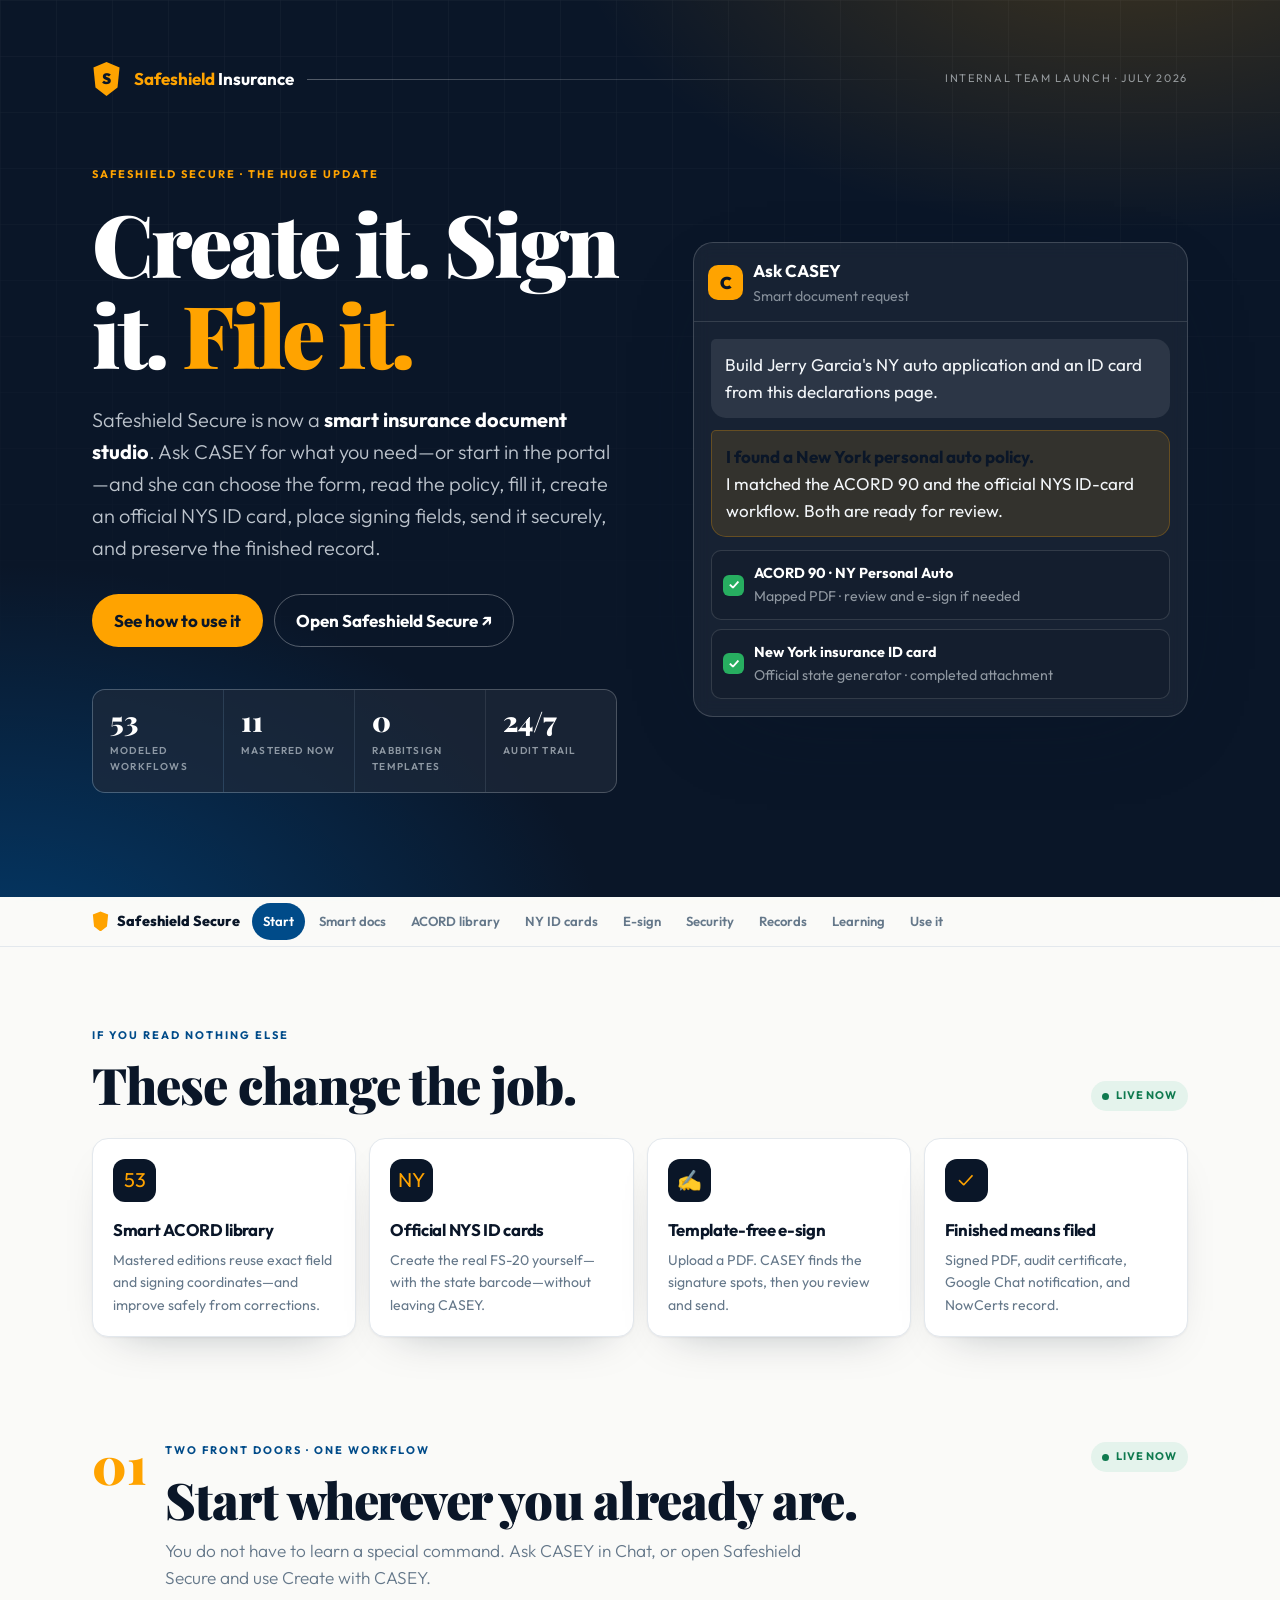
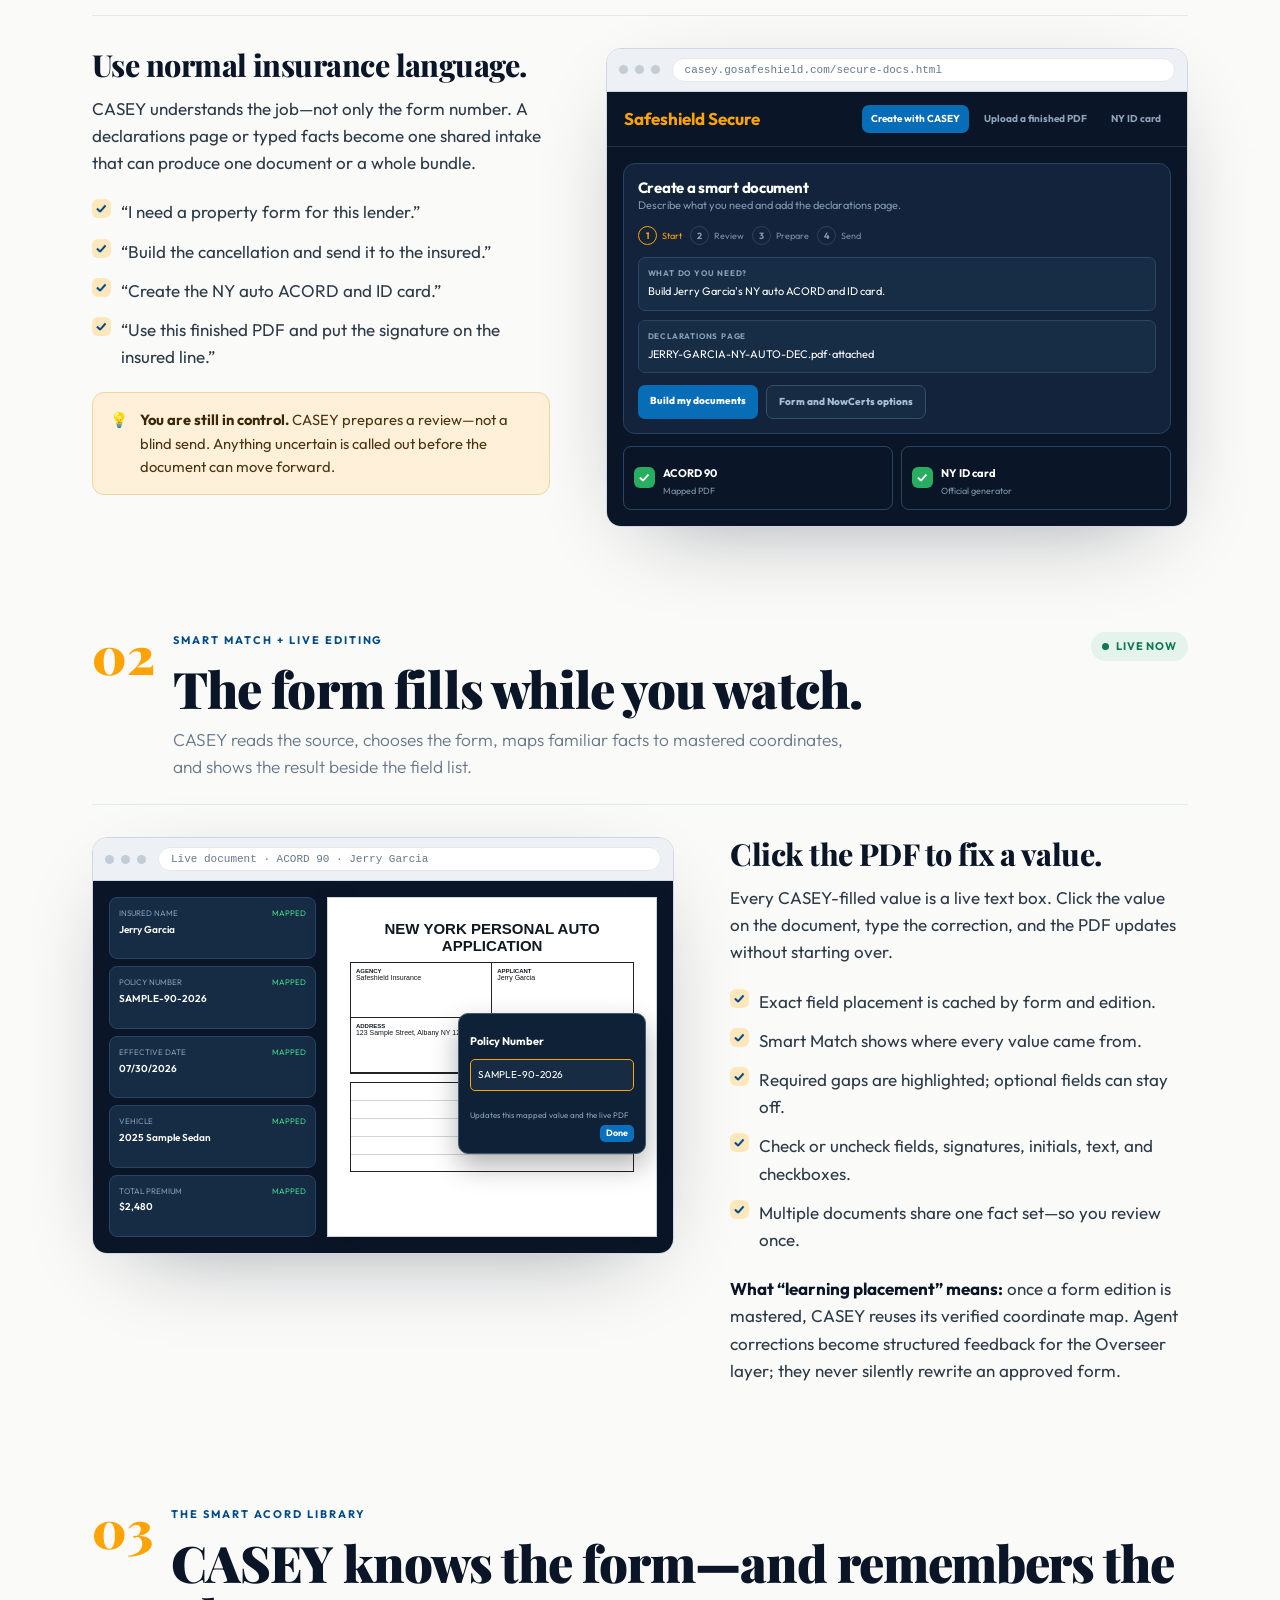
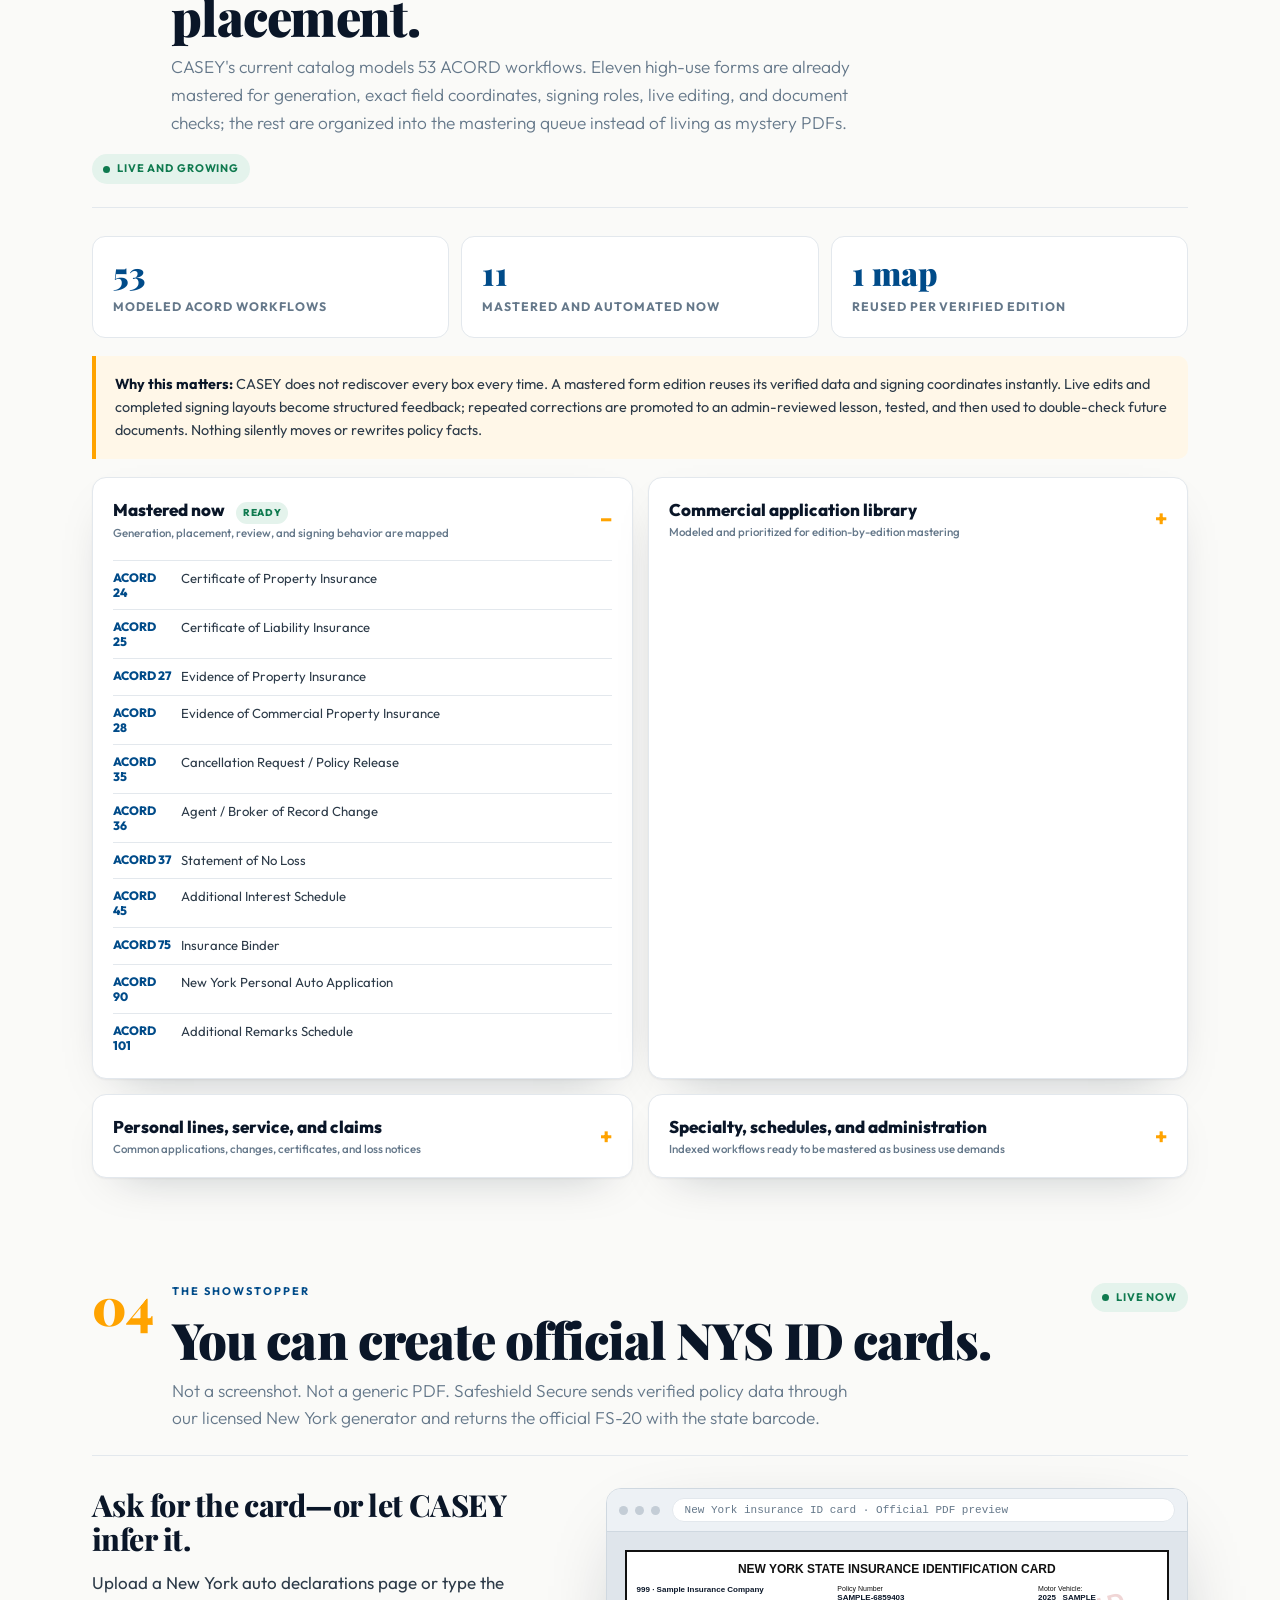
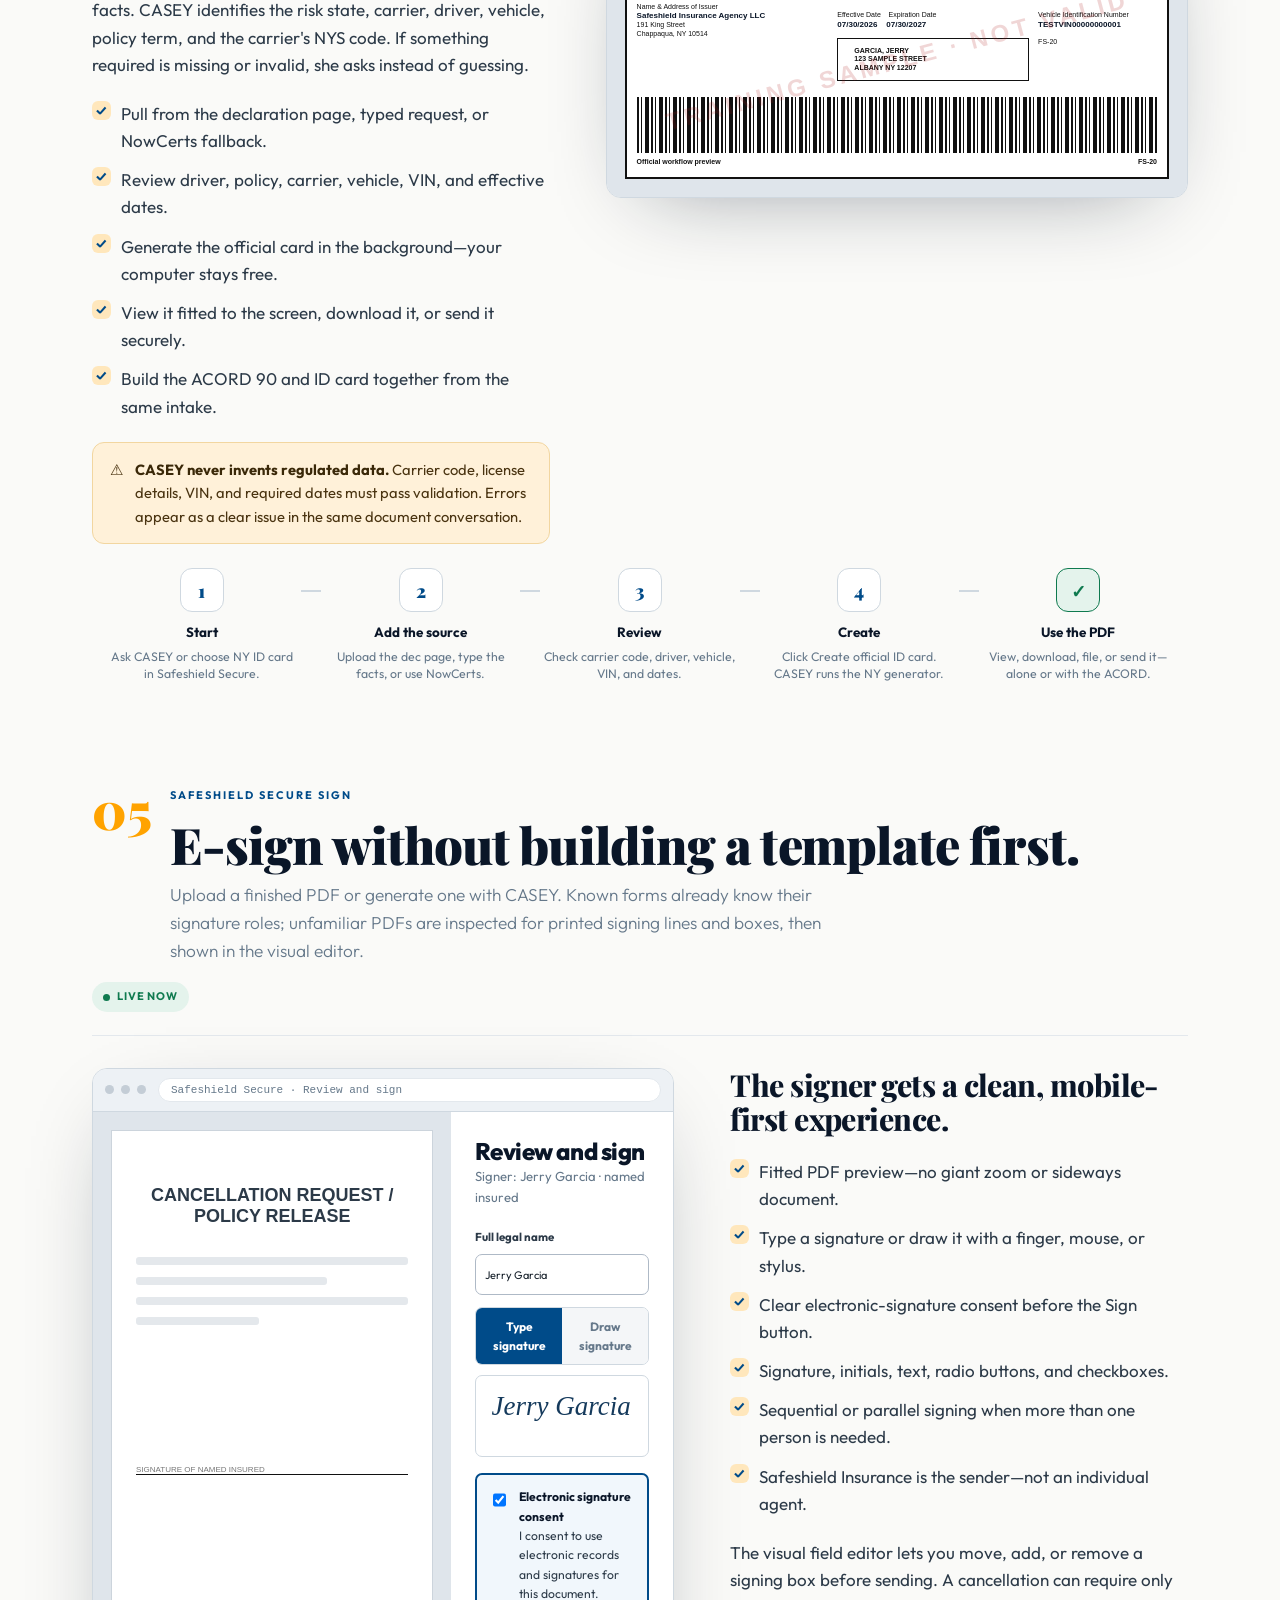
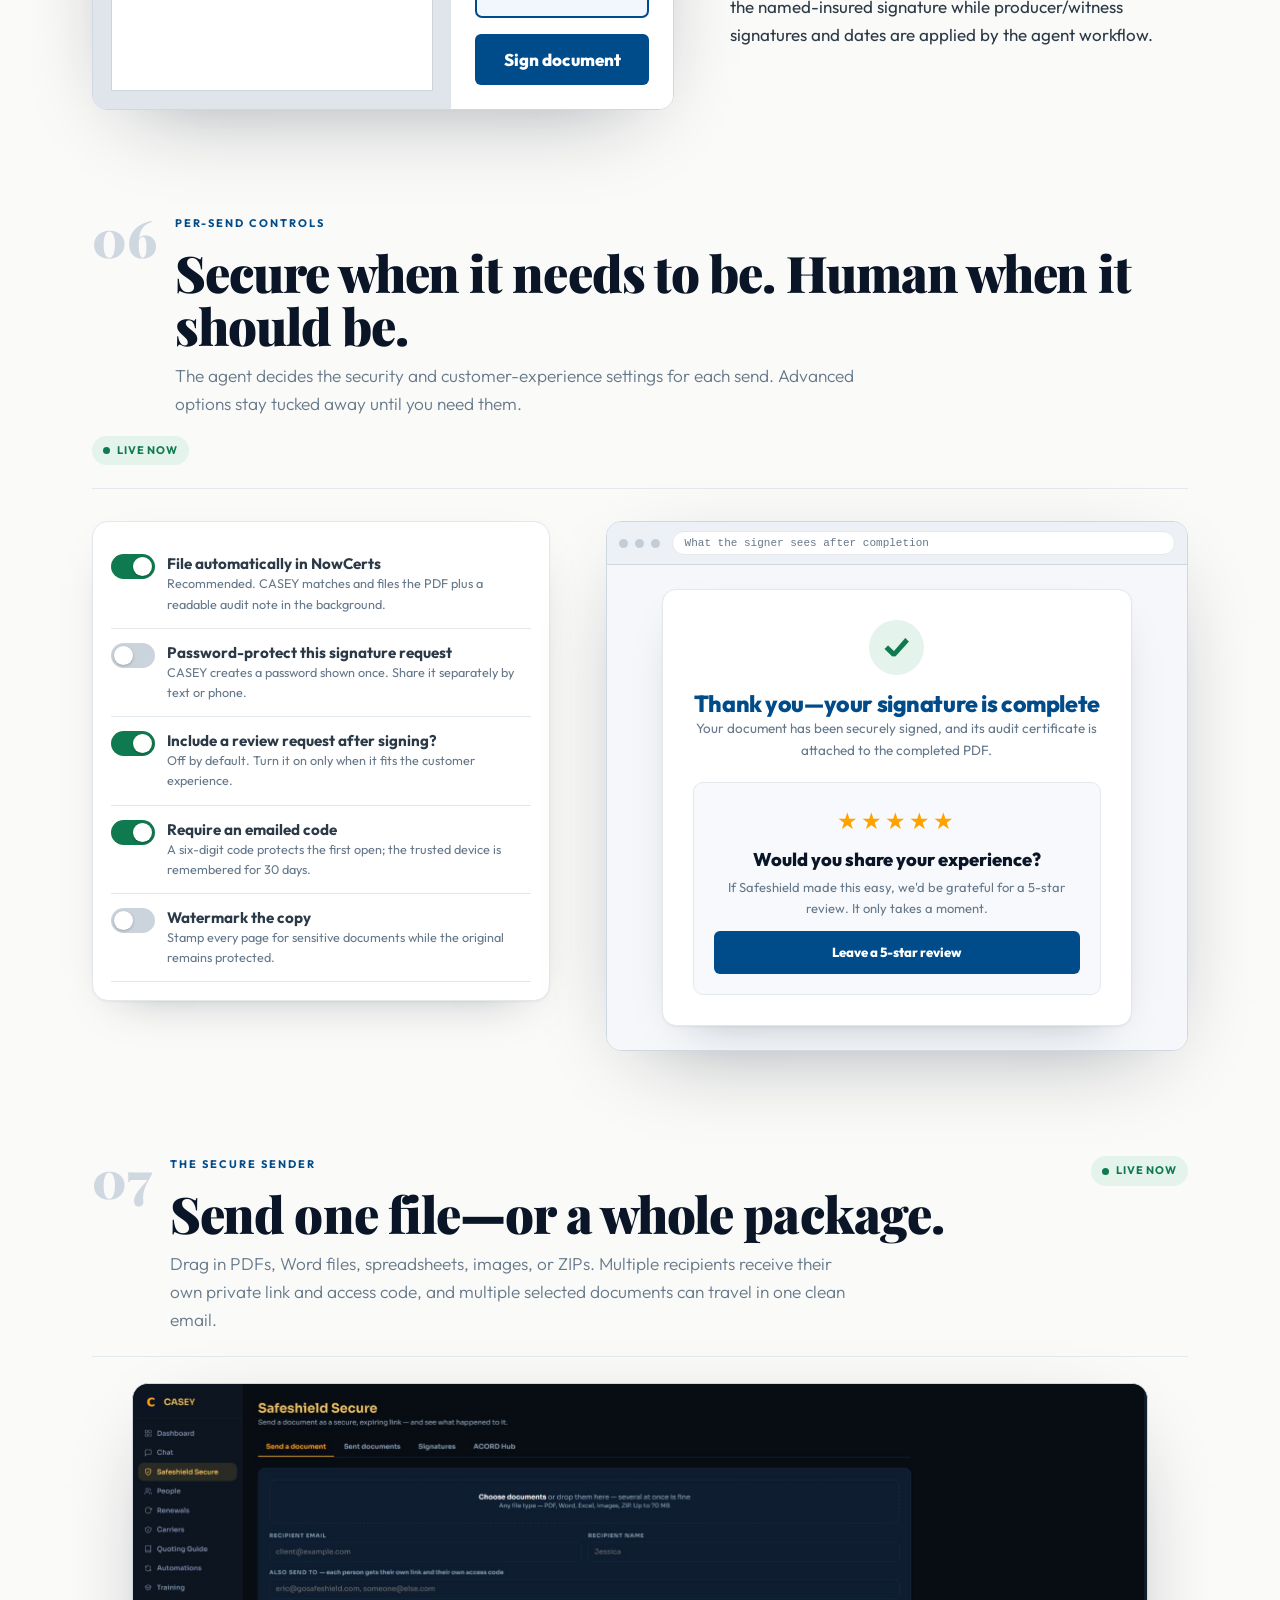
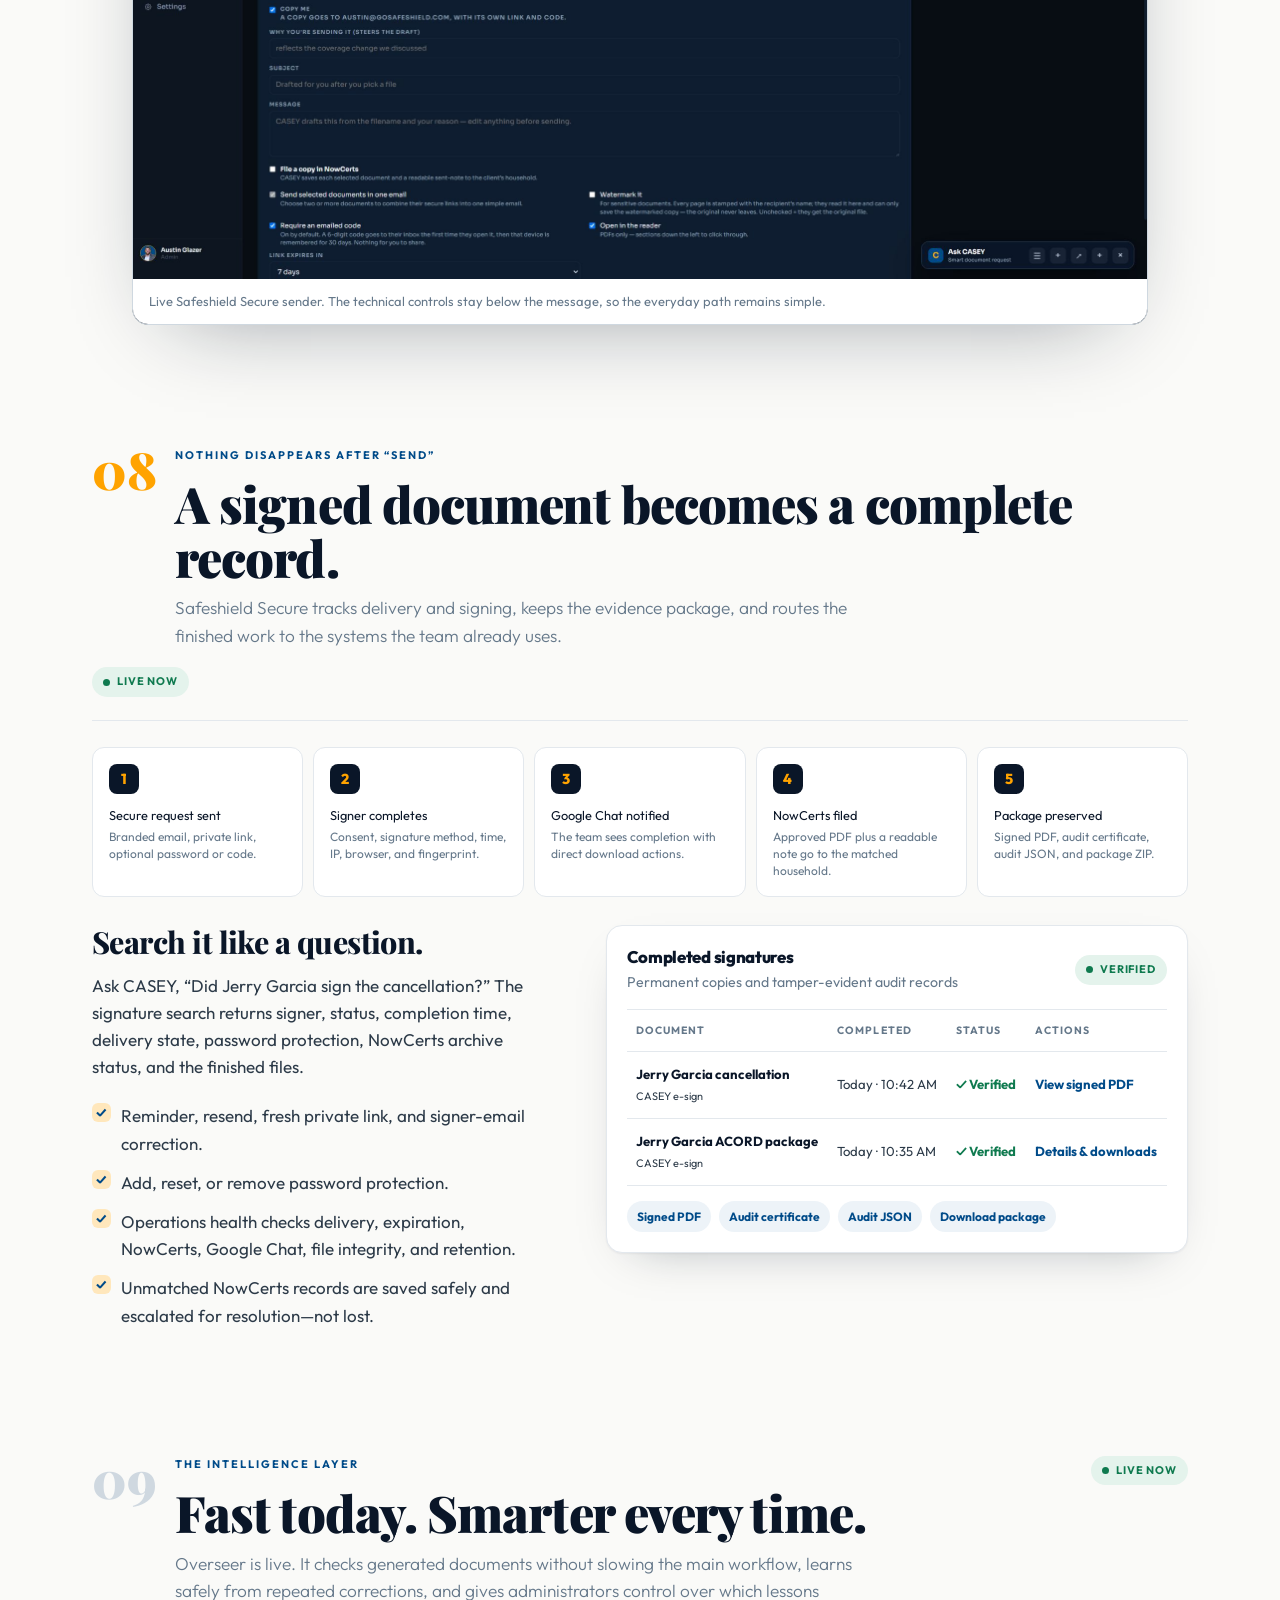
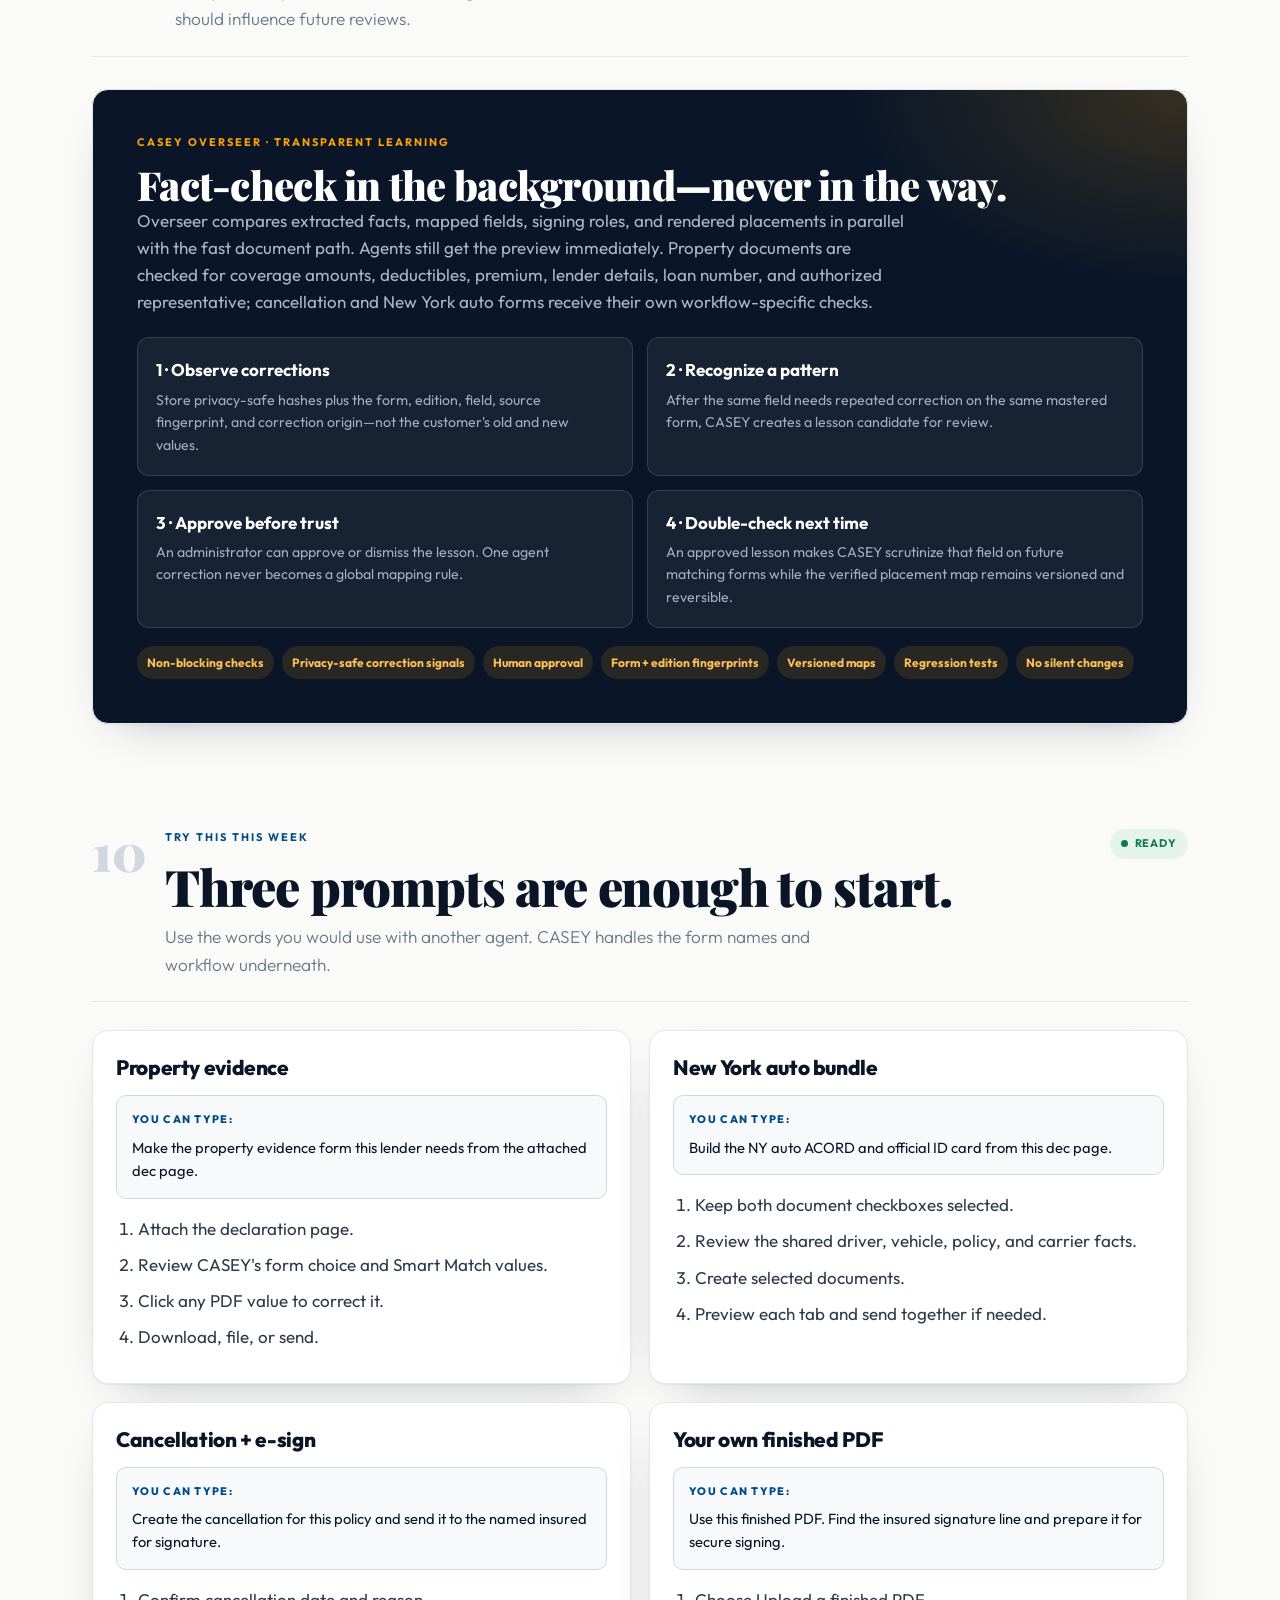
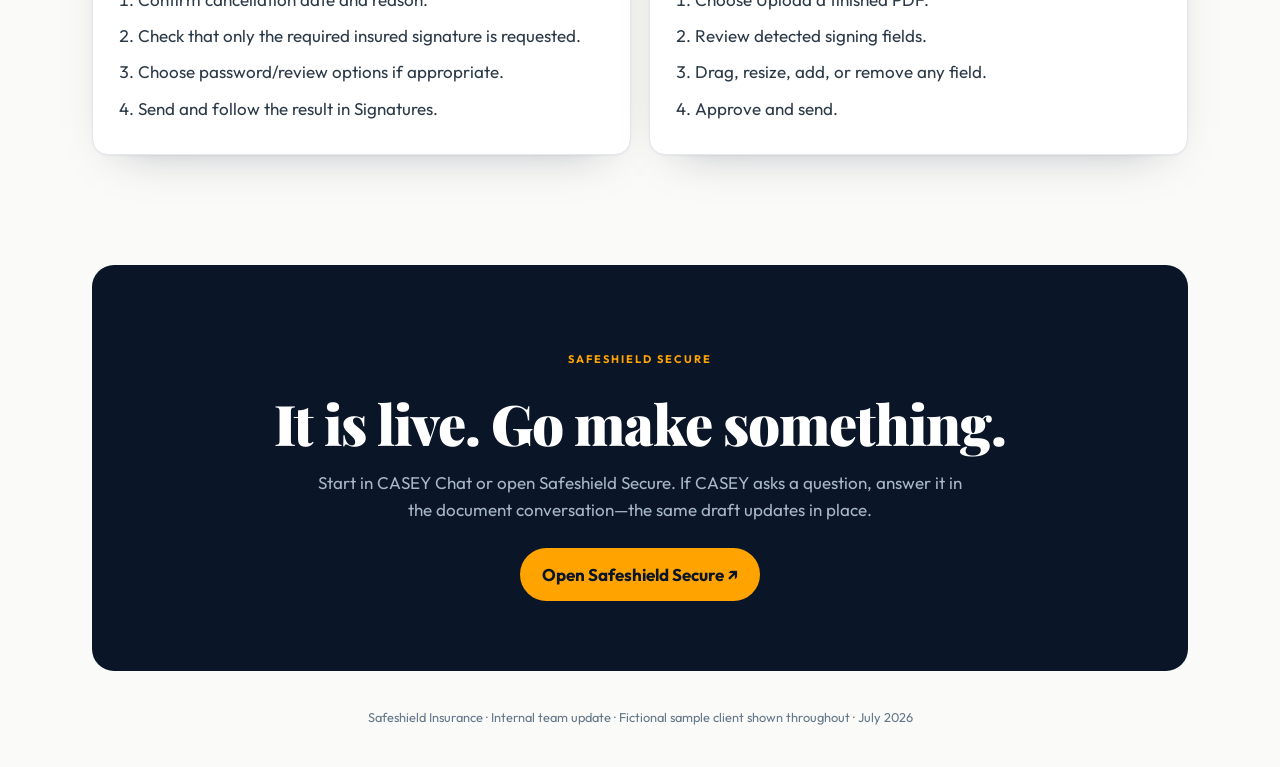
<file: safeshield-secure/index.html>
<!doctype html>
<html lang="en">
<head>
<meta charset="utf-8">
<meta name="viewport" content="width=device-width,initial-scale=1">
<title>Safeshield Secure just became a smart document studio | CASEY team update</title>
<meta name="description" content="Safeshield team launch guide for CASEY's smart ACORD library, learning field placement, official NYS insurance ID cards, template-free e-sign, secure delivery, NowCerts filing, and signature audit center.">
<meta name="theme-color" content="#0a1628">
<meta name="robots" content="noindex,nofollow">
<link rel="preconnect" href="https://fonts.googleapis.com">
<link rel="preconnect" href="https://fonts.gstatic.com" crossorigin>
<link href="https://fonts.googleapis.com/css2?family=Outfit:wght@300;400;500;600;700;800&family=Playfair+Display:wght@700;800;900&display=swap" rel="stylesheet">
<style>
:root{
  --navy:#004B89;--navy2:#0B63A8;--deep:#0a1628;--deep2:#12233B;--deep3:#172b45;
  --gold:#FFA300;--gold2:#FFC154;--goldsoft:#FFE7BC;--paper:#FAFAF8;--white:#fff;
  --ink:#0a1628;--body:#2C3A48;--mute:#65788A;--line:#E3E8ED;--line2:#CFD8E0;
  --ok:#0F7A4F;--okbg:#E4F3EC;--warn:#9A5A11;--warnbg:#FFF1D9;
  --disp:"Playfair Display",Georgia,serif;--sans:"Outfit",-apple-system,BlinkMacSystemFont,"Segoe UI",sans-serif;
  --mono:ui-monospace,SFMono-Regular,Consolas,monospace;
  --shadow:0 1px 2px rgba(10,22,40,.05),0 18px 48px -28px rgba(10,22,40,.35);
  --shadow-lg:0 26px 90px -42px rgba(10,22,40,.48);--radius:16px;
}
*{box-sizing:border-box}
html{scroll-behavior:smooth;-webkit-text-size-adjust:100%}
body{margin:0;overflow-x:hidden;background:var(--paper);color:var(--body);font:400 17px/1.6 var(--sans);-webkit-font-smoothing:antialiased}
h1,h2,h3,h4{margin:0;color:var(--ink);font-family:var(--disp);font-weight:900;line-height:1.06;letter-spacing:-.018em}
p{margin:0 0 1em}a{color:var(--navy)}strong{color:var(--ink)}button,input{font:inherit}
img{max-width:100%;display:block}::selection{background:var(--gold);color:var(--deep)}
:focus-visible{outline:3px solid var(--gold);outline-offset:3px;border-radius:5px}
.wrap{max-width:1180px;margin:auto;padding-inline:clamp(18px,4vw,42px)}
.eyebrow{margin:0 0 13px;color:var(--navy);font-size:11px;font-weight:700;letter-spacing:.18em;text-transform:uppercase}
.eyebrow.gold{color:var(--gold)}.lede{max-width:64ch;color:var(--mute);font-size:clamp(1.04rem,2vw,1.24rem);font-weight:300}
.chip{display:inline-flex;align-items:center;gap:7px;padding:6px 11px;border-radius:999px;font-size:11px;font-weight:700;letter-spacing:.08em;text-transform:uppercase;white-space:nowrap}
.chip:before{content:"";width:7px;height:7px;border-radius:50%;background:currentColor}.live{background:var(--okbg);color:var(--ok)}.next{background:var(--warnbg);color:var(--warn)}
.btn{display:inline-flex;align-items:center;justify-content:center;gap:9px;min-height:48px;padding:12px 21px;border:1px solid transparent;border-radius:999px;font-weight:700;text-decoration:none;cursor:pointer;transition:.18s transform,.18s box-shadow,.18s background}
.btn:hover{transform:translateY(-2px);box-shadow:var(--shadow)}.btn.gold{background:var(--gold);color:var(--deep)}.btn.navy{background:var(--navy);color:#fff}.btn.ghost{border-color:rgba(255,255,255,.3);color:#fff}
.card{background:#fff;border:1px solid var(--line);border-radius:var(--radius);box-shadow:var(--shadow)}

/* hero */
.hero{position:relative;overflow:hidden;background:var(--deep);color:#E9EFF5;padding:clamp(32px,6vw,62px) 0 clamp(60px,9vw,104px)}
.hero:before{content:"";position:absolute;inset:0;background:radial-gradient(900px 520px at 88% -10%,rgba(255,163,0,.22),transparent 62%),radial-gradient(900px 620px at 0 110%,rgba(0,75,137,.7),transparent 68%)}
.hero:after{content:"";position:absolute;inset:0;opacity:.06;background-image:linear-gradient(rgba(255,255,255,.5) 1px,transparent 1px),linear-gradient(90deg,rgba(255,255,255,.5) 1px,transparent 1px);background-size:56px 56px;mask-image:linear-gradient(#000,transparent 82%)}
.hero .wrap{position:relative;z-index:2}.brandbar{display:flex;align-items:center;gap:13px;margin-bottom:clamp(40px,7vw,70px)}
.shield{width:29px;height:34px;display:grid;place-items:center;background:var(--gold);color:var(--deep);clip-path:polygon(50% 0,95% 16%,88% 75%,50% 100%,12% 75%,5% 16%);font-size:15px;font-weight:900}
.brand{color:#fff;font-weight:700}.brand span{color:var(--gold)}.brandline{height:1px;flex:1;background:linear-gradient(90deg,rgba(255,255,255,.3),transparent)}
.brandmeta{font-size:11px;letter-spacing:.15em;text-transform:uppercase;color:rgba(233,239,245,.58)}
.hero-grid{display:grid;grid-template-columns:minmax(0,1.03fr) minmax(360px,.97fr);gap:clamp(32px,6vw,76px);align-items:center}
.hero h1{color:#fff;font-size:clamp(3rem,7vw,5.4rem);letter-spacing:-.035em}.hero h1 em{font-style:normal;color:var(--gold)}
.hero-dek{max-width:55ch;margin:24px 0 0;color:rgba(233,239,245,.8);font-size:clamp(1.05rem,2vw,1.25rem);font-weight:300}
.hero-dek strong{color:#fff}.hero-actions{display:flex;flex-wrap:wrap;gap:11px;margin-top:30px}
.hero-stats{display:grid;grid-template-columns:repeat(4,1fr);gap:1px;margin-top:42px;border:1px solid rgba(255,255,255,.14);border-radius:13px;overflow:hidden;background:rgba(255,255,255,.14)}
.hero-stats div{padding:17px;background:rgba(10,22,40,.6)}.hero-stats b{display:block;color:#fff;font:900 1.75rem/1 var(--disp)}.hero-stats small{display:block;margin-top:8px;color:rgba(233,239,245,.57);font-size:10px;font-weight:600;letter-spacing:.12em;text-transform:uppercase}
.casey-panel{overflow:hidden;border:1px solid rgba(255,255,255,.17);border-radius:20px;background:rgba(255,255,255,.055);box-shadow:var(--shadow-lg);backdrop-filter:blur(8px)}
.casey-head{display:flex;align-items:center;gap:10px;padding:14px;border-bottom:1px solid rgba(255,255,255,.13)}.casey-c{width:35px;height:35px;display:grid;place-items:center;border-radius:10px;background:var(--gold);color:var(--deep);font-weight:900}
.casey-head b{color:#fff}.casey-head small{display:block;color:rgba(233,239,245,.53)}.casey-body{padding:17px}
.bubble{margin-bottom:12px;padding:12px 14px;border-radius:5px 15px 15px 15px;background:rgba(255,255,255,.09);color:#f4f7fa}.bubble.c{border:1px solid rgba(255,163,0,.25);background:rgba(255,163,0,.12)}
.bundle-mini{display:grid;gap:9px;margin-top:13px}.bundle-row{display:flex;align-items:center;gap:10px;padding:11px;border:1px solid rgba(255,255,255,.13);border-radius:10px;background:rgba(0,0,0,.1)}
.check{width:21px;height:21px;display:grid;place-items:center;border-radius:6px;background:#27ae60;color:#fff;font-size:12px;font-weight:800}.bundle-row strong{display:block;color:#fff;font-size:.9rem}.bundle-row small{display:block;color:rgba(233,239,245,.58)}

/* nav and section */
.nav{position:sticky;top:0;z-index:50;border-bottom:1px solid var(--line);background:rgba(250,250,248,.93);backdrop-filter:blur(12px)}
.nav-in{display:flex;align-items:center;gap:12px;max-width:1180px;margin:auto;padding:6px clamp(18px,4vw,42px)}
.nav-brand{display:flex;align-items:center;gap:8px;padding:6px 0;color:var(--ink);font-size:.9rem;font-weight:800}.nav-brand i{width:17px;height:20px;background:var(--gold);clip-path:polygon(50% 0,95% 16%,88% 75%,50% 100%,12% 75%,5% 16%)}
.nav-scroll{display:flex;flex:1;gap:3px;overflow:auto;scrollbar-width:none}.nav-scroll::-webkit-scrollbar{display:none}.nav-scroll a{flex:0 0 auto;padding:8px 11px;border-radius:999px;color:var(--mute);font-size:.82rem;font-weight:600;text-decoration:none}.nav-scroll a:hover,.nav-scroll a.on{background:var(--navy);color:#fff}
.progress{position:absolute;bottom:-1px;left:0;height:2px;background:var(--gold);width:0}
.priority{padding:clamp(48px,7vw,80px) 0 0}.priority-head,.sec-head{display:flex;align-items:flex-end;justify-content:space-between;gap:18px;flex-wrap:wrap}
.priority h2,.sec h2{font-size:clamp(2rem,4.6vw,3.15rem)}.feature-grid{display:grid;grid-template-columns:repeat(4,1fr);gap:13px;margin-top:27px}
.feature-link{min-height:185px;padding:20px;color:var(--body);text-decoration:none;transition:.18s transform,.18s border}.feature-link:hover{transform:translateY(-4px);border-color:var(--gold)}
.feature-icon{width:43px;height:43px;display:grid;place-items:center;margin-bottom:17px;border-radius:12px;background:var(--deep);color:var(--gold);font-size:20px}.feature-link h3{font:700 1.05rem/1.25 var(--sans)}.feature-link p{margin:9px 0 0;color:var(--mute);font-size:.88rem}
.sec{padding:clamp(60px,9vw,105px) 0 0;scroll-margin-top:62px}.sec-head{padding-bottom:23px;border-bottom:1px solid var(--line);align-items:flex-start}.sec-title{display:flex;gap:18px}.sec-num{color:var(--line2);font:900 clamp(2.2rem,5vw,3.2rem)/.86 var(--disp)}.sec-key .sec-num{color:var(--gold)}
.sec-dek{max-width:62ch;margin:10px 0 0;color:var(--mute);font-size:1.08rem;font-weight:300}.section-grid{display:grid;grid-template-columns:minmax(0,.88fr) minmax(420px,1.12fr);gap:clamp(24px,5vw,56px);align-items:start;margin-top:32px}
.section-grid.flip{grid-template-columns:minmax(420px,1.12fr) minmax(0,.88fr)}.section-grid.flip .copy{order:2}.copy h3{font:800 clamp(1.35rem,3vw,1.9rem)/1.12 var(--disp);margin:0 0 13px}.copy p{max-width:56ch}.ticks{list-style:none;margin:22px 0;padding:0}.ticks li{position:relative;margin:12px 0;padding-left:29px}.ticks li:before{content:"✓";position:absolute;left:0;top:1px;width:19px;height:19px;display:grid;place-items:center;border-radius:6px;background:var(--goldsoft);color:var(--navy);font-size:12px;font-weight:900}
.note{display:flex;gap:12px;margin-top:20px;padding:15px 17px;border:1px solid #F2D6A0;border-radius:12px;background:var(--warnbg);color:#4A3411;font-size:.92rem}.note b{color:#3A2808}

/* product frames */
.browser{overflow:hidden;border:1px solid var(--line2);border-radius:15px;background:#fff;box-shadow:var(--shadow-lg)}.browserbar{display:flex;align-items:center;gap:7px;padding:9px 12px;border-bottom:1px solid var(--line2);background:#EDF1F5}.browserbar i{width:9px;height:9px;border-radius:50%;background:#c4cdd6}.url{flex:1;margin-left:5px;padding:5px 12px;border:1px solid var(--line);border-radius:999px;background:#fff;color:var(--mute);font:11px var(--mono);white-space:nowrap;overflow:hidden;text-overflow:ellipsis}
.app{background:var(--deep);color:#e9eff5}.app-top{display:flex;align-items:center;gap:14px;padding:13px 17px;border-bottom:1px solid rgba(255,255,255,.1)}.app-top b{color:var(--gold)}.app-tabs{display:flex;gap:6px;margin-left:auto}.app-tab{padding:6px 9px;border-radius:7px;color:#8fa4ba;font-size:10px;font-weight:700}.app-tab.on{background:#086db7;color:#fff}
.app-body{padding:16px}.app-card{padding:14px;border:1px solid #26435f;border-radius:12px;background:#12233b}.app-card+.app-card{margin-top:12px}.app-card h4{color:#fff;font:700 15px var(--sans)}.app-muted{color:#8198b0;font-size:11px}.stepper{display:flex;gap:8px;margin:12px 0}.step{display:flex;align-items:center;gap:5px;color:#7d91a5;font-size:9px}.step b{width:19px;height:19px;display:grid;place-items:center;border:1px solid #28435e;border-radius:50%;color:#8499ae;font:700 9px var(--sans)}.step.on{color:var(--gold)}.step.on b{border-color:var(--gold);color:var(--gold)}
.intake{display:grid;grid-template-columns:1fr 1fr;gap:9px}.fauxfield{padding:9px;border:1px solid #294663;border-radius:7px;background:#172c45}.fauxfield label{display:block;color:#88a0b7;font-size:8px;font-weight:700;letter-spacing:.1em;text-transform:uppercase}.fauxfield span{display:block;margin-top:3px;color:#fff;font-size:11px;white-space:nowrap;overflow:hidden;text-overflow:ellipsis}
.app-actions{display:flex;gap:8px;margin-top:12px}.app-btn{padding:8px 12px;border-radius:7px;background:#086db7;color:#fff;font-size:10px;font-weight:800}.app-btn.alt{border:1px solid #31506e;background:#172b43;color:#a8bfd4}
.two-docs{display:grid;grid-template-columns:1fr 1fr;gap:8px;margin-top:12px}.docchoice{display:flex;gap:8px;align-items:center;padding:10px;border:1px solid #284663;border-radius:8px}.docchoice b{color:#fff;font:700 11px var(--sans)}.docchoice small{display:block;color:#7f96ad;font-size:9px}
.edit-workspace{display:grid;grid-template-columns:.77fr 1.23fr;gap:11px}.field-list{display:grid;gap:7px}.mapped{padding:9px;border:1px solid #274663;border-radius:8px;background:#162c45}.mapped small{display:flex;justify-content:space-between;color:#839ab2;font-size:8px;text-transform:uppercase}.mapped b{display:block;margin-top:3px;color:#fff;font:600 10px var(--sans)}.mapped .good{color:#42d78b}
.paper{position:relative;min-height:340px;padding:22px;border:1px solid #cbd4dd;background:#fff;color:#101820;box-shadow:0 6px 18px rgba(0,0,0,.18)}.paper h5{margin:0 0 8px;text-align:center;font:800 15px Arial}.paper-grid{display:grid;grid-template-columns:1fr 1fr;border:1px solid #222}.paper-cell{min-height:55px;padding:5px;border-right:1px solid #222;border-bottom:1px solid #222;font:7px Arial}.paper-cell:nth-child(even){border-right:0}.paper-cell b{display:block;font-size:6px}.paper-lines{height:90px;margin-top:8px;border:1px solid #222;background:repeating-linear-gradient(#fff,#fff 17px,#aaa 18px)}.edit-pop{position:absolute;right:10px;top:115px;width:188px;padding:11px;border:1px solid #405a73;border-radius:10px;background:#0e2137;color:#fff;box-shadow:0 12px 28px rgba(0,0,0,.3)}.edit-pop b{font:700 11px var(--sans)}.edit-pop input{width:100%;margin:7px 0;padding:7px;border:1px solid var(--gold);border-radius:5px;background:#172b43;color:#fff;font-size:10px}.edit-pop small{color:#8ca4bb;font-size:8px}.edit-pop button{float:right;border:0;border-radius:5px;background:#0870bc;color:#fff;font-size:9px;font-weight:700}

/* id card */
.id-shell{padding:18px;background:#dfe5eb}.idcard{position:relative;overflow:hidden;border:2px solid #111;background:#fff;color:#111;font:7px/1.22 Arial;padding:10px}.idcard:after{content:"TRAINING SAMPLE · NOT VALID";position:absolute;left:-15%;right:-15%;top:42%;transform:rotate(-15deg);color:rgba(173,25,25,.18);font-size:24px;font-weight:900;text-align:center;letter-spacing:4px}
.idtitle{text-align:center;font-size:12px;font-weight:900}.idgrid{display:grid;grid-template-columns:1fr 1fr .62fr;gap:9px;margin-top:8px}.idgrid strong{font-size:8px}.idperson{margin:8px 0;padding:8px 16px;border:1px solid #111;font-weight:700}.barcode{height:56px;margin-top:8px;background:repeating-linear-gradient(90deg,#111 0 2px,#fff 2px 4px,#111 4px 5px,#fff 5px 8px,#111 8px 12px,#fff 12px 14px)}.idfoot{display:flex;justify-content:space-between;margin-top:5px;font-weight:700}
.how{display:grid;grid-template-columns:repeat(5,1fr);gap:0;margin-top:24px;overflow:auto}.how-step{position:relative;min-width:155px;padding:0 14px;text-align:center}.how-step:not(:last-child):after{content:"";position:absolute;right:-10px;top:22px;width:20px;height:2px;background:var(--line2)}.how-n{width:44px;height:44px;display:grid;place-items:center;margin:0 auto 10px;border:1px solid var(--line2);border-radius:12px;background:#fff;color:var(--navy);font:900 1.15rem var(--disp)}.how-step:nth-child(5) .how-n{border-color:var(--ok);background:var(--okbg);color:var(--ok)}.how-step b{display:block;color:var(--ink);font-size:.84rem}.how-step small{display:block;margin-top:4px;color:var(--mute);font-size:.77rem;line-height:1.4}

/* esign */
.signscreen{display:grid;grid-template-columns:1.05fr .65fr;min-height:440px;background:#eef2f6}.docpreview{padding:18px;background:#dfe5eb}.docmini{height:100%;min-height:400px;padding:24px;border:1px solid #ccd4dc;background:#fff}.docmini h5{text-align:center;font:900 18px Arial}.docline{height:8px;margin:12px 0;border-radius:3px;background:#e4e8ec}.docline.w70{width:70%}.docline.w45{width:45%}.sigline{margin-top:140px;border-bottom:1px solid #111;color:#777;font:8px Arial}.signcard{padding:24px;background:#fff}.signcard h4{font:800 1.5rem var(--sans)}.signcard p{color:var(--mute);font-size:.82rem}.method{display:flex;border:1px solid var(--line2);border-radius:7px;overflow:hidden}.method button{flex:1;border:0;padding:9px;background:#f4f6f8;color:var(--mute);font-size:.75rem;font-weight:700;cursor:pointer}.method button.on{background:var(--navy);color:#fff}.sigpreview{height:82px;margin-top:10px;padding:15px;border:1px solid var(--line2);border-radius:7px;color:#153a5c;font:italic 27px cursive}.drawpad{display:none;height:82px;margin-top:10px;border:1px dashed var(--navy);border-radius:7px;background:linear-gradient(165deg,transparent 48%,#183c5d 49%,#183c5d 51%,transparent 52%)}.consent{display:flex;gap:10px;margin:16px 0;padding:12px;border:2px solid var(--navy);border-radius:7px;background:#f1f7fc;font-size:.76rem}.consent input{width:20px;height:20px}.signbtn{width:100%;border:0;border-radius:6px;background:var(--navy);color:#fff;padding:12px;font-weight:800}
.options{padding:18px}.opt{display:flex;gap:12px;padding:14px 0;border-bottom:1px solid var(--line)}.toggle{width:44px;height:25px;flex:0 0 auto;border:0;border-radius:999px;background:#cbd4dc;position:relative;cursor:pointer}.toggle:after{content:"";position:absolute;left:3px;top:3px;width:19px;height:19px;border-radius:50%;background:#fff;box-shadow:0 1px 3px rgba(0,0,0,.25);transition:.18s}.toggle.on{background:var(--ok)}.toggle.on:after{transform:translateX(19px)}.opt b{display:block;font:700 .95rem var(--sans)}.opt small{display:block;color:var(--mute);font-size:.79rem}
.thankyou{padding:24px;text-align:center;background:#f5f7fa}.complete{max-width:470px;margin:auto;padding:30px;border:1px solid var(--line);border-radius:14px;background:#fff;box-shadow:var(--shadow)}.complete-icon{width:55px;height:55px;display:grid;place-items:center;margin:0 auto 14px;border-radius:50%;background:var(--okbg);color:var(--ok);font-size:29px;font-weight:900}.complete h4{font:800 1.45rem var(--sans);color:var(--navy)}.review-card{margin-top:21px;padding:20px;border:1px solid var(--line);border-radius:10px;background:#f7f9fc}.stars{color:var(--gold);font-size:23px;letter-spacing:3px}.review-card h5{margin:8px 0 6px;color:var(--ink);font:800 1.15rem var(--sans)}.review-card p{color:var(--mute);font-size:.81rem}.review-card a{display:block;padding:11px;border-radius:6px;background:var(--navy);color:#fff;font-size:.82rem;font-weight:800;text-decoration:none}

/* screenshot */
.screenshot{overflow:hidden;margin-top:26px;border:1px solid var(--line2);border-radius:16px;background:#07111e;box-shadow:var(--shadow-lg)}.screenshot img{width:100%}.caption{padding:12px 16px;background:#fff;color:var(--mute);font-size:.81rem}

/* flows/table */
.flow{display:grid;grid-template-columns:repeat(5,1fr);gap:10px;margin-top:26px}.flow-card{padding:16px;border:1px solid var(--line);border-radius:12px;background:#fff}.flow-card .n{width:30px;height:30px;display:grid;place-items:center;margin-bottom:13px;border-radius:8px;background:var(--deep);color:var(--gold);font:800 .9rem var(--sans)}.flow-card b{display:block;font:.8rem/1.35 var(--sans);color:var(--ink)}.flow-card small{display:block;margin-top:5px;color:var(--mute);font-size:.75rem;line-height:1.4}
.health{padding:20px}.health-head{display:flex;justify-content:space-between;gap:12px;align-items:center;padding-bottom:15px;border-bottom:1px solid var(--line)}.health-head h4{font:800 1.05rem var(--sans)}.health-table{width:100%;border-collapse:collapse;font-size:.82rem}.health-table th,.health-table td{padding:12px 9px;text-align:left;border-bottom:1px solid var(--line)}.health-table th{color:var(--mute);font-size:.66rem;letter-spacing:.1em;text-transform:uppercase}.verified{color:var(--ok);font-weight:700}.action{color:var(--navy);font-weight:700}.pack{display:flex;flex-wrap:wrap;gap:8px;margin-top:15px}.pack span{padding:6px 10px;border-radius:999px;background:#edf3f8;color:var(--navy);font-size:.75rem;font-weight:700}

/* overseer */
.overseer{position:relative;overflow:hidden;margin-top:32px;padding:clamp(24px,5vw,44px);background:var(--deep);color:#e9eff5}.overseer:before{content:"";position:absolute;inset:0;background:radial-gradient(520px 300px at 100% 0,rgba(255,163,0,.18),transparent 65%)}.overseer>*{position:relative}.overseer h3{color:#fff;font-size:clamp(1.7rem,4vw,2.5rem)}.overseer p{max-width:70ch;color:#aab9c7}.learn-grid{display:grid;grid-template-columns:1fr 1fr;gap:14px;margin-top:22px}.learn{padding:18px;border:1px solid rgba(255,255,255,.13);border-radius:12px;background:rgba(255,255,255,.055)}.learn b{display:block;color:#fff}.learn small{display:block;margin-top:5px;color:#9eb0c2}.guardrails{display:flex;flex-wrap:wrap;gap:8px;margin-top:18px}.guardrails span{padding:7px 10px;border-radius:999px;background:rgba(255,163,0,.12);color:var(--gold2);font-size:.75rem;font-weight:700}

/* ACORD library */
.library-stats{display:grid;grid-template-columns:repeat(3,1fr);gap:12px;margin-top:28px}.library-stat{padding:20px;border:1px solid var(--line);border-radius:13px;background:#fff}.library-stat b{display:block;color:var(--navy);font:900 2rem/1 var(--disp)}.library-stat small{display:block;margin-top:8px;color:var(--mute);font-size:.77rem;font-weight:700;letter-spacing:.08em;text-transform:uppercase}.form-library{display:grid;grid-template-columns:1fr 1fr;gap:15px;margin-top:18px}.form-tier{overflow:hidden;border:1px solid var(--line);border-radius:14px;background:#fff;box-shadow:var(--shadow)}.form-tier summary{display:flex;align-items:center;justify-content:space-between;gap:12px;padding:18px 20px;cursor:pointer;list-style:none;color:var(--ink);font-weight:800}.form-tier summary::-webkit-details-marker{display:none}.form-tier summary:after{content:"+";color:var(--gold);font-size:1.35rem}.form-tier[open] summary:after{content:"−"}.form-tier summary small{display:block;color:var(--mute);font-size:.72rem;font-weight:500}.form-list{display:grid;gap:0;padding:0 20px 16px}.form-row{display:grid;grid-template-columns:58px 1fr;gap:10px;padding:9px 0;border-top:1px solid var(--line);font-size:.82rem;line-height:1.35}.form-row b{color:var(--navy);font:800 .76rem var(--sans)}.form-row span{color:var(--body)}.form-note{margin-top:18px;padding:17px 19px;border-left:4px solid var(--gold);border-radius:0 10px 10px 0;background:#fff7e8;font-size:.9rem}.ready-label{display:inline-flex;margin-left:8px;padding:3px 7px;border-radius:999px;background:var(--okbg);color:var(--ok);font-size:.62rem;font-weight:800;letter-spacing:.07em;text-transform:uppercase}

/* guide */
.guide{display:grid;grid-template-columns:1fr 1fr;gap:18px;margin-top:28px}.guide-card{padding:23px}.guide-card h3{font:800 1.3rem var(--sans)}.prompt{margin:15px 0;padding:15px;border:1px solid var(--line2);border-radius:10px;background:#f7f9fb;color:var(--ink);font-size:.92rem}.prompt:before{content:"You can type:";display:block;margin-bottom:7px;color:var(--navy);font-size:.68rem;font-weight:800;letter-spacing:.12em;text-transform:uppercase}.guide ol{margin:16px 0 0;padding-left:22px}.guide li{margin:9px 0}
.cta{margin-top:clamp(70px,9vw,110px);padding:clamp(38px,7vw,70px);border-radius:22px;background:var(--deep);color:#dfe8f0;text-align:center}.cta h2{color:#fff;font-size:clamp(2rem,5vw,3.5rem)}.cta p{max-width:60ch;margin:16px auto 25px;color:#a7b7c6}.footer{padding:36px 0;color:var(--mute);font-size:.8rem;text-align:center}
.mobile-callout{display:none}

@media(max-width:980px){
  .hero-grid,.section-grid,.section-grid.flip{grid-template-columns:1fr}.section-grid.flip .copy{order:0}.feature-grid{grid-template-columns:1fr 1fr}.flow{grid-template-columns:repeat(3,1fr)}.learn-grid{grid-template-columns:1fr}.form-library{grid-template-columns:1fr}
}
@media(max-width:700px){
  body{font-size:16px}.brandmeta,.brandline{display:none}.hero-grid{display:block}.casey-panel{margin-top:34px}.hero-stats{grid-template-columns:1fr 1fr}.feature-grid,.guide{grid-template-columns:1fr}.sec-title{gap:12px}.sec-num{font-size:2rem}.section-grid,.section-grid.flip{display:block}.copy{margin-bottom:24px}.edit-workspace,.signscreen{grid-template-columns:1fr}.field-list{display:none}.paper{min-height:300px}.edit-pop{right:8px;top:105px;width:168px}.how{padding-bottom:8px}.flow{grid-template-columns:1fr 1fr}.screenshot{border-radius:10px}.nav-brand span{display:none}.mobile-callout{display:block;margin-top:10px;color:var(--mute);font-size:.8rem}.app-tabs{display:none}.library-stats{grid-template-columns:1fr}
}
@media(max-width:430px){
  .hero{padding-top:24px}.hero h1{font-size:2.7rem}.hero-stats{display:none}.feature-grid,.flow{grid-template-columns:1fr}.intake,.two-docs{grid-template-columns:1fr}.paper{padding:14px}.edit-pop{position:relative;right:auto;top:auto;width:auto;margin-top:8px}.signcard{padding:18px}.nav-scroll a{padding:8px 9px}.idgrid{grid-template-columns:1fr 1fr}.idgrid div:last-child{display:none}
}
@media(prefers-reduced-motion:reduce){html{scroll-behavior:auto}.btn{transition:none}}
</style>
</head>
<body>
<header class="hero" id="top">
  <div class="wrap">
    <div class="brandbar"><div class="shield">S</div><div class="brand"><span>Safeshield</span> Insurance</div><div class="brandline"></div><div class="brandmeta">Internal team launch · July 2026</div></div>
    <div class="hero-grid">
      <div>
        <p class="eyebrow gold">Safeshield Secure · the huge update</p>
        <h1>Create it. Sign it. <em>File it.</em></h1>
        <p class="hero-dek">Safeshield Secure is now a <strong>smart insurance document studio</strong>. Ask CASEY for what you need—or start in the portal—and she can choose the form, read the policy, fill it, create an official NYS ID card, place signing fields, send it securely, and preserve the finished record.</p>
        <div class="hero-actions"><a class="btn gold" href="#try">See how to use it</a><a class="btn ghost" href="https://casey.gosafeshield.com/secure-docs.html" target="_blank" rel="noopener">Open Safeshield Secure ↗</a></div>
        <div class="hero-stats">
          <div><b>53</b><small>Modeled workflows</small></div><div><b>11</b><small>Mastered now</small></div><div><b>0</b><small>RabbitSign templates</small></div><div><b>24/7</b><small>Audit trail</small></div>
        </div>
      </div>
      <div class="casey-panel" aria-label="Sample CASEY document request">
        <div class="casey-head"><div class="casey-c">C</div><div><b>Ask CASEY</b><small>Smart document request</small></div></div>
        <div class="casey-body">
          <div class="bubble">Build Jerry Garcia's NY auto application and an ID card from this declarations page.</div>
          <div class="bubble c"><strong>I found a New York personal auto policy.</strong><br>I matched the ACORD 90 and the official NYS ID-card workflow. Both are ready for review.</div>
          <div class="bundle-mini">
            <div class="bundle-row"><span class="check">✓</span><div><strong>ACORD 90 · NY Personal Auto</strong><small>Mapped PDF · review and e-sign if needed</small></div></div>
            <div class="bundle-row"><span class="check">✓</span><div><strong>New York insurance ID card</strong><small>Official state generator · completed attachment</small></div></div>
          </div>
        </div>
      </div>
    </div>
  </div>
</header>
<div class="nav"><div class="nav-in"><div class="nav-brand"><i></i><span>Safeshield Secure</span></div><nav class="nav-scroll" aria-label="Sections"><a href="#start">Start</a><a href="#smart">Smart docs</a><a href="#forms">ACORD library</a><a href="#nys">NY ID cards</a><a href="#esign">E-sign</a><a href="#security">Security</a><a href="#records">Records</a><a href="#learning">Learning</a><a href="#try">Use it</a></nav></div><div class="progress" id="progress"></div></div>

<main>
<section class="priority">
  <div class="wrap">
    <div class="priority-head"><div><p class="eyebrow">If you read nothing else</p><h2>These change the job.</h2></div><span class="chip live">Live now</span></div>
    <div class="feature-grid">
      <a class="feature-link card" href="#forms"><span class="feature-icon">53</span><h3>Smart ACORD library</h3><p>Mastered editions reuse exact field and signing coordinates—and improve safely from corrections.</p></a>
      <a class="feature-link card" href="#nys"><span class="feature-icon">NY</span><h3>Official NYS ID cards</h3><p>Create the real FS-20 yourself—with the state barcode—without leaving CASEY.</p></a>
      <a class="feature-link card" href="#esign"><span class="feature-icon">✍</span><h3>Template-free e-sign</h3><p>Upload a PDF. CASEY finds the signature spots, then you review and send.</p></a>
      <a class="feature-link card" href="#records"><span class="feature-icon">✓</span><h3>Finished means filed</h3><p>Signed PDF, audit certificate, Google Chat notification, and NowCerts record.</p></a>
    </div>
  </div>
</section>

<section class="sec sec-key" id="start">
  <div class="wrap">
    <div class="sec-head"><div class="sec-title"><span class="sec-num">01</span><div><p class="eyebrow">Two front doors · one workflow</p><h2>Start wherever you already are.</h2><p class="sec-dek">You do not have to learn a special command. Ask CASEY in Chat, or open Safeshield Secure and use Create with CASEY.</p></div></div><span class="chip live">Live now</span></div>
    <div class="section-grid">
      <div class="copy">
        <h3>Use normal insurance language.</h3>
        <p>CASEY understands the job—not only the form number. A declarations page or typed facts become one shared intake that can produce one document or a whole bundle.</p>
        <ul class="ticks">
          <li>“I need a property form for this lender.”</li>
          <li>“Build the cancellation and send it to the insured.”</li>
          <li>“Create the NY auto ACORD and ID card.”</li>
          <li>“Use this finished PDF and put the signature on the insured line.”</li>
        </ul>
        <div class="note"><span>💡</span><div><b>You are still in control.</b> CASEY prepares a review—not a blind send. Anything uncertain is called out before the document can move forward.</div></div>
      </div>
      <div class="browser">
        <div class="browserbar"><i></i><i></i><i></i><span class="url">casey.gosafeshield.com/secure-docs.html</span></div>
        <div class="app">
          <div class="app-top"><b>Safeshield Secure</b><div class="app-tabs"><span class="app-tab on">Create with CASEY</span><span class="app-tab">Upload a finished PDF</span><span class="app-tab">NY ID card</span></div></div>
          <div class="app-body">
            <div class="app-card"><h4>Create a smart document</h4><div class="app-muted">Describe what you need and add the declarations page.</div><div class="stepper"><span class="step on"><b>1</b>Start</span><span class="step"><b>2</b>Review</span><span class="step"><b>3</b>Prepare</span><span class="step"><b>4</b>Send</span></div>
              <div class="fauxfield"><label>What do you need?</label><span>Build Jerry Garcia's NY auto ACORD and ID card.</span></div>
              <div class="fauxfield" style="margin-top:9px"><label>Declarations page</label><span>JERRY-GARCIA-NY-AUTO-DEC.pdf · attached</span></div>
              <div class="app-actions"><span class="app-btn">Build my documents</span><span class="app-btn alt">Form and NowCerts options</span></div>
            </div>
            <div class="two-docs"><div class="docchoice"><span class="check">✓</span><div><b>ACORD 90</b><small>Mapped PDF</small></div></div><div class="docchoice"><span class="check">✓</span><div><b>NY ID card</b><small>Official generator</small></div></div></div>
          </div>
        </div>
      </div>
    </div>
  </div>
</section>

<section class="sec sec-key" id="smart">
  <div class="wrap">
    <div class="sec-head"><div class="sec-title"><span class="sec-num">02</span><div><p class="eyebrow">Smart Match + live editing</p><h2>The form fills while you watch.</h2><p class="sec-dek">CASEY reads the source, chooses the form, maps familiar facts to mastered coordinates, and shows the result beside the field list.</p></div></div><span class="chip live">Live now</span></div>
    <div class="section-grid flip">
      <div class="copy">
        <h3>Click the PDF to fix a value.</h3>
        <p>Every CASEY-filled value is a live text box. Click the value on the document, type the correction, and the PDF updates without starting over.</p>
        <ul class="ticks">
          <li>Exact field placement is cached by form and edition.</li>
          <li>Smart Match shows where every value came from.</li>
          <li>Required gaps are highlighted; optional fields can stay off.</li>
          <li>Check or uncheck fields, signatures, initials, text, and checkboxes.</li>
          <li>Multiple documents share one fact set—so you review once.</li>
        </ul>
        <p><strong>What “learning placement” means:</strong> once a form edition is mastered, CASEY reuses its verified coordinate map. Agent corrections become structured feedback for the Overseer layer; they never silently rewrite an approved form.</p>
      </div>
      <div class="browser">
        <div class="browserbar"><i></i><i></i><i></i><span class="url">Live document · ACORD 90 · Jerry Garcia</span></div>
        <div class="app-body app">
          <div class="edit-workspace">
            <div class="field-list">
              <div class="mapped"><small>Insured name <span class="good">Mapped</span></small><b>Jerry Garcia</b></div>
              <div class="mapped"><small>Policy number <span class="good">Mapped</span></small><b>SAMPLE-90-2026</b></div>
              <div class="mapped"><small>Effective date <span class="good">Mapped</span></small><b>07/30/2026</b></div>
              <div class="mapped"><small>Vehicle <span class="good">Mapped</span></small><b>2025 Sample Sedan</b></div>
              <div class="mapped"><small>Total premium <span class="good">Mapped</span></small><b>$2,480</b></div>
            </div>
            <div class="paper">
              <h5>NEW YORK PERSONAL AUTO APPLICATION</h5>
              <div class="paper-grid"><div class="paper-cell"><b>AGENCY</b>Safeshield Insurance</div><div class="paper-cell"><b>APPLICANT</b>Jerry Garcia</div><div class="paper-cell"><b>ADDRESS</b>123 Sample Street, Albany NY 12207</div><div class="paper-cell"><b>POLICY NUMBER</b>SAMPLE-90-2026</div></div>
              <div class="paper-lines"></div>
              <div class="edit-pop"><b>Policy Number</b><input value="SAMPLE-90-2026" aria-label="Sample policy number"><small>Updates this mapped value and the live PDF</small><button>Done</button></div>
            </div>
          </div>
        </div>
      </div>
    </div>
  </div>
</section>

<section class="sec sec-key" id="forms">
  <div class="wrap">
    <div class="sec-head"><div class="sec-title"><span class="sec-num">03</span><div><p class="eyebrow">The smart ACORD library</p><h2>CASEY knows the form—and remembers the placement.</h2><p class="sec-dek">CASEY's current catalog models 53 ACORD workflows. Eleven high-use forms are already mastered for generation, exact field coordinates, signing roles, live editing, and document checks; the rest are organized into the mastering queue instead of living as mystery PDFs.</p></div></div><span class="chip live">Live and growing</span></div>
    <div class="library-stats">
      <div class="library-stat"><b>53</b><small>Modeled ACORD workflows</small></div>
      <div class="library-stat"><b>11</b><small>Mastered and automated now</small></div>
      <div class="library-stat"><b>1 map</b><small>Reused per verified edition</small></div>
    </div>
    <div class="form-note"><strong>Why this matters:</strong> CASEY does not rediscover every box every time. A mastered form edition reuses its verified data and signing coordinates instantly. Live edits and completed signing layouts become structured feedback; repeated corrections are promoted to an admin-reviewed lesson, tested, and then used to double-check future documents. Nothing silently moves or rewrites policy facts.</div>
    <div class="form-library">
      <details class="form-tier" open>
        <summary><span>Mastered now <span class="ready-label">Ready</span><small>Generation, placement, review, and signing behavior are mapped</small></span></summary>
        <div class="form-list">
          <div class="form-row"><b>ACORD 24</b><span>Certificate of Property Insurance</span></div>
          <div class="form-row"><b>ACORD 25</b><span>Certificate of Liability Insurance</span></div>
          <div class="form-row"><b>ACORD 27</b><span>Evidence of Property Insurance</span></div>
          <div class="form-row"><b>ACORD 28</b><span>Evidence of Commercial Property Insurance</span></div>
          <div class="form-row"><b>ACORD 35</b><span>Cancellation Request / Policy Release</span></div>
          <div class="form-row"><b>ACORD 36</b><span>Agent / Broker of Record Change</span></div>
          <div class="form-row"><b>ACORD 37</b><span>Statement of No Loss</span></div>
          <div class="form-row"><b>ACORD 45</b><span>Additional Interest Schedule</span></div>
          <div class="form-row"><b>ACORD 75</b><span>Insurance Binder</span></div>
          <div class="form-row"><b>ACORD 90</b><span>New York Personal Auto Application</span></div>
          <div class="form-row"><b>ACORD 101</b><span>Additional Remarks Schedule</span></div>
        </div>
      </details>
      <details class="form-tier">
        <summary><span>Commercial application library<small>Modeled and prioritized for edition-by-edition mastering</small></span></summary>
        <div class="form-list">
          <div class="form-row"><b>ACORD 125</b><span>Commercial Insurance Application — Applicant Information</span></div>
          <div class="form-row"><b>ACORD 126</b><span>Commercial General Liability Section</span></div>
          <div class="form-row"><b>ACORD 127</b><span>Business Auto Section</span></div>
          <div class="form-row"><b>ACORD 129</b><span>Vehicle Schedule</span></div>
          <div class="form-row"><b>ACORD 130</b><span>Workers Compensation Application</span></div>
          <div class="form-row"><b>ACORD 131</b><span>Umbrella / Excess Section</span></div>
          <div class="form-row"><b>ACORD 137</b><span>Commercial Auto Coverages / Limits — State Specific</span></div>
          <div class="form-row"><b>ACORD 139</b><span>Statement of Values</span></div>
          <div class="form-row"><b>ACORD 140</b><span>Property Section</span></div>
          <div class="form-row"><b>ACORD 146</b><span>Equipment Floater / Contractors Equipment</span></div>
          <div class="form-row"><b>ACORD 152</b><span>Commercial Inland Marine Application</span></div>
        </div>
      </details>
      <details class="form-tier">
        <summary><span>Personal lines, service, and claims<small>Common applications, changes, certificates, and loss notices</small></span></summary>
        <div class="form-list">
          <div class="form-row"><b>ACORD 1</b><span>Property Loss Notice</span></div>
          <div class="form-row"><b>ACORD 2</b><span>Automobile Loss Notice</span></div>
          <div class="form-row"><b>ACORD 3</b><span>General Liability Notice of Occurrence / Claim</span></div>
          <div class="form-row"><b>ACORD 4</b><span>First Report of Injury</span></div>
          <div class="form-row"><b>ACORD 23</b><span>Vehicle or Equipment Certificate of Insurance</span></div>
          <div class="form-row"><b>ACORD 70</b><span>Personal Lines Policy Change Request — Non-Auto</span></div>
          <div class="form-row"><b>ACORD 71</b><span>Personal Auto Policy Change Request</span></div>
          <div class="form-row"><b>ACORD 80</b><span>Homeowner Application</span></div>
          <div class="form-row"><b>ACORD 81</b><span>Personal Inland Marine Application</span></div>
          <div class="form-row"><b>ACORD 83</b><span>Personal Umbrella Application</span></div>
          <div class="form-row"><b>ACORD 84</b><span>Dwelling Fire Application</span></div>
          <div class="form-row"><b>ACORD 175</b><span>Commercial Policy Change Request</span></div>
          <div class="form-row"><b>ACORD 301</b><span>Flood Insurance Application</span></div>
        </div>
      </details>
      <details class="form-tier">
        <summary><span>Specialty, schedules, and administration<small>Indexed workflows ready to be mastered as business use demands</small></span></summary>
        <div class="form-list">
          <div class="form-row"><b>ACORD 38</b><span>Notice of Information Practices</span></div>
          <div class="form-row"><b>ACORD 60</b><span>Business Owners Section</span></div>
          <div class="form-row"><b>ACORD 63</b><span>Fraud Statements</span></div>
          <div class="form-row"><b>ACORD 82</b><span>Watercraft Application</span></div>
          <div class="form-row"><b>ACORD 105</b><span>Apartment Building Supplement</span></div>
          <div class="form-row"><b>ACORD 106</b><span>Vacant Building Supplement</span></div>
          <div class="form-row"><b>ACORD 132</b><span>Truckers / Motor Carriers Section</span></div>
          <div class="form-row"><b>ACORD 133</b><span>Workers Compensation Assigned Risk Plan Section</span></div>
          <div class="form-row"><b>ACORD 138</b><span>Garage and Dealers Application</span></div>
          <div class="form-row"><b>ACORD 141</b><span>Crime Section</span></div>
          <div class="form-row"><b>ACORD 144</b><span>Glass and Sign Section</span></div>
          <div class="form-row"><b>ACORD 145</b><span>Accounts Receivable / Valuable Papers</span></div>
          <div class="form-row"><b>ACORD 147</b><span>Installation / Builders Risk Section</span></div>
          <div class="form-row"><b>ACORD 148</b><span>Electronic Data Processing Section</span></div>
          <div class="form-row"><b>ACORD 149</b><span>Dealers Section</span></div>
          <div class="form-row"><b>ACORD 163</b><span>Commercial Auto Driver Information Schedule</span></div>
          <div class="form-row"><b>ACORD 180</b><span>Technology E&amp;O Section</span></div>
          <div class="form-row"><b>ACORD 194</b><span>Truckers / Motor Carrier Supplement</span></div>
        </div>
      </details>
    </div>
    <p class="mobile-callout">On a phone, tap any library group to expand its complete form list.</p>
  </div>
</section>

<section class="sec sec-key" id="nys">
  <div class="wrap">
    <div class="sec-head"><div class="sec-title"><span class="sec-num">04</span><div><p class="eyebrow">The showstopper</p><h2>You can create official NYS ID cards.</h2><p class="sec-dek">Not a screenshot. Not a generic PDF. Safeshield Secure sends verified policy data through our licensed New York generator and returns the official FS-20 with the state barcode.</p></div></div><span class="chip live">Live now</span></div>
    <div class="section-grid">
      <div class="copy">
        <h3>Ask for the card—or let CASEY infer it.</h3>
        <p>Upload a New York auto declarations page or type the facts. CASEY identifies the risk state, carrier, driver, vehicle, policy term, and the carrier's NYS code. If something required is missing or invalid, she asks instead of guessing.</p>
        <ul class="ticks">
          <li>Pull from the declaration page, typed request, or NowCerts fallback.</li>
          <li>Review driver, policy, carrier, vehicle, VIN, and effective dates.</li>
          <li>Generate the official card in the background—your computer stays free.</li>
          <li>View it fitted to the screen, download it, or send it securely.</li>
          <li>Build the ACORD 90 and ID card together from the same intake.</li>
        </ul>
        <div class="note"><span>⚠</span><div><b>CASEY never invents regulated data.</b> Carrier code, license details, VIN, and required dates must pass validation. Errors appear as a clear issue in the same document conversation.</div></div>
      </div>
      <div class="browser">
        <div class="browserbar"><i></i><i></i><i></i><span class="url">New York insurance ID card · Official PDF preview</span></div>
        <div class="id-shell">
          <div class="idcard">
            <div class="idtitle">NEW YORK STATE INSURANCE IDENTIFICATION CARD</div>
            <div class="idgrid">
              <div><strong>999 · Sample Insurance Company</strong><br><br>Name &amp; Address of Issuer<br><strong>Safeshield Insurance Agency LLC</strong><br>191 King Street<br>Chappaqua, NY 10514</div>
              <div>Policy Number<br><strong>SAMPLE-6859403</strong><br><br>Effective Date &nbsp;&nbsp; Expiration Date<br><strong>07/30/2026 &nbsp;&nbsp; 07/30/2027</strong><div class="idperson">GARCIA, JERRY<br>123 SAMPLE STREET<br>ALBANY NY 12207</div></div>
              <div>Motor Vehicle:<br><strong>2025 &nbsp; SAMPLE</strong><br><br>Vehicle Identification Number<br><strong>TESTVIN00000000001</strong><br><br>FS-20</div>
            </div>
            <div class="barcode"></div><div class="idfoot"><span>Official workflow preview</span><span>FS-20</span></div>
          </div>
        </div>
      </div>
    </div>
    <div class="how" aria-label="How to create a New York ID card">
      <div class="how-step"><div class="how-n">1</div><b>Start</b><small>Ask CASEY or choose NY ID card in Safeshield Secure.</small></div>
      <div class="how-step"><div class="how-n">2</div><b>Add the source</b><small>Upload the dec page, type the facts, or use NowCerts.</small></div>
      <div class="how-step"><div class="how-n">3</div><b>Review</b><small>Check carrier code, driver, vehicle, VIN, and dates.</small></div>
      <div class="how-step"><div class="how-n">4</div><b>Create</b><small>Click Create official ID card. CASEY runs the NY generator.</small></div>
      <div class="how-step"><div class="how-n">✓</div><b>Use the PDF</b><small>View, download, file, or send it—alone or with the ACORD.</small></div>
    </div>
  </div>
</section>

<section class="sec sec-key" id="esign">
  <div class="wrap">
    <div class="sec-head"><div class="sec-title"><span class="sec-num">05</span><div><p class="eyebrow">Safeshield Secure Sign</p><h2>E-sign without building a template first.</h2><p class="sec-dek">Upload a finished PDF or generate one with CASEY. Known forms already know their signature roles; unfamiliar PDFs are inspected for printed signing lines and boxes, then shown in the visual editor.</p></div></div><span class="chip live">Live now</span></div>
    <div class="section-grid flip">
      <div class="copy">
        <h3>The signer gets a clean, mobile-first experience.</h3>
        <ul class="ticks">
          <li>Fitted PDF preview—no giant zoom or sideways document.</li>
          <li>Type a signature or draw it with a finger, mouse, or stylus.</li>
          <li>Clear electronic-signature consent before the Sign button.</li>
          <li>Signature, initials, text, radio buttons, and checkboxes.</li>
          <li>Sequential or parallel signing when more than one person is needed.</li>
          <li>Safeshield Insurance is the sender—not an individual agent.</li>
        </ul>
        <p>The visual field editor lets you move, add, or remove a signing box before sending. A cancellation can require only the named-insured signature while producer/witness signatures and dates are applied by the agent workflow.</p>
      </div>
      <div class="browser">
        <div class="browserbar"><i></i><i></i><i></i><span class="url">Safeshield Secure · Review and sign</span></div>
        <div class="signscreen">
          <div class="docpreview"><div class="docmini"><h5>CANCELLATION REQUEST / POLICY RELEASE</h5><div class="docline"></div><div class="docline w70"></div><div class="docline"></div><div class="docline w45"></div><div class="sigline">SIGNATURE OF NAMED INSURED</div></div></div>
          <div class="signcard"><h4>Review and sign</h4><p>Signer: Jerry Garcia · named insured</p><label style="font-size:.72rem;font-weight:700">Full legal name</label><div class="fauxfield" style="margin:6px 0 12px;background:#fff;border-color:#aeb9c6"><span style="color:#17212b">Jerry Garcia</span></div><div class="method"><button class="on" data-method="type">Type signature</button><button data-method="draw">Draw signature</button></div><div class="sigpreview">Jerry Garcia</div><div class="drawpad"></div><label class="consent"><input type="checkbox" checked><span><strong>Electronic signature consent</strong><br>I consent to use electronic records and signatures for this document.</span></label><button class="signbtn">Sign document</button></div>
        </div>
      </div>
    </div>
  </div>
</section>

<section class="sec" id="security">
  <div class="wrap">
    <div class="sec-head"><div class="sec-title"><span class="sec-num">06</span><div><p class="eyebrow">Per-send controls</p><h2>Secure when it needs to be. Human when it should be.</h2><p class="sec-dek">The agent decides the security and customer-experience settings for each send. Advanced options stay tucked away until you need them.</p></div></div><span class="chip live">Live now</span></div>
    <div class="section-grid">
      <div class="card options">
        <div class="opt"><button class="toggle on" aria-pressed="true"></button><div><b>File automatically in NowCerts</b><small>Recommended. CASEY matches and files the PDF plus a readable audit note in the background.</small></div></div>
        <div class="opt"><button class="toggle" aria-pressed="false"></button><div><b>Password-protect this signature request</b><small>CASEY creates a password shown once. Share it separately by text or phone.</small></div></div>
        <div class="opt"><button class="toggle on" id="reviewToggle" aria-pressed="true"></button><div><b>Include a review request after signing?</b><small>Off by default. Turn it on only when it fits the customer experience.</small></div></div>
        <div class="opt"><button class="toggle on" aria-pressed="true"></button><div><b>Require an emailed code</b><small>A six-digit code protects the first open; the trusted device is remembered for 30 days.</small></div></div>
        <div class="opt"><button class="toggle" aria-pressed="false"></button><div><b>Watermark the copy</b><small>Stamp every page for sensitive documents while the original remains protected.</small></div></div>
      </div>
      <div class="browser" id="reviewPreview">
        <div class="browserbar"><i></i><i></i><i></i><span class="url">What the signer sees after completion</span></div>
        <div class="thankyou">
          <div class="complete"><div class="complete-icon">✓</div><h4>Thank you—your signature is complete</h4><p style="color:var(--mute);font-size:.84rem">Your document has been securely signed, and its audit certificate is attached to the completed PDF.</p>
            <div class="review-card" id="reviewCard"><div class="stars">★★★★★</div><h5>Would you share your experience?</h5><p>If Safeshield made this easy, we'd be grateful for a 5-star review. It only takes a moment.</p><a href="https://gosafeshield.com/review" target="_blank" rel="noopener">Leave a 5-star review</a></div>
          </div>
        </div>
      </div>
    </div>
    <p class="mobile-callout">On a phone, the same options stack into large tap targets and the signing panel moves below the fitted document.</p>
  </div>
</section>

<section class="sec">
  <div class="wrap">
    <div class="sec-head"><div class="sec-title"><span class="sec-num">07</span><div><p class="eyebrow">The secure sender</p><h2>Send one file—or a whole package.</h2><p class="sec-dek">Drag in PDFs, Word files, spreadsheets, images, or ZIPs. Multiple recipients receive their own private link and access code, and multiple selected documents can travel in one clean email.</p></div></div><span class="chip live">Live now</span></div>
    <figure class="screenshot"><img src="assets/secure-sender.png" alt="Safeshield Secure sender with recipient, NowCerts, watermark, emailed code, document reader, and expiration controls"><figcaption class="caption">Live Safeshield Secure sender. The technical controls stay below the message, so the everyday path remains simple.</figcaption></figure>
  </div>
</section>

<section class="sec sec-key" id="records">
  <div class="wrap">
    <div class="sec-head"><div class="sec-title"><span class="sec-num">08</span><div><p class="eyebrow">Nothing disappears after “send”</p><h2>A signed document becomes a complete record.</h2><p class="sec-dek">Safeshield Secure tracks delivery and signing, keeps the evidence package, and routes the finished work to the systems the team already uses.</p></div></div><span class="chip live">Live now</span></div>
    <div class="flow">
      <div class="flow-card"><span class="n">1</span><b>Secure request sent</b><small>Branded email, private link, optional password or code.</small></div>
      <div class="flow-card"><span class="n">2</span><b>Signer completes</b><small>Consent, signature method, time, IP, browser, and fingerprint.</small></div>
      <div class="flow-card"><span class="n">3</span><b>Google Chat notified</b><small>The team sees completion with direct download actions.</small></div>
      <div class="flow-card"><span class="n">4</span><b>NowCerts filed</b><small>Approved PDF plus a readable note go to the matched household.</small></div>
      <div class="flow-card"><span class="n">5</span><b>Package preserved</b><small>Signed PDF, audit certificate, audit JSON, and package ZIP.</small></div>
    </div>
    <div class="section-grid" style="margin-top:28px">
      <div class="copy">
        <h3>Search it like a question.</h3>
        <p>Ask CASEY, “Did Jerry Garcia sign the cancellation?” The signature search returns signer, status, completion time, delivery state, password protection, NowCerts archive status, and the finished files.</p>
        <ul class="ticks">
          <li>Reminder, resend, fresh private link, and signer-email correction.</li>
          <li>Add, reset, or remove password protection.</li>
          <li>Operations health checks delivery, expiration, NowCerts, Google Chat, file integrity, and retention.</li>
          <li>Unmatched NowCerts records are saved safely and escalated for resolution—not lost.</li>
        </ul>
      </div>
      <div class="card health">
        <div class="health-head"><div><h4>Completed signatures</h4><small style="color:var(--mute)">Permanent copies and tamper-evident audit records</small></div><span class="chip live">Verified</span></div>
        <table class="health-table"><thead><tr><th>Document</th><th>Completed</th><th>Status</th><th>Actions</th></tr></thead><tbody>
          <tr><td><strong>Jerry Garcia cancellation</strong><br><small>CASEY e-sign</small></td><td>Today · 10:42 AM</td><td class="verified">✓ Verified</td><td class="action">View signed PDF</td></tr>
          <tr><td><strong>Jerry Garcia ACORD package</strong><br><small>CASEY e-sign</small></td><td>Today · 10:35 AM</td><td class="verified">✓ Verified</td><td class="action">Details &amp; downloads</td></tr>
        </tbody></table>
        <div class="pack"><span>Signed PDF</span><span>Audit certificate</span><span>Audit JSON</span><span>Download package</span></div>
      </div>
    </div>
  </div>
</section>

<section class="sec" id="learning">
  <div class="wrap">
    <div class="sec-head"><div class="sec-title"><span class="sec-num">09</span><div><p class="eyebrow">The intelligence layer</p><h2>Fast today. Smarter every time.</h2><p class="sec-dek">Overseer is live. It checks generated documents without slowing the main workflow, learns safely from repeated corrections, and gives administrators control over which lessons should influence future reviews.</p></div></div><span class="chip live">Live now</span></div>
    <div class="overseer card">
      <p class="eyebrow gold">CASEY Overseer · transparent learning</p><h3>Fact-check in the background—never in the way.</h3>
      <p>Overseer compares extracted facts, mapped fields, signing roles, and rendered placements in parallel with the fast document path. Agents still get the preview immediately. Property documents are checked for coverage amounts, deductibles, premium, lender details, loan number, and authorized representative; cancellation and New York auto forms receive their own workflow-specific checks.</p>
      <div class="learn-grid">
        <div class="learn"><b>1 · Observe corrections</b><small>Store privacy-safe hashes plus the form, edition, field, source fingerprint, and correction origin—not the customer's old and new values.</small></div>
        <div class="learn"><b>2 · Recognize a pattern</b><small>After the same field needs repeated correction on the same mastered form, CASEY creates a lesson candidate for review.</small></div>
        <div class="learn"><b>3 · Approve before trust</b><small>An administrator can approve or dismiss the lesson. One agent correction never becomes a global mapping rule.</small></div>
        <div class="learn"><b>4 · Double-check next time</b><small>An approved lesson makes CASEY scrutinize that field on future matching forms while the verified placement map remains versioned and reversible.</small></div>
      </div>
      <div class="guardrails"><span>Non-blocking checks</span><span>Privacy-safe correction signals</span><span>Human approval</span><span>Form + edition fingerprints</span><span>Versioned maps</span><span>Regression tests</span><span>No silent changes</span></div>
    </div>
  </div>
</section>

<section class="sec" id="try">
  <div class="wrap">
    <div class="sec-head"><div class="sec-title"><span class="sec-num">10</span><div><p class="eyebrow">Try this this week</p><h2>Three prompts are enough to start.</h2><p class="sec-dek">Use the words you would use with another agent. CASEY handles the form names and workflow underneath.</p></div></div><span class="chip live">Ready</span></div>
    <div class="guide">
      <div class="guide-card card"><h3>Property evidence</h3><div class="prompt">Make the property evidence form this lender needs from the attached dec page.</div><ol><li>Attach the declaration page.</li><li>Review CASEY's form choice and Smart Match values.</li><li>Click any PDF value to correct it.</li><li>Download, file, or send.</li></ol></div>
      <div class="guide-card card"><h3>New York auto bundle</h3><div class="prompt">Build the NY auto ACORD and official ID card from this dec page.</div><ol><li>Keep both document checkboxes selected.</li><li>Review the shared driver, vehicle, policy, and carrier facts.</li><li>Create selected documents.</li><li>Preview each tab and send together if needed.</li></ol></div>
      <div class="guide-card card"><h3>Cancellation + e-sign</h3><div class="prompt">Create the cancellation for this policy and send it to the named insured for signature.</div><ol><li>Confirm cancellation date and reason.</li><li>Check that only the required insured signature is requested.</li><li>Choose password/review options if appropriate.</li><li>Send and follow the result in Signatures.</li></ol></div>
      <div class="guide-card card"><h3>Your own finished PDF</h3><div class="prompt">Use this finished PDF. Find the insured signature line and prepare it for secure signing.</div><ol><li>Choose Upload a finished PDF.</li><li>Review detected signing fields.</li><li>Drag, resize, add, or remove any field.</li><li>Approve and send.</li></ol></div>
    </div>
    <div class="cta"><p class="eyebrow gold">Safeshield Secure</p><h2>It is live. Go make something.</h2><p>Start in CASEY Chat or open Safeshield Secure. If CASEY asks a question, answer it in the document conversation—the same draft updates in place.</p><a class="btn gold" href="https://casey.gosafeshield.com/secure-docs.html" target="_blank" rel="noopener">Open Safeshield Secure ↗</a></div>
  </div>
</section>
</main>
<footer class="footer"><div class="wrap">Safeshield Insurance · Internal team update · Fictional sample client shown throughout · July 2026</div></footer>
<script>
const progress=document.getElementById('progress');
const navLinks=[...document.querySelectorAll('.nav-scroll a')];
const sections=navLinks.map(a=>document.querySelector(a.getAttribute('href'))).filter(Boolean);
function updatePage(){
  const max=document.documentElement.scrollHeight-innerHeight;
  progress.style.width=(max?scrollY/max*100:0)+'%';
  let current=sections[0];
  for(const section of sections){if(section.getBoundingClientRect().top<=110)current=section}
  navLinks.forEach(a=>a.classList.toggle('on',current&&a.getAttribute('href')==='#'+current.id));
}
addEventListener('scroll',updatePage,{passive:true});updatePage();
document.querySelectorAll('.toggle').forEach(toggle=>toggle.addEventListener('click',()=>{
  toggle.classList.toggle('on');toggle.setAttribute('aria-pressed',toggle.classList.contains('on'));
  if(toggle.id==='reviewToggle'){document.getElementById('reviewCard').style.display=toggle.classList.contains('on')?'block':'none'}
}));
document.querySelectorAll('.method button').forEach(button=>button.addEventListener('click',()=>{
  document.querySelectorAll('.method button').forEach(b=>b.classList.remove('on'));button.classList.add('on');
  document.querySelector('.sigpreview').style.display=button.dataset.method==='type'?'block':'none';
  document.querySelector('.drawpad').style.display=button.dataset.method==='draw'?'block':'none';
}));
</script>
</body>
</html>
</file>
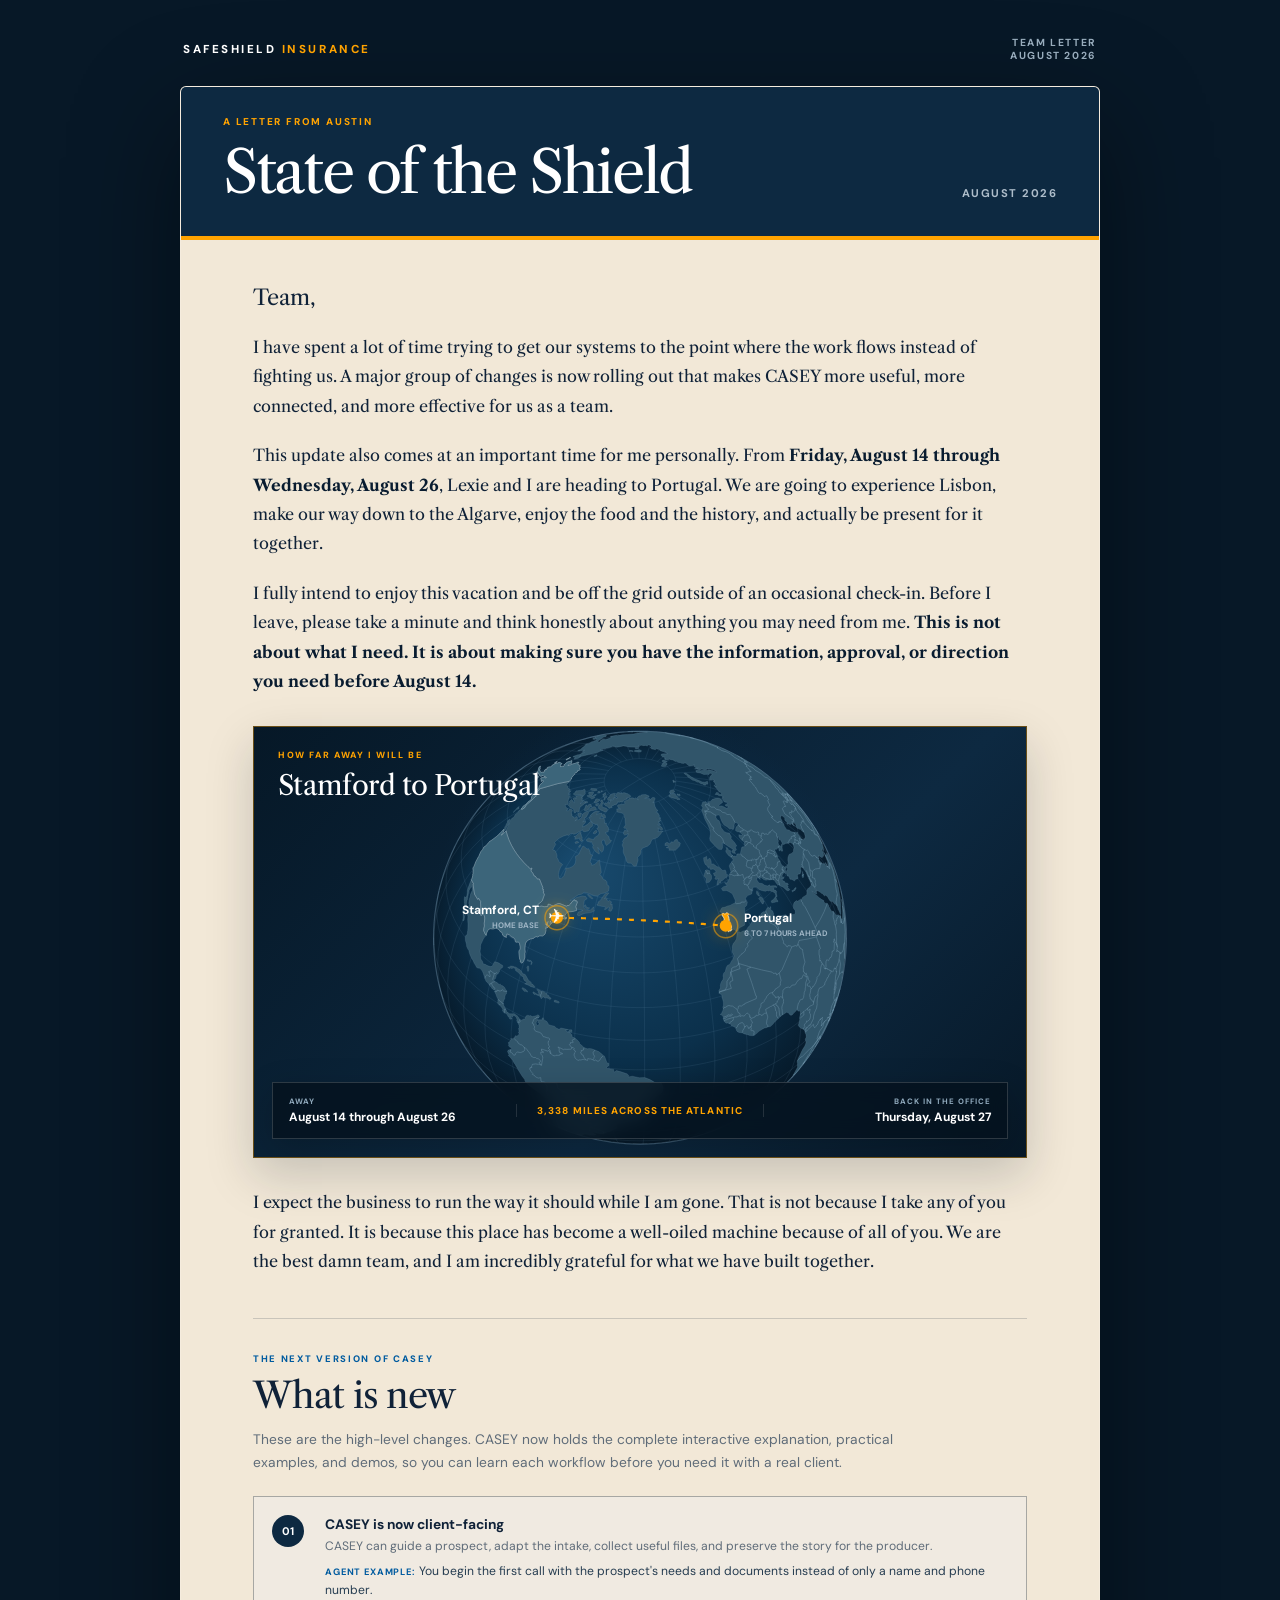
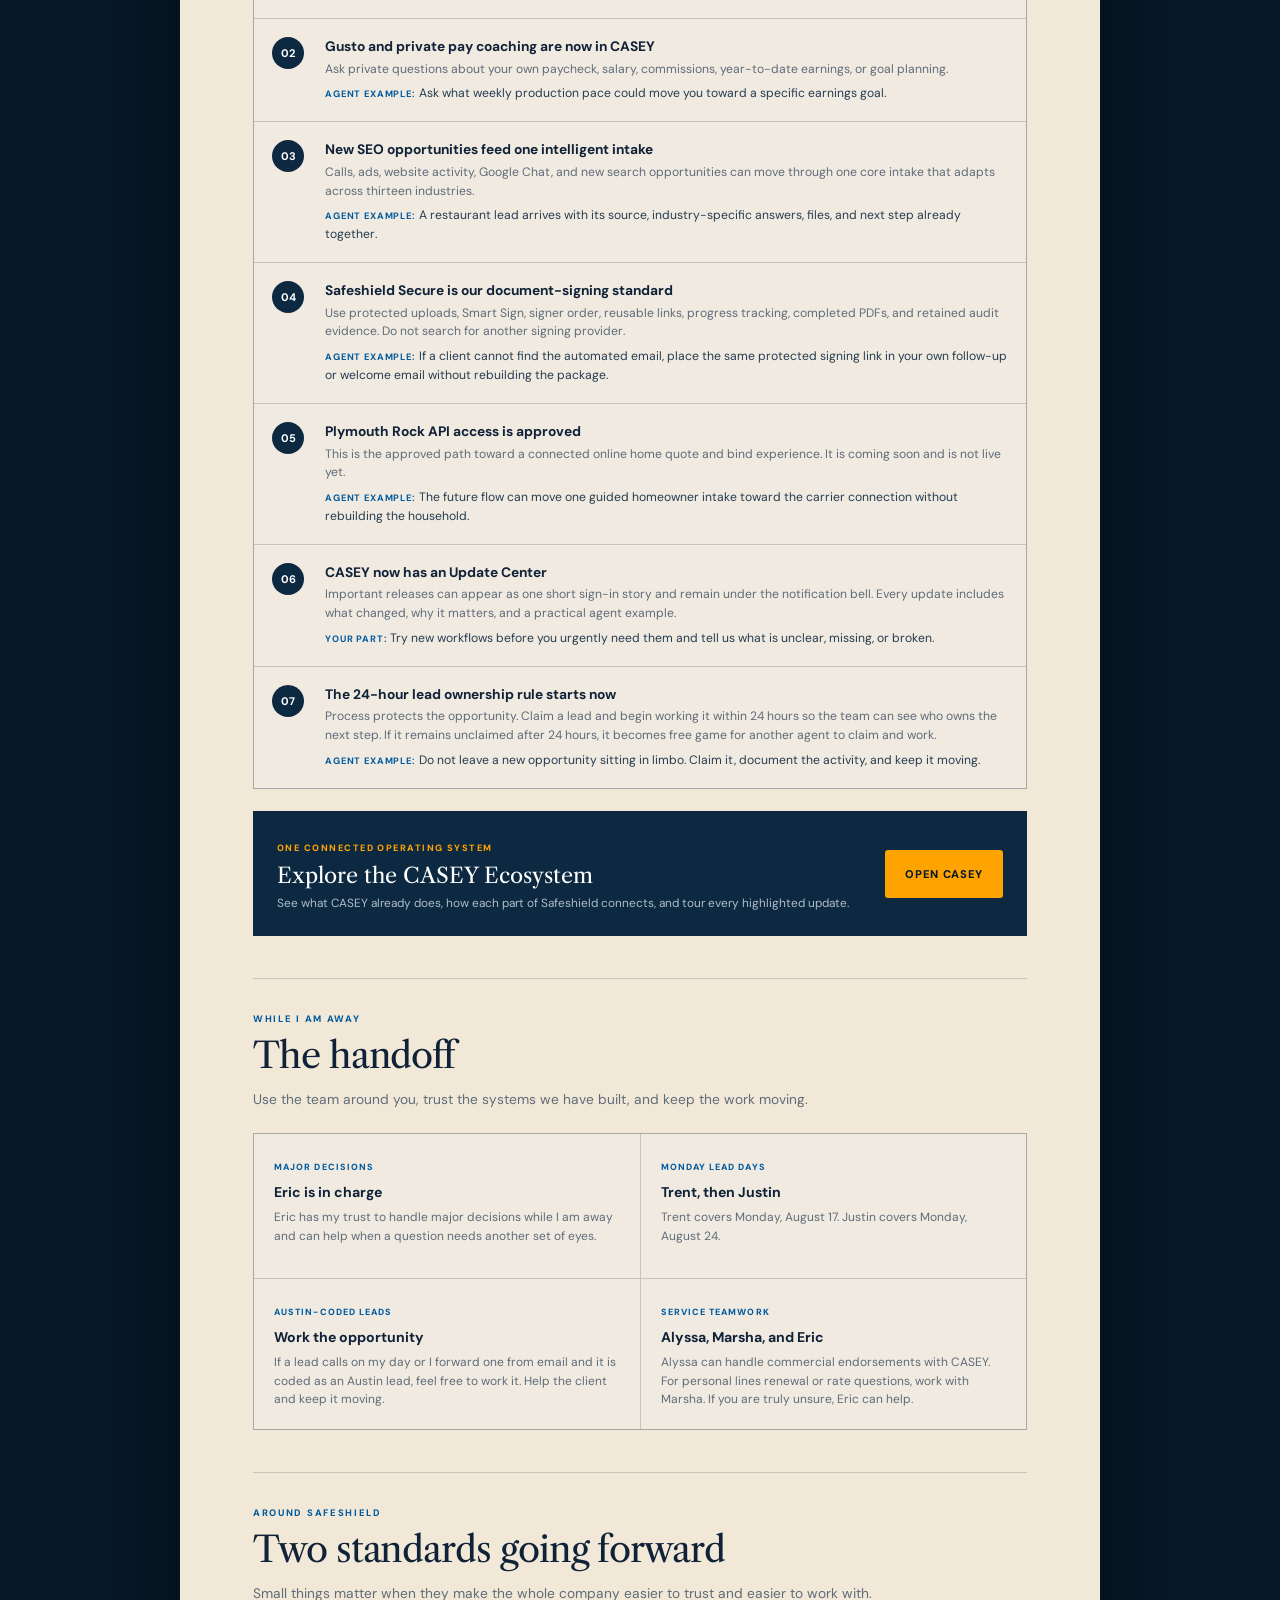
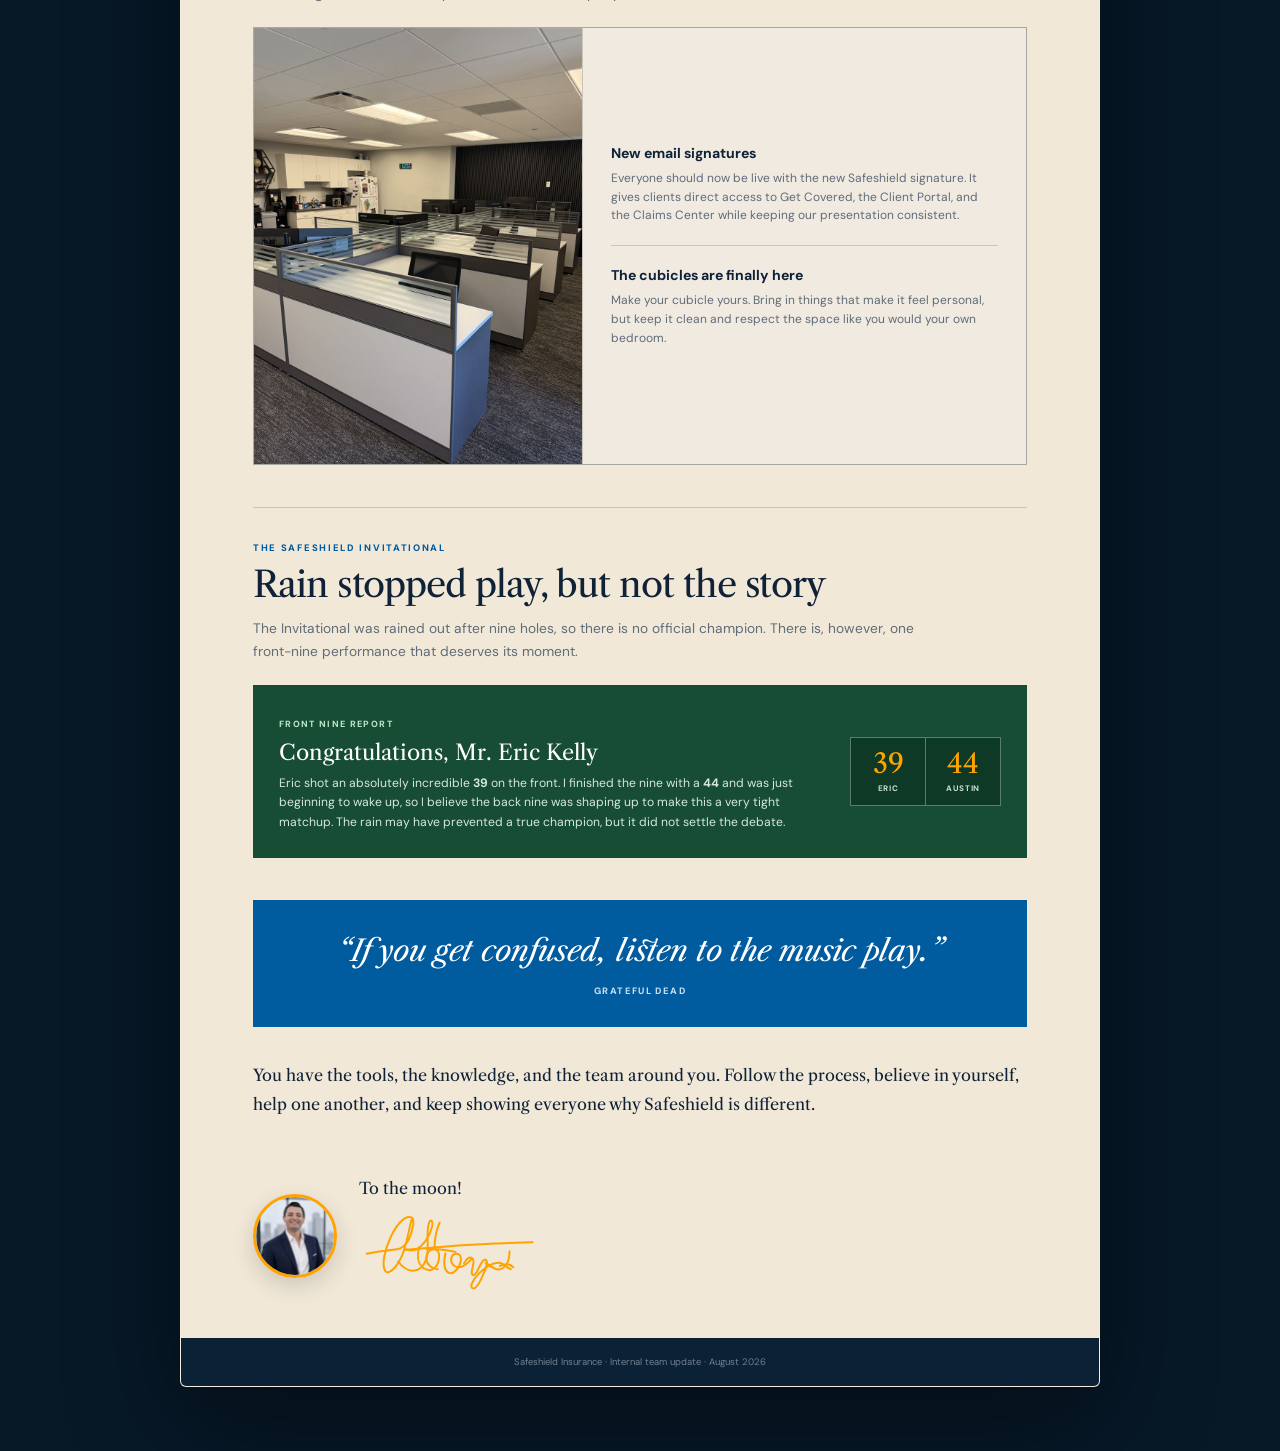
<file: state-of-safeshield-august-2026/index.html>
<!doctype html>
<html lang="en">
<head>
  <meta charset="utf-8">
  <meta name="viewport" content="width=device-width,initial-scale=1">
  <meta name="theme-color" content="#071827">
  <title>State of the Shield | August 2026</title>
  <meta name="description" content="Austin's August letter to the Safeshield team: the Portugal handoff, the new 24-hour lead rule, and the newest CASEY capabilities.">
  <link rel="canonical" href="https://updates.gosafeshield.com/state-of-safeshield-august-2026/">
  <meta property="og:type" content="article">
  <meta property="og:site_name" content="Safeshield Insurance">
  <meta property="og:title" content="State of the Shield | August 2026">
  <meta property="og:description" content="A clear look at our people, processes, and systems.">
  <meta property="og:url" content="https://updates.gosafeshield.com/state-of-safeshield-august-2026/">
  <meta property="og:image" content="https://updates.gosafeshield.com/state-of-safeshield-august-2026/assets/state-of-the-shield-preview.png">
  <meta property="og:image:secure_url" content="https://updates.gosafeshield.com/state-of-safeshield-august-2026/assets/state-of-the-shield-preview.png">
  <meta property="og:image:type" content="image/png">
  <meta property="og:image:width" content="1200">
  <meta property="og:image:height" content="630">
  <meta property="og:image:alt" content="State of the Shield, August 2026, a letter from Austin to the Safeshield team">
  <meta name="twitter:card" content="summary_large_image">
  <meta name="twitter:title" content="State of the Shield | August 2026">
  <meta name="twitter:description" content="A clear look at our people, processes, and systems.">
  <meta name="twitter:image" content="https://updates.gosafeshield.com/state-of-safeshield-august-2026/assets/state-of-the-shield-preview.png">
  <link rel="preconnect" href="https://fonts.googleapis.com">
  <link rel="preconnect" href="https://fonts.gstatic.com" crossorigin>
  <link href="https://fonts.googleapis.com/css2?family=DM+Sans:wght@400;500;600;700;800&family=Libre+Caslon+Text:ital,wght@0,400;0,700;1,400&display=swap" rel="stylesheet">
  <style>
    :root {
      --navy:#071827;
      --navy-2:#0d2941;
      --blue:#005b9f;
      --orange:#ffa300;
      --paper:#f2e8d7;
      --paper-2:#e9dbc4;
      --ink:#102238;
      --muted:#5f6c79;
      --line:rgba(16,34,56,.18);
      --white:#fffaf0;
    }
    * { box-sizing:border-box; }
    html { scroll-behavior:smooth; background:var(--navy); }
    body { margin:0; color:var(--ink); background:var(--navy); font-family:"DM Sans",Arial,sans-serif; -webkit-font-smoothing:antialiased; }
    a { color:inherit; }
    .shell { width:min(920px,calc(100% - 32px)); margin:0 auto; padding:28px 0 64px; }
    .masthead { display:flex; align-items:center; justify-content:space-between; gap:20px; padding:8px 3px 24px; color:#fff; }
    .brand { font-size:.72rem; font-weight:800; letter-spacing:.22em; text-transform:uppercase; }
    .brand span { color:var(--orange); }
    .edition { color:#99adbd; font-size:.64rem; font-weight:700; letter-spacing:.16em; text-align:right; text-transform:uppercase; }
    .letter { overflow:hidden; border:1px solid rgba(255,255,255,.18); border-radius:6px; background:var(--paper); box-shadow:0 35px 110px rgba(0,0,0,.42); }
    .titlebar { display:grid; grid-template-columns:1fr auto; gap:24px; align-items:end; padding:28px 42px; color:#fff; background:var(--navy-2); border-bottom:4px solid var(--orange); }
    .titlebar small { display:block; margin-bottom:8px; color:var(--orange); font-size:.62rem; font-weight:800; letter-spacing:.18em; text-transform:uppercase; }
    .titlebar h1 { margin:0; font-family:"Libre Caslon Text",Georgia,serif; font-size:clamp(2rem,6vw,3.7rem); font-weight:400; letter-spacing:-.04em; }
    .titlebar time { padding-bottom:8px; color:#aebdca; font-size:.7rem; font-weight:700; letter-spacing:.13em; text-transform:uppercase; }
    .content { padding:44px clamp(24px,7vw,72px) 30px; }
    .salutation { margin:0 0 22px; font-family:"Libre Caslon Text",Georgia,serif; font-size:1.35rem; }
    .copy { font-family:"Libre Caslon Text",Georgia,serif; font-size:1.01rem; line-height:1.82; }
    .copy p { margin:0 0 20px; }
    .copy strong { color:#091c30; }
    .travel-map { position:relative; isolation:isolate; min-height:430px; margin:30px 0; overflow:hidden; border:1px solid rgba(255,163,0,.4); color:#fff; background:#061827; box-shadow:0 18px 45px rgba(7,24,39,.18); }
    .travel-map::before { content:""; position:absolute; inset:0; z-index:-1; background:radial-gradient(circle at 50% 44%,rgba(0,91,159,.27),transparent 46%),linear-gradient(135deg,#061827,#0d2941 62%,#071827); }
    .travel-map__heading { position:absolute; top:22px; left:24px; z-index:2; max-width:360px; }
    .travel-map__heading small { display:block; margin-bottom:7px; color:var(--orange); font-size:.56rem; font-weight:800; letter-spacing:.18em; text-transform:uppercase; }
    .travel-map__heading strong { display:block; font-family:"Libre Caslon Text",Georgia,serif; font-size:clamp(1.25rem,3vw,1.72rem); font-weight:400; letter-spacing:-.025em; }
    .travel-map__canvas { display:block; width:100%; height:430px; }
    .travel-map__facts { position:absolute; right:18px; bottom:18px; left:18px; z-index:2; display:grid; grid-template-columns:1fr auto 1fr; align-items:center; border:1px solid rgba(255,255,255,.16); background:rgba(4,17,29,.78); box-shadow:0 10px 35px rgba(0,0,0,.2); backdrop-filter:blur(10px); }
    .travel-map__fact { padding:13px 16px; }
    .travel-map__fact:last-child { text-align:right; }
    .travel-map__fact small { display:block; color:#8fa8bb; font-size:.49rem; font-weight:800; letter-spacing:.13em; text-transform:uppercase; }
    .travel-map__fact strong { display:block; margin-top:3px; color:#fff; font-size:.75rem; }
    .travel-map__distance { padding:0 20px; border-right:1px solid rgba(255,255,255,.12); border-left:1px solid rgba(255,255,255,.12); color:var(--orange); font-size:.62rem; font-weight:800; letter-spacing:.11em; text-align:center; text-transform:uppercase; }
    .travel-map figcaption { position:absolute; width:1px; height:1px; padding:0; margin:-1px; overflow:hidden; clip:rect(0,0,0,0); white-space:nowrap; border:0; }
    .section { margin:42px 0 0; padding-top:34px; border-top:1px solid var(--line); }
    .section-kicker { margin:0 0 8px; color:var(--blue); font-size:.59rem; font-weight:800; letter-spacing:.18em; text-transform:uppercase; }
    .section h2 { margin:0; font-family:"Libre Caslon Text",Georgia,serif; font-size:clamp(1.6rem,4vw,2.25rem); font-weight:400; letter-spacing:-.03em; }
    .section-intro { max-width:680px; margin:11px 0 22px; color:var(--muted); font-size:.86rem; line-height:1.65; }
    .updates { display:grid; gap:1px; border:1px solid var(--line); background:var(--line); }
    .update { display:grid; grid-template-columns:38px 1fr; gap:15px; padding:18px; background:rgba(255,250,240,.72); }
    .update > b { display:grid; place-items:center; width:32px; height:32px; border-radius:50%; color:#fff; background:var(--navy-2); font-size:.69rem; }
    .update h3 { margin:0 0 4px; font-size:.86rem; line-height:1.35; }
    .update p { margin:0; color:var(--muted); font-size:.76rem; line-height:1.55; }
    .example { display:block; margin-top:6px; color:#263d51; }
    .example strong { color:var(--blue); font-size:.58rem; letter-spacing:.09em; text-transform:uppercase; }
    .casey-cta { display:grid; grid-template-columns:1fr auto; gap:24px; align-items:center; margin-top:22px; padding:24px; color:#fff; background:var(--navy-2); }
    .casey-cta small { color:var(--orange); font-size:.57rem; font-weight:800; letter-spacing:.16em; text-transform:uppercase; }
    .casey-cta h3 { margin:6px 0 5px; font-family:"Libre Caslon Text",Georgia,serif; font-size:1.34rem; font-weight:400; }
    .casey-cta p { margin:0; color:#aebdca; font-size:.74rem; line-height:1.55; }
    .casey-cta a { display:inline-flex; align-items:center; justify-content:center; min-height:48px; padding:0 20px; border-radius:3px; color:#071827; background:var(--orange); font-size:.7rem; font-weight:800; letter-spacing:.06em; text-decoration:none; text-transform:uppercase; white-space:nowrap; }
    .casey-cta a:hover { background:#ffb62f; transform:translateY(-1px); }
    .handoff { display:grid; grid-template-columns:repeat(2,1fr); gap:1px; border:1px solid var(--line); background:var(--line); }
    .handoff article { min-height:144px; padding:20px; background:rgba(255,250,240,.72); }
    .handoff small { color:var(--blue); font-size:.56rem; font-weight:800; letter-spacing:.12em; text-transform:uppercase; }
    .handoff h3 { margin:8px 0 7px; font-size:.88rem; }
    .handoff p { margin:0; color:var(--muted); font-size:.75rem; line-height:1.55; }
    .office { display:grid; grid-template-columns:.85fr 1.15fr; gap:1px; overflow:hidden; border:1px solid var(--line); background:var(--line); }
    .office img { width:100%; height:100%; min-height:245px; object-fit:cover; }
    .office-copy { display:flex; flex-direction:column; justify-content:center; gap:20px; padding:28px; background:rgba(255,250,240,.72); }
    .office-copy article + article { padding-top:20px; border-top:1px solid var(--line); }
    .office-copy h3 { margin:0 0 7px; font-size:.88rem; }
    .office-copy p { margin:0; color:var(--muted); font-size:.75rem; line-height:1.58; }
    .invitational { display:grid; grid-template-columns:1fr auto; gap:24px; align-items:center; padding:26px; color:#fff; background:#174d35; }
    .invitational small { color:#b9e4c8; font-size:.56rem; font-weight:800; letter-spacing:.15em; text-transform:uppercase; }
    .invitational h3 { margin:7px 0 8px; font-family:"Libre Caslon Text",Georgia,serif; font-size:1.35rem; font-weight:400; }
    .invitational p { max-width:590px; margin:0; color:#d5e8dc; font-size:.76rem; line-height:1.6; }
    .scoreboard { display:grid; grid-template-columns:repeat(2,74px); gap:1px; padding:1px; background:rgba(255,255,255,.28); }
    .scoreboard div { padding:12px 8px; background:#0e3926; text-align:center; }
    .scoreboard b { display:block; color:var(--orange); font-family:"Libre Caslon Text",Georgia,serif; font-size:1.7rem; font-weight:400; line-height:1; }
    .scoreboard span { display:block; margin-top:5px; color:#c7dfcf; font-size:.5rem; font-weight:800; letter-spacing:.09em; text-transform:uppercase; }
    blockquote { margin:42px 0 0; padding:30px 26px; border:0; color:#fff; background:var(--blue); text-align:center; }
    blockquote p { margin:0; font-family:"Libre Caslon Text",Georgia,serif; font-size:clamp(1.3rem,4vw,1.85rem); font-style:italic; line-height:1.45; }
    blockquote cite { display:block; margin-top:12px; color:#c6dfef; font-size:.58rem; font-style:normal; font-weight:800; letter-spacing:.15em; text-transform:uppercase; }
    .closing { display:grid; grid-template-columns:auto 1fr; gap:22px; align-items:center; padding:38px 0 14px; }
    .closing > img { width:84px; height:84px; border:3px solid var(--orange); border-radius:50%; object-fit:cover; object-position:50% 30%; box-shadow:0 8px 22px rgba(7,24,39,.16); }
    .signoff p { margin:0 0 2px; font-family:"Libre Caslon Text",Georgia,serif; font-size:1rem; }
    .signature-stage { position:relative; width:190px; height:94px; margin-top:2px; overflow:visible; }
    .signature,.signature-trace { position:absolute; inset:0 auto auto 0; display:block; width:180px; height:auto; }
    .signature { opacity:0; transition:opacity .24s ease; }
    .signature-trace { overflow:visible; }
    .signature-trace path { fill:none; stroke:var(--orange); stroke-width:3.1; stroke-linecap:round; stroke-linejoin:round; stroke-dasharray:1; stroke-dashoffset:1; }
    .signature-stage.signed .signature { opacity:1; }
    .signature-stage.signed .signature-trace { opacity:0; }
    .signature-hand { position:absolute; top:32px; left:-7px; z-index:2; display:none; width:30px; height:30px; font-size:24px; line-height:1; transform:rotate(-18deg); transform-origin:70% 70%; filter:drop-shadow(0 3px 3px rgba(7,24,39,.2)); }
    @media (prefers-reduced-motion:no-preference) {
      .signature-stage.signing .signature-trace path { animation:signatureStroke var(--duration) ease-out var(--delay) forwards; }
      .signature-stage.signing .signature-hand { display:block; animation:signatureHand 3.65s cubic-bezier(.18,.72,.22,1) both; }
    }
    @keyframes signatureStroke { to{stroke-dashoffset:0} }
    @keyframes signatureHand {
      0%{opacity:0;transform:translate(0,4px) rotate(-18deg)}
      5%{opacity:1}
      18%{transform:translate(28px,-11px) rotate(-8deg)}
      32%{transform:translate(55px,10px) rotate(-22deg)}
      48%{transform:translate(83px,-17px) rotate(-10deg)}
      63%{transform:translate(113px,9px) rotate(-24deg)}
      78%{transform:translate(141px,-12px) rotate(-9deg)}
      93%{opacity:1;transform:translate(169px,4px) rotate(-19deg)}
      100%{opacity:0;transform:translate(181px,6px) rotate(-19deg)}
    }
    .footer { padding:17px 24px; color:#718291; background:#0b2135; font-size:.59rem; line-height:1.55; text-align:center; }
    @media (max-width:680px) {
      .shell { width:100%; padding:0; }
      .masthead { padding:18px 17px; }
      .brand { font-size:.62rem; }
      .edition { font-size:.53rem; }
      .letter { border:0; border-radius:0; }
      .titlebar { grid-template-columns:1fr; gap:6px; padding:24px 22px; }
      .titlebar time { padding:0; }
      .content { padding:32px 20px 24px; }
      .copy { font-size:.96rem; line-height:1.75; }
      .travel-map { min-height:450px; margin-right:-4px; margin-left:-4px; }
      .travel-map__heading { top:18px; left:18px; max-width:270px; }
      .travel-map__canvas { height:450px; }
      .travel-map__facts { right:10px; bottom:10px; left:10px; grid-template-columns:1fr 1fr; }
      .travel-map__fact { padding:11px 12px; }
      .travel-map__distance { grid-column:1/-1; grid-row:2; padding:9px 10px; border:0; border-top:1px solid rgba(255,255,255,.12); }
      .casey-cta { grid-template-columns:1fr; }
      .casey-cta a { width:100%; }
      .handoff { grid-template-columns:1fr; }
      .handoff article { min-height:0; }
      .office { grid-template-columns:1fr; }
      .office img { min-height:210px; max-height:280px; }
      .invitational { grid-template-columns:1fr; }
      .scoreboard { grid-template-columns:repeat(2,1fr); }
      .closing { align-items:start; }
      .closing > img { width:74px; height:74px; }
    }
    @media (prefers-reduced-motion:reduce) { html { scroll-behavior:auto; } * { transition:none!important; } }
  </style>
</head>
<body>
  <main class="shell">
    <header class="masthead">
      <div class="brand">Safeshield <span>Insurance</span></div>
      <div class="edition">Team letter<br>August 2026</div>
    </header>

    <article class="letter">
      <header class="titlebar">
        <div><small>A letter from Austin</small><h1>State of the Shield</h1></div>
        <time datetime="2026-08-11">August 2026</time>
      </header>

      <div class="content">
        <p class="salutation">Team,</p>
        <div class="copy">
          <p>I have spent a lot of time trying to get our systems to the point where the work flows instead of fighting us. A major group of changes is now rolling out that makes CASEY more useful, more connected, and more effective for us as a team.</p>
          <p>This update also comes at an important time for me personally. From <strong>Friday, August 14 through Wednesday, August 26</strong>, Lexie and I are heading to Portugal. We are going to experience Lisbon, make our way down to the Algarve, enjoy the food and the history, and actually be present for it together.</p>
          <p>I fully intend to enjoy this vacation and be off the grid outside of an occasional check-in. Before I leave, please take a minute and think honestly about anything you may need from me. <strong>This is not about what I need. It is about making sure you have the information, approval, or direction you need before August 14.</strong></p>
        </div>

        <figure class="travel-map" data-travel-map>
          <div class="travel-map__heading"><small>How far away I will be</small><strong>Stamford to Portugal</strong></div>
          <canvas class="travel-map__canvas" data-travel-canvas aria-label="Animated globe showing a flight from Stamford, Connecticut, across the Atlantic Ocean to Lisbon, Portugal"></canvas>
          <div class="travel-map__facts">
            <div class="travel-map__fact"><small>Away</small><strong>August 14 through August 26</strong></div>
            <div class="travel-map__distance">3,338 miles across the Atlantic</div>
            <div class="travel-map__fact"><small>Back in the office</small><strong>Thursday, August 27</strong></div>
          </div>
          <figcaption>I will check email once or twice a day, but Portugal is six to seven hours ahead of Connecticut.</figcaption>
        </figure>

        <div class="copy">
          <p>I expect the business to run the way it should while I am gone. That is not because I take any of you for granted. It is because this place has become a well-oiled machine because of all of you. We are the best damn team, and I am incredibly grateful for what we have built together.</p>
        </div>

        <section class="section" aria-labelledby="new-title">
          <p class="section-kicker">The next version of CASEY</p>
          <h2 id="new-title">What is new</h2>
          <p class="section-intro">These are the high-level changes. CASEY now holds the complete interactive explanation, practical examples, and demos, so you can learn each workflow before you need it with a real client.</p>
          <div class="updates">
            <article class="update"><b>01</b><div><h3>CASEY is now client-facing</h3><p>CASEY can guide a prospect, adapt the intake, collect useful files, and preserve the story for the producer.<span class="example"><strong>Agent example:</strong> You begin the first call with the prospect's needs and documents instead of only a name and phone number.</span></p></div></article>
            <article class="update"><b>02</b><div><h3>Gusto and private pay coaching are now in CASEY</h3><p>Ask private questions about your own paycheck, salary, commissions, year-to-date earnings, or goal planning.<span class="example"><strong>Agent example:</strong> Ask what weekly production pace could move you toward a specific earnings goal.</span></p></div></article>
            <article class="update"><b>03</b><div><h3>New SEO opportunities feed one intelligent intake</h3><p>Calls, ads, website activity, Google Chat, and new search opportunities can move through one core intake that adapts across thirteen industries.<span class="example"><strong>Agent example:</strong> A restaurant lead arrives with its source, industry-specific answers, files, and next step already together.</span></p></div></article>
            <article class="update"><b>04</b><div><h3>Safeshield Secure is our document-signing standard</h3><p>Use protected uploads, Smart Sign, signer order, reusable links, progress tracking, completed PDFs, and retained audit evidence. Do not search for another signing provider.<span class="example"><strong>Agent example:</strong> If a client cannot find the automated email, place the same protected signing link in your own follow-up or welcome email without rebuilding the package.</span></p></div></article>
            <article class="update"><b>05</b><div><h3>Plymouth Rock API access is approved</h3><p>This is the approved path toward a connected online home quote and bind experience. It is coming soon and is not live yet.<span class="example"><strong>Agent example:</strong> The future flow can move one guided homeowner intake toward the carrier connection without rebuilding the household.</span></p></div></article>
            <article class="update"><b>06</b><div><h3>CASEY now has an Update Center</h3><p>Important releases can appear as one short sign-in story and remain under the notification bell. Every update includes what changed, why it matters, and a practical agent example.<span class="example"><strong>Your part:</strong> Try new workflows before you urgently need them and tell us what is unclear, missing, or broken.</span></p></div></article>
            <article class="update"><b>07</b><div><h3>The 24-hour lead ownership rule starts now</h3><p>Process protects the opportunity. Claim a lead and begin working it within 24 hours so the team can see who owns the next step. If it remains unclaimed after 24 hours, it becomes free game for another agent to claim and work.<span class="example"><strong>Agent example:</strong> Do not leave a new opportunity sitting in limbo. Claim it, document the activity, and keep it moving.</span></p></div></article>
          </div>
          <div class="casey-cta">
            <div><small>One connected operating system</small><h3>Explore the CASEY Ecosystem</h3><p>See what CASEY already does, how each part of Safeshield connects, and tour every highlighted update.</p></div>
            <a href="https://casey.gosafeshield.com/training.html?view=about">Open CASEY</a>
          </div>
        </section>

        <section class="section" aria-labelledby="away-title">
          <p class="section-kicker">While I am away</p>
          <h2 id="away-title">The handoff</h2>
          <p class="section-intro">Use the team around you, trust the systems we have built, and keep the work moving.</p>
          <div class="handoff">
            <article><small>Major decisions</small><h3>Eric is in charge</h3><p>Eric has my trust to handle major decisions while I am away and can help when a question needs another set of eyes.</p></article>
            <article><small>Monday lead days</small><h3>Trent, then Justin</h3><p>Trent covers Monday, August 17. Justin covers Monday, August 24.</p></article>
            <article><small>Austin-coded leads</small><h3>Work the opportunity</h3><p>If a lead calls on my day or I forward one from email and it is coded as an Austin lead, feel free to work it. Help the client and keep it moving.</p></article>
            <article><small>Service teamwork</small><h3>Alyssa, Marsha, and Eric</h3><p>Alyssa can handle commercial endorsements with CASEY. For personal lines renewal or rate questions, work with Marsha. If you are truly unsure, Eric can help.</p></article>
          </div>
        </section>

        <section class="section" aria-labelledby="office-title">
          <p class="section-kicker">Around Safeshield</p>
          <h2 id="office-title">Two standards going forward</h2>
          <p class="section-intro">Small things matter when they make the whole company easier to trust and easier to work with.</p>
          <div class="office">
            <img src="assets/office-cubicles.jpg" alt="The new Safeshield office cubicles">
            <div class="office-copy">
              <article><h3>New email signatures</h3><p>Everyone should now be live with the new Safeshield signature. It gives clients direct access to Get Covered, the Client Portal, and the Claims Center while keeping our presentation consistent.</p></article>
              <article><h3>The cubicles are finally here</h3><p>Make your cubicle yours. Bring in things that make it feel personal, but keep it clean and respect the space like you would your own bedroom.</p></article>
            </div>
          </div>
        </section>

        <section class="section" aria-labelledby="golf-title">
          <p class="section-kicker">The Safeshield Invitational</p>
          <h2 id="golf-title">Rain stopped play, but not the story</h2>
          <p class="section-intro">The Invitational was rained out after nine holes, so there is no official champion. There is, however, one front-nine performance that deserves its moment.</p>
          <div class="invitational">
            <div><small>Front nine report</small><h3>Congratulations, Mr. Eric Kelly</h3><p>Eric shot an absolutely incredible <strong>39</strong> on the front. I finished the nine with a <strong>44</strong> and was just beginning to wake up, so I believe the back nine was shaping up to make this a very tight matchup. The rain may have prevented a true champion, but it did not settle the debate.</p></div>
            <div class="scoreboard" aria-label="Safeshield Invitational front nine scores"><div><b>39</b><span>Eric</span></div><div><b>44</b><span>Austin</span></div></div>
          </div>
        </section>

        <blockquote>
          <p>“If you get confused, listen to the music play.”</p>
          <cite>Grateful Dead</cite>
        </blockquote>

        <div class="copy" style="margin-top:34px">
          <p>You have the tools, the knowledge, and the team around you. Follow the process, believe in yourself, help one another, and keep showing everyone why Safeshield is different.</p>
        </div>

        <div class="closing">
          <img src="assets/austin-headshot.jpg" alt="Austin Glazer">
          <div class="signoff"><p>To the moon!</p><div class="signature-stage" data-signature-stage><svg class="signature-trace" viewBox="0 0 281 147" aria-hidden="true"><path d="M12 84 C26 81 42 79 59 77 C71 75 78 65 82 50 C86 36 86 28 81 27 C71 24 58 39 49 59 C40 78 35 101 41 111 C47 118 60 104 68 85 C75 67 78 45 82 31" pathLength="1" style="--delay:.04s;--duration:.9s"/><path d="M61 96 C68 105 77 112 87 110 C99 108 106 96 107 80 C108 62 105 44 110 34 C113 29 116 34 114 42 C111 57 99 72 90 77 C84 80 78 79 74 77" pathLength="1" style="--delay:.72s;--duration:.78s"/><path d="M94 74 C90 88 92 101 102 107 C113 114 123 105 125 91 C126 83 123 78 118 77 C111 76 105 83 105 91 C105 100 114 108 123 108" pathLength="1" style="--delay:1.25s;--duration:.62s"/><path d="M118 74 C118 59 122 44 126 35 M105 76 C123 76 136 78 151 81" pathLength="1" style="--delay:1.7s;--duration:.42s"/><path d="M135 83 C132 96 132 108 139 113 C147 118 157 106 159 95 C160 87 156 83 151 84 C143 85 141 97 149 103 C158 109 168 101 176 92" pathLength="1" style="--delay:1.94s;--duration:.62s"/><path d="M164 99 C168 91 173 88 177 91 C182 96 176 105 176 113 C176 119 180 119 184 112 C189 103 192 93 197 93 C202 94 199 106 194 116 C189 128 183 139 178 138 C172 137 177 125 187 115 C200 102 210 97 219 98 C227 99 229 105 237 108" pathLength="1" style="--delay:2.34s;--duration:.86s"/><path d="M70 78 C116 74 165 70 212 68 C236 67 254 66 271 66" pathLength="1" style="--delay:2.78s;--duration:.72s"/><path class="trace-final" d="M198 98 C203 102 209 107 215 108 C224 110 228 104 232 97 C235 91 235 84 235 80 M220 103 C228 99 236 100 241 105" pathLength="1" style="--delay:3.06s;--duration:.58s"/></svg><img class="signature" src="assets/austin-signature-orange.png" alt="Austin's signature"><span class="signature-hand" aria-hidden="true">✍️</span></div></div>
        </div>
      </div>
      <footer class="footer">Safeshield Insurance · Internal team update · August 2026</footer>
    </article>
  </main>
  <script src="assets/map/d3-array.min.js"></script>
  <script src="assets/map/d3-geo.min.js"></script>
  <script src="assets/map/topojson-client.min.js"></script>
  <script>
    (() => {
      const canvas = document.querySelector('[data-travel-canvas]');
      if (!canvas || !window.d3 || !window.topojson) return;
      const context = canvas.getContext('2d');
      const origin = [-73.5387,41.0534];
      const destination = [-9.1393,38.7223];
      const routePoint = d3.geoInterpolate(origin,destination);
      const route = {type:'LineString',coordinates:Array.from({length:101},(_,index)=>routePoint(index/100))};
      const sphere = {type:'Sphere'};
      const graticule = d3.geoGraticule10();
      const reducedMotion = window.matchMedia('(prefers-reduced-motion: reduce)').matches;
      let land;
      let usa;
      let portugal;
      let projection;
      let path;
      let frame;

      function configure() {
        const rect = canvas.getBoundingClientRect();
        const ratio = Math.min(window.devicePixelRatio || 1,2);
        canvas.width = Math.max(1,Math.round(rect.width*ratio));
        canvas.height = Math.max(1,Math.round(rect.height*ratio));
        context.setTransform(ratio,0,0,ratio,0,0);
        const mobile = rect.width < 560;
        projection = d3.geoOrthographic()
          .rotate([41.3,-39.8])
          .translate([rect.width/2,rect.height*(mobile?.47:.49)])
          .scale(Math.min(rect.width*(mobile?.53:.39),rect.height*(mobile?.42:.48)))
          .clipAngle(90)
          .precision(.35);
        path = d3.geoPath(projection,context);
      }

      function geometry(feature,fill,stroke,width) {
        if (!feature) return;
        context.beginPath();
        path(feature);
        if (fill) { context.fillStyle=fill; context.fill(); }
        if (stroke) { context.strokeStyle=stroke; context.lineWidth=width; context.stroke(); }
      }

      function marker(point,title,subtitle,align) {
        const position = projection(point);
        if (!position) return;
        const [x,y] = position;
        context.save();
        context.shadowColor='rgba(255,163,0,.9)';
        context.shadowBlur=18;
        context.beginPath();
        context.arc(x,y,6,0,Math.PI*2);
        context.fillStyle='#ffa300';
        context.fill();
        context.shadowBlur=0;
        context.beginPath();
        context.arc(x,y,12,0,Math.PI*2);
        context.strokeStyle='rgba(255,163,0,.55)';
        context.lineWidth=1.5;
        context.stroke();
        const direction = align==='right' ? -1 : 1;
        const tx = x + direction*18;
        context.textAlign = align==='right' ? 'right' : 'left';
        context.fillStyle='#ffffff';
        context.font='700 12px "DM Sans", Arial, sans-serif';
        context.fillText(title,tx,y-4);
        context.fillStyle='#9fb5c5';
        context.font='700 8px "DM Sans", Arial, sans-serif';
        context.fillText(subtitle.toUpperCase(),tx,y+10);
        context.restore();
      }

      function plane(progress) {
        const current = projection(routePoint(progress));
        const next = projection(routePoint(Math.min(progress+.004,1)));
        if (!current || !next) return;
        const angle = Math.atan2(next[1]-current[1],next[0]-current[0]);
        context.save();
        context.translate(current[0],current[1]);
        context.rotate(angle);
        context.shadowColor='rgba(255,163,0,.85)';
        context.shadowBlur=12;
        context.fillStyle='#fffaf0';
        context.font='20px Arial, sans-serif';
        context.textAlign='center';
        context.textBaseline='middle';
        context.fillText('✈',0,0);
        context.restore();
      }

      function draw(time=0) {
        const rect = canvas.getBoundingClientRect();
        context.clearRect(0,0,rect.width,rect.height);
        const center = projection.translate();
        const radius = projection.scale();
        const glow = context.createRadialGradient(center[0]-radius*.28,center[1]-radius*.34,radius*.08,center[0],center[1],radius*1.04);
        glow.addColorStop(0,'#17486b');
        glow.addColorStop(.66,'#0b304b');
        glow.addColorStop(1,'#061827');
        geometry(sphere,glow,'rgba(164,203,228,.3)',1.2);
        geometry(graticule,null,'rgba(143,181,207,.14)',.7);
        geometry(land,'#31556a','rgba(152,188,209,.25)',.55);
        geometry(usa,'#3c657a','rgba(255,255,255,.32)',.7);
        geometry(portugal,'#ffa300','rgba(255,250,240,.9)',.8);
        context.save();
        context.setLineDash([5,7]);
        context.lineDashOffset=-(time/38)%12;
        context.beginPath();
        path(route);
        context.strokeStyle='#ffa300';
        context.lineWidth=2.2;
        context.stroke();
        context.restore();
        marker(origin,'Stamford, CT','Home base','right');
        marker(destination,'Portugal','6 to 7 hours ahead','left');
        plane(reducedMotion?.58:((time%9000)/9000));
        if (!reducedMotion) frame=requestAnimationFrame(draw);
      }

      fetch('assets/map/countries-110m.json')
        .then(response => { if (!response.ok) throw new Error('Map data unavailable'); return response.json(); })
        .then(world => {
          land=topojson.feature(world,world.objects.countries);
          const geometries=world.objects.countries.geometries;
          const country=id => topojson.feature(world,{type:'GeometryCollection',geometries:geometries.filter(item=>String(item.id)===id)});
          usa=country('840');
          portugal=country('620');
          configure();
          draw();
          const observer=new ResizeObserver(()=>{ cancelAnimationFrame(frame); configure(); draw(); });
          observer.observe(canvas);
        })
        .catch(() => canvas.closest('[data-travel-map]')?.classList.add('map-unavailable'));
    })();

    (() => {
      const stage = document.querySelector('[data-signature-stage]');
      if (!stage) return;
      if (window.matchMedia('(prefers-reduced-motion: reduce)').matches || !('IntersectionObserver' in window)) {
        stage.classList.add('signed');
        return;
      }
      const observer = new IntersectionObserver(entries => {
        if (!entries.some(entry => entry.isIntersecting)) return;
        stage.classList.add('signing');
        window.setTimeout(() => {
          stage.classList.remove('signing');
          stage.classList.add('signed');
        }, 3825);
        observer.disconnect();
      }, { threshold:.7 });
      stage.addEventListener('animationend', event => {
        if (!event.target.classList.contains('trace-final')) return;
        stage.classList.remove('signing');
        stage.classList.add('signed');
      }, { once:true });
      observer.observe(stage);
    })();
  </script>
</body>
</html>
</file>
<file: alyssa-jovin-gift/styles.css>
:root{--bg:#f5efe6;--ink:#2a221e;--muted:#655b55;--deep:#451d29;--deep2:#2c151e;--gold:#bf9b5f;--pale:#f5e8d5;--line:rgba(44,25,27,.18);--serif:'Cormorant Garamond',Georgia,serif;--sans:'DM Sans',Arial,sans-serif}
*{box-sizing:border-box}html{scroll-behavior:smooth}body{margin:0;background:var(--bg);color:var(--ink);font-family:var(--sans);-webkit-font-smoothing:antialiased}button,a{ -webkit-tap-highlight-color:transparent}button{font:inherit;cursor:pointer}a{color:inherit}img{display:block;max-width:100%}::selection{background:#cbb486;color:#271a19}
.preview-bar{position:sticky;top:0;z-index:50;min-height:58px;display:flex;align-items:center;justify-content:space-between;gap:16px;padding:8px clamp(18px,4vw,58px);background:#191816;color:#fff;border-bottom:1px solid rgba(255,255,255,.18);font-size:11px;letter-spacing:.13em;text-transform:uppercase}.preview-label{display:flex;align-items:center;gap:8px;white-space:nowrap}.preview-dot{width:7px;height:7px;border-radius:50%;background:#d4ad69;box-shadow:0 0 0 3px #d4ad6933}.preview-small{opacity:.5}.concept-switch{display:flex;gap:4px;background:#34312e;border-radius:99px;padding:4px}.concept-button{border:0;border-radius:99px;padding:8px 13px;color:#d5cfc9;background:transparent;font-size:10px;letter-spacing:.08em;text-transform:uppercase;transition:.25s}.concept-button:hover,.concept-button.active{color:#191816;background:#eadbc4}
.opening{position:relative;min-height:calc(100svh - 58px);overflow:hidden;background:radial-gradient(circle at 50% 46%,#672839 0%,#411e2b 39%,#211820 100%);color:#f7ebda;text-align:center;display:flex;flex-direction:column;align-items:center;justify-content:center;padding:54px 20px 45px;isolation:isolate}.opening::before,.opening::after{content:'';position:absolute;inset:-20%;z-index:-2;pointer-events:none}.opening::before{background:radial-gradient(circle at 15% 30%,#eec68a20,transparent 27%),radial-gradient(circle at 85% 65%,#eec68a16,transparent 22%)}.opening::after{background:repeating-linear-gradient(115deg,transparent 0 14px,#ffffff08 15px 16px);opacity:.35;mix-blend-mode:screen}.opening-grain{position:absolute;inset:0;pointer-events:none;opacity:.25;background-image:url("data:image/svg+xml,%3Csvg viewBox='0 0 180 180' xmlns='http://www.w3.org/2000/svg'%3E%3Cfilter id='n'%3E%3CfeTurbulence type='fractalNoise' baseFrequency='.65' numOctaves='3' stitchTiles='stitch'/%3E%3C/filter%3E%3Crect width='100%25' height='100%25' filter='url(%23n)' opacity='.23'/%3E%3C/svg%3E")}.opening-text{position:relative;z-index:2}.eyebrow,.section-kicker{font-size:11px;font-weight:700;text-transform:uppercase;letter-spacing:.25em}.eyebrow{display:flex;justify-content:center;align-items:center;gap:14px;color:#e5cba2}.eyebrow .line{width:36px;height:1px;background:#e3bb7a80}.mini{font-family:var(--serif);font-style:italic;font-size:20px;margin:20px 0 5px;color:#d6bea2}.opening h1{font-family:var(--serif);font-weight:500;line-height:.86;letter-spacing:-.045em;margin:0}.opening h1 .name-line{display:block;font-size:clamp(48px,7vw,112px)}.opening h1 em{font-weight:400;color:#d2a75f}.opening h1 .title-line{display:block;font-size:clamp(32px,4.2vw,60px);line-height:.98;margin-top:7px}.opening-subtitle{font-size:13px;color:#d8c8bb;letter-spacing:.03em;margin:22px auto 0}.gift-trigger{position:relative;z-index:3;width:340px;max-width:90vw;padding:0;border:0;background:transparent;color:inherit;display:grid;justify-items:center;margin:28px auto 0}.gift-box{position:relative;display:block;width:260px;height:194px;perspective:800px;filter:drop-shadow(0 28px 25px #13080ea0);transition:transform .5s}.gift-trigger:hover .gift-box,.gift-trigger:focus-visible .gift-box{animation:shake .6s ease-in-out}.gift-trigger:focus-visible{outline:2px solid #edce92;outline-offset:10px}.gift-base{position:absolute;bottom:0;left:14px;width:232px;height:164px;background:linear-gradient(135deg,#87465a,#612c3e 47%,#4b2230);border:2px solid #b78570;box-shadow:inset 0 0 0 9px #682d3d,inset 0 0 0 10px #c89c6d,0 18px 26px #1b0d13;overflow:hidden}.gift-base::before{content:'';position:absolute;inset:0;background:radial-gradient(circle at 40% 35%,#ffffff24,transparent 40%)}.gift-ribbon-v,.gift-ribbon-h{position:absolute;display:block;background:linear-gradient(90deg,#d2b77e,#f5e4ad 44%,#a37b44);box-shadow:0 0 8px #3d1d21a0}.gift-ribbon-v{left:calc(50% - 19px);top:0;bottom:0;width:38px}.gift-ribbon-h{left:0;right:0;top:70px;height:30px}.gift-monogram{position:absolute;z-index:1;inset:0;display:grid;place-items:center;color:#f7e4c7;font-family:var(--serif);font-size:36px;letter-spacing:.05em;text-shadow:0 2px 7px #4c2d32}.gift-monogram i{font-size:16px;font-style:normal;margin:0 5px}.gift-lid{position:absolute;z-index:3;top:0;left:2px;width:256px;height:52px;background:linear-gradient(135deg,#9a5363,#6e3443 70%,#552536);border:2px solid #d0a471;box-shadow:inset 0 0 0 6px #632b3d,inset 0 0 0 7px #b58a66,0 9px 12px #2a0f1c60;transform-origin:50% 100%;transition:transform .9s cubic-bezier(.22,.73,.2,1),opacity .6s}.gift-lid::after{content:'';position:absolute;width:40px;height:100%;left:calc(50% - 20px);top:0;background:linear-gradient(90deg,#b59056,#eddb9d,#b78d51)}.gift-bow{position:absolute;top:-24px;width:58px;height:35px;border:8px solid #ddc28b;z-index:2}.bow-left{left:calc(50% - 54px);border-radius:70% 45% 60% 30%;transform:rotate(20deg)}.bow-right{right:calc(50% - 54px);border-radius:45% 70% 30% 60%;transform:rotate(-20deg)}.gift-knot{position:absolute;z-index:4;top:-10px;left:calc(50% - 13px);width:26px;height:25px;background:#e8d39d;border-radius:8px}.gift-glow{position:absolute;inset:30px 20px 0;border-radius:50%;background:#efc48e;filter:blur(25px);opacity:0;transition:opacity .8s}.gift-spark{position:absolute;z-index:3;font-size:26px;color:#f7dfa5;opacity:0}.gift-spark::after{content:'✦'}.gift-spark.s1{top:6px;left:23px}.gift-spark.s2{top:45px;right:28px}.gift-spark.s3{top:110px;left:2px}.gift-cta{display:flex;justify-content:center;align-items:center;gap:12px;border-bottom:1px solid #d1aa7f;padding:10px 3px 7px;color:#f4e1c9;font-size:11px;font-weight:700;letter-spacing:.2em;text-transform:uppercase}.gift-cta-arrow{font-size:18px;font-weight:400}.opening-date{position:relative;z-index:2;font-size:10px;letter-spacing:.22em;text-transform:uppercase;color:#d9be9a;margin:32px 0 0}.opening-date span{margin:0 10px}.scroll-hint{position:absolute;bottom:16px;color:#cfb9ab;font-size:9px;letter-spacing:.2em;text-transform:uppercase;display:flex;align-items:center;gap:10px}.scroll-hint span{height:18px;width:1px;background:#be9980}.opening.opened .gift-lid{transform:translateY(-85px) rotate(-16deg);opacity:0}.opening.opened .gift-glow{opacity:.8}.opening.opened .gift-spark{animation:spark 1s ease-out forwards}.opening.opened .gift-box{transform:scale(1.08)}.opening.opened .gift-cta span:first-child{font-size:0}.opening.opened .gift-cta span:first-child::after{content:'Your surprise is below';font-size:11px}.gift-trigger.opened{pointer-events:none}
.reveal[hidden]{display:none}.reveal{animation:revealIn .75s ease}.reveal-banner{background:#d4ba8d;color:#3b2623;min-height:44px;display:flex;align-items:center;justify-content:center;gap:30px;font-size:10px;font-weight:700;letter-spacing:.28em}.banner-flower{font-size:16px}
.arrival-section{display:grid;grid-template-columns:48% 52%;min-height:640px;background:#ede5d9}.arrival-photo-wrap{position:relative;overflow:hidden}.arrival-photo{width:100%;height:100%;min-height:640px;object-fit:cover;object-position:center 55%}.photo-vertical{position:absolute;bottom:45px;left:26px;writing-mode:vertical-rl;transform:rotate(180deg);font-size:9px;letter-spacing:.25em;color:white;text-shadow:0 1px 4px black}.arrival-copy{position:relative;padding:clamp(60px,8vw,130px) clamp(40px,7vw,115px) 70px;display:flex;flex-direction:column;align-items:flex-start;justify-content:center}.section-kicker{margin:0 0 20px;color:#9a6c50}.arrival-copy h2,.location-section h2,.suite-section h2,.included-section h2,.resort-section h2,.reviews-section h2,.closing-section h2{font-family:var(--serif);font-size:clamp(56px,6vw,96px);line-height:.85;font-weight:500;letter-spacing:-.045em;margin:0}.arrival-copy h2 em,.location-section h2 em,.suite-section h2 em,.included-section h2 em,.resort-section h2 em,.reviews-section h2 em,.closing-section h2 em{font-weight:400;color:#9e6f60}.arrival-copy p:not(.section-kicker),.location-intro p,.suite-heading p:not(.section-kicker),.resort-copy p:not(.section-kicker){max-width:540px;color:#5c524c;font-size:14px;line-height:1.8}.arrival-copy .lead{font-family:var(--serif);font-size:clamp(25px,2.3vw,35px)!important;line-height:1.2!important;color:#3e2a28!important;margin:35px 0 0}.text-button,.inline-link{background:none;border:0;padding:0;color:#713d42;text-decoration:none;border-bottom:1px solid currentColor;font-size:11px;font-weight:700;letter-spacing:.16em;text-transform:uppercase;line-height:2.3}.text-button{margin-top:15px}.text-button span{font-size:17px;padding-left:5px}.text-button:hover,.inline-link:hover{color:#b27e59}.arrival-stamp{position:absolute;right:28px;bottom:22px;transform:rotate(-8deg);width:118px;height:118px;border:1px solid #a38a75;border-radius:50%;display:flex;align-items:center;justify-content:center;flex-direction:column;color:#8e5b52;text-align:center}.arrival-stamp span,.arrival-stamp small{font-size:7px;letter-spacing:.18em}.arrival-stamp strong{font-family:var(--serif);font-size:21px;line-height:.9;margin:5px 0}
.location-section{display:grid;grid-template-columns:43% 57%;background:#f6f0e7;position:relative;padding-top:90px}.location-intro{padding:60px clamp(30px,6vw,115px) 130px;align-self:center}.location-intro h2{font-size:clamp(55px,5.6vw,86px)}.location-intro p{margin-top:28px}.location-image{position:relative;height:620px;margin-right:clamp(24px,4vw,70px);overflow:hidden}.location-image img{width:100%;height:100%;object-fit:cover}.image-caption{position:absolute;right:14px;bottom:14px;background:#1b1b1bbf;color:white;padding:9px 12px;font-size:9px;text-transform:uppercase;letter-spacing:.14em}.date-card{grid-column:1 / -1;position:relative;z-index:2;width:min(750px,calc(100% - 40px));margin:-90px auto 90px;background:#481f2e;color:#f4e3ce;padding:24px 50px 26px;box-shadow:0 24px 70px #351c2a3d}.date-card-label,.date-card-foot{display:block;text-align:center;font-size:9px;font-weight:700;letter-spacing:.25em}.date-card-label{color:#d6b279;border-bottom:1px solid #dec39e40;padding-bottom:18px}.date-grid{display:grid;grid-template-columns:1fr 60px 1fr;align-items:center;text-align:center;padding:25px 0}.date-grid>div:not(.date-divider){display:grid;grid-template-columns:auto 1fr;column-gap:14px;justify-content:center;align-items:center}.date-grid small{grid-column:1/-1;font-size:9px;letter-spacing:.2em;color:#d1b188}.date-grid strong{font-family:var(--serif);font-size:66px;line-height:1}.date-grid span{text-align:left;font-size:12px;line-height:1.4}.date-divider{font-family:var(--serif);font-size:35px;color:#d2ad79}.date-card-foot{color:#d9c2ac}
.suite-section{display:grid;grid-template-columns:38% 62%;padding:80px clamp(24px,5vw,85px) 120px;gap:clamp(25px,4vw,70px);background:#fffaf2}.suite-heading{align-self:center}.suite-heading p:not(.section-kicker){margin:25px 0}.gallery{min-width:0}.gallery-main{position:relative;width:100%;height:540px;padding:0;border:0;overflow:hidden;background:#c6b4a5}.gallery-main img{width:100%;height:100%;object-fit:cover;transition:transform .5s}.gallery-main:hover img{transform:scale(1.035)}.gallery-count,.gallery-zoom{position:absolute;bottom:14px;background:#f3eadc;color:#392826;padding:10px 13px;font-size:10px;font-weight:700;letter-spacing:.14em;text-transform:uppercase}.gallery-count{left:14px}.gallery-zoom{right:14px}.gallery-controls{display:flex;align-items:center;justify-content:space-between;gap:15px;padding:18px 0;border-bottom:1px solid var(--line);font-family:var(--serif);font-size:22px}.gallery-controls button{border:1px solid #9d7775;background:none;border-radius:50%;width:38px;height:38px;color:#673d45}.gallery-controls button:hover{background:#673d45;color:#fff}
.included-section{padding:95px clamp(20px,5vw,80px) 120px;text-align:center;background:#e9dfd1}.section-kicker.centered{text-align:center}.included-section h2{font-size:clamp(54px,5.4vw,80px)}.included-intro{font-size:13px;color:#6b6058;margin:28px auto 43px}.benefit-grid{max-width:1320px;margin:auto;display:grid;grid-template-columns:repeat(4,1fr);gap:12px}.benefit-card{text-align:left;min-height:320px;border:1px solid #c8b9a6;background:#f8f2e9;padding:24px 25px;display:flex;flex-direction:column;align-items:flex-start;color:#342826;transition:transform .25s,box-shadow .25s,background .25s}.benefit-card:hover{transform:translateY(-7px);box-shadow:0 14px 35px #422b2b21;background:#fff}.benefit-no{font-size:9px;letter-spacing:.2em;color:#a57b67}.benefit-icon{font-size:45px;color:#bd8e6e;margin:22px 0 14px}.benefit-card strong{font-family:var(--serif);font-size:31px;font-weight:600;line-height:1}.benefit-card>span:nth-last-child(2){font-size:12px;line-height:1.6;color:#6b5a51;margin-top:12px}.card-arrow{margin-top:auto;align-self:flex-end;font-size:22px;color:#98685b}
.resort-section{display:grid;grid-template-columns:54% 46%;background:#29372e;color:#f7f0e4;min-height:670px}.resort-image{position:relative;overflow:hidden}.resort-image img{width:100%;height:100%;min-height:670px;object-fit:cover}.resort-copy{padding:80px clamp(35px,7vw,110px);display:flex;flex-direction:column;justify-content:center}.resort-copy .section-kicker{color:#c4b48b}.resort-copy h2 em{color:#c8b08e}.resort-copy p:not(.section-kicker){color:#dbdfd6}.resort-facts{display:grid;grid-template-columns:repeat(3,1fr);gap:15px;border-top:1px solid #ffffff42;margin-top:30px;padding-top:25px}.resort-facts div{display:flex;flex-direction:column}.resort-facts strong{font-family:var(--serif);font-size:54px;line-height:.9;color:#e5c9a1}.resort-facts span{font-size:10px;line-height:1.5;color:#e9e0d0}
.reviews-section{text-align:center;padding:100px 24px 115px;background:#f8f2e9}.reviews-section h2{font-size:clamp(56px,5.8vw,85px)}.rating-line{display:flex;align-items:center;justify-content:center;gap:25px;margin:40px 0}.rating-line strong{font-family:var(--serif);font-size:62px;font-weight:500;line-height:1}.rating-line strong span{font-size:26px}.rating-line>div{display:flex;flex-direction:column;text-align:left;gap:5px}.stars{color:#a57752;font-size:20px;letter-spacing:.15em}.rating-line small{font-size:10px;color:#7a6b60}.review-grid{display:grid;grid-template-columns:1fr 1fr;gap:14px;max-width:980px;margin:0 auto 25px;text-align:left}.review-grid article{border-top:1px solid #9b7e65;background:#f0e6d9;padding:28px 30px}.review-grid article span{font-size:9px;font-weight:700;color:#987252;letter-spacing:.18em}.review-grid article p{font-family:var(--serif);font-size:26px;line-height:1.2;margin:16px 0 0}.reviews-section .inline-link{display:inline-block;margin-top:12px}
.closing-section{text-align:center;background:#2d1723;color:#f7eee3;padding:105px 20px 95px}.closing-ornament{display:block;font-size:30px;color:#d7b685;margin-bottom:15px}.closing-section .section-kicker{color:#d3b685}.closing-section h2{font-size:clamp(48px,6vw,85px);max-width:1000px;margin:0 auto}.closing-section h2 em{color:#dfc39d}.closing-section>p:not(.section-kicker){color:#e4d2c8;margin:30px 0 0;font-size:13px}.closing-signature{display:block;font-family:var(--serif);font-size:33px;font-style:italic;margin:16px 0 38px}.closing-date{font-size:10px;letter-spacing:.25em;color:#dfc69d}.replay-button{border:1px solid #aa8565;color:#f4dfc9;background:none;padding:12px 20px;margin-top:32px;font-size:10px;text-transform:uppercase;letter-spacing:.16em}.replay-button:hover{background:#d0a977;color:#2d1723}footer{display:flex;justify-content:space-between;gap:20px;flex-wrap:wrap;background:#181918;color:#d4cec2;padding:24px clamp(20px,4vw,60px);font-size:10px;line-height:1.5}footer a:hover{color:#e4c28d}
dialog{border:0;padding:0;max-width:900px;width:calc(100% - 30px);box-shadow:0 30px 100px #0009}dialog::backdrop{background:#17110fb8;backdrop-filter:blur(7px)}.dialog-close{position:absolute;z-index:5;right:12px;top:12px;border:0;background:#efe5d7;color:#352323;font-size:27px;width:38px;height:38px;line-height:1}.story-dialog{background:#f8f2e8;color:#2b2421;display:none;grid-template-columns:48% 52%;min-height:460px}.story-dialog[open]{display:grid}.story-image img{width:100%;height:100%;object-fit:cover}.story-copy{display:flex;flex-direction:column;justify-content:center;padding:50px}.story-copy h2{font-family:var(--serif);font-size:56px;line-height:.9;font-weight:500;margin:0 0 25px}.story-copy p{font-size:14px;line-height:1.75;color:#5f554f}.story-copy a{display:inline-block;margin-top:20px;text-decoration:none;border-bottom:1px solid currentColor;font-size:11px;letter-spacing:.1em;text-transform:uppercase;align-self:flex-start}.photo-dialog{background:#171716;color:white;max-width:min(1100px,calc(100% - 20px));width:100%;height:min(90vh,850px);text-align:center}.photo-dialog[open]{display:flex;align-items:center;justify-content:center}.photo-dialog img{max-height:calc(100% - 75px);max-width:calc(100% - 120px);object-fit:contain}.photo-dialog p{position:absolute;bottom:8px;left:55px;right:55px;font-family:var(--serif);font-size:22px}.photo-prev,.photo-next{position:absolute;top:50%;z-index:2;transform:translateY(-50%);border:0;border-radius:50%;background:#ffffffdd;width:38px;height:38px;font-size:20px}.photo-prev{left:10px}.photo-next{right:10px}
body[data-concept="b"]{--bg:#e5e1d3;--ink:#1e302a;--deep:#17392e;--deep2:#12271f;--gold:#c7a96b}body[data-concept="b"] .opening{background:#112b24;color:#f8edd6}body[data-concept="b"] .opening::before{inset:0;background:linear-gradient(#08221ede,#112c25da),url('assets/aperitif-dining.webp') center 45%/cover no-repeat;opacity:1}body[data-concept="b"] .opening::after{inset:0;background:radial-gradient(circle at 50% 52%,transparent 0 27%,#04140fae 70%)}body[data-concept="b"] .opening h1 .name-line{font-size:clamp(44px,6.5vw,90px)}body[data-concept="b"] .opening h1 .title-line{font-size:clamp(33px,4.7vw,64px)}body[data-concept="b"] .opening .mini{color:#d5bf91}body[data-concept="b"] .gift-box{width:234px;height:230px;filter:drop-shadow(0 25px 25px #0009)}body[data-concept="b"] .gift-base{left:6px;bottom:0;width:220px;height:205px;background:linear-gradient(135deg,#285e4b,#0d2b22 60%,#091c17);border:2px solid #c7a669;box-shadow:inset 0 0 0 10px #153a2e,inset 0 0 0 11px #bfa068,0 16px 24px #081811}body[data-concept="b"] .gift-base::before{content:'AN INVITATION';z-index:2;position:absolute;top:24px;left:0;right:0;bottom:auto;background:none;color:#d6bf83;font-size:8px;letter-spacing:.27em}body[data-concept="b"] .gift-monogram{font-size:27px;letter-spacing:.13em}body[data-concept="b"] .gift-monogram i{display:none}body[data-concept="b"] .gift-ribbon-h,body[data-concept="b"] .gift-ribbon-v,body[data-concept="b"] .gift-bow,body[data-concept="b"] .gift-knot{display:none}body[data-concept="b"] .gift-lid{top:25px;left:6px;width:220px;height:205px;border:2px solid #c8aa72;background:linear-gradient(135deg,#24503e,#102d23 65%,#091d17);box-shadow:inset 0 0 0 9px #1b3e30,inset 0 0 0 10px #bba274,0 4px 20px #071b1c;transform-origin:0% 50%;transform-style:preserve-3d;backface-visibility:hidden}body[data-concept="b"] .gift-lid::after{content:'✦';display:grid;place-items:center;left:calc(50% - 25px);top:calc(50% - 25px);width:50px;height:50px;border:1px solid #e0c892;border-radius:50%;color:#e0c892;background:none;font-family:var(--serif);font-size:30px}body[data-concept="b"] .opening.opened .gift-lid{transform:perspective(700px) rotateY(-125deg);opacity:.2}body[data-concept="b"] .reveal-banner{background:#bb9b5c}body[data-concept="b"] .arrival-section{background:#18352a;color:#fff}body[data-concept="b"] .arrival-copy .section-kicker{color:#d9bb7c}body[data-concept="b"] .arrival-copy h2 em{color:#d8b87a}body[data-concept="b"] .arrival-copy .lead,body[data-concept="b"] .arrival-copy p:not(.section-kicker){color:#e7e2d2!important}body[data-concept="b"] .arrival-stamp{border-color:#c7a66c;color:#e3c18c}body[data-concept="b"] .text-button{color:#e4c58c}body[data-concept="b"] .location-section{background:#e8e8da}body[data-concept="b"] .date-card{background:#204637}body[data-concept="b"] .included-section{background:#e0e0cf}body[data-concept="b"] .benefit-card{background:#f3f1e7;border-color:#b9bea9}body[data-concept="b"] .resort-section{background:#152c25}body[data-concept="b"] .reviews-section{background:#f2f1e8}body[data-concept="b"] .closing-section{background:#102c23}body[data-concept="b"] .closing-section h2 em{color:#ddc089}body[data-concept="b"] .replay-button:hover{background:#e8d4a0;color:#112b24}
@keyframes shake{0%,100%{transform:rotate(0)}20%{transform:rotate(-4deg)}40%{transform:rotate(5deg)}60%{transform:rotate(-4deg)}80%{transform:rotate(3deg)}}@keyframes spark{0%{opacity:0;transform:translateY(0) scale(.3)}30%{opacity:1}100%{opacity:0;transform:translateY(-75px) scale(1.5)}}@keyframes revealIn{from{opacity:0;transform:translateY(25px)}to{opacity:1;transform:translateY(0)}}
@media(max-width:900px){.arrival-section,.location-section,.suite-section,.resort-section{grid-template-columns:1fr}.arrival-photo{height:470px;min-height:0}.arrival-copy{padding:65px 30px 85px}.location-section{padding-top:0}.location-intro{padding:75px 30px 45px}.location-image{margin:0 25px;height:460px}.date-card{margin:-45px auto 55px}.suite-section{padding:75px 25px;gap:40px}.suite-heading{max-width:650px}.benefit-grid{grid-template-columns:repeat(2,1fr)}.resort-image img{height:500px;min-height:0}.resort-copy{padding:65px 35px}.review-grid{max-width:740px}}
@media(max-width:600px){.preview-bar{position:relative;flex-direction:column;gap:8px;padding:10px 12px}.preview-small{display:none}.concept-switch{width:100%;justify-content:center}.concept-button{font-size:9px;padding:8px 10px}.opening{min-height:calc(100svh - 92px);padding:45px 14px 58px}.opening h1 .title-line{line-height:1.05}.opening-subtitle{max-width:310px;line-height:1.6}.gift-trigger{margin-top:26px}.gift-box{transform:scale(.86)}.gift-trigger:hover .gift-box{animation:none}.gift-cta{margin-top:-10px}.opening-date{line-height:1.7;margin-top:24px}.scroll-hint{display:none}.reveal-banner{gap:10px;font-size:8px;letter-spacing:.12em}.arrival-photo{height:430px}.arrival-copy h2,.location-section h2,.suite-section h2,.included-section h2,.resort-section h2,.reviews-section h2,.closing-section h2{font-size:56px}.arrival-copy{padding:65px 26px 90px}.arrival-stamp{width:92px;height:92px;bottom:15px}.arrival-stamp strong{font-size:16px}.location-intro{padding:75px 26px 35px}.location-image{margin:0 16px;height:390px}.date-card{padding:20px 15px;width:calc(100% - 30px)}.date-grid{grid-template-columns:1fr 25px 1fr}.date-grid>div:not(.date-divider){column-gap:7px}.date-grid strong{font-size:48px}.date-grid span{font-size:9px}.date-divider{font-size:23px}.date-card-foot{font-size:7px}.suite-section{padding:75px 18px}.gallery-main{height:360px}.gallery-zoom{display:none}.included-section{padding:78px 16px 90px}.included-section h2{font-size:51px}.benefit-grid{grid-template-columns:1fr 1fr;gap:8px}.benefit-card{padding:16px;min-height:290px}.benefit-icon{font-size:31px;margin:24px 0 15px}.benefit-card strong{font-size:24px}.benefit-card>span:nth-last-child(2){font-size:11px}.resort-image img{height:360px}.resort-copy{padding:65px 27px}.resort-facts strong{font-size:42px}.reviews-section{padding:80px 17px}.rating-line{gap:12px}.rating-line strong{font-size:52px}.rating-line small{font-size:9px}.review-grid{grid-template-columns:1fr}.review-grid article p{font-size:24px}.closing-section{padding:85px 22px}.story-dialog[open]{display:flex;flex-direction:column;max-height:90vh;overflow:auto}.story-image img{height:230px;object-fit:cover}.story-copy{padding:35px 25px}.story-copy h2{font-size:45px}.photo-dialog img{max-width:calc(100% - 78px)}}

/* Journey scenes and expanded visual story */
body[data-concept="b"] .opening::before{inset:0;background:radial-gradient(circle at 50% 42%,#346052 0%,#173c31 48%,#0b251e 100%);opacity:1}
.location-intro p+p{margin-top:16px}
.location-section .date-card{margin-bottom:35px}
.photo-triptych,.dinner-gallery,.experience-gallery{display:grid;gap:12px;padding:0 clamp(18px,4vw,70px) 95px;background:#f6f0e7}
.photo-triptych{grid-column:1/-1;grid-template-columns:repeat(3,1fr)}
.dinner-gallery{grid-template-columns:repeat(2,1fr);padding-top:18px;background:#ede5d9}
.experience-gallery{grid-template-columns:repeat(4,1fr);padding-top:18px;background:#29372e}
.photo-triptych figure,.dinner-gallery figure,.experience-gallery figure{position:relative;margin:0;overflow:hidden;height:315px}
.photo-triptych img,.dinner-gallery img,.experience-gallery img{width:100%;height:100%;object-fit:cover;transition:transform .6s}
.photo-triptych figure:hover img,.dinner-gallery figure:hover img,.experience-gallery figure:hover img{transform:scale(1.04)}
.photo-triptych figcaption,.dinner-gallery figcaption,.experience-gallery figcaption{position:absolute;bottom:0;left:0;right:0;padding:30px 18px 16px;background:linear-gradient(transparent,#101a17a8);color:white;font-size:10px;letter-spacing:.22em;font-weight:700}
.suite-amenities{font-size:10px!important;line-height:1.8!important;font-weight:700;letter-spacing:.12em;color:#98685b!important}
.breakfast-section{display:grid;grid-template-columns:55% 45%;background:#eee7d9;min-height:550px}
.breakfast-photo{position:relative;overflow:hidden}.breakfast-photo img{width:100%;height:100%;min-height:550px;object-fit:cover}
.breakfast-copy{padding:80px clamp(30px,6vw,95px);display:flex;flex-direction:column;justify-content:center}
.breakfast-copy h2{font-family:var(--serif);font-size:clamp(56px,6vw,94px);line-height:.86;font-weight:500;letter-spacing:-.045em;margin:0}
.breakfast-copy h2 em{font-weight:400;color:#9e6f60}.breakfast-copy p:not(.section-kicker){font-family:var(--serif);font-size:clamp(20px,2vw,28px);line-height:1.35;margin:26px 0 0}
@media(max-width:900px){.breakfast-section{grid-template-columns:1fr}.breakfast-photo img{min-height:0;height:460px}.breakfast-copy{padding:65px 35px 85px}.experience-gallery{grid-template-columns:repeat(2,1fr)}.photo-triptych figure,.dinner-gallery figure,.experience-gallery figure{height:250px}}
@media(max-width:600px){.photo-triptych,.dinner-gallery,.experience-gallery{gap:8px;padding:0 12px 65px}.photo-triptych{grid-template-columns:1fr 1fr}.photo-triptych figure:first-child{grid-column:1/-1}.photo-triptych figure{height:180px}.photo-triptych figure:first-child{height:235px}.dinner-gallery figure,.experience-gallery figure{height:180px}.photo-triptych figcaption,.dinner-gallery figcaption,.experience-gallery figcaption{font-size:8px;letter-spacing:.12em}.breakfast-photo img{height:340px}.breakfast-copy{padding:62px 25px 77px}.breakfast-copy h2{font-size:58px}.photo-vertical{writing-mode:initial;transform:none;bottom:20px;left:20px}.location-section .date-card{margin-bottom:25px}}
@media(max-height:760px) and (min-width:601px){body[data-concept="b"] .opening{padding-top:26px;padding-bottom:20px}body[data-concept="b"] .gift-trigger{margin-top:13px}body[data-concept="b"] .gift-box{transform:scale(.76);transform-origin:top center;margin-bottom:-55px}body[data-concept="b"] .opening-date{margin-top:10px;font-size:9px}body[data-concept="b"] .scroll-hint{display:none}}
@media(max-width:600px){.location-image{order:-1;height:310px;margin:0}.location-intro{padding:38px 22px 50px}.location-intro h2{font-size:clamp(42px,12vw,56px);line-height:.91}.location-intro p{font-size:19px;line-height:1.4}.location-section .date-card{margin-top:0}}
@media(max-width:330px){.location-intro{padding-left:18px;padding-right:18px}.location-intro h2{font-size:43px}.location-intro p{font-size:17px}.opening h1 .name-line{font-size:44px}.opening h1 .title-line{font-size:31px}}
/* The invitation uses a compact travel-journal treatment, distinct from the gift-box edition. */
body[data-concept="b"] .location-intro h2,body[data-concept="b"] .suite-heading h2,body[data-concept="b"] .arrival-copy h2,body[data-concept="b"] .breakfast-copy h2,body[data-concept="b"] .included-section h2,body[data-concept="b"] .resort-copy h2,body[data-concept="b"] .reviews-section h2{font-family:var(--sans);font-weight:500;letter-spacing:-.065em;line-height:1.03;font-size:clamp(43px,4.6vw,68px)}
body[data-concept="b"] .location-intro h2 em,body[data-concept="b"] .suite-heading h2 em,body[data-concept="b"] .arrival-copy h2 em,body[data-concept="b"] .breakfast-copy h2 em,body[data-concept="b"] .included-section h2 em,body[data-concept="b"] .resort-copy h2 em,body[data-concept="b"] .reviews-section h2 em{font-family:var(--serif);font-weight:500;letter-spacing:-.055em}
body[data-concept="b"] .section-kicker{letter-spacing:.18em}
body[data-concept="b"] .location-image{order:-1;margin-left:clamp(24px,4vw,70px);margin-right:0}
body[data-concept="b"] .location-intro{order:0}
body[data-concept="b"] .date-card{order:1}
body[data-concept="b"] .photo-triptych{order:2}
body[data-concept="b"] .suite-section{border-top:1px solid #8d988622}
body[data-concept="b"] .benefit-card strong{font-family:var(--sans);font-size:24px;font-weight:600;letter-spacing:-.04em}
@media(max-width:600px){body[data-concept="b"] .location-image{margin:0;height:310px}body[data-concept="b"] .location-intro h2,body[data-concept="b"] .suite-heading h2,body[data-concept="b"] .arrival-copy h2,body[data-concept="b"] .breakfast-copy h2,body[data-concept="b"] .included-section h2,body[data-concept="b"] .resort-copy h2,body[data-concept="b"] .reviews-section h2{font-size:clamp(38px,10vw,48px)}body[data-concept="b"] .benefit-card strong{font-size:20px}}
@media(max-width:330px){.suite-heading h2,.arrival-copy h2,.breakfast-copy h2,.included-section h2,.resort-copy h2,.reviews-section h2,.closing-section h2{font-size:40px;line-height:1}.benefit-grid{grid-template-columns:1fr}.benefit-card{min-height:0}.benefit-icon{margin:12px 0 8px}.card-arrow{margin-top:8px}body[data-concept="b"] .location-intro h2{font-size:38px}}
/* Safeshield navy edition: the wrapped box is the focal point. */
body[data-concept="a"] .preview-bar{background:#061e34}
body[data-concept="a"] .opening{background:radial-gradient(circle at 50% 44%,#164d75 0%,#0c304f 45%,#06182d 100%)}
body[data-concept="a"] .opening::before{background:radial-gradient(circle at 50% 40%,#8fc7e123,transparent 30%),radial-gradient(circle at 80% 80%,#77b2d019,transparent 22%)}
body[data-concept="a"] .eyebrow,body[data-concept="a"] .mini{color:#d6e5e8}
body[data-concept="a"] .opening h1 em{color:#b9d9e7}
body[data-concept="a"] .gift-trigger{width:380px}
body[data-concept="a"] .gift-box{width:320px;height:245px;filter:drop-shadow(0 30px 25px #010d1bbd)}
body[data-concept="a"] .gift-base{left:16px;width:288px;height:201px;background:linear-gradient(135deg,#215b83,#0d3658 48%,#09243c);border:2px solid #8db8d3;box-shadow:inset 0 0 0 9px #143e60,inset 0 0 0 10px #a6c9db,0 22px 28px #031426}
body[data-concept="a"] .gift-base::before{background:radial-gradient(circle at 30% 20%,#ffffff32,transparent 45%)}
body[data-concept="a"] .gift-lid{left:2px;width:316px;height:62px;background:linear-gradient(135deg,#3073a0,#17486e 65%,#103654);border-color:#b7d4e0;box-shadow:inset 0 0 0 6px #1a5079,inset 0 0 0 7px #b5d2df,0 12px 15px #03172e8c}
body[data-concept="a"] .gift-ribbon-v{left:calc(50% - 24px);width:48px;background:linear-gradient(90deg,#b99155,#ffe2a1 46%,#aa7844)}
body[data-concept="a"] .gift-ribbon-h{top:90px;height:38px;background:linear-gradient(#b99155,#ffe2a1 46%,#aa7844)}
body[data-concept="a"] .gift-lid::after{width:48px;left:calc(50% - 24px);background:linear-gradient(90deg,#b99155,#ffe2a1 46%,#aa7844)}
body[data-concept="a"] .gift-bow{top:-42px;width:82px;height:55px;border:10px solid #f4d99c;background:#133e63;box-shadow:inset 0 3px 10px #051c32,0 4px 8px #03172e66}
body[data-concept="a"] .bow-left{left:calc(50% - 78px);transform:rotate(23deg)}
body[data-concept="a"] .bow-right{right:calc(50% - 78px);transform:rotate(-23deg)}
body[data-concept="a"] .gift-knot{top:-15px;left:calc(50% - 17px);width:34px;height:29px;background:linear-gradient(135deg,#fff1be,#bf9a59);border:1px solid #ffe9ae;box-shadow:0 4px 8px #06182d8c}
body[data-concept="a"] .gift-monogram{z-index:2;font-size:32px;color:#fff9e9;text-shadow:0 3px 7px #05213a}
body[data-concept="a"] .opening-date,body[data-concept="a"] .gift-cta{color:#e5d3b1}
body[data-concept="a"] .opening{padding-top:22px;padding-bottom:22px}
body[data-concept="a"] .opening h1 .name-line{font-size:clamp(54px,5.2vw,78px)}
body[data-concept="a"] .opening h1 .title-line{font-size:clamp(32px,3.2vw,45px)}
body[data-concept="a"] .mini{margin:12px 0 4px}
body[data-concept="a"] .opening-subtitle{margin-top:12px}
body[data-concept="a"] .gift-trigger{margin-top:38px}
body[data-concept="a"] .gift-box{transform:scale(.87);transform-origin:top center;margin-bottom:-30px}
body[data-concept="a"] .opening-date{margin-top:8px}
@media(max-height:760px){body[data-concept="a"] .scroll-hint{display:none}}
@keyframes navyShake{0%,100%{transform:scale(.87) rotate(0)}20%{transform:scale(.87) rotate(-4deg)}40%{transform:scale(.87) rotate(5deg)}60%{transform:scale(.87) rotate(-4deg)}80%{transform:scale(.87) rotate(3deg)}}
body[data-concept="a"] .gift-trigger:hover .gift-box,body[data-concept="a"] .gift-trigger:focus-visible .gift-box{animation:navyShake .6s ease-in-out}
body[data-concept="a"] .location-section{background:#eef3f5}
body[data-concept="a"] .photo-triptych{background:#eef3f5}
body[data-concept="a"] .date-card{background:#073456}
body[data-concept="a"] .included-section{background:#dbe8ee}
body[data-concept="a"] .resort-section,body[data-concept="a"] .experience-gallery{background:#0b304c}
body[data-concept="a"] .closing-section{background:#071f38}
/* The sealed edition is still a present: a real ribbon and bow cross its lid. */
body[data-concept="b"] .gift-lid{background:linear-gradient(90deg,transparent 43%,#c7a76b 43%,#f1d99b 50%,#c7a76b 57%,transparent 57%),linear-gradient(0deg,transparent 43%,#c7a76b 43%,#f1d99b 50%,#c7a76b 57%,transparent 57%),linear-gradient(135deg,#24503e,#102d23 65%,#091d17)}
body[data-concept="b"] .gift-bow,body[data-concept="b"] .gift-knot{display:block}
body[data-concept="b"] .gift-bow{top:-36px;width:70px;height:48px;border:9px solid #e0c78c;background:#13382a;box-shadow:0 4px 8px #071a12}
body[data-concept="b"] .bow-left{left:calc(50% - 65px);transform:rotate(22deg)}
body[data-concept="b"] .bow-right{right:calc(50% - 65px);transform:rotate(-22deg)}
body[data-concept="b"] .gift-knot{top:-12px;left:calc(50% - 15px);width:30px;height:26px;background:#e6cf92}
body[data-concept="b"] .gift-lid::after{background:#123428}
body[data-concept="b"] .opening h1 .name-line{font-size:clamp(50px,5.2vw,78px)}
body[data-concept="b"] .opening h1 .title-line{font-size:clamp(32px,3.2vw,45px)}
body[data-concept="b"] .gift-trigger{margin-top:25px}
@media(max-height:760px) and (min-width:601px){body[data-concept="b"] .gift-trigger{margin-top:25px}body[data-concept="b"] .gift-box{margin-bottom:-20px}body[data-concept="b"] .opening-date{margin-top:8px}}
.michelin-link{display:inline-flex;align-items:center;gap:9px;margin-top:2px;color:inherit;text-decoration:none;border-bottom:1px solid currentColor;padding-bottom:5px;font-size:11px;line-height:1.5}
.michelin-link span{font-size:9px;font-weight:700;letter-spacing:.15em;white-space:nowrap}
.michelin-link:hover{color:#c2a46d}
.reservation-card{background:#e8e6df;padding:68px clamp(18px,6vw,90px);color:#26333b}
.reservation-inner{max-width:1150px;margin:auto;background:#fdfaf3;border:1px solid #c4c7c6;box-shadow:0 14px 35px #0a1d2b16;display:grid;grid-template-columns:35% 65%;padding:43px 50px;gap:35px}
.reservation-heading h2{font-family:var(--serif);font-size:48px;font-weight:500;line-height:.95;margin:0}
.reservation-heading p{font-size:12px;line-height:1.6;color:#627077}
.reservation-card dl{display:grid;grid-template-columns:1fr 1fr;gap:0 20px;margin:0}
.reservation-card dl>div{padding:14px 0;border-bottom:1px solid #c6c9c6}
.reservation-card dt{font-size:9px;letter-spacing:.18em;text-transform:uppercase;color:#6c7980;font-weight:700}
.reservation-card dd{margin:6px 0 0;font-size:14px;line-height:1.4;font-weight:600}
.reservation-card .confirmation-number{font-family:var(--serif);font-size:28px;letter-spacing:.04em}
.reservation-card a{grid-column:2;justify-self:start;text-transform:uppercase;font-size:10px;font-weight:700;letter-spacing:.1em;text-decoration:none;border-bottom:1px solid currentColor;padding-bottom:3px}
/* Anticipation on hover, then a larger shake and burst when opened. */
body[data-concept="a"]{--gift-rest:1.2;--gift-tilt:1.29;--gift-hover:1.37;--gift-burst:1.57}
body[data-concept="b"]{--gift-rest:.76;--gift-tilt:.87;--gift-hover:.92;--gift-burst:1.18}
@keyframes giftAnticipation{0%{transform:scale(var(--gift-rest)) rotate(0)}25%{transform:scale(var(--gift-tilt)) rotate(-5deg)}50%{transform:scale(var(--gift-hover)) rotate(5deg)}75%{transform:scale(var(--gift-hover)) rotate(-3deg)}100%{transform:scale(var(--gift-hover)) rotate(0)}}
@keyframes giftBurst{0%{transform:scale(var(--gift-rest)) rotate(0)}18%{transform:scale(var(--gift-tilt)) rotate(-6deg)}37%{transform:scale(var(--gift-hover)) rotate(6deg)}60%{transform:scale(var(--gift-burst)) rotate(-3deg)}78%{transform:scale(var(--gift-burst)) rotate(2deg)}100%{transform:scale(var(--gift-hover)) rotate(0)}}
@keyframes giftFlash{0%,26%{opacity:0;transform:scale(.3)}54%{opacity:.65;transform:scale(1)}100%{opacity:0;transform:scale(1.5)}}
body[data-concept="a"] .gift-trigger:hover .gift-box,body[data-concept="a"] .gift-trigger:focus-visible .gift-box,body[data-concept="b"] .gift-trigger:hover .gift-box,body[data-concept="b"] .gift-trigger:focus-visible .gift-box{animation:giftAnticipation .75s ease-in-out both}
body[data-concept="a"] .opening.opened .gift-box,body[data-concept="b"] .opening.opened .gift-box{animation:giftBurst 1.05s cubic-bezier(.16,.75,.3,1) both}
body[data-concept="a"] .opening.opened .gift-lid{transform:translateY(-145px) rotate(-27deg) scale(1.1);opacity:0;transition-duration:1s}
body[data-concept="b"] .opening.opened .gift-lid{transform:translateY(-95px) perspective(700px) rotateY(-150deg) rotate(-12deg);opacity:0;transition-duration:1s}
.gift-trigger::after{content:'';position:absolute;z-index:5;inset:-80px;border-radius:50%;background:radial-gradient(circle,#f6dfa380,transparent 65%);opacity:0;pointer-events:none;transform:scale(.3)}
.gift-trigger.opened::after{animation:giftFlash 1.05s ease-out both}
.gift-spark.s4{top:0;right:22px}.gift-spark.s5{top:150px;right:0}.gift-spark.s6{bottom:20px;left:18px}
.opening.opened .gift-spark.s4{animation-delay:.11s}.opening.opened .gift-spark.s5{animation-delay:.2s}.opening.opened .gift-spark.s6{animation-delay:.3s}
@media(max-width:700px){.reservation-inner{display:block;padding:27px 22px}.reservation-heading{margin-bottom:17px}.reservation-heading h2{font-size:41px}.reservation-card dl{grid-template-columns:1fr}.reservation-card a{display:inline-block;margin-top:24px}body[data-concept="a"] .gift-box{transform:scale(.75);transform-origin:top center;margin-bottom:-58px}body[data-concept="a"] .opening h1 .name-line{font-size:clamp(46px,11vw,74px)}}
@media(max-width:700px){body[data-concept="a"]{--gift-rest:.75;--gift-tilt:.82;--gift-hover:.86;--gift-burst:1.04}body[data-concept="b"]{--gift-rest:.86;--gift-tilt:.91;--gift-hover:.94;--gift-burst:1.02}}
@media(max-width:330px){body[data-concept="a"] .gift-box{transform:scale(.75);margin-bottom:-58px}}
/* A: quiet copy on the left, a tactile velvet gift on the right. */
body[data-concept="a"] .opening{display:grid;grid-template-columns:minmax(0,1fr) minmax(420px,1fr);grid-template-rows:1fr auto;column-gap:clamp(30px,5vw,90px);align-items:center;justify-items:stretch;padding:38px clamp(38px,6vw,110px) 26px;text-align:left}
body[data-concept="a"] .opening-text{grid-column:1;grid-row:1;max-width:590px}
body[data-concept="a"] .eyebrow{justify-content:flex-start}
body[data-concept="a"] .opening h1 .name-line{font-size:clamp(65px,6.2vw,104px)}
body[data-concept="a"] .opening h1 .title-line{font-size:clamp(37px,3.6vw,54px);line-height:1.02;margin-top:15px}
body[data-concept="a"] .mini{font-size:23px;margin:20px 0 9px}
body[data-concept="a"] .opening-subtitle{margin:22px 0 0;font-size:15px}
body[data-concept="a"] .gift-trigger{grid-column:2;grid-row:1;justify-self:center;align-self:center;width:440px;max-width:100%;margin:0;padding-top:35px}
body[data-concept="a"] .gift-box{transform:scale(var(--gift-rest));transform-origin:center center;margin:25px 0 78px;filter:drop-shadow(0 31px 24px #010c1bc4)}
body[data-concept="a"] .gift-cta{font-size:12px;letter-spacing:.19em}
body[data-concept="a"] .opening-date{grid-column:1/-1;grid-row:2;text-align:left;margin:0;color:#e8d5b4}
body[data-concept="a"] .scroll-hint{display:none}
body[data-concept="a"] .opening::after{inset:0;background:radial-gradient(ellipse at 67% 52%,transparent 13%,#021124aa 110%);opacity:1;mix-blend-mode:normal}
body[data-concept="a"] .opening-grain{opacity:.32;mix-blend-mode:soft-light}
body[data-concept="a"] .gift-base{background:radial-gradient(ellipse at 24% 20%,#3d79a0 0%,#1c5378 28%,#0a3357 68%,#06213c 100%);border-color:#7aa8c0;border-radius:3px;box-shadow:inset 0 0 0 8px #123e62,inset 0 0 0 10px #7aa8c0,inset 14px 0 23px #d0e9ee1a,inset -25px -23px 35px #020e22a8,0 22px 32px #020d1f}
body[data-concept="a"] .gift-base::before{background-image:url("data:image/svg+xml,%3Csvg viewBox='0 0 160 160' xmlns='http://www.w3.org/2000/svg'%3E%3Cfilter id='v'%3E%3CfeTurbulence type='fractalNoise' baseFrequency='.43' numOctaves='3' stitchTiles='stitch'/%3E%3C/filter%3E%3Crect width='100%25' height='100%25' filter='url(%23v)' opacity='.65'/%3E%3C/svg%3E");background-size:180px 180px;opacity:.24;mix-blend-mode:soft-light}
body[data-concept="a"] .gift-lid{background:radial-gradient(ellipse at 20% 0%,#4588ac,#1d577d 47%,#0a2b4a);border-color:#9ac2d3;border-radius:3px;box-shadow:inset 0 0 0 5px #1c5378,inset 0 0 0 7px #a8cbda,inset 8px 5px 17px #d6eff322,inset -13px -9px 20px #031a33c9,0 11px 17px #021329b8}
body[data-concept="a"] .gift-lid::before{content:'';position:absolute;inset:0;background-image:url("data:image/svg+xml,%3Csvg viewBox='0 0 160 160' xmlns='http://www.w3.org/2000/svg'%3E%3Cfilter id='v'%3E%3CfeTurbulence type='fractalNoise' baseFrequency='.43' numOctaves='3' stitchTiles='stitch'/%3E%3C/filter%3E%3Crect width='100%25' height='100%25' filter='url(%23v)' opacity='.65'/%3E%3C/svg%3E");background-size:180px 180px;opacity:.2;mix-blend-mode:soft-light}
body[data-concept="a"] .gift-ribbon-v,body[data-concept="a"] .gift-ribbon-h,body[data-concept="a"] .gift-lid::after{background:linear-gradient(90deg,#986d2e 0%,#e2b96b 18%,#ffedb0 46%,#d3a14f 76%,#8d642a 100%);box-shadow:inset 2px 0 3px #fff1be55,inset -3px 0 4px #53371366,0 2px 7px #081d3266}
body[data-concept="a"] .gift-bow{border-color:#d2a352;border-top-color:#ffdf91;border-right-color:#eac475;background:radial-gradient(circle,#2f648a,#0c3659 70%);box-shadow:inset 0 3px 10px #051b31,0 5px 10px #0317288c}
body[data-concept="a"] .gift-knot{background:linear-gradient(135deg,#fff0b3,#d9a953 55%,#9a702e);border-color:#f7d98c}
@media(max-width:900px){body[data-concept="a"] .opening{grid-template-columns:minmax(0,1fr) minmax(300px,.85fr);column-gap:20px;padding-left:35px;padding-right:35px}body[data-concept="a"] .gift-trigger{width:360px}body[data-concept="a"]{--gift-rest:1.03;--gift-tilt:1.10;--gift-hover:1.16;--gift-burst:1.36}body[data-concept="a"] .opening h1 .name-line{font-size:clamp(62px,7vw,80px)}}
@media(max-width:700px){body[data-concept="a"] .opening{display:flex;flex-direction:column;justify-content:center;text-align:center;padding:30px 16px 33px}body[data-concept="a"] .opening-text{max-width:100%}body[data-concept="a"] .eyebrow{justify-content:center}body[data-concept="a"] .mini{font-size:19px;margin:10px 0 7px}body[data-concept="a"] .opening h1 .name-line{font-size:clamp(46px,11vw,74px)}body[data-concept="a"] .opening h1 .title-line{font-size:clamp(31px,7vw,42px);margin-top:8px}body[data-concept="a"] .opening-subtitle{margin:12px auto 0;font-size:13px}body[data-concept="a"] .gift-trigger{width:340px;max-width:90vw;padding-top:34px;margin-top:16px}body[data-concept="a"] .gift-box{transform:scale(.75);margin:0 0 -46px}body[data-concept="a"] .opening-date{text-align:center;margin-top:18px;font-size:9px}body[data-concept="a"]{--gift-rest:.75;--gift-tilt:.82;--gift-hover:.86;--gift-burst:1.04}}
@media(max-width:700px){body[data-concept="a"] .gift-trigger{padding-top:5px}body[data-concept="a"] .gift-box{margin-bottom:0}}
/* The clicked gift flies to center; its lid leaves as the first hotel photo fills the screen. */
body.portal-active{overflow:hidden}
.gift-portal[hidden]{display:none}
.gift-portal{position:fixed;inset:0;z-index:1000;overflow:hidden;background:#071e37;opacity:1;transition:opacity .55s ease}
.gift-portal.leaving{opacity:0;pointer-events:none}
.gift-portal::before{content:'';position:absolute;z-index:5;inset:-30%;pointer-events:none;background:radial-gradient(circle at center,#fff5cbe0 0%,#edc978a8 12%,transparent 38%);opacity:0;animation:portalFlash 1.55s ease-out both}
.portal-photo{position:absolute;z-index:2;inset:0;opacity:0;clip-path:circle(0% at 50% 50%);animation:portalPhoto 1.55s cubic-bezier(.23,.7,.3,1) both}
.portal-photo img{width:100%;height:100%;object-fit:cover;filter:brightness(.78) saturate(.95)}
.portal-photo::after{content:'';position:absolute;inset:0;background:linear-gradient(90deg,#071e37ae,transparent 70%)}
.portal-label{position:absolute;z-index:1;left:clamp(25px,8vw,130px);bottom:clamp(40px,11vh,120px);color:white;opacity:0;animation:portalLabel 1.55s ease both}
.portal-label span{display:block;font-size:12px;font-weight:700;letter-spacing:.26em;margin-bottom:10px}
.portal-label strong{display:block;font-family:var(--serif);font-size:clamp(60px,9vw,150px);font-weight:500;line-height:.85}
#portalBoxMount{position:absolute;z-index:3;inset:0;pointer-events:none}
body[data-concept="a"] .gift-portal .gift-box,body[data-concept="b"] .gift-portal .gift-box{position:absolute;top:50%;left:50%;margin:0;transform-origin:center center;animation:portalFly 1.55s cubic-bezier(.2,.65,.3,1) both}
.gift-portal .gift-lid{animation:portalLid 1.55s ease-in both}
.gift-portal .gift-base{animation:portalBase 1.55s ease-in both}
@keyframes portalFly{0%{transform:translate(-50%,-50%) translate(var(--from-x),var(--from-y)) scale(var(--gift-rest)) rotate(0);opacity:1}22%{transform:translate(-50%,-50%) scale(1.1) rotate(-5deg);opacity:1}40%{transform:translate(-50%,-50%) scale(1.35) rotate(5deg);opacity:1}58%{transform:translate(-50%,-50%) scale(1.95) rotate(-3deg);opacity:1}77%{transform:translate(-50%,-50%) scale(2.65) rotate(0);opacity:0}100%{transform:translate(-50%,-50%) scale(3.2);opacity:0}}
@keyframes portalLid{0%,36%{transform:translateY(0) rotate(0);opacity:1}56%{transform:translate(-35px,-150px) rotate(-25deg);opacity:1}83%,100%{transform:translate(-105px,-320px) rotate(-55deg);opacity:0}}
@keyframes portalBase{0%,55%{opacity:1}83%,100%{opacity:0}}
@keyframes portalFlash{0%,44%{opacity:0;transform:scale(.3)}62%{opacity:.92;transform:scale(1)}83%,100%{opacity:0;transform:scale(1.6)}}
@keyframes portalPhoto{0%,47%{opacity:0;clip-path:circle(0% at 50% 50%);transform:scale(1.3)}66%{opacity:1;clip-path:circle(32% at 50% 50%);transform:scale(1.15)}100%{opacity:1;clip-path:circle(150% at 50% 50%);transform:scale(1)}}
@keyframes portalLabel{0%,64%{opacity:0;transform:translateY(20px)}84%,100%{opacity:1;transform:translateY(0)}}
@media(max-width:700px){.portal-label strong{font-size:60px}.portal-label{bottom:65px}.gift-portal .gift-box{max-width:90vw}}
@media(prefers-reduced-motion:reduce){html{scroll-behavior:auto}*,*::before,*::after{animation-duration:.01ms!important;transition-duration:.01ms!important;scroll-behavior:auto!important}}

/* The published gift has no concept-preview toolbar. */
body[data-concept="a"] .opening{min-height:100svh}
</file>
